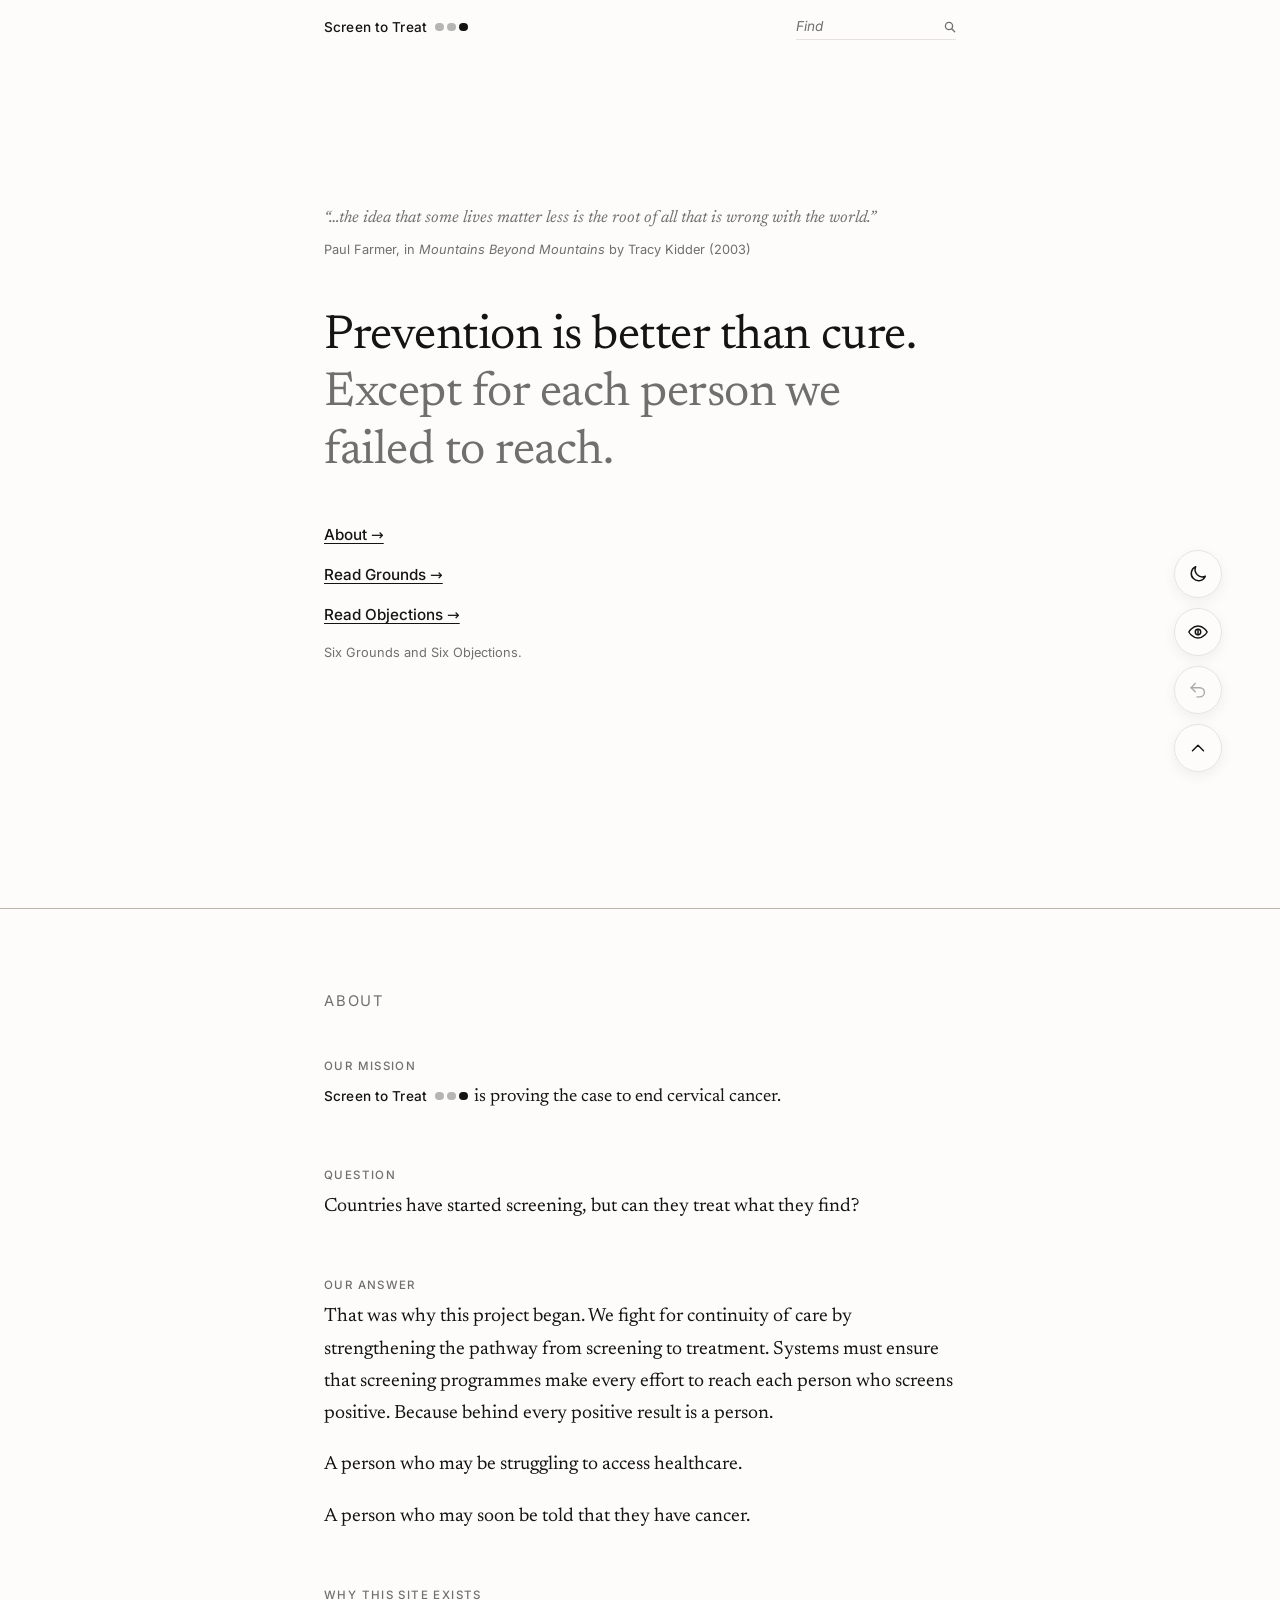
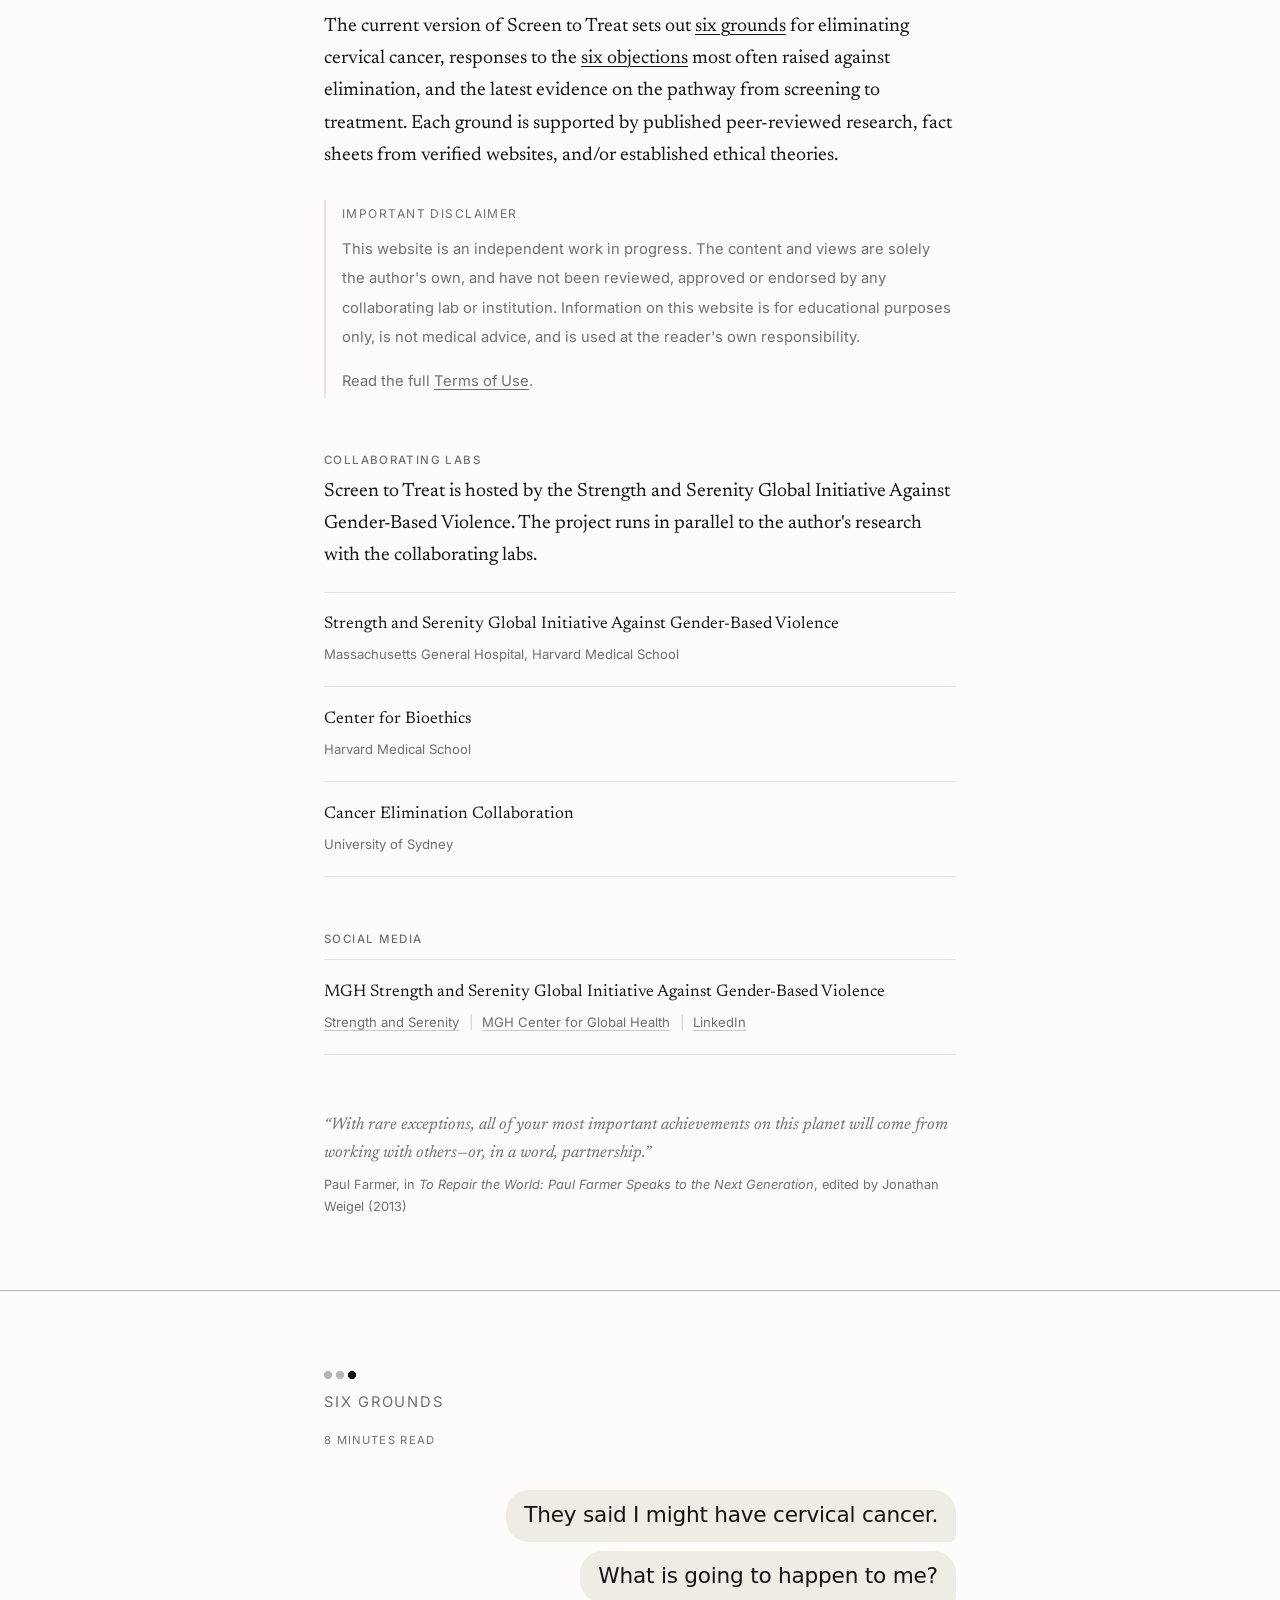
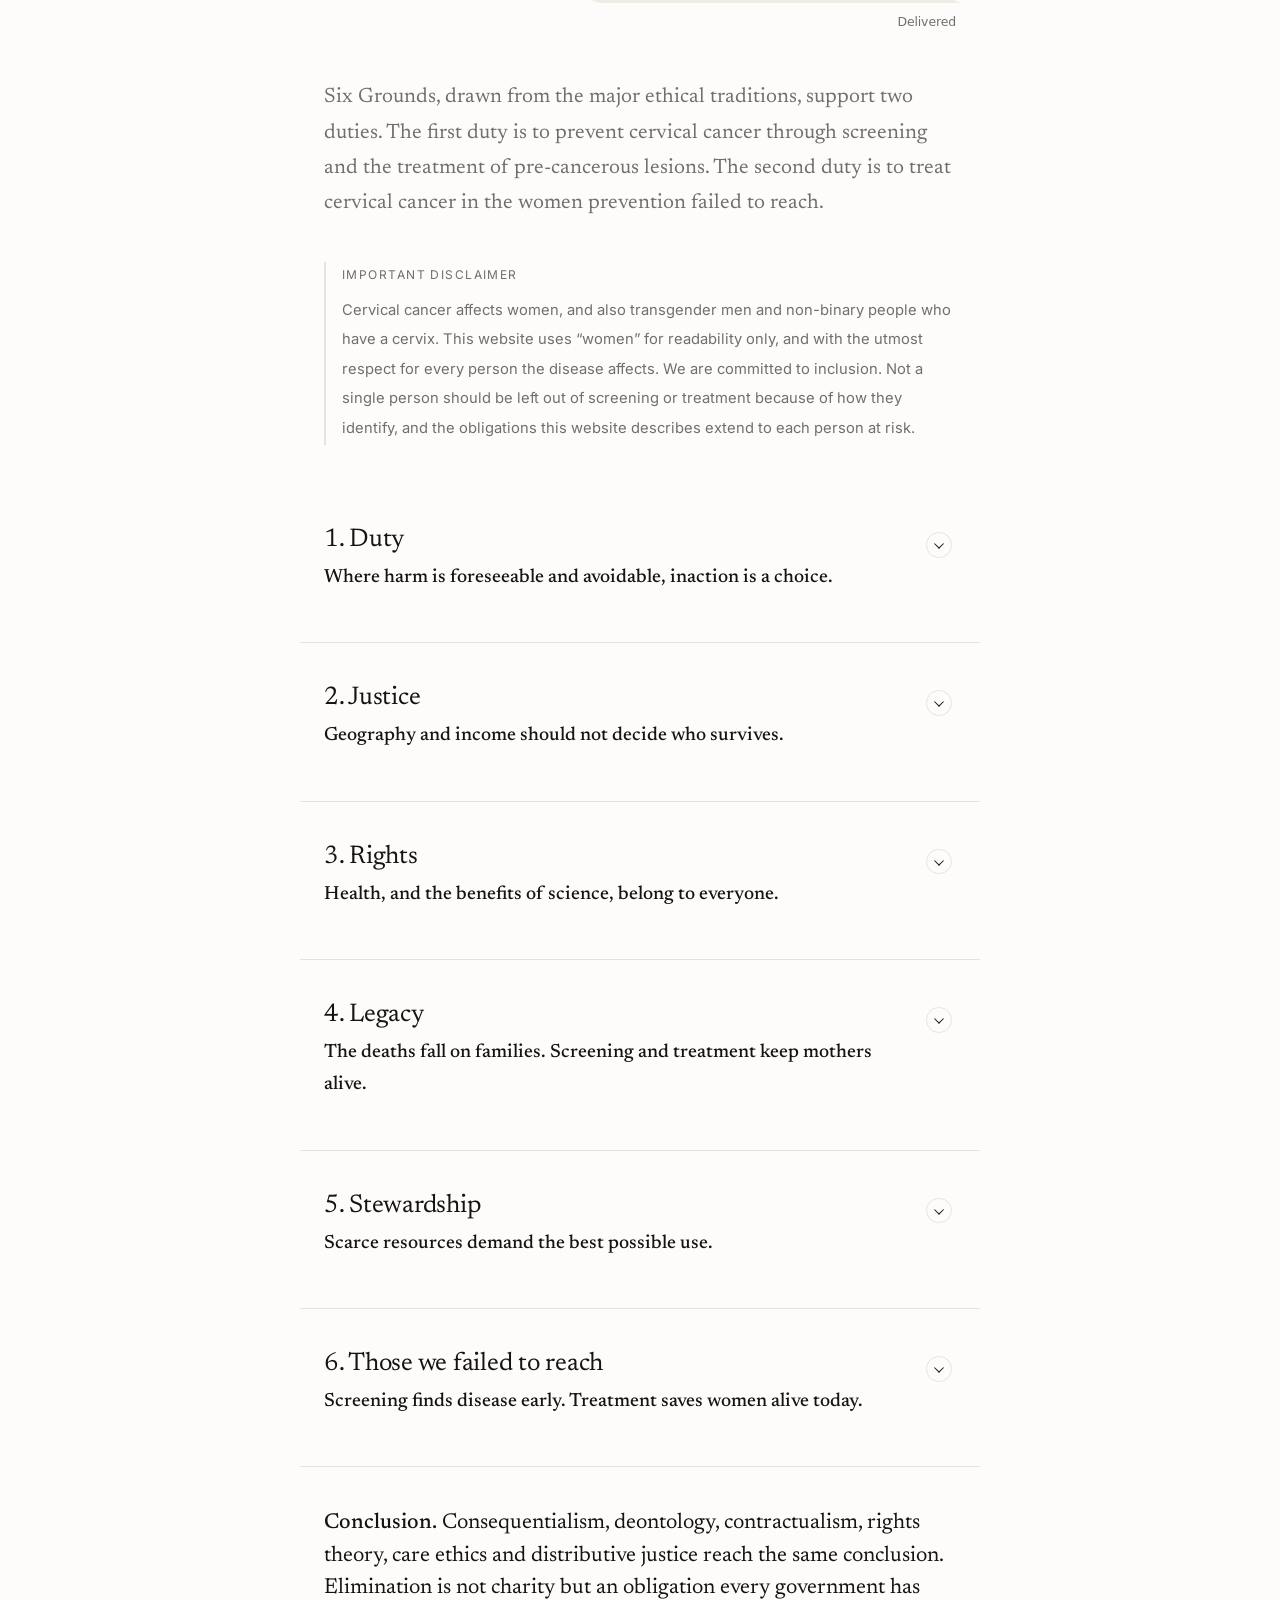
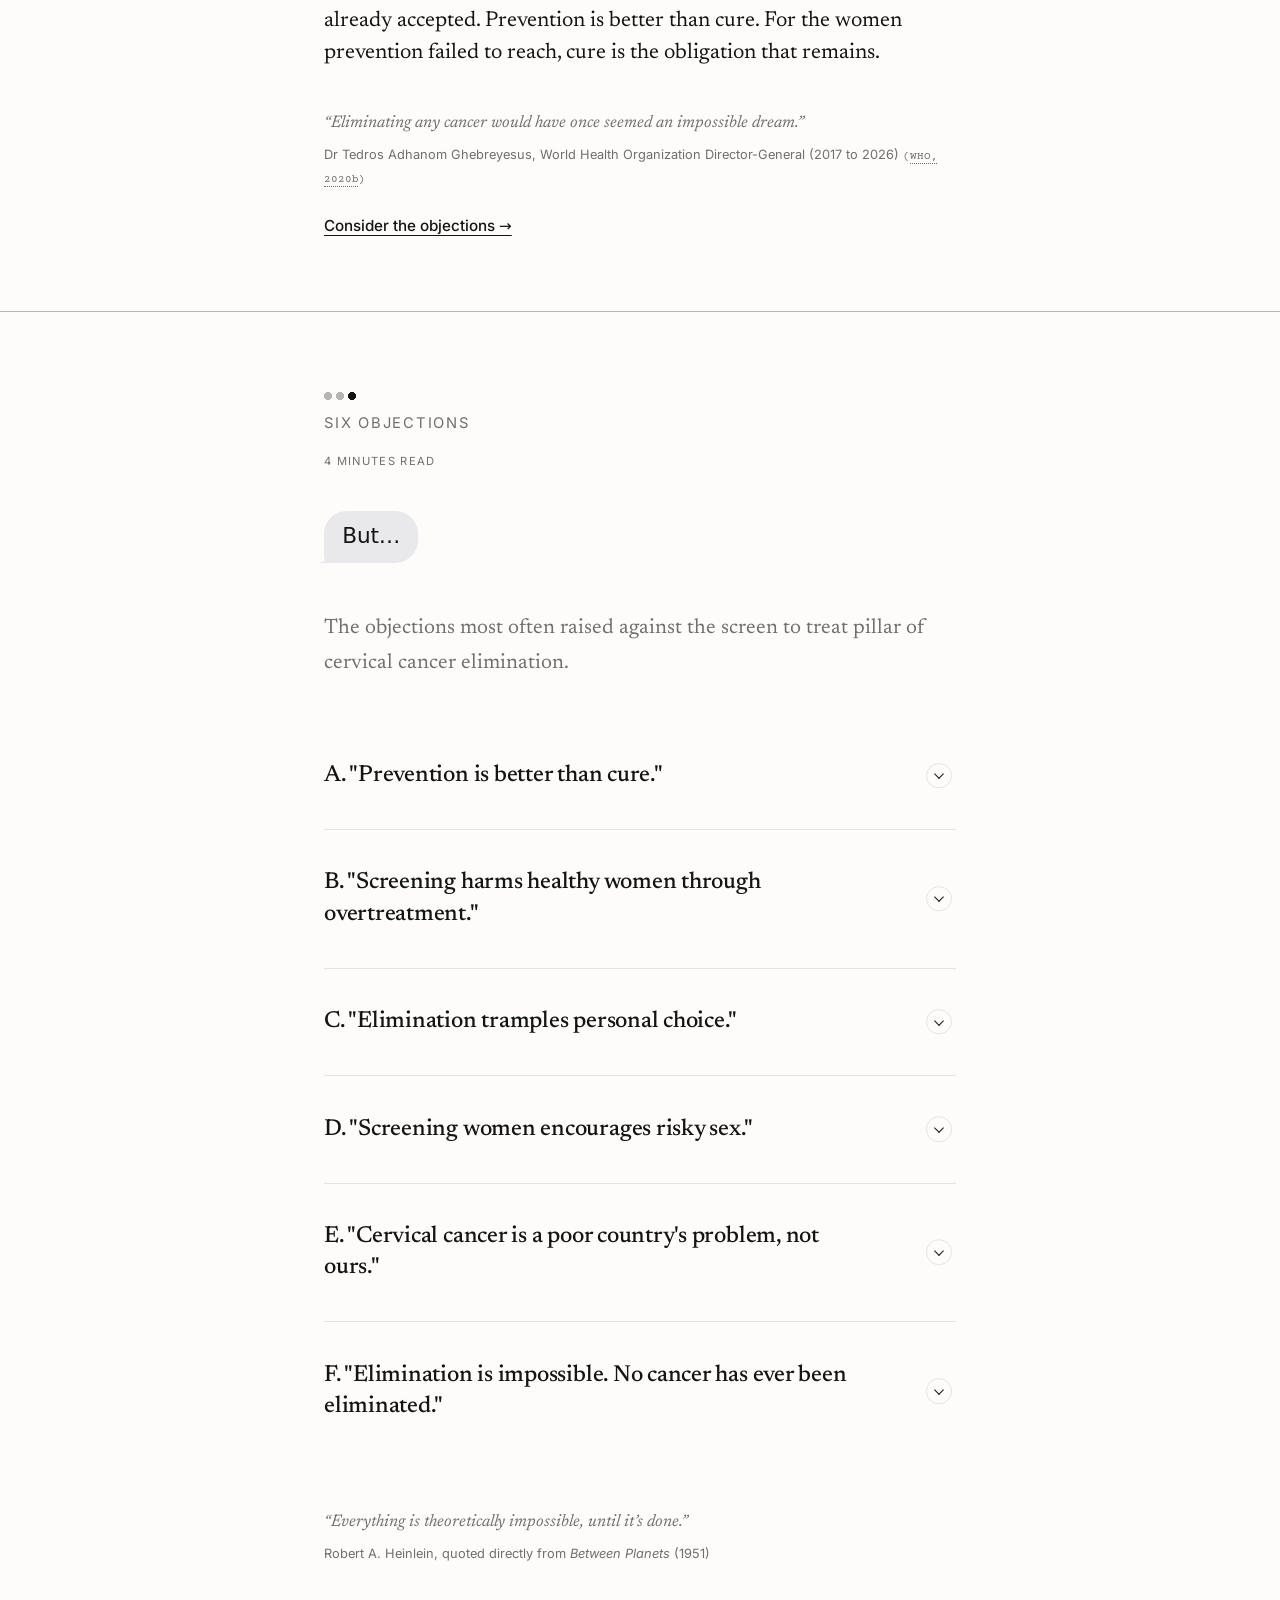
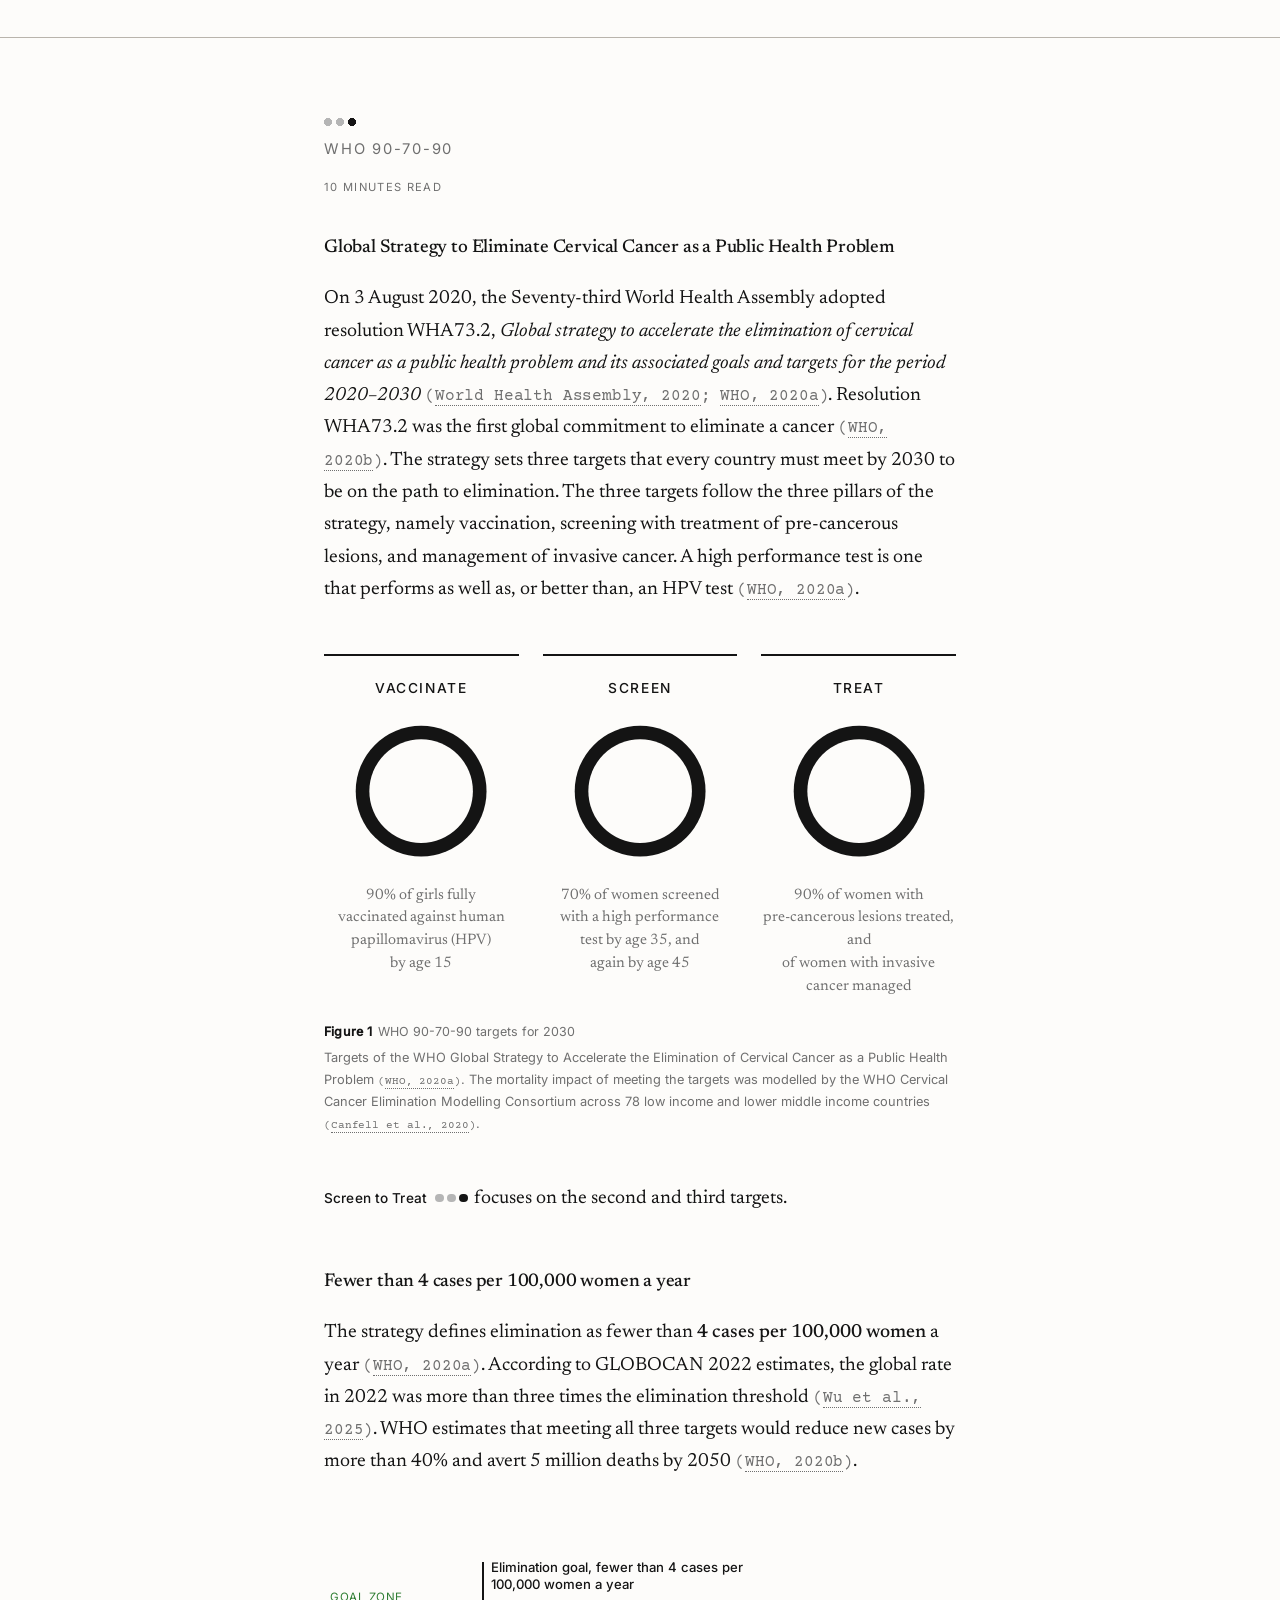
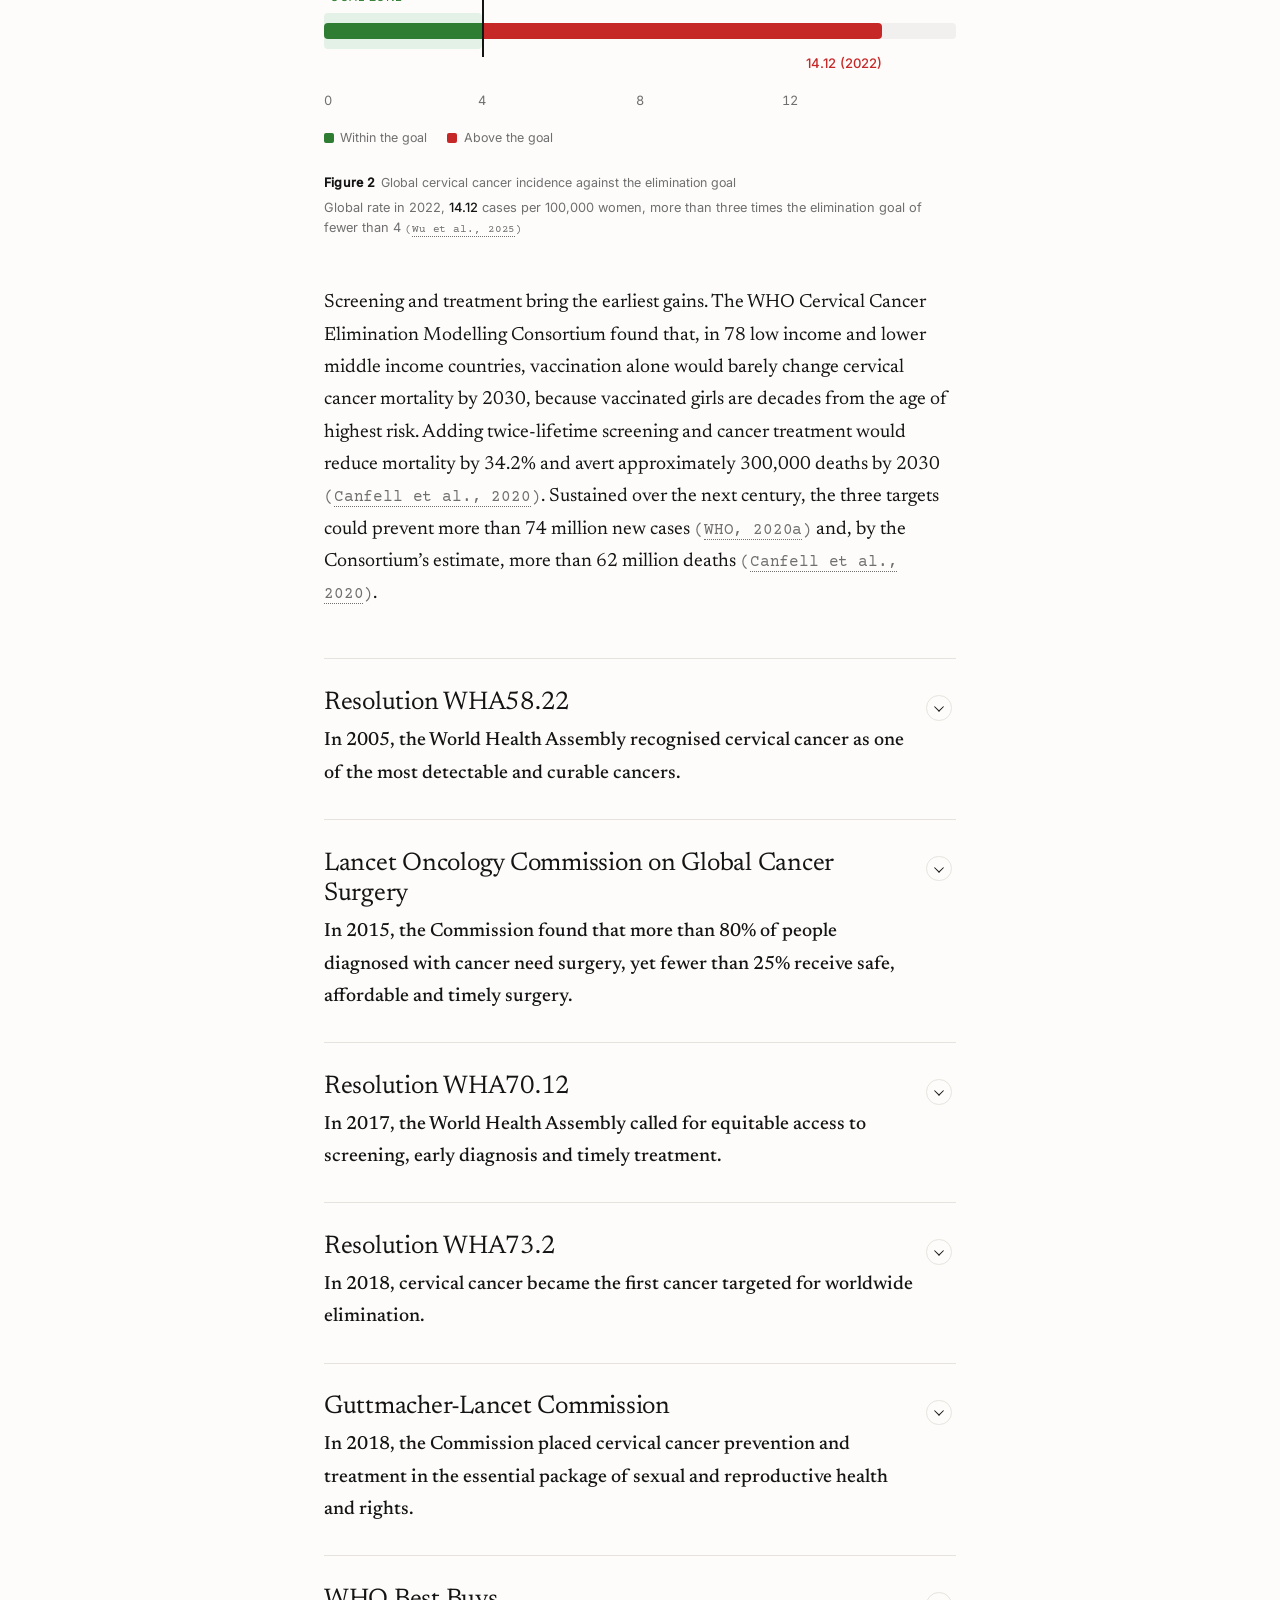
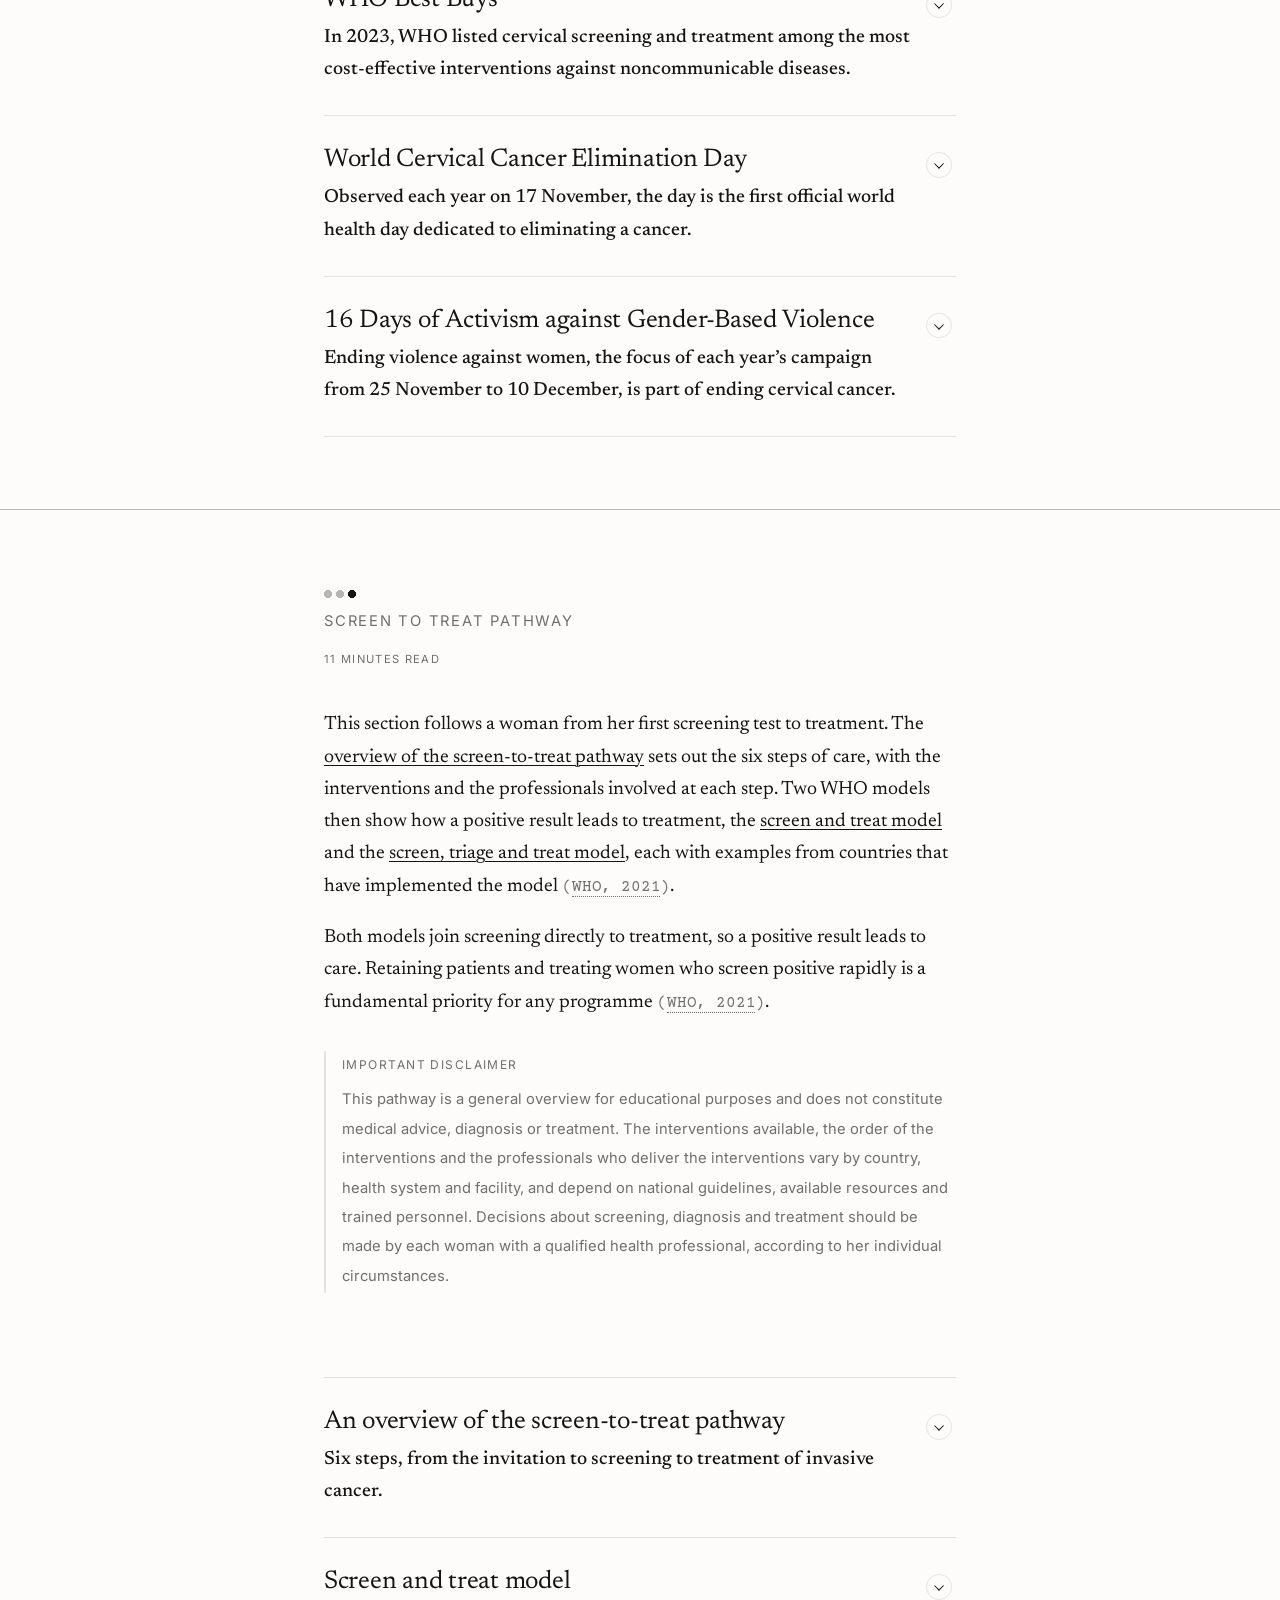
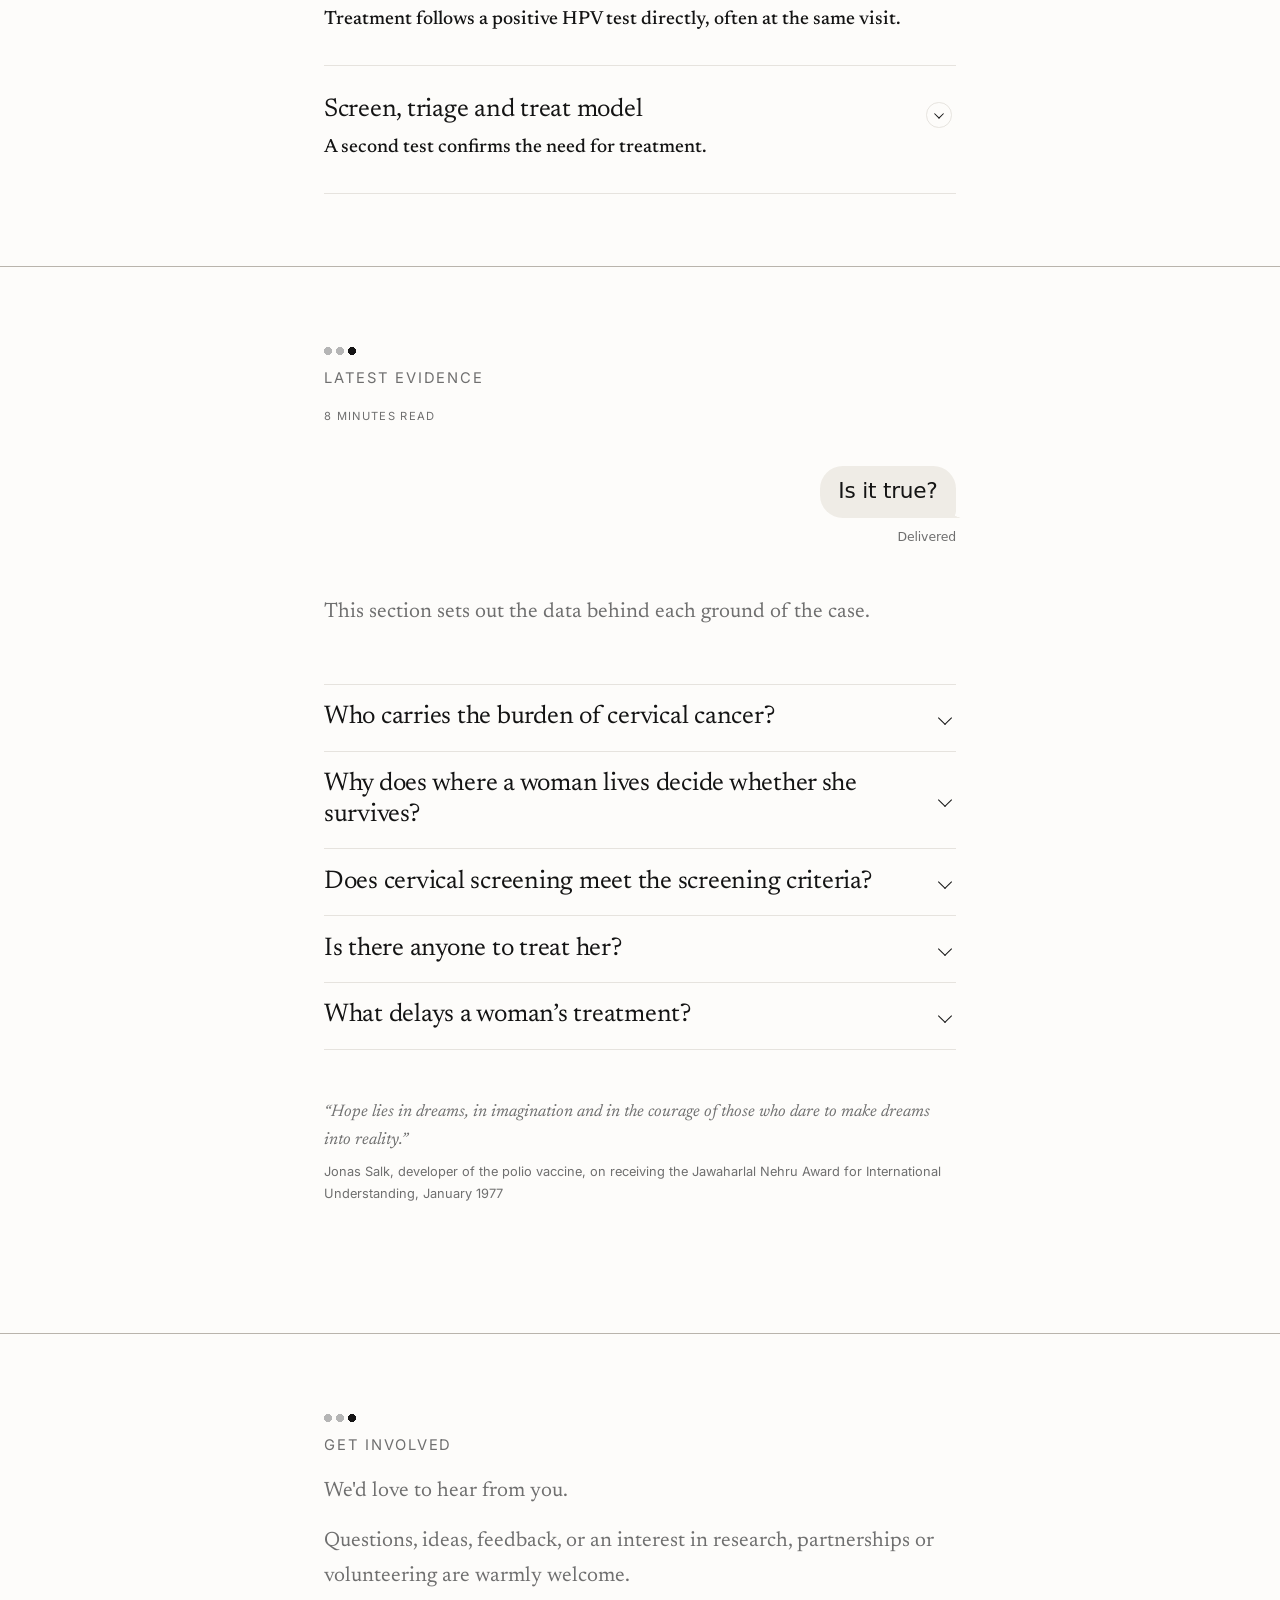
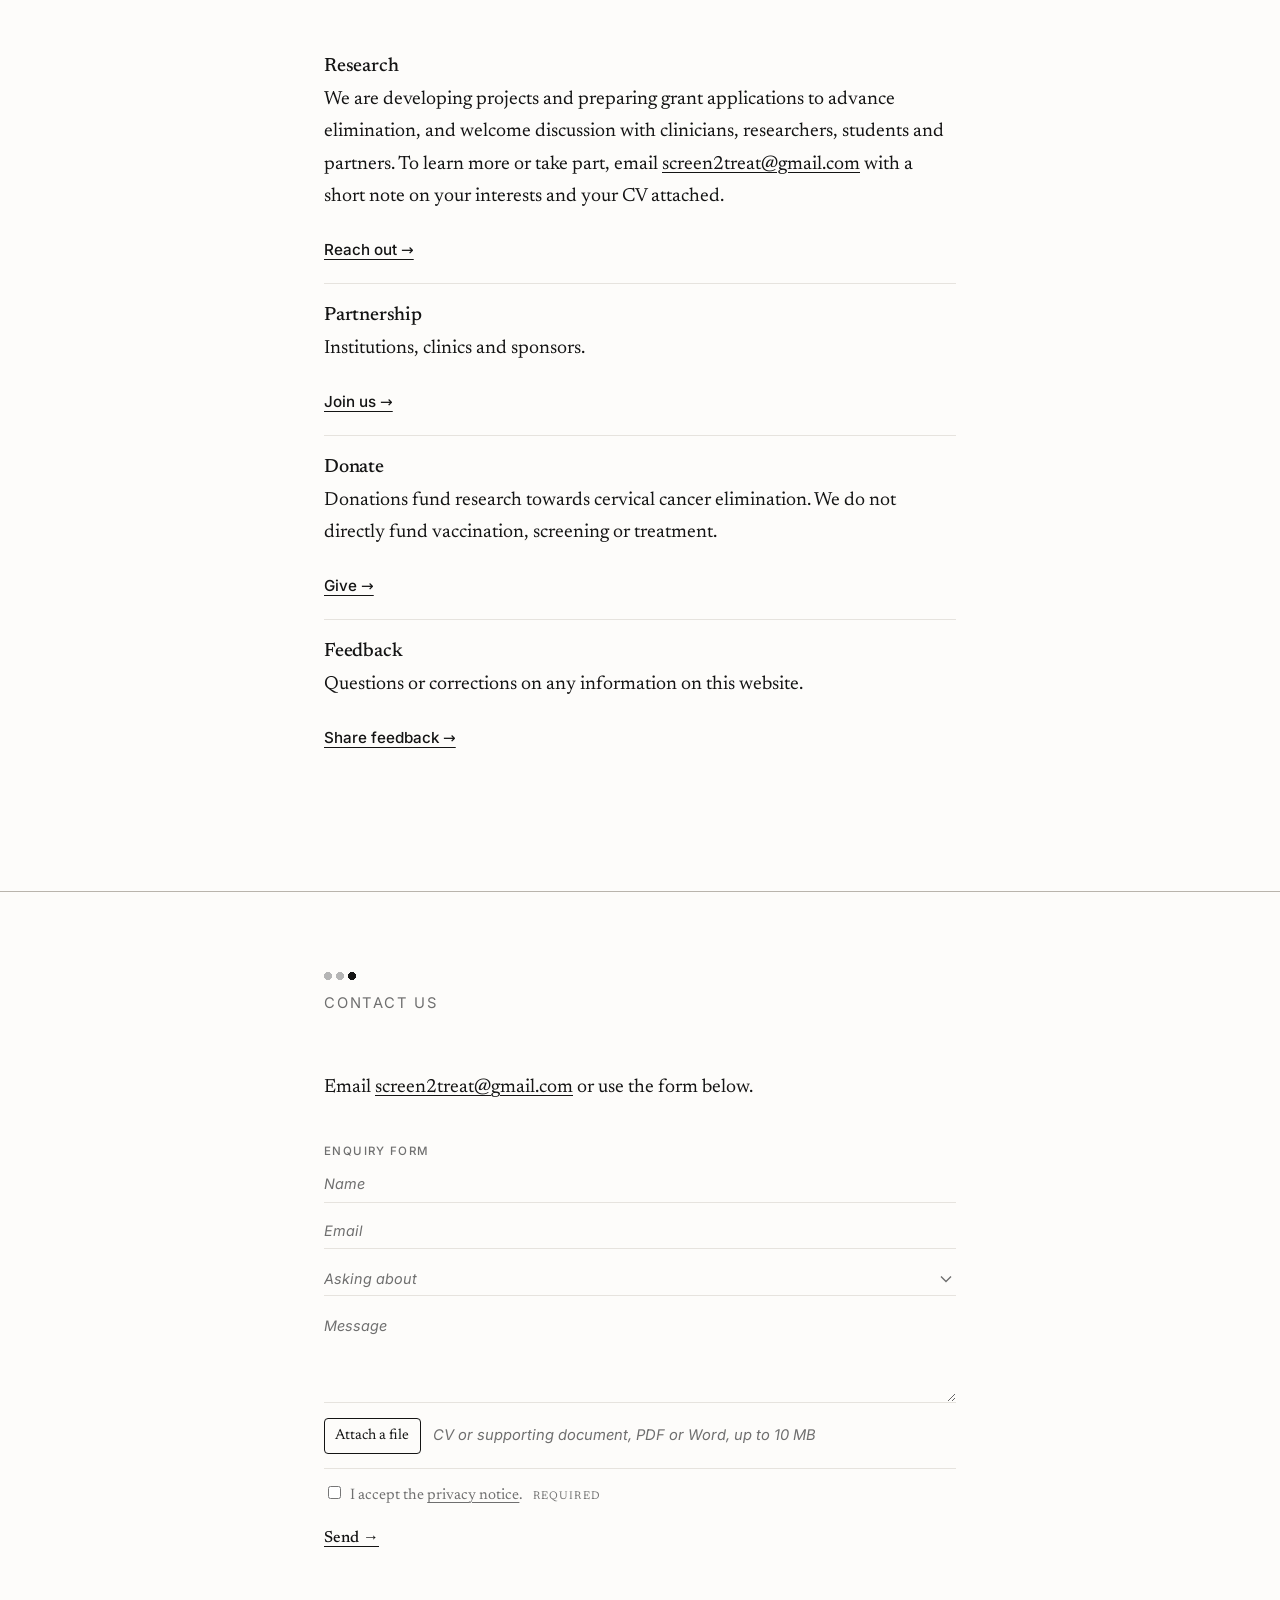
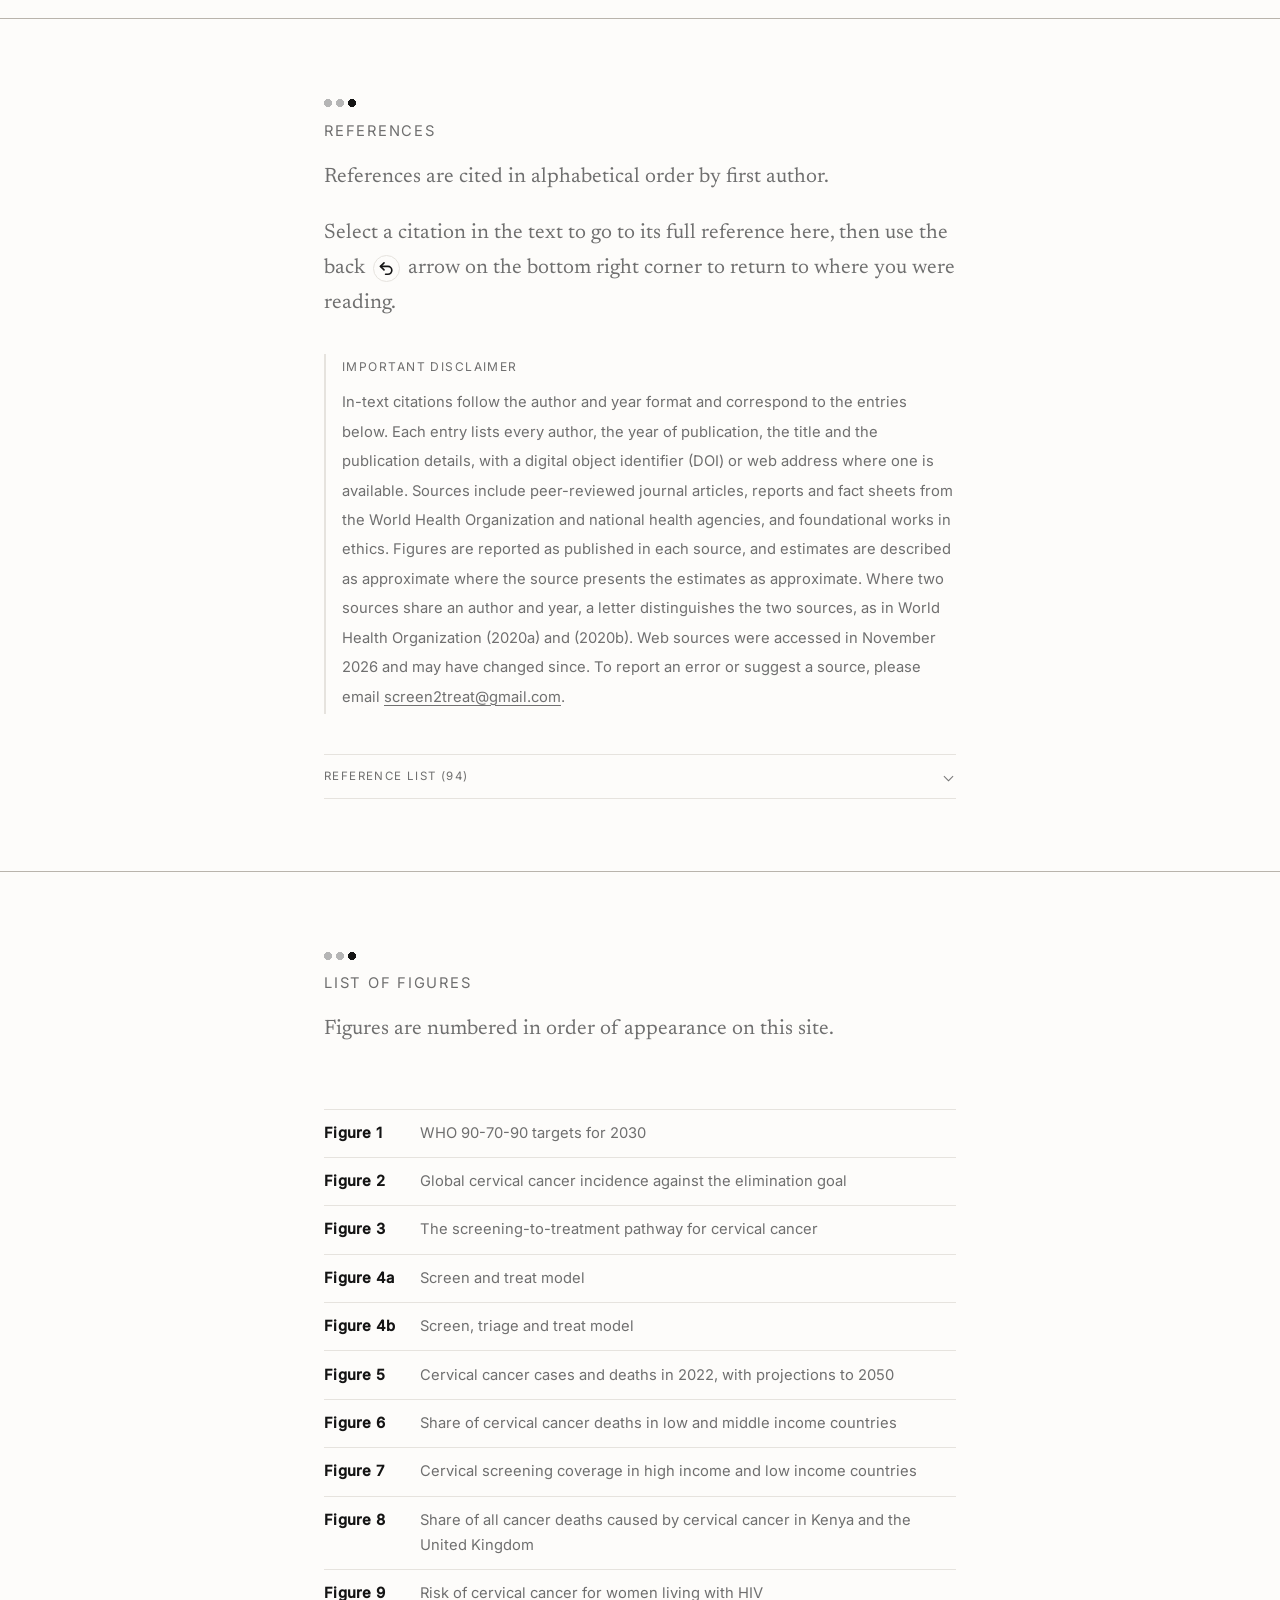
<file: index.html>
<!DOCTYPE html>
<html lang="en">
<head>
  <meta charset="utf-8">
  <meta name="viewport" content="width=device-width, initial-scale=1">
  <link rel="icon" href="assets/favicon.svg" type="image/svg+xml">
  <title>Screen to Treat | The ethical case for eliminating cervical cancer</title>
  <meta name="description" content="The ethical case for eliminating cervical cancer.">
  <meta property="og:type" content="website">
  <meta property="og:site_name" content="Screen to Treat">
  <meta property="og:title" content="Screen to Treat | The ethical case for eliminating cervical cancer">
  <meta property="og:description" content="Prevention is better than cure. Except for each person we failed to reach.">
  <meta property="og:url" content="https://dawnp0h.github.io/screen2treat/">
  <meta property="og:image" content="https://dawnp0h.github.io/screen2treat/assets/og-image.png">
  <meta property="og:image:width" content="1200">
  <meta property="og:image:height" content="630">
  <meta property="og:image:alt" content="Screen to Treat logo with the line Prevention is better than cure. Except for each person we failed to reach.">
  <meta name="twitter:card" content="summary_large_image">
  <link rel="stylesheet" href="assets/css/style.css?v=2611281741">
  <script>try{var t=localStorage.getItem("s2t-theme"),c=localStorage.getItem("s2t-palette");if(t==="dark")document.documentElement.setAttribute("data-theme","dark");if(c==="cvd")document.documentElement.setAttribute("data-palette","cvd");}catch(e){}</script>
</head>
<body>
  <a class="skip-link" href="#main">Skip to content</a>
  <div data-include="header"></div>

  <main id="main">
    <div class="page-block" id="home">
    <section class="home">
      <div class="container">
        <blockquote class="epigraph">
          “…the idea that some lives matter less is the root of all that is wrong with the world.”
          <cite>Paul Farmer, in <em>Mountains Beyond Mountains</em> by Tracy Kidder (2003)</cite>
        </blockquote>

        <h1 class="statement">
          <span>Prevention is better than cure.</span>
          <span class="quiet">Except for each person we failed to reach.</span>
        </h1>

        <p class="cta">
          <a class="cta-about" href="#about">About →</a>
          <a href="#the-case">Read Grounds →</a>
          <a href="#objections">Read Objections →</a>
          <small>Six Grounds and Six Objections.</small>
        </p>
      </div>
    </section>
    </div>

    <div class="page-block" id="about">
    <section class="page-header">
      <div class="container">
        <p class="eyebrow">About</p>
        <h1 class="privacy-h about-h">Our Mission</h1>
        <p class="about-answer"><span class="logo inline-logo">Screen to Treat<span class="logo-dots" aria-hidden="true"><i></i><i></i><i></i></span></span> is proving the case to end cervical cancer.</p>
      </div>
    </section>

    <section class="section">
      <div class="container">
        <h3 class="privacy-h">Question</h3>
        <p>Countries have started screening, but can they treat what they find?</p>
        <h3 class="privacy-h">Our Answer</h3>
        <p>That was why this project began. We fight for continuity of care by strengthening the pathway from screening to treatment. Systems must ensure that screening programmes make every effort to reach each person who screens positive. Because behind every positive result is a person.</p>
        <p>A person who may be struggling to access healthcare. </p>
        <p></p>A person who may soon be told that they have cancer.</p>
        <h3 class="privacy-h">Why This Site Exists</h3>
        <p>The current version of Screen to Treat sets out <a href="#the-case">six grounds</a> for eliminating cervical cancer, responses to the <a href="#objections">six objections</a> most often raised against elimination, and the latest evidence on the pathway from screening to treatment. Each ground is supported by published peer-reviewed research, fact sheets from verified websites, and/or established ethical theories.</p>
        <p class="scope-note labs-note"><span class="theory-name">Important disclaimer</span>This website is an independent work in progress. The content and views are solely the author's own, and have not been reviewed, approved or endorsed by any collaborating lab or institution. Information on this website is for educational purposes only, is not medical advice, and is used at the reader's own responsibility.<span class="terms-line">Read the full <a href="#terms">Terms of Use</a>.</span></p>
        <h3 class="privacy-h">Collaborating Labs</h3>
        <p>Screen to Treat is hosted by the Strength and Serenity Global Initiative Against Gender-Based Violence. The project runs in parallel to the author's research with the collaborating labs.</p>
        <ul class="labs">
          <li><span class="lab-name">Strength and Serenity Global Initiative Against Gender-Based Violence</span><span class="lab-home">Massachusetts General Hospital, Harvard Medical School</span></li>
          <li><span class="lab-name">Center for Bioethics</span><span class="lab-home">Harvard Medical School</span></li>
          <li><span class="lab-name">Cancer Elimination Collaboration</span><span class="lab-home">University of Sydney</span></li>
        </ul>
        <h3 class="privacy-h">Social Media</h3>
        <ul class="labs works">
          <li><span class="lab-name">MGH Strength and Serenity Global Initiative Against Gender-Based Violence</span><span class="lab-home lab-links"><a href="https://strengthandserenity.org/" target="_blank" rel="noopener">Strength and Serenity</a> <span aria-hidden="true">|</span> <a href="https://globalhealth.massgeneral.org/ourwork-items/gbv/" target="_blank" rel="noopener">MGH Center for Global Health</a> <span aria-hidden="true">|</span> <a href="https://www.linkedin.com/company/111606755/" target="_blank" rel="noopener">LinkedIn</a></span></li>
        </ul>
        <blockquote class="epigraph conclusion-quote about-quote">
          “With rare exceptions, all of your most important achievements on this planet will come from working with others—or, in a word, partnership.”
          <cite>Paul Farmer, in <em>To Repair the World: Paul Farmer Speaks to the Next Generation</em>, edited by Jonathan Weigel (2013)</cite>
        </blockquote>
      </div>
    </section>
    </div>

    <div class="page-block" id="the-case">
    <section class="page-header cervical">
      <div class="container">
        <p class="eyebrow">Six Grounds</p>
        <h1 class="chat"><span class="bubble">They said I might have cervical cancer.</span> <span class="bubble">What is going to happen to&nbsp;me?</span></h1>
        <p class="chat-seen">Seen yesterday</p>
        <p class="lead">Six Grounds, drawn from the major ethical traditions, support two duties. The first duty is to prevent cervical cancer through screening and the treatment of pre-cancerous lesions. The second duty is to treat cervical cancer in the women prevention failed to reach.</p>
        <p class="scope-note"><span class="theory-name">Important disclaimer</span>Cervical cancer affects women, and also transgender men and non-binary people who have a cervix. This website uses “women” for readability only, and with the utmost respect for every person the disease affects. We are committed to inclusion. Not a single person should be left out of screening or treatment because of how they identify, and the obligations this website describes extend to each person at risk.</p>
      </div>
    </section>

    <section class="section" id="duty">
      <div class="container">
        <details class="ground" data-ground="duty">
          <summary><h2>1. Duty</h2><p class="ground-lead"><strong>Where harm is foreseeable and avoidable, inaction is a choice.</strong></p><span class="ground-toggle" aria-hidden="true"></span></summary>
          <div class="ground-body">
        <p>Persistent HPV infection is a necessary cause of cervical cancer, and Walboomers and colleagues detected HPV in 99.7% of cervical carcinomas <span class="cite">(Walboomers et al., 1999)</span>. Persistent infection takes 15 to 20 years to develop into cancer <span class="cite">(WHO, 2024a)</span>. The interval of 15 to 20 years offers two points of rescue, namely screening every 5 to 10 years from age 30, and treatment of pre-cancerous lesions <span class="cite">(WHO, 2025a)</span>. Goldie and colleagues at the Harvard School of Public Health estimated that a single screen at age 35, linked to treatment, reduces lifetime cervical cancer risk by approximately 25 to 36% <span class="cite">(Goldie et al., 2005)</span>.</p>
        <p class="theory"><span class="theory-name">Principle of rescue · Principlism</span>Singer argues that a person able to prevent serious harm, without sacrificing anything of comparable moral importance, is obliged to act <span class="cite">(Singer, 1972)</span>. Principlism calls the same duties beneficence and nonmaleficence <span class="cite">(Beauchamp and Childress, 2019)</span>. Cervical cancer meets Singer's test. The harm is death, and the sacrifice is a screening test and an outpatient treatment.</p>
          </div>
        </details>
      </div>
    </section>

    <section class="section" id="justice">
      <div class="container">
        <details class="ground" data-ground="justice">
          <summary><h2>2. Justice</h2><p class="ground-lead"><strong>Geography and income should not decide who survives.</strong></p><span class="ground-toggle" aria-hidden="true"></span></summary>
          <div class="ground-body">
        <p>GLOBOCAN 2022 estimates from the International Agency for Research on Cancer record 348,709 deaths from cervical cancer in 2022 <span class="cite">(Wu et al., 2025)</span>, and WHO estimates that approximately 94% of the women who died lived in low and middle income countries <span class="cite">(WHO, 2025a)</span>. A review of screening coverage in 202 countries and territories by Bruni and colleagues found that, among women aged 30 to 49, 84% in high income countries have ever been screened, against 9% in lower middle income and 11% in low income countries <span class="cite">(Bruni et al., 2022)</span>. World Economic Forum figures show that in Kenya, cervical cancer causes 12% of all cancer deaths, compared with 0.64% in the United Kingdom <span class="cite">(World Economic Forum, 2024)</span>. Stelzle and colleagues estimate that women living with HIV face six times the risk <span class="cite">(Stelzle et al., 2021)</span>. Because cervical cancer follows disadvantage so closely, the persistence of cervical cancer is an injustice, not a misfortune.</p>
        <p class="theory"><span class="theory-name">Rawlsian justice</span>Rawls holds that social and economic inequalities are just only when the inequalities benefit the least advantaged <span class="cite">(Rawls, 1971)</span>. Daniels extends Rawls to health. Disease curtails fair equality of opportunity, so a just society must protect every member against preventable disease <span class="cite">(Daniels, 2008)</span>. A cancer that kills the poorest women at the highest rates fails Rawls's and Daniels's tests alike.</p>
          </div>
        </details>
      </div>
    </section>

    <section class="section" id="rights">
      <div class="container">
        <details class="ground" data-ground="rights">
          <summary><h2>3. Rights</h2><p class="ground-lead"><strong>Health, and the benefits of science, belong to everyone.</strong></p><span class="ground-toggle" aria-hidden="true"></span></summary>
          <div class="ground-body">
        <p>Article 25 of the Universal Declaration of Human Rights recognises the right of everyone to a standard of living adequate for health, including medical care, and Article 27 the right to share in scientific advancement and the resulting benefits <span class="cite">(United Nations, 1948)</span>. Article 12 of the International Covenant on Economic, Social and Cultural Rights recognises the right of everyone to the highest attainable standard of physical and mental health, and Article 15 recognises the right to enjoy the benefits of scientific progress <span class="cite">(United Nations, 1966)</span>. Article 12 of the Convention on the Elimination of All Forms of Discrimination against Women requires states to eliminate discrimination against women in health care and to ensure equal access to health services <span class="cite">(United Nations, 1979)</span>. Article 24 of the Convention on the Rights of the Child recognises the right of every child to the highest attainable standard of health and requires states to develop preventive health care <span class="cite">(United Nations, 1989)</span>.</p>
        <p>The Declaration of Alma-Ata affirmed health as a fundamental human right and called for health for all <span class="cite">(WHO and UNICEF, 1978)</span>. Withholding proven screening and treatment because of price, distance or neglect denies the right to health. In August 2020, through World Health Assembly resolution WHA73.2, 194 countries committed to eliminating cervical cancer, the first such pledge for any cancer <span class="cite">(World Health Assembly, 2020; WHO, 2020b)</span>, so the obligation is now each government's own commitment.</p>
        <p>Research ethics carries the same obligation into the trials that built the evidence. The Belmont Report requires that the benefits and burdens of research be distributed justly <span class="cite">(National Commission for the Protection of Human Subjects of Biomedical and Behavioral Research, 1979)</span>. The Declaration of Helsinki requires researchers to consider how benefits, risks and burdens are distributed, because research takes place amid structural inequities <span class="cite">(World Medical Association, 2024)</span>. Women who bear the risks of research are owed access to what the research proves.</p>
        <p class="theory"><span class="theory-name">Kantian deontology · Human rights</span>Kant requires that every person be treated as an end, never merely as a means <span class="cite">(Kant, 1785)</span>. Withholding proven screening and treatment on grounds of cost or distance treats a woman's life as a cost to be weighed, not as an end in itself. These treaties and declarations convert Kant's duty into obligations that states have accepted.</p>
          </div>
        </details>
      </div>
    </section>

    <section class="section" id="legacy">
      <div class="container">
        <details class="ground" data-ground="legacy">
          <summary><h2>4. Legacy</h2><p class="ground-lead"><strong>The deaths fall on families. Screening and treatment keep mothers alive.</strong></p><span class="ground-toggle" aria-hidden="true"></span></summary>
          <div class="ground-body">
        <p>Guida and colleagues estimated that, of the 1,047,000 children newly orphaned by maternal cancer in 2020, 210,000, or 20%, lost their mother to cervical cancer <span class="cite">(Guida et al., 2022)</span>. Screening a woman and treating what is found protects her, and protects the families and communities that depend on her.</p>
        <p class="theory"><span class="theory-name">Ethics of care · Capabilities approach</span>Care ethics grounds moral obligation in relationships of dependence <span class="cite">(Held, 2006)</span>. The capabilities approach counts life and bodily health among the central capabilities every just society must secure <span class="cite">(Nussbaum, 2011)</span>. A mother's death removes the care on which a child depends, narrows each child's own capabilities, and takes a worker, carer and citizen from her community.</p>
          </div>
        </details>
      </div>
    </section>

    <section class="section" id="stewardship">
      <div class="container">
        <details class="ground" data-ground="stewardship">
          <summary><h2>5. Stewardship</h2><p class="ground-lead"><strong>Scarce resources demand the best possible use.</strong></p><span class="ground-toggle" aria-hidden="true"></span></summary>
          <div class="ground-body">
        <p>Screening once at age 35, linked to treatment, costs less than US$500 per year of life saved in India, Kenya, Peru, South Africa and Thailand <span class="cite">(Goldie et al., 2005)</span>. Modelling by Simms and colleagues for the 2021 WHO screening guidelines found that, across 78 low income and lower middle income countries, primary HPV screening every 5 years is the most effective and cost-effective screening option, reducing cervical cancer mortality by 63% to 67% at 70% coverage <span class="cite">(Simms et al., 2023)</span>. Delay does not save money. Without change, Wu and colleagues project that cases will rise by 56.8%, and deaths by 80.7%, by 2050 <span class="cite">(Wu et al., 2025)</span>. Screening is the prudent choice, and treatment for women already ill is the necessary partner of screening.</p>
        <p class="theory"><span class="theory-name">Utilitarianism</span>Utilitarianism judges an action by the total welfare the action produces <span class="cite">(Mill, 1863)</span>. Screening linked to treatment, at less than US$500 per year of life saved <span class="cite">(Goldie et al., 2005)</span>, and primary HPV screening as the most cost-effective screening option in low income and lower middle income countries <span class="cite">(Simms et al., 2023)</span>, maximise welfare on utilitarian terms.</p>
          </div>
        </details>
      </div>
    </section>

    <section class="section" id="treatment">
      <div class="container">
        <details class="ground" data-ground="treatment">
          <summary><h2>6. Those we failed to reach</h2><p class="ground-lead"><strong>Screening finds disease early. Treatment saves women alive today.</strong></p><span class="ground-toggle" aria-hidden="true"></span></summary>
          <div class="ground-body">
        <p>Screening without treatment saves no one. The WHO Cervical Cancer Elimination Modelling Consortium estimated that, in 78 low and lower middle income countries, twice lifetime screening with cancer treatment would avert approximately 300,000 deaths by 2030. The cancer treatment modelled by the Consortium is surgery, radiotherapy and chemotherapy <span class="cite">(Canfell et al., 2020)</span>. Women beyond cure are owed palliative care. The Global Task Force on Expanded Access to Cancer Care and Control in Developing Countries estimated cancer case fatality at approximately 75% in low income countries, against 46% in high income countries <span class="cite">(Farmer et al., 2010)</span>. See <a href="#capacity">treatment capacity</a>.</p>
        <p>Resource allocation that expands screening without matching investment in treatment risks violating each woman's claim to justice. The third WHO target, 90% of women with pre-cancerous lesions treated and 90% of women with invasive cancer managed, makes treatment part of elimination itself <span class="cite">(WHO, 2020b)</span>.</p>
        <p>The third Wilson and Jungner criterion requires facilities for diagnosis and treatment to be available <span class="cite">(Wilson and Jungner, 1968)</span>. A screening programme without treatment therefore fails the classic test of screening itself. See <a href="#screening">the screening criteria</a>. WHO's screen and treat model closes the gap by linking a positive test directly to treatment. See <a href="#response">the screen-to-treatment pathway</a>.</p>
        <p class="theory"><span class="theory-name">Four principles</span>Gillon's four principles of respect for autonomy, beneficence, nonmaleficence and justice ask whether each woman is treated as a full moral agent, entitled to treatment and not merely to a diagnosis <span class="cite">(Gillon, 1994)</span>.</p>
        <p class="theory"><span class="theory-name">Deontology and consequentialism</span>Broad distinguishes deontological duty from consequentialist evaluation <span class="cite">(Broad, 2014)</span>. A health system that screens but cannot treat may satisfy a procedural duty to offer testing, yet fail the consequentialist standard of improved outcomes. A health system without treatment exposes women to the harms of a positive result with no pathway to care.</p>
        <p class="theory"><span class="theory-name">Distributive justice</span>Roemer distinguishes equality of resources from equality of opportunity, and argues that justice requires compensation for circumstances beyond individual control, such as geography and income <span class="cite">(Roemer, 1996)</span>. Cook and Hegtvedt distinguish equity from equality <span class="cite">(Cook and Hegtvedt, 1983)</span>. Equal provision of screening is not equitable when treatment capacity is distributed unevenly, because equity requires resources to follow need, not uniform input.</p>
          </div>
        </details>
      </div>
    </section>

    <section class="section">
      <div class="container">
        <div class="callout">
          <strong>Conclusion.</strong> Consequentialism, deontology, contractualism, rights theory, care ethics and distributive justice reach the same conclusion. Elimination is not charity but an obligation every government has already accepted. Prevention is better than cure. For the women prevention failed to reach, cure is the obligation that remains.
        </div>
        <blockquote class="epigraph conclusion-quote">
          “Eliminating any cancer would have once seemed an impossible dream.”
          <cite>Dr Tedros Adhanom Ghebreyesus, World Health Organization Director-General (2017 to 2026) <span class="cite">(WHO, 2020b)</span></cite>
        </blockquote>
        <div class="btn-row"><a class="btn" href="#objections">Consider the objections</a></div>
      </div>
    </section>
    </div>

    <div class="page-block" id="objections">
    <section class="page-header cervical">
      <div class="container">
        <p class="eyebrow">Six Objections</p>
        <h1 class="chat chat-in"><span class="bubble">But…</span></h1>
        <p class="lead">The objections most often raised against the screen to treat pillar of cervical cancer elimination.</p>
      </div>
    </section>

    <section class="section">
      <div class="container">
        <div class="grid">
          <article class="card">
            <details class="ground objection" data-ground="objection-vaccination-alone"><summary><h3>A. "Prevention is better than cure."</h3><span class="ground-toggle" aria-hidden="true"></span></summary><div class="ground-body">
            <p><strong><span class="brand">Screen to Treat</span> supports every vaccination effort without reservation.</strong> HPV vaccination is the first pillar of elimination, and no argument on this website opposes vaccination. The focus of <span class="brand">Screen to Treat</span>, and of the argument below, is to strengthen the pathway from screening to treatment.</p>
            <p>The 90, 70, 90 targets cover the full continuum of cervical cancer prevention, from HPV vaccination, through screening and treatment of pre-cancerous lesions, to management of invasive cancer <span class="cite">(WHO, 2020a)</span>. Vaccination is primary prevention. Screening and treatment of pre-cancerous lesions are secondary prevention, because treating a pre-cancerous lesion stops cancer from developing. In the context of cervical cancer elimination, prevention therefore includes treatment.</p>
            <p>Vaccination protects girls before infection but cannot help women already infected or ill. The effect of vaccination on cancer rates will take decades to appear, so for women already infected, screening and treatment are what save lives now <span class="cite">(Grulich et al., 2025)</span>. The WHO Cervical Cancer Elimination Modelling Consortium estimated that, in 78 low and lower middle income countries, vaccination alone would reduce cervical cancer mortality by 0.1% by 2030, whereas adding twice lifetime screening and treatment would reduce mortality by 34.2% and avert 300,000 deaths <span class="cite">(Canfell et al., 2020)</span>. Elimination depends on each subsequent step. Vaccination prevents infection, screening finds the disease vaccination did not prevent, and treatment cures what screening finds. Nor is treatment a poor investment. WHO estimates that every dollar invested in vaccination, screening and treatment returns US$3.20, or US$26 counting wider health benefits <span class="cite">(WHO, 2020b)</span>. Modelling by Simms and colleagues for the 2021 WHO screening guidelines found primary HPV screening every 5 years to be the most cost-effective screening option in low income and lower middle income countries <span class="cite">(Simms et al., 2023)</span>. Neglect only defers the cost of cervical cancer and increases the cost.</p>
          </div></details>
          </article>
          <article class="card">
            <details class="ground objection" data-ground="objection-overtreatment"><summary><h3>B. "Screening harms healthy women through overtreatment."</h3><span class="ground-toggle" aria-hidden="true"></span></summary><div class="ground-body">
            <p>Every intervention carries risk, and the remedy is quality, not abstention. Treating pre-cancerous lesions prevents progression to cancer <span class="cite">(WHO, 2025a)</span>. The burden of cervical cancer also falls where screening is scarcest. GLOBOCAN 2022 estimates place approximately 84% of new cases in countries below a very high Human Development Index <span class="cite">(Wu et al., 2025)</span>, and WHO estimates that approximately 94% of deaths occur in low and middle income countries <span class="cite">(WHO, 2025a)</span>, where, according to Bruni and colleagues, few women have ever been screened <span class="cite">(Bruni et al., 2022)</span>. The greater harm therefore lies with women never screened, not women overtreated. </p><p>See <a href="#screening">the Wilson and Jungner screening criteria</a>.</p>
          </div></details>
          </article>
          <article class="card">
            <details class="ground objection" data-ground="objection-personal-choice"><summary><h3>C. "Elimination tramples personal choice."</h3><span class="ground-toggle" aria-hidden="true"></span></summary><div class="ground-body">
            <p>Respect for autonomy requires informed, voluntary choice <span class="cite">(Beauchamp and Childress, 2019)</span>. Elimination demands access, not compulsion. The aim of elimination is that every woman can choose protection, and no woman is denied protection by geography or income.</p>
          </div></details>
          </article>
          <article class="card">
            <details class="ground objection" data-ground="objection-screening-behaviour"><summary><h3>D. "Screening women encourages risky sex."</h3><span class="ground-toggle" aria-hidden="true"></span></summary><div class="ground-body">
            <p>Screening detects disease early. A test result endorses no behaviour, any more than screening for breast or bowel cancer does. Withholding a test that saves lives in order to discourage a behaviour punishes women for an assumption.</p>
          </div></details>
          </article>
          <article class="card">
            <details class="ground objection" data-ground="objection-someone-else"><summary><h3>E. "Cervical cancer is a poor country's problem, not ours."</h3><span class="ground-toggle" aria-hidden="true"></span></summary><div class="ground-body">
            <p>Moral obligation does not depend on distance. World Economic Forum figures show that cervical cancer causes 12% of cancer deaths in Kenya, and 0.64% in the United Kingdom <span class="cite">(World Economic Forum, 2024)</span>. When a cure reaches some women and not others, the fault lies in how the cure is distributed.</p>
          </div></details>
          </article>
          <article class="card">
            <details class="ground objection" data-ground="objection-unrealistic"><summary><h3>F. "Elimination is impossible. No cancer has ever been eliminated."</h3><span class="ground-toggle" aria-hidden="true"></span></summary><div class="ground-body">
            <p>WHO defines elimination as fewer than 4 new cases per 100,000 women each year in every country, not zero cases. In August 2020, 194 countries committed to reaching the elimination threshold under World Health Assembly resolution WHA73.2 <span class="cite">(World Health Assembly, 2020; WHO, 2020b)</span>. As of 2025, 148 Member States had introduced HPV vaccination and at least 139 had routine cervical screening recommendations, according to the Global Burden of Disease study <span class="cite">(GBD 2023 Cervical Cancer Collaborators, 2026)</span>.</p>
            <div class="theory"><span class="theory-name">Example · Australia</span><p>In 2021, Australia recorded no cervical cancer in women under 25, a first since records began in 1982, and Australia is on course for elimination by 2035 <span class="cite">(Liotta, 2025)</span>. Modelling by Hall and colleagues at Cancer Council New South Wales projected incidence below 4 cases per 100,000 women by 2028 <span class="cite">(Hall et al., 2019)</span>. Australia replaced the Pap test with five-yearly HPV testing in 2017, and the 2028 projection depends on sustaining high screening participation <span class="cite">(Hall et al., 2019)</span>. Elimination, once begun, must be sustained.</p>
            </div>
          </div></details>
          </article>
        </div>
        <blockquote class="epigraph conclusion-quote">
          “Everything is theoretically impossible, until it’s done.”
          <cite>Robert A. Heinlein, quoted directly from <em>Between Planets</em> (1951)</cite>
        </blockquote>
      </div>
    </section>
    </div>

    <div class="page-block" id="path">
    <section class="page-header">
      <div class="container">
        <p class="eyebrow">WHO 90-70-90</p>
      </div>
    </section>

    <section class="section">
      <div class="container">
        <h3 class="tl-heading">Global Strategy to Eliminate Cervical Cancer as a Public Health Problem</h3>
        <p>On 3 August 2020, the Seventy-third World Health Assembly adopted resolution WHA73.2, <em>Global strategy to accelerate the elimination of cervical cancer as a public health problem and its associated goals and targets for the period 2020–2030</em> <span class="cite">(World Health Assembly, 2020; WHO, 2020a)</span>. Resolution WHA73.2 was the first global commitment to eliminate a cancer <span class="cite">(WHO, 2020b)</span>. The strategy sets three targets that every country must meet by 2030 to be on the path to elimination. The three targets follow the three pillars of the strategy, namely vaccination, screening with treatment of pre-cancerous lesions, and management of invasive cancer. A high performance test is one that performs as well as, or better than, an HPV test <span class="cite">(WHO, 2020a)</span>.</p>
        <ul class="target-row" aria-label="WHO 2030 targets, 90% vaccinated, 70% screened, 90% treated">
          <li title="Vaccinate, target 90%">
            <p class="target-step">Vaccinate</p>
            <div class="board" data-target="90" role="img" aria-label="Target 90%"><svg viewBox="0 0 200 200" aria-hidden="true"><g class="face"><circle class="t-red" cx="100" cy="100" r="96"/><circle class="t-bg" cx="100" cy="100" r="76"/></g><g class="bullg"><circle class="bull" cx="100" cy="100" r="54"/></g><g transform="translate(100 100) rotate(-45)"><g class="dart"><line class="dart-halo" x1="2" y1="0" x2="54" y2="0"/><line class="dart-body" x1="2" y1="0" x2="54" y2="0"/><path class="dart-fin" d="M42 0L60 -12L56 0L60 12Z"/></g></g></svg><span class="board-num" aria-hidden="true">90</span></div>
            <p>90% of girls fully<br>vaccinated against human<br>papillomavirus (HPV)<br>by age 15</p>
          </li>
          <li title="Screen, target 70%">
            <p class="target-step">Screen</p>
            <div class="board" data-target="70" role="img" aria-label="Target 70%"><svg viewBox="0 0 200 200" aria-hidden="true"><g class="face"><circle class="t-red" cx="100" cy="100" r="96"/><circle class="t-bg" cx="100" cy="100" r="76"/></g><g class="bullg"><circle class="bull" cx="100" cy="100" r="54"/></g><g transform="translate(100 100) rotate(-45)"><g class="dart"><line class="dart-halo" x1="2" y1="0" x2="54" y2="0"/><line class="dart-body" x1="2" y1="0" x2="54" y2="0"/><path class="dart-fin" d="M42 0L60 -12L56 0L60 12Z"/></g></g></svg><span class="board-num" aria-hidden="true">70</span></div>
            <p>70% of women screened<br>with a high performance<br>test by age 35, and<br>again by age 45</p>
          </li>
          <li title="Treat, target 90%">
            <p class="target-step">Treat</p>
            <div class="board" data-target="90" role="img" aria-label="Target 90%"><svg viewBox="0 0 200 200" aria-hidden="true"><g class="face"><circle class="t-red" cx="100" cy="100" r="96"/><circle class="t-bg" cx="100" cy="100" r="76"/></g><g class="bullg"><circle class="bull" cx="100" cy="100" r="54"/></g><g transform="translate(100 100) rotate(-45)"><g class="dart"><line class="dart-halo" x1="2" y1="0" x2="54" y2="0"/><line class="dart-body" x1="2" y1="0" x2="54" y2="0"/><path class="dart-fin" d="M42 0L60 -12L56 0L60 12Z"/></g></g></svg><span class="board-num" aria-hidden="true">90</span></div>
            <p>90% of women with<br>pre-cancerous lesions treated, and<br>of women with invasive<br>cancer managed</p>
          </li>
        </ul><p class="fig-label" id="fig-1"><span class="fig-num">Figure 1</span>WHO 90-70-90 targets for 2030</p>
        <p class="viz target-caption">Targets of the WHO Global Strategy to Accelerate the Elimination of Cervical Cancer as a Public Health Problem <span class="cite">(WHO, 2020a)</span>. The mortality impact of meeting the targets was modelled by the WHO Cervical Cancer Elimination Modelling Consortium across 78 low income and lower middle income countries <span class="cite">(Canfell et al., 2020)</span>.</p>
        <p class="focus-line"><span class="logo inline-logo">Screen to Treat<span class="logo-dots" aria-hidden="true"><i></i><i></i><i></i></span></span> focuses on the second and third targets.</p>
        <h3 class="tl-heading goal-h">Fewer than 4 cases per 100,000 women a year</h3>
        <p>The strategy defines elimination as fewer than <strong>4 cases per 100,000 women</strong> a year <span class="cite">(WHO, 2020a)</span>. According to GLOBOCAN 2022 estimates, the global rate in 2022 was more than three times the elimination threshold <span class="cite">(Wu et al., 2025)</span>. WHO estimates that meeting all three targets would reduce new cases by more than 40% and avert 5 million deaths by 2050 <span class="cite">(WHO, 2020b)</span>.</p>
        <figure class="viz threshold goal-chart" role="img" aria-label="The global cervical cancer rate in 2022 was 14.12 cases per 100,000 women. The elimination goal is fewer than 4, so the rate is above the goal.">
          <div class="gc-track">
            <span class="gc-zone" style="width:25%"><span class="gc-zone-label">Goal zone</span></span>
            <span class="gc-ok" style="width:25%"></span>
            <span class="gc-over" style="left:25%;width:63.25%"></span>
            <span class="gc-line" style="left:25%"><span class="gc-line-label">Elimination goal, fewer than 4 cases per 100,000 women a year</span></span>
            <span class="gc-now" style="left:88.25%"><span class="gc-now-label">14.12 (2022)</span></span>
          </div>
          <div class="thr-axis"><span style="left:0%">0</span><span style="left:25%">4</span><span style="left:50%">8</span><span style="left:75%">12</span></div>
          <div class="gc-key"><span><i class="k-ok"></i>Within the goal</span><span><i class="k-over"></i>Above the goal</span></div>
          <p class="fig-label" id="fig-2"><span class="fig-num">Figure 2</span>Global cervical cancer incidence against the elimination goal</p><figcaption>Global rate in 2022, <strong>14.12</strong> cases per 100,000 women, more than three times the elimination goal of fewer than 4 <span class="cite">(Wu et al., 2025)</span></figcaption>
        </figure>
        <p class="impact-line">Screening and treatment bring the earliest gains. The WHO Cervical Cancer Elimination Modelling Consortium found that, in 78 low income and lower middle income countries, vaccination alone would barely change cervical cancer mortality by 2030, because vaccinated girls are decades from the age of highest risk. Adding twice-lifetime screening and cancer treatment would reduce mortality by 34.2% and avert approximately 300,000 deaths by 2030 <span class="cite">(Canfell et al., 2020)</span>. Sustained over the next century, the three targets could prevent more than 74 million new cases <span class="cite">(WHO, 2020a)</span> and, by the Consortium’s estimate, more than 62 million deaths <span class="cite">(Canfell et al., 2020)</span>.</p>
        <details class="ground model-drop gl-drop"><summary><h3>Resolution WHA58.22</h3><p class="ground-lead"><strong>In 2005, the World Health Assembly recognised cervical cancer as one of the most detectable and curable cancers.</strong></p><span class="ground-toggle" aria-hidden="true"></span></summary><div class="ground-body"><p>In May 2005, the Fifty-eighth World Health Assembly adopted resolution WHA58.22, <em>Cancer prevention and control</em> <span class="cite">(World Health Assembly, 2005)</span>. The resolution recognised that cervical cancer caused 11% of all cancer deaths in women in developing countries, had one of the greatest potentials for early detection and cure among all cancer sites, and could be detected early through cost-effective interventions that were not yet widely used <span class="cite">(World Health Assembly, 2005)</span>. The resolution urged Member States to work with WHO to develop comprehensive cancer control programmes.</p></div></details>
        <details class="ground model-drop gl-drop"><summary><h3>Lancet Oncology Commission on Global Cancer Surgery</h3><p class="ground-lead"><strong>In 2015, the Commission found that more than 80% of people diagnosed with cancer need surgery, yet fewer than 25% receive safe, affordable and timely surgery.</strong></p><span class="ground-toggle" aria-hidden="true"></span></summary><div class="ground-body"><p>The Lancet Oncology Commission on Global Cancer Surgery examined the burden, economics and politics of cancer surgery, and concluded that surgery must be at the heart of global and national cancer control planning <span class="cite">(Sullivan et al., 2015)</span>. In the same year, the Lancet Commission on Global Surgery estimated that approximately 5 billion people lack access to safe, affordable surgical and anaesthesia care <span class="cite">(Meara et al., 2015)</span>.</p><p>Early-stage cervical cancer can be cured by surgery, so early diagnosis must be matched by surgical capacity <span class="cite">(Cohen et al., 2019)</span>. In 2024, Allanson and colleagues, combining incidence data from the Global Cancer Observatory of the International Agency for Research on Cancer with treatment patterns from the United States Surveillance, Epidemiology and End Results database, estimated that at least 300,000 women with cervical cancer need surgery each year for diagnosis, treatment or palliation, approximately half of them in low income and lower middle income countries. Surgically treatable cervical cancers account for nearly 10% of all cancers in low income countries, compared with under 1% in high income countries <span class="cite">(Allanson et al., 2024)</span>.</p><p>The Global Surgery Foundation runs a Women’s Health Programme that includes cervical cancer, in support of the WHO 90, 70, 90 targets. The programme prioritises early-stage surgical care, surgical workforce capacity and referral networks <span class="cite">(Global Surgery Foundation, n.d.)</span>. In December 2022, the Global Surgery Foundation and the United Nations Institute for Training and Research convened a roundtable on strengthening the surgical workforce to eliminate cervical cancer <span class="cite">(Global Surgery Foundation and United Nations Institute for Training and Research, 2022)</span>.</p></div></details>
        <details class="ground model-drop gl-drop"><summary><h3>Resolution WHA70.12</h3><p class="ground-lead"><strong>In 2017, the World Health Assembly called for equitable access to screening, early diagnosis and timely treatment.</strong></p><span class="ground-toggle" aria-hidden="true"></span></summary><div class="ground-body"><p>In May 2017, the Seventieth World Health Assembly adopted resolution WHA70.12, <em>Cancer prevention and control in the context of an integrated approach</em> <span class="cite">(World Health Assembly, 2017)</span>. The resolution recognised that disadvantaged populations have less access to screening, early diagnosis and timely and appropriate treatment, and experience poorer outcomes. The resolution called for national cancer control plans and stronger health systems to deliver screening, diagnosis and treatment <span class="cite">(World Health Assembly, 2017)</span>.</p></div></details>
        <details class="ground model-drop gl-drop"><summary><h3>Resolution WHA73.2</h3><p class="ground-lead"><strong>In 2018, cervical cancer became the first cancer targeted for worldwide elimination.</strong></p><span class="ground-toggle" aria-hidden="true"></span></summary><div class="ground-body"><p>On 18 May 2018, at the Seventy-first World Health Assembly, Director-General Dr Tedros Adhanom Ghebreyesus called on every country to act towards eliminating cervical cancer as a public health problem <span class="cite">(Gultekin et al., 2020)</span>.</p><p>The premise was that the means of prevention, detection and treatment already existed, yet in 2018 the disease still caused approximately 570,000 new cases and 311,000 deaths <span class="cite">(WHO Executive Board, 2019)</span>, with nearly 90% of deaths in low and middle income countries <span class="cite">(Gultekin et al., 2020)</span>. In January 2019, through decision EB144(2), the WHO Executive Board asked the Director-General to draft a global strategy with clear goals and targets for 2020 to 2030 <span class="cite">(Gultekin et al., 2020; WHO Executive Board, 2019)</span>. On 16 December 2019, the Director-General submitted the draft strategy to the Executive Board in report EB146/9, covering vaccination, screening and treatment of pre-cancerous lesions, early detection and treatment of invasive cancer, and palliative care, and setting out the 90, 70, 90 targets <span class="cite">(WHO Executive Board, 2019)</span>. On 3 August 2020, the Seventy-third World Health Assembly adopted the resulting strategy as resolution WHA73.2, <em>Global strategy to accelerate the elimination of cervical cancer as a public health problem and its associated goals and targets for the period 2020–2030</em> <span class="cite">(World Health Assembly, 2020)</span>. For the first time, all 194 WHO Member States committed to eliminating a cancer, transforming a long-held ambition into an explicit global commitment and making cervical cancer the first cancer the world resolved to eliminate <span class="cite">(WHO, 2020b)</span>.</p></div></details>
        <details class="ground model-drop gl-drop"><summary><h3>Guttmacher-Lancet Commission</h3><p class="ground-lead"><strong>In 2018, the Commission placed cervical cancer prevention and treatment in the essential package of sexual and reproductive health and rights.</strong></p><span class="ground-toggle" aria-hidden="true"></span></summary><div class="ground-body"><p>The 2018 Guttmacher-Lancet Commission placed cervical cancer and HPV prevention within a comprehensive, rights-based agenda for sexual and reproductive health and rights. The Commission listed the prevention and treatment of reproductive cancers among the core services that universal health coverage should fund <span class="cite">(Grulich et al., 2025; Kanem, 2023)</span>. Most coverage packages include only contraception, maternal care, and services for sexually transmitted infections and HIV, so the Commission's framework supports adding cervical screening and treatment <span class="cite">(Kanem, 2023)</span>.</p><p>The Commission also called for integrated services, such as HPV self-sampling combined with HIV testing, family planning and antenatal care, and integrated models are cost-effective <span class="cite">(Grulich et al., 2025; Brisson et al., 2026)</span>. The Commission stressed tackling stigma, gender inequality and underinvestment, the same barriers behind cervical cancer incidence three times higher, and mortality six times higher, in lower income countries <span class="cite">(Grulich et al., 2025; Brisson et al., 2026)</span>.</p><p>The timing of the Commission matched the WHO call in 2018 to eliminate cervical cancer, which led to the 90, 70, 90 targets for 2030, and the Commission supplied the broader context of rights and financing for the elimination effort <span class="cite">(Grulich et al., 2025; GBD 2023 Cervical Cancer Collaborators, 2026)</span>. In 2025, the Lancet review <em>Partial progress in sexual and reproductive health and rights</em> assessed progress since the Commission and found only partial gains, with HPV vaccination coverage still well below targets <span class="cite">(Grulich et al., 2025)</span>.</p></div></details>
        <details class="ground model-drop gl-drop"><summary><h3>WHO Best Buys</h3><p class="ground-lead"><strong>In 2023, WHO listed cervical screening and treatment among the most cost-effective interventions against noncommunicable diseases.</strong></p><span class="ground-toggle" aria-hidden="true"></span></summary><div class="ground-body"><p>In May 2023, the Seventy-sixth World Health Assembly adopted an updated list of 28 best buys, the interventions WHO considers most cost-effective and feasible to implement <span class="cite">(WHO, 2024b)</span>. Three address cervical cancer. These are HPV vaccination of girls aged 9 to 14, HPV DNA screening from age 30 every 5 to 10 years through the screen and treat or screen, triage and treat model, and early diagnosis linked with timely diagnostic work-up and comprehensive cancer treatment <span class="cite">(WHO, 2024b)</span>. Modelling by Simms and colleagues across 78 low income and lower middle income countries found primary HPV screening to be the most effective and cost-effective screening option, and directly informed the 2021 WHO screening guidelines <span class="cite">(Simms et al., 2023)</span>. A fourth best buy covers early detection and treatment of cancer in people living with HIV.</p><p>Two of the three cervical cancer best buys concern screening, diagnosis and treatment. Strengthening the pathway from screening to treatment is therefore among the most efficient uses of health spending, not an alternative to it.</p></div></details>
        <details class="ground model-drop gl-drop"><summary><h3>World Cervical Cancer Elimination Day</h3><p class="ground-lead"><strong>Observed each year on 17 November, the day is the first official world health day dedicated to eliminating a cancer.</strong></p><span class="ground-toggle" aria-hidden="true"></span></summary><div class="ground-body"><p>In May 2025, the Seventy-eighth World Health Assembly adopted resolution WHA78.8, designating 17 November as World Cervical Cancer Elimination Day, the first official world health day dedicated to eliminating a cancer <span class="cite">(WHO, 2025b)</span>. The date marks the anniversary of 17 November 2020, when WHO launched the Global Strategy, adopted three months earlier under resolution WHA73.2, and 194 countries committed for the first time to eliminate a cancer <span class="cite">(WHO, 2025b)</span>. The resolution formalised an annual day of action that had grown over the preceding four years, and South Africa and Nigeria led the Member States that sponsored the resolution <span class="cite">(WHO Regional Office for Africa, 2025)</span>.</p><p>The day encourages community collaboration, promotes prevention, early detection and treatment services, and sustains solidarity across countries in pursuit of the first elimination of a cancer <span class="cite">(WHO Executive Board, 2025)</span>. The first official day was marked on 17 November 2025 under the theme “Act now, eliminate cervical cancer” <span class="cite">(WHO Regional Office for South-East Asia, 2025)</span>.</p></div></details>
        <details class="ground model-drop gl-drop"><summary><h3>16 Days of Activism against Gender-Based Violence</h3><p class="ground-lead"><strong>Ending violence against women, the focus of each year’s campaign from 25 November to 10 December, is part of ending cervical cancer.</strong></p><span class="ground-toggle" aria-hidden="true"></span></summary><div class="ground-body"><p>The campaign runs each year from the International Day for the Elimination of Violence against Women on 25 November to Human Rights Day on 10 December. The 2026 campaign calls on all sectors to ensure justice, protect survivors and end impunity <span class="cite">(UN Women, 2026)</span>.</p><p>In a study of 4,732 women, Coker and colleagues found that violence against women is associated with a higher prevalence of invasive cervical cancer <span class="cite">(Coker et al., 2009)</span>. The campaign begins eight days after World Cervical Cancer Elimination Day, and both observances demand the same commitment to protect women from preventable harm.</p></div></details>
      </div>
    </section>
    </div>

    <div class="page-block" id="response">
    <section class="page-header">
      <div class="container">
        <p class="eyebrow">Screen to Treat Pathway</p>
      </div>
    </section>

    <section class="section">
      <div class="container">
        <p>This section follows a woman from her first screening test to treatment. The <a href="#pathway-overview">overview of the screen-to-treat pathway</a> sets out the six steps of care, with the interventions and the professionals involved at each step. Two WHO models then show how a positive result leads to treatment, the <a href="#screen-treat-model">screen and treat model</a> and the <a href="#screen-triage-treat-model">screen, triage and treat model</a>, each with examples from countries that have implemented the model <span class="cite">(WHO, 2021)</span>.</p>
        <p>Both models join screening directly to treatment, so a positive result leads to care. Retaining patients and treating women who screen positive rapidly is a fundamental priority for any programme <span class="cite">(WHO, 2021)</span>.</p>
        <p class="scope-note pathway-note"><span class="theory-name">Important disclaimer</span>This pathway is a general overview for educational purposes and does not constitute medical advice, diagnosis or treatment. The interventions available, the order of the interventions and the professionals who deliver the interventions vary by country, health system and facility, and depend on national guidelines, available resources and trained personnel. Decisions about screening, diagnosis and treatment should be made by each woman with a qualified health professional, according to her individual circumstances.</p>
        <figure class="viz models" aria-label="Two WHO screening models. Screen and treat moves from an HPV DNA test straight to treatment. Screen, triage and treat adds a triage test before treatment.">
          <div class="model">
        <details class="ground pathway-drop"><summary><h3 id="pathway-overview">An overview of the screen-to-treat pathway</h3><p class="ground-lead"><strong>Six steps, from the invitation to screening to treatment of invasive cancer.</strong></p><span class="ground-toggle" aria-hidden="true"></span></summary><div class="ground-body">
        <ol class="timeline" aria-label="Six steps of the screen-to-treatment pathway">
            <li><span class="tl-num">1</span><p class="tl-title">Screening offer and uptake</p><p class="tl-text">Women are invited to organised population screening for the early detection of pre-cancerous lesions and cancer, and take a test <span class="cite">(WHO, 2021)</span>.</p><details class="tl-more"><summary>Screening interventions</summary><ul class="tl-list"><li>HPV DNA testing, with samples collected by a provider or by the woman herself through self-sampling <span class="cite">(WHO, 2021)</span><span class="tl-who">Samples taken by nurses, midwives or primary care doctors, and processed by laboratory scientists</span></li><li>Visual inspection with acetic acid <span class="cite">(WHO, 2021)</span><span class="tl-who">Performed by trained nurses, midwives or primary care doctors</span></li><li>Cytology, by the Papanicolaou (Pap) test <span class="cite">(WHO, 2021)</span><span class="tl-who">Samples taken by nurses or primary care doctors, and read by cytologists and pathologists</span></li></ul></details></li>
            <li><span class="tl-num">2</span><p class="tl-title">Result communication</p><p class="tl-text">Each person screened receives a result and the next step in care <span class="cite">(WHO, 2021)</span>.</p></li>
            <li><span class="tl-num">3</span><p class="tl-title">Triage or diagnostic evaluation</p><p class="tl-text">A positive result is assessed by a triage test or by colposcopy, with biopsy of abnormal areas. The screen and treat model skips this step <span class="cite">(WHO, 2021)</span>.</p><span class="tl-who">Colposcopy performed by gynaecologists or trained nurse colposcopists, with biopsies examined by pathologists</span></li>
            <li><span class="tl-num">4</span><p class="tl-title">Treatment of pre-cancerous lesions</p><p class="tl-text">Pre-cancerous lesions are treated before cancer develops <span class="cite">(WHO, 2021)</span>.</p><details class="tl-more"><summary>Treatment options for pre-cancerous lesions</summary><ul class="tl-list"><li>Ablation, by thermal ablation or cryotherapy <span class="cite">(WHO, 2021)</span><span class="tl-who">Performed by trained nurses, midwives, primary care doctors or gynaecologists</span></li><li>Excision, by large loop excision of the transformation zone, also called the loop electrosurgical excision procedure, or by cold knife conisation <span class="cite">(WHO, 2021)</span><span class="tl-who">Performed by gynaecologists or trained colposcopists, with cold knife conisation by gynaecologists in an operating theatre, and specimens examined by pathologists</span></li></ul></details></li>
            <li><span class="tl-num">5</span><p class="tl-title">Referral and diagnosis of invasive cancer</p><p class="tl-text">Women with suspected invasive cancer are referred to a specialist service, where biopsy confirms the diagnosis and staging defines the extent of disease <span class="cite">(Bhatla et al., 2019; Cibula et al., 2023)</span>.</p><details class="tl-more"><summary>Referral and diagnostic interventions</summary><ul class="tl-list"><li>Urgent referral from screening, colposcopy or primary care to a gynaecological oncology service <span class="cite">(Cibula et al., 2023)</span><span class="tl-who">Arranged by primary care doctors, nurses or colposcopists</span></li><li>Clinical examination of the pelvis, under anaesthesia where needed <span class="cite">(Bhatla et al., 2019)</span><span class="tl-who">Performed by gynaecological oncologists</span></li><li>Biopsy for histological confirmation of cancer <span class="cite">(Bhatla et al., 2019)</span><span class="tl-who">Taken by gynaecologists or colposcopists, and examined by pathologists</span></li><li>Imaging of local and distant spread, such as pelvic MRI, computed tomography or PET-CT, or ultrasound and chest X-ray where these are unavailable <span class="cite">(Bhatla et al., 2019; Cibula et al., 2023)</span><span class="tl-who">Reported by radiologists and nuclear medicine physicians</span></li><li>Staging by the International Federation of Gynecology and Obstetrics system <span class="cite">(Bhatla et al., 2019)</span><span class="tl-who">Led by gynaecological oncologists, with radiologists and pathologists</span></li><li>Multidisciplinary team meetings, where specialists review the biopsy, imaging and stage of each woman’s cancer together and agree a single treatment plan before treatment begins <span class="cite">(Cibula et al., 2023)</span><span class="tl-who">Attended by gynaecological oncologists, radiation oncologists, medical oncologists, radiologists, pathologists and specialist nurses</span></li></ul></details></li>
            <li><span class="tl-num">6</span><p class="tl-title">Treatment of invasive cancer</p><p class="tl-text">Treatment depends on the extent of disease and on locally available resources <span class="cite">(Cohen et al., 2019)</span>.</p><details class="tl-more"><summary>Treatment options for invasive cancer</summary><ul class="tl-list"><li>Surgery, including radical hysterectomy and fertility-sparing procedures <span class="cite">(Cohen et al., 2019)</span><span class="tl-who">Performed by gynaecological oncologists, with anaesthetists and theatre nurses</span></li><li>Radiotherapy, including external beam radiotherapy and brachytherapy <span class="cite">(Cohen et al., 2019)</span><span class="tl-who">Delivered by radiation oncologists, medical physicists and radiation therapists</span></li><li>Concurrent chemoradiotherapy <span class="cite">(Cohen et al., 2019)</span><span class="tl-who">Led by radiation oncologists and medical oncologists, with oncology nurses</span></li><li>Systemic therapy, including chemotherapy, immunotherapy and targeted therapy <span class="cite">(Cohen et al., 2019; Cibula et al., 2023)</span><span class="tl-who">Prescribed by medical oncologists, and given by oncology nurses and oncology pharmacists</span></li><li>Palliative care <span class="cite">(WHO, 2020a)</span><span class="tl-who">Provided by palliative care physicians and nurse specialists, with community health workers and primary care physicians</span></li></ul></details></li>
        </ol><p>A patient lost at any of the six steps does not receive the care the pathway is designed to provide.</p><p class="fig-label" id="fig-3"><span class="fig-num">Figure 3</span>The screening-to-treatment pathway for cervical cancer</p>
        <p class="step-note"><span class="theory-name">Step 1 · Screening Offer and Uptake</span>WHO recommends a shift to primary high risk HPV DNA testing, in place of visual inspection with acetic acid or cytology <span class="cite">(WHO, 2021)</span>. HPV DNA testing is simpler, prevents more pre-cancerous lesions and cancer, and saves more lives than either method <span class="cite">(WHO, 2021)</span>. In a pooled analysis of four European randomised trials, Ronco and colleagues found that HPV based screening gave 60 to 70% greater protection against invasive cervical cancer than cytology <span class="cite">(Ronco et al., 2014)</span>. Samples may be collected by a health care provider or by the woman herself <span class="cite">(WHO, 2021)</span>. Self-sampling avoids a speculum examination, which can remove barriers for women who have experienced sexual trauma <span class="cite">(Grulich et al., 2025)</span>.</p>
        <p class="step-note"><span class="theory-name">Step 2 · Result Communication</span>Point-of-care HPV testing can reduce loss to follow-up, because women can receive results at the same visit <span class="cite">(Grulich et al., 2025)</span>.</p>
        </div></details>
            <details class="ground model-drop"><summary><h3 id="screen-treat-model">Screen and treat model</h3><p class="ground-lead"><strong>Treatment follows a positive HPV test directly, often at the same visit.</strong></p><span class="ground-toggle" aria-hidden="true"></span></summary><div class="ground-body">
            <div class="flow"><span class="flow-step"><strong>HPV DNA test</strong><small>Self or provider collected</small></span><span class="flow-arrow" aria-hidden="true">→</span><span class="flow-step"><strong>Positive</strong></span><span class="flow-arrow" aria-hidden="true">→</span><span class="flow-step"><strong>Treat</strong></span></div><p class="fig-label fig-sub" id="fig-4a"><span class="fig-num">Figure 4a</span>Screen and treat model</p>
            <p class="model-note">The decision to treat rests on the primary test alone <span class="cite">(WHO, 2021)</span>. Screen and treat shortens the second and third delays for pre-cancerous lesions, because treatment follows a positive test directly, often at the same visit <span class="cite">(Thaddeus and Maine, 1994; WHO, 2021)</span>.</p><details class="examples"><summary class="examples-label">Country examples · Screen and treat model</summary><ul class="model-examples"><li><strong>El Salvador.</strong> From 2012 to 2017, the Cervical Cancer Prevention in El Salvador project, run by the Ministry of Health with technical support from the nonprofit Basic Health International, introduced lower-cost HPV testing across the four departments of the Paracentral region and screened 28,015 women. Eligible women who tested positive received cryotherapy, and the remainder were referred to colposcopy. In the first phase, 98.3% of HPV-positive women managed by screen and treat completed treatment, compared with 68.8% managed by colposcopy. The screen and treat strategy was then scaled up and HPV testing was incorporated into El Salvador’s national cervical cancer control guidelines, although the average time to deliver results rose from 23 to 100 days <span class="cite">(Alfaro et al., 2020)</span>.</li><li><strong>Ghana.</strong> Between 2001 and 2002 at Ridge Hospital in Accra, nurses tested 3,665 women aged 25 to 45 with visual inspection with acetic acid and offered cryotherapy at the same visit to eligible women who tested positive. Of eligible women, 70.2% were treated immediately and 21% at a later visit, no major complications were recorded, and more than 90% of treated women were satisfied <span class="cite">(Blumenthal et al., 2007)</span>.</li><li><strong>India.</strong> In a randomised pilot trial at King George’s Medical University in Lucknow, 92 women aged 30 to 50 with lesions on visual inspection with acetic acid received either cryotherapy or thermal ablation. Thermal ablation was more acceptable to both providers and women, and lesions had cleared at six months in 97.6% of women after thermal ablation and 92% after cryotherapy, a difference that was not significant <span class="cite">(Verma et al., 2023)</span>.</li><li><strong>Papua New Guinea.</strong> In primary health care facilities, point-of-care HPV testing of self-collected samples with same-day thermal ablation, using portable battery-operated devices delivered by trained midwives or nurses, proved effective, cost-effective, acceptable and safe at scale <span class="cite">(Grulich et al., 2025)</span>.</li><li><strong>Peru.</strong> A Ministry of Health demonstration project, implemented with the international nongovernmental organisation PATH, in four health facilities in the Piura region offered visual inspection with acetic acid with cryotherapy on the same day or shortly afterward. Offering cryotherapy on site spared women travel to the capital for treatment, and women valued receiving results immediately. Long queues, morning-only services, fear of pain and embarrassment, and a rule that only doctors could perform cryotherapy were barriers <span class="cite">(Paul et al., 2013)</span>. In 2024, 63.6% of Peruvian women aged 30 to 49 were up to date with screening and 15.0% had never been screened. A 2026 cost-utility analysis of national screening options found that expanding clinician-collected HPV testing to 90% coverage offered the best long-term value, while a mix of self-sampling and clinician collection required less spending in the short term <span class="cite">(Vera-Ponce et al., 2026)</span>.</li><li><strong>Rwanda.</strong> From 2013 to 2014, five district hospitals and 15 health centres offered HPV testing to HIV-negative women aged 35 to 45 and women living with HIV aged 30 to 50. Women who tested positive were notified and returned for visual inspection with acetic acid and treatment. Of 7,520 samples, 11.6% were HPV positive, and 89% of the HPV-positive women attended for visual inspection. Of 204 women with lesions, 151 were treated with cryotherapy, 15 were referred for biopsy, and 8 had a hysterectomy for invasive cancer <span class="cite">(Muhimpundu et al., 2021)</span>. Loss to follow-up and limited capacity for same-day treatment were major obstacles <span class="cite">(Kessy et al., 2026)</span>. Screening coverage then rose from 18% in 2023 to 30% in 2025 after a national policy package that paid community health workers for mobilising women, covered screening and treatment through community-based health insurance, and added screening targets to facility performance indicators. Seven districts that ran structured campaigns reached between 70% and 80% coverage, and approximately 21,771 women were treated for pre-cancerous lesions <span class="cite">(Sabushimike et al., 2026)</span>.</li><li><strong>Tanzania.</strong> National guidelines adopt a screen and treat single-visit approach, with visual inspection with acetic acid and same-day treatment of pre-cancerous lesions by cryotherapy, thermal coagulation or loop electrosurgical excision. Only 7% of women have ever been screened. In Dar es Salaam, providers reported that concerns about abstinence after treatment, fear of cryotherapy, staff shortages, and reliance on donor-supported supplies and equipment limited same-day treatment <span class="cite">(Kessy et al., 2026)</span>.</li><li><strong>Uganda.</strong> A Ministry of Health demonstration project, implemented with PATH, in Nakasongola, Mbarara and Ibanda districts brought screening by visual inspection with acetic acid and cryotherapy closer to women who had previously travelled to the national referral hospital. Long waits, the cost of food and drink while waiting, women turned away for lack of staff, distrust of instrument hygiene, and myths about harm to the uterus were barriers <span class="cite">(Paul et al., 2013)</span>.</li><li><strong>Vietnam.</strong> A Ministry of Health demonstration project, implemented with PATH, in Thanh Hoa, Thua Thien Hue and Can Tho provinces offered visual inspection with acetic acid at commune health centres. Bringing cryotherapy to commune level reduced loss to follow-up, but supplies of acetic acid were too small for large-scale screening, and many women did not see themselves as at risk <span class="cite">(Paul et al., 2013)</span>.</li><li><strong>Zambia.</strong> Since 2006, nurses in clinics co-housed with HIV programmes have offered visual inspection with acetic acid and same-visit cryotherapy, and referred women with complex lesions for histopathological evaluation. Between 2006 and 2013, services expanded from 2 to 12 clinics in Lusaka and screened 102,942 women, 28% of whom were living with HIV, and 87% of women received same-day services <span class="cite">(Parham et al., 2015)</span>.</li></ul></details></div></details>
          </div>
          <div class="model">
            <details class="ground model-drop"><summary><h3 id="screen-triage-treat-model">Screen, triage and treat model</h3><p class="ground-lead"><strong>A second test confirms the need for treatment.</strong></p><span class="ground-toggle" aria-hidden="true"></span></summary><div class="ground-body">
            <div class="flow"><span class="flow-step"><strong>HPV DNA test</strong><small>Self or provider collected</small></span><span class="flow-arrow" aria-hidden="true">→</span><span class="flow-step"><strong>Positive</strong></span><span class="flow-arrow" aria-hidden="true">→</span><span class="flow-step optional"><strong>Triage test</strong><small>Partial genotyping, colposcopy, VIA or cytology</small></span><span class="flow-arrow" aria-hidden="true">→</span><span class="flow-step"><strong>Treat</strong></span></div><p class="fig-label fig-sub" id="fig-4b"><span class="fig-num">Figure 4b</span>Screen, triage and treat model</p>
            <p class="model-note">A second, triage test confirms the need for treatment. WHO recommends the screen, triage and treat model for women living with HIV <span class="cite">(WHO, 2021)</span>.</p><details class="examples"><summary class="examples-label">Country examples · Screen, triage and treat model</summary><ul class="model-examples"><li><strong>Australia.</strong> Since December 2017, women aged 25 to 74 are screened every five years by HPV testing with partial genotyping <span class="cite">(Hall et al., 2019)</span>. HPV 16 or 18 leads directly to colposcopy, and other oncogenic types receive liquid-based cytology triage <span class="cite">(Australian Institute of Health and Welfare, 2026)</span>. Since July 2022, every eligible woman may collect her own sample <span class="cite">(Australian Government Department of Health and Aged Care, 2022)</span>. If high vaccination and screening coverage is maintained, Cancer Council New South Wales modelling projects that incidence will fall below 4 cases per 100,000 women by 2028 <span class="cite">(Hall et al., 2019)</span>.</li><li><strong>England.</strong> Every positive HPV test receives cytology triage, and abnormal cytology leads to colposcopy. Clinics may treat high-grade lesions at the first visit, a policy known as see and treat <span class="cite">(NHS England, n.d.)</span>, also called one-stop <span class="cite">(Ratnavelu et al., 2013)</span>, single-visit <span class="cite">(Royal Thai College of Obstetricians and Gynaecologists and JHPIEGO Corporation Cervical Cancer Prevention Group, 2003)</span> or same-day treatment <span class="cite">(Parham et al., 2015)</span>. Over ten years at a one-stop clinic in Gateshead, no woman missed a return appointment for treatment <span class="cite">(Ratnavelu et al., 2013)</span>. Women with suspected cervical cancer are referred urgently to a gynaecology rapid access clinic, and cancer should be diagnosed or ruled out within 28 days <span class="cite">(NHS England, 2023)</span>.</li><li><strong>Malawi.</strong> Between 2020 and 2022 in Lilongwe, 1,250 women, half of them living with HIV, collected their own samples for rapid HPV testing. Women who tested positive were triaged by visual inspection with acetic acid and colposcopy, and women with eligible lesions received thermal ablation. HPV positivity was 47.2% among women living with HIV and 29.0% among women without HIV. Of HPV-positive women, 96% were triaged on the same day, and 99% of women eligible for ablation were treated on the same day <span class="cite">(Chinula et al., 2026)</span>.</li><li><strong>Netherlands.</strong> Since 2017, women aged 30 to 60 are invited every five years for primary HPV testing, with the option of self-sampling. A positive HPV test is followed by cytology triage. Women with abnormal cytology are referred for colposcopy, and women with normal cytology repeat cytology after six months <span class="cite">(Aitken et al., 2019)</span>. Women who test HPV negative at 40 or 50 are next invited after ten years <span class="cite">(National Institute for Public Health and the Environment, n.d.)</span>.</li></ul></details></div></details>
          </div>
        </figure>
      </div>
    </section>
    </div>

    <div class="page-block" id="evidence">
    <section class="page-header cervical">
      <div class="container">
        <p class="eyebrow">Latest Evidence</p>
        <h1 class="chat"><span class="bubble">Is it true?</span></h1>
        <p class="chat-seen">Delivered</p>
        <p class="lead">This section sets out the data behind each ground of the case.</p>
      </div>
    </section>

    <section class="section">
      <div class="container">
        <details class="sec-drop"><summary><h2 id="burden">Who carries the burden of cervical cancer?</h2></summary>
        <div class="grid">
          <div class="card"><p class="stat">662,044</p><p class="stat-label">New cases worldwide in 2022, an age standardised rate of 14.12 per 100,000 women, and the fourth most common cancer in women <span class="cite">(Wu et al., 2025)</span>.</p></div>
          <div class="card"><p class="stat">348,709</p><p class="stat-label">Deaths in 2022, a rate of 7.08 per 100,000 women <span class="cite">(Wu et al., 2025)</span>.</p></div>
          <div class="card"><p class="stat">+56.8% · +80.7%</p><p class="stat-label">Projected rise in cases and deaths by 2050 if 2022 rates hold <span class="cite">(Wu et al., 2025)</span>.</p></div>
        </div>
        <figure class="viz wide" role="img" aria-label="Cases rise from 662,044 in 2022 to approximately 1.04 million projected in 2050. Deaths rise from 348,709 to approximately 630,000."><p class="viz-group">Cases</p><div class="hbar" title="2022, 662,044"><span class="hbar-label">2022</span><span class="hbar-track"><span class="hbar-fill " style="width:63.66%"></span></span><span class="hbar-value">662,044</span></div><div class="hbar" title="2050 projected, approximately 1.04 million"><span class="hbar-label">2050</span><span class="hbar-track"><span class="hbar-fill proj" style="width:99.82%"></span></span><span class="hbar-value">≈1.04 m</span></div><p class="viz-group">Deaths</p><div class="hbar" title="2022, 348,709"><span class="hbar-label">2022</span><span class="hbar-track"><span class="hbar-fill " style="width:33.53%"></span></span><span class="hbar-value">348,709</span></div><div class="hbar" title="2050 projected, approximately 630,000"><span class="hbar-label">2050</span><span class="hbar-track"><span class="hbar-fill proj" style="width:60.59%"></span></span><span class="hbar-value">≈630,000</span></div><p class="fig-label" id="fig-5"><span class="fig-num">Figure 5</span>Cervical cancer cases and deaths in 2022, with projections to 2050</p><figcaption>Solid bars show 2022 estimates. Outlined bars show 2050 projections if 2022 rates hold, calculated from the projected rises of 56.8% in cases and 80.7% in deaths <span class="cite">(Wu et al., 2025)</span>. The underlying 2022 estimates come from GLOBOCAN 2022 <span class="cite">(Bray et al., 2024)</span>.</figcaption></figure>
              </details>
      </div>
    </section>

    <section class="section">
      <div class="container">
        <details class="sec-drop"><summary><h2 id="inequity">Why does where a woman lives decide whether she survives?</h2></summary>
        <div class="grid">
          <div class="card"><p class="stat">~94%</p><p class="stat-label">Of deaths occur in low and middle income countries <span class="cite">(WHO, 2025a)</span>.</p><figure class="viz waffle" role="img" aria-label="Of every 100 cervical cancer deaths, approximately 94 occur in low and middle income countries and 6 in high income countries."><div class="waffle-grid" title="Approximately 94 of every 100 deaths occur in low and middle income countries"><span class="on"></span><span class="on"></span><span class="on"></span><span class="on"></span><span class="on"></span><span class="on"></span><span class="on"></span><span class="on"></span><span class="on"></span><span class="on"></span><span class="on"></span><span class="on"></span><span class="on"></span><span class="on"></span><span class="on"></span><span class="on"></span><span class="on"></span><span class="on"></span><span class="on"></span><span class="on"></span><span class="on"></span><span class="on"></span><span class="on"></span><span class="on"></span><span class="on"></span><span class="on"></span><span class="on"></span><span class="on"></span><span class="on"></span><span class="on"></span><span class="on"></span><span class="on"></span><span class="on"></span><span class="on"></span><span class="on"></span><span class="on"></span><span class="on"></span><span class="on"></span><span class="on"></span><span class="on"></span><span class="on"></span><span class="on"></span><span class="on"></span><span class="on"></span><span class="on"></span><span class="on"></span><span class="on"></span><span class="on"></span><span class="on"></span><span class="on"></span><span class="on"></span><span class="on"></span><span class="on"></span><span class="on"></span><span class="on"></span><span class="on"></span><span class="on"></span><span class="on"></span><span class="on"></span><span class="on"></span><span class="on"></span><span class="on"></span><span class="on"></span><span class="on"></span><span class="on"></span><span class="on"></span><span class="on"></span><span class="on"></span><span class="on"></span><span class="on"></span><span class="on"></span><span class="on"></span><span class="on"></span><span class="on"></span><span class="on"></span><span class="on"></span><span class="on"></span><span class="on"></span><span class="on"></span><span class="on"></span><span class="on"></span><span class="on"></span><span class="on"></span><span class="on"></span><span class="on"></span><span class="on"></span><span class="on"></span><span class="on"></span><span class="on"></span><span class="on"></span><span class="on"></span><span class="on"></span><span class="on"></span><span class="on"></span><span class="off"></span><span class="off"></span><span class="off"></span><span class="off"></span><span class="off"></span><span class="off"></span></div><p class="fig-label" id="fig-6"><span class="fig-num">Figure 6</span>Share of cervical cancer deaths in low and middle income countries</p><figcaption><span class="key on"></span>Low and middle income countries <span class="key off"></span>High income countries</figcaption></figure></div>
          
          <div class="card"><p class="stat">6× higher</p><p class="stat-label">Mortality rates in countries with a low Human Development Index than in countries with a very high Human Development Index <span class="cite">(Singh et al., 2023)</span>.</p></div>
          <div class="card"><p class="stat">84% vs 11%</p><p class="stat-label">Women aged 30 to 49 ever screened, in high income versus low income countries <span class="cite">(Bruni et al., 2022)</span>.</p><figure class="viz screen-maps" aria-label="Maps comparing cervical screening coverage. In high income countries 84% of women aged 30 to 49 have ever been screened. In low income countries 11% have.">
            <div class="smap" data-rate="84">
              <p class="smap-head"><span class="smap-pct" data-target="84">84%</span> High income countries</p>
              <svg viewBox="0 0 400 205" role="img" aria-label="Map of high income countries"><circle class="m-dot" cx="136" cy="9.2" r="1.7"/><circle class="m-dot" cx="138.2" cy="9.2" r="1.7"/><circle class="m-dot" cx="140.3" cy="9.2" r="1.7"/><circle class="m-dot" cx="142.5" cy="9.2" r="1.7"/><circle class="m-dot" cx="144.6" cy="9.2" r="1.7"/><circle class="m-dot" cx="146.8" cy="9.2" r="1.7"/><circle class="m-dot" cx="148.9" cy="9.2" r="1.7"/><circle class="m-dot" cx="151.1" cy="9.2" r="1.7"/><circle class="m-dot" cx="155.4" cy="9.2" r="1.7"/><circle class="m-dot" cx="157.5" cy="9.2" r="1.7"/><circle class="m-dot" cx="159.7" cy="9.2" r="1.7"/><circle class="m-dot" cx="161.8" cy="9.2" r="1.7"/><circle class="m-dot" cx="164" cy="9.2" r="1.7"/><circle class="m-dot" cx="166.1" cy="9.2" r="1.7"/><circle class="m-dot" cx="168.3" cy="9.2" r="1.7"/><circle class="m-dot" cx="170.4" cy="9.2" r="1.7"/><circle class="m-dot" cx="172.6" cy="9.2" r="1.7"/><circle class="m-dot" cx="174.7" cy="9.2" r="1.7"/><circle class="m-dot" cx="176.9" cy="9.2" r="1.7"/><circle class="m-dot" cx="179" cy="9.2" r="1.7"/><circle class="m-dot" cx="181.2" cy="9.2" r="1.7"/><circle class="m-dot" cx="183.3" cy="9.2" r="1.7"/><circle class="m-dot" cx="185.5" cy="9.2" r="1.7"/><circle class="m-dot" cx="187.6" cy="9.2" r="1.7"/><circle class="m-dot" cx="211.3" cy="9.2" r="1.7"/><circle class="m-dot" cx="213.4" cy="9.2" r="1.7"/><circle class="m-dot" cx="215.6" cy="9.2" r="1.7"/><circle class="m-dot" cx="217.7" cy="9.2" r="1.7"/><circle class="m-dot" cx="262.9" cy="9.2" r="1.7"/><circle class="m-dot" cx="265" cy="9.2" r="1.7"/><circle class="m-dot" cx="116.6" cy="10.7" r="1.7"/><circle class="m-dot" cx="118.8" cy="10.7" r="1.7"/><circle class="m-dot" cx="134.3" cy="10.7" r="1.7"/><circle class="m-dot" cx="138.7" cy="10.7" r="1.7"/><circle class="m-dot" cx="140.9" cy="10.7" r="1.7"/><circle class="m-dot" cx="143.1" cy="10.7" r="1.7"/><circle class="m-dot" cx="145.3" cy="10.7" r="1.7"/><circle class="m-dot" cx="152" cy="10.7" r="1.7"/><circle class="m-dot" cx="154.2" cy="10.7" r="1.7"/><circle class="m-dot" cx="156.4" cy="10.7" r="1.7"/><circle class="m-dot" cx="158.6" cy="10.7" r="1.7"/><circle class="m-dot" cx="160.8" cy="10.7" r="1.7"/><circle class="m-dot" cx="163" cy="10.7" r="1.7"/><circle class="m-dot" cx="165.2" cy="10.7" r="1.7"/><circle class="m-dot" cx="167.4" cy="10.7" r="1.7"/><circle class="m-dot" cx="169.6" cy="10.7" r="1.7"/><circle class="m-dot" cx="171.8" cy="10.7" r="1.7"/><circle class="m-dot" cx="174" cy="10.7" r="1.7"/><circle class="m-dot" cx="176.3" cy="10.7" r="1.7"/><circle class="m-dot" cx="178.5" cy="10.7" r="1.7"/><circle class="m-dot" cx="180.7" cy="10.7" r="1.7"/><circle class="m-dot" cx="182.9" cy="10.7" r="1.7"/><circle class="m-dot" cx="185.1" cy="10.7" r="1.7"/><circle class="m-dot" cx="211.6" cy="10.7" r="1.7"/><circle class="m-dot" cx="246.9" cy="10.7" r="1.7"/><circle class="m-dot" cx="271.2" cy="10.7" r="1.7"/><circle class="m-dot" cx="273.4" cy="10.7" r="1.7"/><circle class="m-dot" cx="111.7" cy="12.6" r="1.7"/><circle class="m-dot" cx="114" cy="12.6" r="1.7"/><circle class="m-dot" cx="116.3" cy="12.6" r="1.7"/><circle class="m-dot" cx="130" cy="12.6" r="1.7"/><circle class="m-dot" cx="132.2" cy="12.6" r="1.7"/><circle class="m-dot" cx="134.5" cy="12.6" r="1.7"/><circle class="m-dot" cx="141.3" cy="12.6" r="1.7"/><circle class="m-dot" cx="143.6" cy="12.6" r="1.7"/><circle class="m-dot" cx="161.8" cy="12.6" r="1.7"/><circle class="m-dot" cx="164.1" cy="12.6" r="1.7"/><circle class="m-dot" cx="166.4" cy="12.6" r="1.7"/><circle class="m-dot" cx="168.7" cy="12.6" r="1.7"/><circle class="m-dot" cx="171" cy="12.6" r="1.7"/><circle class="m-dot" cx="173.2" cy="12.6" r="1.7"/><circle class="m-dot" cx="175.5" cy="12.6" r="1.7"/><circle class="m-dot" cx="177.8" cy="12.6" r="1.7"/><circle class="m-dot" cx="180.1" cy="12.6" r="1.7"/><circle class="m-dot" cx="182.3" cy="12.6" r="1.7"/><circle class="m-dot" cx="184.6" cy="12.6" r="1.7"/><circle class="m-dot" cx="239.3" cy="12.6" r="1.7"/><circle class="m-dot" cx="257.5" cy="12.6" r="1.7"/><circle class="m-dot" cx="259.8" cy="12.6" r="1.7"/><circle class="m-dot" cx="262.1" cy="12.6" r="1.7"/><circle class="m-dot" cx="264.4" cy="12.6" r="1.7"/><circle class="m-dot" cx="266.6" cy="12.6" r="1.7"/><circle class="m-dot" cx="268.9" cy="12.6" r="1.7"/><circle class="m-dot" cx="271.2" cy="12.6" r="1.7"/><circle class="m-dot" cx="273.5" cy="12.6" r="1.7"/><circle class="m-dot" cx="275.7" cy="12.6" r="1.7"/><circle class="m-dot" cx="278" cy="12.6" r="1.7"/><circle class="m-dot" cx="280.3" cy="12.6" r="1.7"/><circle class="m-dot" cx="282.6" cy="12.6" r="1.7"/><circle class="m-dot" cx="300.8" cy="12.6" r="1.7"/><circle class="m-dot" cx="82.9" cy="14.8" r="1.7"/><circle class="m-dot" cx="85.2" cy="14.8" r="1.7"/><circle class="m-dot" cx="87.6" cy="14.8" r="1.7"/><circle class="m-dot" cx="89.9" cy="14.8" r="1.7"/><circle class="m-dot" cx="118.2" cy="14.8" r="1.7"/><circle class="m-dot" cx="120.5" cy="14.8" r="1.7"/><circle class="m-dot" cx="122.9" cy="14.8" r="1.7"/><circle class="m-dot" cx="130" cy="14.8" r="1.7"/><circle class="m-dot" cx="132.3" cy="14.8" r="1.7"/><circle class="m-dot" cx="137" cy="14.8" r="1.7"/><circle class="m-dot" cx="139.4" cy="14.8" r="1.7"/><circle class="m-dot" cx="141.7" cy="14.8" r="1.7"/><circle class="m-dot" cx="144.1" cy="14.8" r="1.7"/><circle class="m-dot" cx="146.4" cy="14.8" r="1.7"/><circle class="m-dot" cx="148.8" cy="14.8" r="1.7"/><circle class="m-dot" cx="160.6" cy="14.8" r="1.7"/><circle class="m-dot" cx="162.9" cy="14.8" r="1.7"/><circle class="m-dot" cx="165.3" cy="14.8" r="1.7"/><circle class="m-dot" cx="167.6" cy="14.8" r="1.7"/><circle class="m-dot" cx="170" cy="14.8" r="1.7"/><circle class="m-dot" cx="172.3" cy="14.8" r="1.7"/><circle class="m-dot" cx="174.7" cy="14.8" r="1.7"/><circle class="m-dot" cx="177" cy="14.8" r="1.7"/><circle class="m-dot" cx="179.4" cy="14.8" r="1.7"/><circle class="m-dot" cx="219.4" cy="14.8" r="1.7"/><circle class="m-dot" cx="221.8" cy="14.8" r="1.7"/><circle class="m-dot" cx="250" cy="14.8" r="1.7"/><circle class="m-dot" cx="252.4" cy="14.8" r="1.7"/><circle class="m-dot" cx="254.7" cy="14.8" r="1.7"/><circle class="m-dot" cx="257.1" cy="14.8" r="1.7"/><circle class="m-dot" cx="259.5" cy="14.8" r="1.7"/><circle class="m-dot" cx="261.8" cy="14.8" r="1.7"/><circle class="m-dot" cx="264.2" cy="14.8" r="1.7"/><circle class="m-dot" cx="266.5" cy="14.8" r="1.7"/><circle class="m-dot" cx="268.9" cy="14.8" r="1.7"/><circle class="m-dot" cx="271.2" cy="14.8" r="1.7"/><circle class="m-dot" cx="273.6" cy="14.8" r="1.7"/><circle class="m-dot" cx="275.9" cy="14.8" r="1.7"/><circle class="m-dot" cx="278.3" cy="14.8" r="1.7"/><circle class="m-dot" cx="280.6" cy="14.8" r="1.7"/><circle class="m-dot" cx="283" cy="14.8" r="1.7"/><circle class="m-dot" cx="285.4" cy="14.8" r="1.7"/><circle class="m-dot" cx="287.7" cy="14.8" r="1.7"/><circle class="m-dot" cx="290.1" cy="14.8" r="1.7"/><circle class="m-dot" cx="292.4" cy="14.8" r="1.7"/><circle class="m-dot" cx="294.8" cy="14.8" r="1.7"/><circle class="m-dot" cx="297.1" cy="14.8" r="1.7"/><circle class="m-dot" cx="299.5" cy="14.8" r="1.7"/><circle class="m-dot" cx="301.8" cy="14.8" r="1.7"/><circle class="m-dot" cx="304.2" cy="14.8" r="1.7"/><circle class="m-dot" cx="306.5" cy="14.8" r="1.7"/><circle class="m-dot" cx="308.9" cy="14.8" r="1.7"/><circle class="m-dot" cx="311.3" cy="14.8" r="1.7"/><circle class="m-dot" cx="313.6" cy="14.8" r="1.7"/><circle class="m-dot" cx="316" cy="14.8" r="1.7"/><circle class="m-dot" cx="64.2" cy="17.2" r="1.7"/><circle class="m-dot" cx="66.6" cy="17.2" r="1.7"/><circle class="m-dot" cx="76.4" cy="17.2" r="1.7"/><circle class="m-dot" cx="78.8" cy="17.2" r="1.7"/><circle class="m-dot" cx="81.2" cy="17.2" r="1.7"/><circle class="m-dot" cx="83.7" cy="17.2" r="1.7"/><circle class="m-dot" cx="86.1" cy="17.2" r="1.7"/><circle class="m-dot" cx="88.5" cy="17.2" r="1.7"/><circle class="m-dot" cx="91" cy="17.2" r="1.7"/><circle class="m-dot" cx="93.4" cy="17.2" r="1.7"/><circle class="m-dot" cx="95.9" cy="17.2" r="1.7"/><circle class="m-dot" cx="98.3" cy="17.2" r="1.7"/><circle class="m-dot" cx="100.7" cy="17.2" r="1.7"/><circle class="m-dot" cx="103.2" cy="17.2" r="1.7"/><circle class="m-dot" cx="105.6" cy="17.2" r="1.7"/><circle class="m-dot" cx="108" cy="17.2" r="1.7"/><circle class="m-dot" cx="110.5" cy="17.2" r="1.7"/><circle class="m-dot" cx="112.9" cy="17.2" r="1.7"/><circle class="m-dot" cx="115.3" cy="17.2" r="1.7"/><circle class="m-dot" cx="117.8" cy="17.2" r="1.7"/><circle class="m-dot" cx="120.2" cy="17.2" r="1.7"/><circle class="m-dot" cx="122.7" cy="17.2" r="1.7"/><circle class="m-dot" cx="125.1" cy="17.2" r="1.7"/><circle class="m-dot" cx="127.5" cy="17.2" r="1.7"/><circle class="m-dot" cx="130" cy="17.2" r="1.7"/><circle class="m-dot" cx="132.4" cy="17.2" r="1.7"/><circle class="m-dot" cx="134.8" cy="17.2" r="1.7"/><circle class="m-dot" cx="137.3" cy="17.2" r="1.7"/><circle class="m-dot" cx="142.1" cy="17.2" r="1.7"/><circle class="m-dot" cx="147" cy="17.2" r="1.7"/><circle class="m-dot" cx="149.5" cy="17.2" r="1.7"/><circle class="m-dot" cx="159.2" cy="17.2" r="1.7"/><circle class="m-dot" cx="161.6" cy="17.2" r="1.7"/><circle class="m-dot" cx="164.1" cy="17.2" r="1.7"/><circle class="m-dot" cx="166.5" cy="17.2" r="1.7"/><circle class="m-dot" cx="168.9" cy="17.2" r="1.7"/><circle class="m-dot" cx="171.4" cy="17.2" r="1.7"/><circle class="m-dot" cx="173.8" cy="17.2" r="1.7"/><circle class="m-dot" cx="212.8" cy="17.2" r="1.7"/><circle class="m-dot" cx="215.2" cy="17.2" r="1.7"/><circle class="m-dot" cx="217.7" cy="17.2" r="1.7"/><circle class="m-dot" cx="220.1" cy="17.2" r="1.7"/><circle class="m-dot" cx="222.5" cy="17.2" r="1.7"/><circle class="m-dot" cx="225" cy="17.2" r="1.7"/><circle class="m-dot" cx="227.4" cy="17.2" r="1.7"/><circle class="m-dot" cx="229.8" cy="17.2" r="1.7"/><circle class="m-dot" cx="237.2" cy="17.2" r="1.7"/><circle class="m-dot" cx="239.6" cy="17.2" r="1.7"/><circle class="m-dot" cx="242" cy="17.2" r="1.7"/><circle class="m-dot" cx="244.5" cy="17.2" r="1.7"/><circle class="m-dot" cx="246.9" cy="17.2" r="1.7"/><circle class="m-dot" cx="249.3" cy="17.2" r="1.7"/><circle class="m-dot" cx="251.8" cy="17.2" r="1.7"/><circle class="m-dot" cx="254.2" cy="17.2" r="1.7"/><circle class="m-dot" cx="256.6" cy="17.2" r="1.7"/><circle class="m-dot" cx="259.1" cy="17.2" r="1.7"/><circle class="m-dot" cx="261.5" cy="17.2" r="1.7"/><circle class="m-dot" cx="263.9" cy="17.2" r="1.7"/><circle class="m-dot" cx="266.4" cy="17.2" r="1.7"/><circle class="m-dot" cx="268.8" cy="17.2" r="1.7"/><circle class="m-dot" cx="271.3" cy="17.2" r="1.7"/><circle class="m-dot" cx="273.7" cy="17.2" r="1.7"/><circle class="m-dot" cx="276.1" cy="17.2" r="1.7"/><circle class="m-dot" cx="278.6" cy="17.2" r="1.7"/><circle class="m-dot" cx="281" cy="17.2" r="1.7"/><circle class="m-dot" cx="283.4" cy="17.2" r="1.7"/><circle class="m-dot" cx="285.9" cy="17.2" r="1.7"/><circle class="m-dot" cx="288.3" cy="17.2" r="1.7"/><circle class="m-dot" cx="290.7" cy="17.2" r="1.7"/><circle class="m-dot" cx="293.2" cy="17.2" r="1.7"/><circle class="m-dot" cx="295.6" cy="17.2" r="1.7"/><circle class="m-dot" cx="298.1" cy="17.2" r="1.7"/><circle class="m-dot" cx="300.5" cy="17.2" r="1.7"/><circle class="m-dot" cx="302.9" cy="17.2" r="1.7"/><circle class="m-dot" cx="305.4" cy="17.2" r="1.7"/><circle class="m-dot" cx="307.8" cy="17.2" r="1.7"/><circle class="m-dot" cx="310.2" cy="17.2" r="1.7"/><circle class="m-dot" cx="312.7" cy="17.2" r="1.7"/><circle class="m-dot" cx="315.1" cy="17.2" r="1.7"/><circle class="m-dot" cx="317.5" cy="17.2" r="1.7"/><circle class="m-dot" cx="320" cy="17.2" r="1.7"/><circle class="m-dot" cx="322.4" cy="17.2" r="1.7"/><circle class="m-dot" cx="324.8" cy="17.2" r="1.7"/><circle class="m-dot" cx="327.3" cy="17.2" r="1.7"/><circle class="m-dot" cx="329.7" cy="17.2" r="1.7"/><circle class="m-dot" cx="332.2" cy="17.2" r="1.7"/><circle class="m-dot" cx="334.6" cy="17.2" r="1.7"/><circle class="m-dot" cx="337" cy="17.2" r="1.7"/><circle class="m-dot" cx="74.6" cy="20" r="1.7"/><circle class="m-dot" cx="77.2" cy="20" r="1.7"/><circle class="m-dot" cx="79.7" cy="20" r="1.7"/><circle class="m-dot" cx="82.2" cy="20" r="1.7"/><circle class="m-dot" cx="84.7" cy="20" r="1.7"/><circle class="m-dot" cx="87.2" cy="20" r="1.7"/><circle class="m-dot" cx="89.8" cy="20" r="1.7"/><circle class="m-dot" cx="92.3" cy="20" r="1.7"/><circle class="m-dot" cx="94.8" cy="20" r="1.7"/><circle class="m-dot" cx="97.3" cy="20" r="1.7"/><circle class="m-dot" cx="99.8" cy="20" r="1.7"/><circle class="m-dot" cx="102.4" cy="20" r="1.7"/><circle class="m-dot" cx="104.9" cy="20" r="1.7"/><circle class="m-dot" cx="107.4" cy="20" r="1.7"/><circle class="m-dot" cx="109.9" cy="20" r="1.7"/><circle class="m-dot" cx="112.4" cy="20" r="1.7"/><circle class="m-dot" cx="115" cy="20" r="1.7"/><circle class="m-dot" cx="117.5" cy="20" r="1.7"/><circle class="m-dot" cx="120" cy="20" r="1.7"/><circle class="m-dot" cx="122.5" cy="20" r="1.7"/><circle class="m-dot" cx="125" cy="20" r="1.7"/><circle class="m-dot" cx="127.6" cy="20" r="1.7"/><circle class="m-dot" cx="132.6" cy="20" r="1.7"/><circle class="m-dot" cx="135.1" cy="20" r="1.7"/><circle class="m-dot" cx="142.7" cy="20" r="1.7"/><circle class="m-dot" cx="145.2" cy="20" r="1.7"/><circle class="m-dot" cx="147.7" cy="20" r="1.7"/><circle class="m-dot" cx="160.3" cy="20" r="1.7"/><circle class="m-dot" cx="162.8" cy="20" r="1.7"/><circle class="m-dot" cx="165.4" cy="20" r="1.7"/><circle class="m-dot" cx="167.9" cy="20" r="1.7"/><circle class="m-dot" cx="183" cy="20" r="1.7"/><circle class="m-dot" cx="185.5" cy="20" r="1.7"/><circle class="m-dot" cx="208.2" cy="20" r="1.7"/><circle class="m-dot" cx="210.7" cy="20" r="1.7"/><circle class="m-dot" cx="213.2" cy="20" r="1.7"/><circle class="m-dot" cx="215.7" cy="20" r="1.7"/><circle class="m-dot" cx="218.3" cy="20" r="1.7"/><circle class="m-dot" cx="220.8" cy="20" r="1.7"/><circle class="m-dot" cx="223.3" cy="20" r="1.7"/><circle class="m-dot" cx="225.8" cy="20" r="1.7"/><circle class="m-dot" cx="228.3" cy="20" r="1.7"/><circle class="m-dot" cx="230.9" cy="20" r="1.7"/><circle class="m-dot" cx="233.4" cy="20" r="1.7"/><circle class="m-dot" cx="235.9" cy="20" r="1.7"/><circle class="m-dot" cx="238.4" cy="20" r="1.7"/><circle class="m-dot" cx="240.9" cy="20" r="1.7"/><circle class="m-dot" cx="243.5" cy="20" r="1.7"/><circle class="m-dot" cx="246" cy="20" r="1.7"/><circle class="m-dot" cx="248.5" cy="20" r="1.7"/><circle class="m-dot" cx="251" cy="20" r="1.7"/><circle class="m-dot" cx="253.5" cy="20" r="1.7"/><circle class="m-dot" cx="256.1" cy="20" r="1.7"/><circle class="m-dot" cx="258.6" cy="20" r="1.7"/><circle class="m-dot" cx="261.1" cy="20" r="1.7"/><circle class="m-dot" cx="263.6" cy="20" r="1.7"/><circle class="m-dot" cx="266.1" cy="20" r="1.7"/><circle class="m-dot" cx="268.7" cy="20" r="1.7"/><circle class="m-dot" cx="271.2" cy="20" r="1.7"/><circle class="m-dot" cx="273.7" cy="20" r="1.7"/><circle class="m-dot" cx="276.2" cy="20" r="1.7"/><circle class="m-dot" cx="278.7" cy="20" r="1.7"/><circle class="m-dot" cx="281.3" cy="20" r="1.7"/><circle class="m-dot" cx="283.8" cy="20" r="1.7"/><circle class="m-dot" cx="286.3" cy="20" r="1.7"/><circle class="m-dot" cx="288.8" cy="20" r="1.7"/><circle class="m-dot" cx="291.3" cy="20" r="1.7"/><circle class="m-dot" cx="293.9" cy="20" r="1.7"/><circle class="m-dot" cx="296.4" cy="20" r="1.7"/><circle class="m-dot" cx="298.9" cy="20" r="1.7"/><circle class="m-dot" cx="301.4" cy="20" r="1.7"/><circle class="m-dot" cx="303.9" cy="20" r="1.7"/><circle class="m-dot" cx="306.5" cy="20" r="1.7"/><circle class="m-dot" cx="309" cy="20" r="1.7"/><circle class="m-dot" cx="311.5" cy="20" r="1.7"/><circle class="m-dot" cx="314" cy="20" r="1.7"/><circle class="m-dot" cx="316.5" cy="20" r="1.7"/><circle class="m-dot" cx="319.1" cy="20" r="1.7"/><circle class="m-dot" cx="321.6" cy="20" r="1.7"/><circle class="m-dot" cx="324.1" cy="20" r="1.7"/><circle class="m-dot" cx="326.6" cy="20" r="1.7"/><circle class="m-dot" cx="329.1" cy="20" r="1.7"/><circle class="m-dot" cx="331.7" cy="20" r="1.7"/><circle class="m-dot" cx="334.2" cy="20" r="1.7"/><circle class="m-dot" cx="336.7" cy="20" r="1.7"/><circle class="m-dot" cx="339.2" cy="20" r="1.7"/><circle class="m-dot" cx="67.8" cy="22.9" r="1.7"/><circle class="m-dot" cx="70.4" cy="22.9" r="1.7"/><circle class="m-dot" cx="73" cy="22.9" r="1.7"/><circle class="m-dot" cx="75.7" cy="22.9" r="1.7"/><circle class="m-dot" cx="78.3" cy="22.9" r="1.7"/><circle class="m-dot" cx="80.9" cy="22.9" r="1.7"/><circle class="m-dot" cx="83.5" cy="22.9" r="1.7"/><circle class="m-dot" cx="86.1" cy="22.9" r="1.7"/><circle class="m-dot" cx="88.7" cy="22.9" r="1.7"/><circle class="m-dot" cx="91.3" cy="22.9" r="1.7"/><circle class="m-dot" cx="93.9" cy="22.9" r="1.7"/><circle class="m-dot" cx="96.5" cy="22.9" r="1.7"/><circle class="m-dot" cx="99.1" cy="22.9" r="1.7"/><circle class="m-dot" cx="101.7" cy="22.9" r="1.7"/><circle class="m-dot" cx="104.3" cy="22.9" r="1.7"/><circle class="m-dot" cx="106.9" cy="22.9" r="1.7"/><circle class="m-dot" cx="109.5" cy="22.9" r="1.7"/><circle class="m-dot" cx="112.1" cy="22.9" r="1.7"/><circle class="m-dot" cx="114.7" cy="22.9" r="1.7"/><circle class="m-dot" cx="117.3" cy="22.9" r="1.7"/><circle class="m-dot" cx="119.9" cy="22.9" r="1.7"/><circle class="m-dot" cx="122.5" cy="22.9" r="1.7"/><circle class="m-dot" cx="138.2" cy="22.9" r="1.7"/><circle class="m-dot" cx="140.8" cy="22.9" r="1.7"/><circle class="m-dot" cx="143.4" cy="22.9" r="1.7"/><circle class="m-dot" cx="164.2" cy="22.9" r="1.7"/><circle class="m-dot" cx="205.9" cy="22.9" r="1.7"/><circle class="m-dot" cx="208.5" cy="22.9" r="1.7"/><circle class="m-dot" cx="211.1" cy="22.9" r="1.7"/><circle class="m-dot" cx="213.7" cy="22.9" r="1.7"/><circle class="m-dot" cx="218.9" cy="22.9" r="1.7"/><circle class="m-dot" cx="221.5" cy="22.9" r="1.7"/><circle class="m-dot" cx="224.1" cy="22.9" r="1.7"/><circle class="m-dot" cx="226.7" cy="22.9" r="1.7"/><circle class="m-dot" cx="229.3" cy="22.9" r="1.7"/><circle class="m-dot" cx="231.9" cy="22.9" r="1.7"/><circle class="m-dot" cx="234.5" cy="22.9" r="1.7"/><circle class="m-dot" cx="237.1" cy="22.9" r="1.7"/><circle class="m-dot" cx="239.7" cy="22.9" r="1.7"/><circle class="m-dot" cx="242.3" cy="22.9" r="1.7"/><circle class="m-dot" cx="244.9" cy="22.9" r="1.7"/><circle class="m-dot" cx="247.5" cy="22.9" r="1.7"/><circle class="m-dot" cx="250.1" cy="22.9" r="1.7"/><circle class="m-dot" cx="252.7" cy="22.9" r="1.7"/><circle class="m-dot" cx="255.3" cy="22.9" r="1.7"/><circle class="m-dot" cx="257.9" cy="22.9" r="1.7"/><circle class="m-dot" cx="260.5" cy="22.9" r="1.7"/><circle class="m-dot" cx="263.1" cy="22.9" r="1.7"/><circle class="m-dot" cx="265.8" cy="22.9" r="1.7"/><circle class="m-dot" cx="268.4" cy="22.9" r="1.7"/><circle class="m-dot" cx="271" cy="22.9" r="1.7"/><circle class="m-dot" cx="273.6" cy="22.9" r="1.7"/><circle class="m-dot" cx="276.2" cy="22.9" r="1.7"/><circle class="m-dot" cx="278.8" cy="22.9" r="1.7"/><circle class="m-dot" cx="281.4" cy="22.9" r="1.7"/><circle class="m-dot" cx="284" cy="22.9" r="1.7"/><circle class="m-dot" cx="286.6" cy="22.9" r="1.7"/><circle class="m-dot" cx="289.2" cy="22.9" r="1.7"/><circle class="m-dot" cx="291.8" cy="22.9" r="1.7"/><circle class="m-dot" cx="294.4" cy="22.9" r="1.7"/><circle class="m-dot" cx="297" cy="22.9" r="1.7"/><circle class="m-dot" cx="299.6" cy="22.9" r="1.7"/><circle class="m-dot" cx="302.2" cy="22.9" r="1.7"/><circle class="m-dot" cx="304.8" cy="22.9" r="1.7"/><circle class="m-dot" cx="307.4" cy="22.9" r="1.7"/><circle class="m-dot" cx="310" cy="22.9" r="1.7"/><circle class="m-dot" cx="312.6" cy="22.9" r="1.7"/><circle class="m-dot" cx="315.2" cy="22.9" r="1.7"/><circle class="m-dot" cx="317.8" cy="22.9" r="1.7"/><circle class="m-dot" cx="320.4" cy="22.9" r="1.7"/><circle class="m-dot" cx="323" cy="22.9" r="1.7"/><circle class="m-dot" cx="325.6" cy="22.9" r="1.7"/><circle class="m-dot" cx="333.5" cy="22.9" r="1.7"/><circle class="m-dot" cx="336.1" cy="22.9" r="1.7"/><circle class="m-dot" cx="338.7" cy="22.9" r="1.7"/><circle class="m-dot" cx="69" cy="26.1" r="1.7"/><circle class="m-dot" cx="71.7" cy="26.1" r="1.7"/><circle class="m-dot" cx="87.8" cy="26.1" r="1.7"/><circle class="m-dot" cx="90.5" cy="26.1" r="1.7"/><circle class="m-dot" cx="93.2" cy="26.1" r="1.7"/><circle class="m-dot" cx="95.9" cy="26.1" r="1.7"/><circle class="m-dot" cx="98.6" cy="26.1" r="1.7"/><circle class="m-dot" cx="101.2" cy="26.1" r="1.7"/><circle class="m-dot" cx="103.9" cy="26.1" r="1.7"/><circle class="m-dot" cx="106.6" cy="26.1" r="1.7"/><circle class="m-dot" cx="109.3" cy="26.1" r="1.7"/><circle class="m-dot" cx="112" cy="26.1" r="1.7"/><circle class="m-dot" cx="114.7" cy="26.1" r="1.7"/><circle class="m-dot" cx="117.4" cy="26.1" r="1.7"/><circle class="m-dot" cx="120.1" cy="26.1" r="1.7"/><circle class="m-dot" cx="136.2" cy="26.1" r="1.7"/><circle class="m-dot" cx="138.9" cy="26.1" r="1.7"/><circle class="m-dot" cx="141.6" cy="26.1" r="1.7"/><circle class="m-dot" cx="144.2" cy="26.1" r="1.7"/><circle class="m-dot" cx="146.9" cy="26.1" r="1.7"/><circle class="m-dot" cx="195.3" cy="26.1" r="1.7"/><circle class="m-dot" cx="198" cy="26.1" r="1.7"/><circle class="m-dot" cx="208.7" cy="26.1" r="1.7"/><circle class="m-dot" cx="211.4" cy="26.1" r="1.7"/><circle class="m-dot" cx="222.2" cy="26.1" r="1.7"/><circle class="m-dot" cx="224.9" cy="26.1" r="1.7"/><circle class="m-dot" cx="227.5" cy="26.1" r="1.7"/><circle class="m-dot" cx="230.2" cy="26.1" r="1.7"/><circle class="m-dot" cx="232.9" cy="26.1" r="1.7"/><circle class="m-dot" cx="235.6" cy="26.1" r="1.7"/><circle class="m-dot" cx="238.3" cy="26.1" r="1.7"/><circle class="m-dot" cx="241" cy="26.1" r="1.7"/><circle class="m-dot" cx="243.7" cy="26.1" r="1.7"/><circle class="m-dot" cx="246.4" cy="26.1" r="1.7"/><circle class="m-dot" cx="249" cy="26.1" r="1.7"/><circle class="m-dot" cx="251.7" cy="26.1" r="1.7"/><circle class="m-dot" cx="254.4" cy="26.1" r="1.7"/><circle class="m-dot" cx="257.1" cy="26.1" r="1.7"/><circle class="m-dot" cx="259.8" cy="26.1" r="1.7"/><circle class="m-dot" cx="262.5" cy="26.1" r="1.7"/><circle class="m-dot" cx="265.2" cy="26.1" r="1.7"/><circle class="m-dot" cx="267.9" cy="26.1" r="1.7"/><circle class="m-dot" cx="270.5" cy="26.1" r="1.7"/><circle class="m-dot" cx="273.2" cy="26.1" r="1.7"/><circle class="m-dot" cx="275.9" cy="26.1" r="1.7"/><circle class="m-dot" cx="278.6" cy="26.1" r="1.7"/><circle class="m-dot" cx="281.3" cy="26.1" r="1.7"/><circle class="m-dot" cx="284" cy="26.1" r="1.7"/><circle class="m-dot" cx="286.7" cy="26.1" r="1.7"/><circle class="m-dot" cx="289.3" cy="26.1" r="1.7"/><circle class="m-dot" cx="292" cy="26.1" r="1.7"/><circle class="m-dot" cx="294.7" cy="26.1" r="1.7"/><circle class="m-dot" cx="297.4" cy="26.1" r="1.7"/><circle class="m-dot" cx="300.1" cy="26.1" r="1.7"/><circle class="m-dot" cx="302.8" cy="26.1" r="1.7"/><circle class="m-dot" cx="305.5" cy="26.1" r="1.7"/><circle class="m-dot" cx="308.2" cy="26.1" r="1.7"/><circle class="m-dot" cx="310.8" cy="26.1" r="1.7"/><circle class="m-dot" cx="313.5" cy="26.1" r="1.7"/><circle class="m-dot" cx="316.2" cy="26.1" r="1.7"/><circle class="m-dot" cx="332.3" cy="26.1" r="1.7"/><circle class="m-dot" cx="335" cy="26.1" r="1.7"/><circle class="m-dot" cx="87.2" cy="29.4" r="1.7"/><circle class="m-dot" cx="90" cy="29.4" r="1.7"/><circle class="m-dot" cx="92.7" cy="29.4" r="1.7"/><circle class="m-dot" cx="95.5" cy="29.4" r="1.7"/><circle class="m-dot" cx="98.3" cy="29.4" r="1.7"/><circle class="m-dot" cx="101" cy="29.4" r="1.7"/><circle class="m-dot" cx="103.8" cy="29.4" r="1.7"/><circle class="m-dot" cx="106.6" cy="29.4" r="1.7"/><circle class="m-dot" cx="109.3" cy="29.4" r="1.7"/><circle class="m-dot" cx="112.1" cy="29.4" r="1.7"/><circle class="m-dot" cx="114.9" cy="29.4" r="1.7"/><circle class="m-dot" cx="117.6" cy="29.4" r="1.7"/><circle class="m-dot" cx="120.4" cy="29.4" r="1.7"/><circle class="m-dot" cx="123.2" cy="29.4" r="1.7"/><circle class="m-dot" cx="126" cy="29.4" r="1.7"/><circle class="m-dot" cx="131.5" cy="29.4" r="1.7"/><circle class="m-dot" cx="134.3" cy="29.4" r="1.7"/><circle class="m-dot" cx="137" cy="29.4" r="1.7"/><circle class="m-dot" cx="139.8" cy="29.4" r="1.7"/><circle class="m-dot" cx="142.6" cy="29.4" r="1.7"/><circle class="m-dot" cx="145.3" cy="29.4" r="1.7"/><circle class="m-dot" cx="148.1" cy="29.4" r="1.7"/><circle class="m-dot" cx="197.9" cy="29.4" r="1.7"/><circle class="m-dot" cx="209" cy="29.4" r="1.7"/><circle class="m-dot" cx="214.5" cy="29.4" r="1.7"/><circle class="m-dot" cx="217.3" cy="29.4" r="1.7"/><circle class="m-dot" cx="220.1" cy="29.4" r="1.7"/><circle class="m-bg" cx="222.8" cy="29.4" r="0.85"/><circle class="m-bg" cx="225.6" cy="29.4" r="0.85"/><circle class="m-dot" cx="228.4" cy="29.4" r="1.7"/><circle class="m-dot" cx="231.1" cy="29.4" r="1.7"/><circle class="m-dot" cx="233.9" cy="29.4" r="1.7"/><circle class="m-dot" cx="236.7" cy="29.4" r="1.7"/><circle class="m-dot" cx="239.4" cy="29.4" r="1.7"/><circle class="m-dot" cx="242.2" cy="29.4" r="1.7"/><circle class="m-dot" cx="245" cy="29.4" r="1.7"/><circle class="m-dot" cx="247.7" cy="29.4" r="1.7"/><circle class="m-dot" cx="250.5" cy="29.4" r="1.7"/><circle class="m-dot" cx="253.3" cy="29.4" r="1.7"/><circle class="m-dot" cx="256.1" cy="29.4" r="1.7"/><circle class="m-bg" cx="258.8" cy="29.4" r="0.85"/><circle class="m-dot" cx="261.6" cy="29.4" r="1.7"/><circle class="m-dot" cx="264.4" cy="29.4" r="1.7"/><circle class="m-dot" cx="267.1" cy="29.4" r="1.7"/><circle class="m-dot" cx="269.9" cy="29.4" r="1.7"/><circle class="m-dot" cx="272.7" cy="29.4" r="1.7"/><circle class="m-dot" cx="275.4" cy="29.4" r="1.7"/><circle class="m-dot" cx="278.2" cy="29.4" r="1.7"/><circle class="m-dot" cx="281" cy="29.4" r="1.7"/><circle class="m-dot" cx="283.7" cy="29.4" r="1.7"/><circle class="m-dot" cx="286.5" cy="29.4" r="1.7"/><circle class="m-dot" cx="289.3" cy="29.4" r="1.7"/><circle class="m-dot" cx="292" cy="29.4" r="1.7"/><circle class="m-dot" cx="294.8" cy="29.4" r="1.7"/><circle class="m-dot" cx="297.6" cy="29.4" r="1.7"/><circle class="m-dot" cx="300.3" cy="29.4" r="1.7"/><circle class="m-dot" cx="303.1" cy="29.4" r="1.7"/><circle class="m-dot" cx="305.9" cy="29.4" r="1.7"/><circle class="m-dot" cx="308.6" cy="29.4" r="1.7"/><circle class="m-dot" cx="311.4" cy="29.4" r="1.7"/><circle class="m-dot" cx="314.2" cy="29.4" r="1.7"/><circle class="m-dot" cx="317" cy="29.4" r="1.7"/><circle class="m-dot" cx="336.3" cy="29.4" r="1.7"/><circle class="m-dot" cx="86.9" cy="33" r="1.7"/><circle class="m-dot" cx="89.7" cy="33" r="1.7"/><circle class="m-dot" cx="92.6" cy="33" r="1.7"/><circle class="m-dot" cx="95.4" cy="33" r="1.7"/><circle class="m-dot" cx="98.3" cy="33" r="1.7"/><circle class="m-dot" cx="101.1" cy="33" r="1.7"/><circle class="m-dot" cx="103.9" cy="33" r="1.7"/><circle class="m-dot" cx="106.8" cy="33" r="1.7"/><circle class="m-dot" cx="109.6" cy="33" r="1.7"/><circle class="m-dot" cx="112.5" cy="33" r="1.7"/><circle class="m-dot" cx="115.3" cy="33" r="1.7"/><circle class="m-dot" cx="118.2" cy="33" r="1.7"/><circle class="m-dot" cx="121" cy="33" r="1.7"/><circle class="m-dot" cx="123.9" cy="33" r="1.7"/><circle class="m-dot" cx="126.7" cy="33" r="1.7"/><circle class="m-dot" cx="129.6" cy="33" r="1.7"/><circle class="m-dot" cx="132.4" cy="33" r="1.7"/><circle class="m-dot" cx="135.3" cy="33" r="1.7"/><circle class="m-dot" cx="138.1" cy="33" r="1.7"/><circle class="m-dot" cx="140.9" cy="33" r="1.7"/><circle class="m-dot" cx="143.8" cy="33" r="1.7"/><circle class="m-dot" cx="146.6" cy="33" r="1.7"/><circle class="m-dot" cx="149.5" cy="33" r="1.7"/><circle class="m-dot" cx="197.9" cy="33" r="1.7"/><circle class="m-dot" cx="200.7" cy="33" r="1.7"/><circle class="m-dot" cx="203.6" cy="33" r="1.7"/><circle class="m-dot" cx="206.4" cy="33" r="1.7"/><circle class="m-dot" cx="209.2" cy="33" r="1.7"/><circle class="m-dot" cx="212.1" cy="33" r="1.7"/><circle class="m-dot" cx="214.9" cy="33" r="1.7"/><circle class="m-dot" cx="217.8" cy="33" r="1.7"/><circle class="m-dot" cx="220.6" cy="33" r="1.7"/><circle class="m-bg" cx="223.5" cy="33" r="0.85"/><circle class="m-bg" cx="226.3" cy="33" r="0.85"/><circle class="m-bg" cx="229.2" cy="33" r="0.85"/><circle class="m-dot" cx="232" cy="33" r="1.7"/><circle class="m-dot" cx="234.9" cy="33" r="1.7"/><circle class="m-dot" cx="237.7" cy="33" r="1.7"/><circle class="m-dot" cx="240.6" cy="33" r="1.7"/><circle class="m-dot" cx="243.4" cy="33" r="1.7"/><circle class="m-bg" cx="246.2" cy="33" r="0.85"/><circle class="m-dot" cx="249.1" cy="33" r="1.7"/><circle class="m-dot" cx="251.9" cy="33" r="1.7"/><circle class="m-bg" cx="254.8" cy="33" r="0.85"/><circle class="m-bg" cx="257.6" cy="33" r="0.85"/><circle class="m-bg" cx="260.5" cy="33" r="0.85"/><circle class="m-bg" cx="263.3" cy="33" r="0.85"/><circle class="m-bg" cx="266.2" cy="33" r="0.85"/><circle class="m-bg" cx="269" cy="33" r="0.85"/><circle class="m-bg" cx="271.9" cy="33" r="0.85"/><circle class="m-dot" cx="274.7" cy="33" r="1.7"/><circle class="m-dot" cx="277.6" cy="33" r="1.7"/><circle class="m-dot" cx="280.4" cy="33" r="1.7"/><circle class="m-dot" cx="283.2" cy="33" r="1.7"/><circle class="m-dot" cx="286.1" cy="33" r="1.7"/><circle class="m-bg" cx="288.9" cy="33" r="0.85"/><circle class="m-dot" cx="291.8" cy="33" r="1.7"/><circle class="m-dot" cx="294.6" cy="33" r="1.7"/><circle class="m-dot" cx="297.5" cy="33" r="1.7"/><circle class="m-dot" cx="300.3" cy="33" r="1.7"/><circle class="m-dot" cx="303.2" cy="33" r="1.7"/><circle class="m-dot" cx="306" cy="33" r="1.7"/><circle class="m-bg" cx="308.9" cy="33" r="0.85"/><circle class="m-bg" cx="311.7" cy="33" r="0.85"/><circle class="m-dot" cx="314.5" cy="33" r="1.7"/><circle class="m-dot" cx="317.4" cy="33" r="1.7"/><circle class="m-dot" cx="320.2" cy="33" r="1.7"/><circle class="m-dot" cx="323.1" cy="33" r="1.7"/><circle class="m-dot" cx="86.8" cy="36.6" r="1.7"/><circle class="m-dot" cx="89.8" cy="36.6" r="1.7"/><circle class="m-dot" cx="92.7" cy="36.6" r="1.7"/><circle class="m-dot" cx="95.6" cy="36.6" r="1.7"/><circle class="m-dot" cx="98.5" cy="36.6" r="1.7"/><circle class="m-dot" cx="101.4" cy="36.6" r="1.7"/><circle class="m-dot" cx="104.4" cy="36.6" r="1.7"/><circle class="m-dot" cx="107.3" cy="36.6" r="1.7"/><circle class="m-dot" cx="110.2" cy="36.6" r="1.7"/><circle class="m-dot" cx="113.1" cy="36.6" r="1.7"/><circle class="m-dot" cx="116" cy="36.6" r="1.7"/><circle class="m-dot" cx="119" cy="36.6" r="1.7"/><circle class="m-dot" cx="121.9" cy="36.6" r="1.7"/><circle class="m-dot" cx="124.8" cy="36.6" r="1.7"/><circle class="m-dot" cx="127.7" cy="36.6" r="1.7"/><circle class="m-dot" cx="130.6" cy="36.6" r="1.7"/><circle class="m-dot" cx="133.6" cy="36.6" r="1.7"/><circle class="m-dot" cx="139.4" cy="36.6" r="1.7"/><circle class="m-dot" cx="148.2" cy="36.6" r="1.7"/><circle class="m-dot" cx="151.1" cy="36.6" r="1.7"/><circle class="m-dot" cx="197.8" cy="36.6" r="1.7"/><circle class="m-dot" cx="200.7" cy="36.6" r="1.7"/><circle class="m-dot" cx="203.7" cy="36.6" r="1.7"/><circle class="m-dot" cx="206.6" cy="36.6" r="1.7"/><circle class="m-dot" cx="209.5" cy="36.6" r="1.7"/><circle class="m-dot" cx="212.4" cy="36.6" r="1.7"/><circle class="m-dot" cx="215.3" cy="36.6" r="1.7"/><circle class="m-dot" cx="218.3" cy="36.6" r="1.7"/><circle class="m-dot" cx="221.2" cy="36.6" r="1.7"/><circle class="m-dot" cx="224.1" cy="36.6" r="1.7"/><circle class="m-bg" cx="227" cy="36.6" r="0.85"/><circle class="m-bg" cx="229.9" cy="36.6" r="0.85"/><circle class="m-bg" cx="232.9" cy="36.6" r="0.85"/><circle class="m-bg" cx="235.8" cy="36.6" r="0.85"/><circle class="m-dot" cx="238.7" cy="36.6" r="1.7"/><circle class="m-dot" cx="241.6" cy="36.6" r="1.7"/><circle class="m-bg" cx="244.5" cy="36.6" r="0.85"/><circle class="m-bg" cx="247.5" cy="36.6" r="0.85"/><circle class="m-bg" cx="250.4" cy="36.6" r="0.85"/><circle class="m-bg" cx="253.3" cy="36.6" r="0.85"/><circle class="m-bg" cx="256.2" cy="36.6" r="0.85"/><circle class="m-bg" cx="259.1" cy="36.6" r="0.85"/><circle class="m-bg" cx="262.1" cy="36.6" r="0.85"/><circle class="m-bg" cx="265" cy="36.6" r="0.85"/><circle class="m-bg" cx="267.9" cy="36.6" r="0.85"/><circle class="m-bg" cx="270.8" cy="36.6" r="0.85"/><circle class="m-bg" cx="273.7" cy="36.6" r="0.85"/><circle class="m-bg" cx="276.7" cy="36.6" r="0.85"/><circle class="m-bg" cx="279.6" cy="36.6" r="0.85"/><circle class="m-bg" cx="282.5" cy="36.6" r="0.85"/><circle class="m-bg" cx="285.4" cy="36.6" r="0.85"/><circle class="m-bg" cx="288.3" cy="36.6" r="0.85"/><circle class="m-bg" cx="291.3" cy="36.6" r="0.85"/><circle class="m-bg" cx="294.2" cy="36.6" r="0.85"/><circle class="m-bg" cx="297.1" cy="36.6" r="0.85"/><circle class="m-bg" cx="300" cy="36.6" r="0.85"/><circle class="m-bg" cx="302.9" cy="36.6" r="0.85"/><circle class="m-bg" cx="305.9" cy="36.6" r="0.85"/><circle class="m-bg" cx="308.8" cy="36.6" r="0.85"/><circle class="m-bg" cx="311.7" cy="36.6" r="0.85"/><circle class="m-bg" cx="314.6" cy="36.6" r="0.85"/><circle class="m-bg" cx="317.5" cy="36.6" r="0.85"/><circle class="m-dot" cx="320.5" cy="36.6" r="1.7"/><circle class="m-dot" cx="323.4" cy="36.6" r="1.7"/><circle class="m-dot" cx="326.3" cy="36.6" r="1.7"/><circle class="m-dot" cx="87.1" cy="40.4" r="1.7"/><circle class="m-dot" cx="90.1" cy="40.4" r="1.7"/><circle class="m-dot" cx="93.1" cy="40.4" r="1.7"/><circle class="m-dot" cx="96.1" cy="40.4" r="1.7"/><circle class="m-dot" cx="99.1" cy="40.4" r="1.7"/><circle class="m-dot" cx="102.1" cy="40.4" r="1.7"/><circle class="m-dot" cx="105" cy="40.4" r="1.7"/><circle class="m-dot" cx="108" cy="40.4" r="1.7"/><circle class="m-dot" cx="111" cy="40.4" r="1.7"/><circle class="m-dot" cx="114" cy="40.4" r="1.7"/><circle class="m-dot" cx="117" cy="40.4" r="1.7"/><circle class="m-dot" cx="120" cy="40.4" r="1.7"/><circle class="m-dot" cx="123" cy="40.4" r="1.7"/><circle class="m-dot" cx="126" cy="40.4" r="1.7"/><circle class="m-dot" cx="129" cy="40.4" r="1.7"/><circle class="m-dot" cx="132" cy="40.4" r="1.7"/><circle class="m-dot" cx="135" cy="40.4" r="1.7"/><circle class="m-dot" cx="140.9" cy="40.4" r="1.7"/><circle class="m-dot" cx="200.7" cy="40.4" r="1.7"/><circle class="m-dot" cx="203.7" cy="40.4" r="1.7"/><circle class="m-dot" cx="206.7" cy="40.4" r="1.7"/><circle class="m-dot" cx="209.7" cy="40.4" r="1.7"/><circle class="m-bg" cx="215.7" cy="40.4" r="0.85"/><circle class="m-bg" cx="218.7" cy="40.4" r="0.85"/><circle class="m-dot" cx="221.7" cy="40.4" r="1.7"/><circle class="m-dot" cx="224.7" cy="40.4" r="1.7"/><circle class="m-dot" cx="236.6" cy="40.4" r="1.7"/><circle class="m-dot" cx="239.6" cy="40.4" r="1.7"/><circle class="m-dot" cx="242.6" cy="40.4" r="1.7"/><circle class="m-bg" cx="248.6" cy="40.4" r="0.85"/><circle class="m-bg" cx="251.6" cy="40.4" r="0.85"/><circle class="m-bg" cx="254.6" cy="40.4" r="0.85"/><circle class="m-bg" cx="257.6" cy="40.4" r="0.85"/><circle class="m-bg" cx="260.6" cy="40.4" r="0.85"/><circle class="m-bg" cx="263.6" cy="40.4" r="0.85"/><circle class="m-bg" cx="266.5" cy="40.4" r="0.85"/><circle class="m-bg" cx="269.5" cy="40.4" r="0.85"/><circle class="m-bg" cx="272.5" cy="40.4" r="0.85"/><circle class="m-bg" cx="275.5" cy="40.4" r="0.85"/><circle class="m-bg" cx="278.5" cy="40.4" r="0.85"/><circle class="m-bg" cx="281.5" cy="40.4" r="0.85"/><circle class="m-bg" cx="284.5" cy="40.4" r="0.85"/><circle class="m-bg" cx="287.5" cy="40.4" r="0.85"/><circle class="m-bg" cx="290.5" cy="40.4" r="0.85"/><circle class="m-bg" cx="293.5" cy="40.4" r="0.85"/><circle class="m-bg" cx="296.4" cy="40.4" r="0.85"/><circle class="m-bg" cx="299.4" cy="40.4" r="0.85"/><circle class="m-bg" cx="302.4" cy="40.4" r="0.85"/><circle class="m-bg" cx="305.4" cy="40.4" r="0.85"/><circle class="m-bg" cx="308.4" cy="40.4" r="0.85"/><circle class="m-bg" cx="311.4" cy="40.4" r="0.85"/><circle class="m-bg" cx="314.4" cy="40.4" r="0.85"/><circle class="m-bg" cx="317.4" cy="40.4" r="0.85"/><circle class="m-bg" cx="320.4" cy="40.4" r="0.85"/><circle class="m-dot" cx="323.4" cy="40.4" r="1.7"/><circle class="m-dot" cx="326.4" cy="40.4" r="1.7"/><circle class="m-dot" cx="81.5" cy="44.4" r="1.7"/><circle class="m-dot" cx="84.6" cy="44.4" r="1.7"/><circle class="m-dot" cx="87.7" cy="44.4" r="1.7"/><circle class="m-dot" cx="90.7" cy="44.4" r="1.7"/><circle class="m-dot" cx="93.8" cy="44.4" r="1.7"/><circle class="m-dot" cx="96.8" cy="44.4" r="1.7"/><circle class="m-dot" cx="99.9" cy="44.4" r="1.7"/><circle class="m-dot" cx="102.9" cy="44.4" r="1.7"/><circle class="m-dot" cx="106" cy="44.4" r="1.7"/><circle class="m-dot" cx="109.1" cy="44.4" r="1.7"/><circle class="m-dot" cx="112.1" cy="44.4" r="1.7"/><circle class="m-dot" cx="115.2" cy="44.4" r="1.7"/><circle class="m-dot" cx="118.2" cy="44.4" r="1.7"/><circle class="m-dot" cx="121.3" cy="44.4" r="1.7"/><circle class="m-dot" cx="124.3" cy="44.4" r="1.7"/><circle class="m-dot" cx="127.4" cy="44.4" r="1.7"/><circle class="m-dot" cx="130.5" cy="44.4" r="1.7"/><circle class="m-dot" cx="191.6" cy="44.4" r="1.7"/><circle class="m-dot" cx="194.7" cy="44.4" r="1.7"/><circle class="m-dot" cx="197.7" cy="44.4" r="1.7"/><circle class="m-dot" cx="200.8" cy="44.4" r="1.7"/><circle class="m-dot" cx="213" cy="44.4" r="1.7"/><circle class="m-bg" cx="219.1" cy="44.4" r="0.85"/><circle class="m-dot" cx="222.2" cy="44.4" r="1.7"/><circle class="m-dot" cx="225.2" cy="44.4" r="1.7"/><circle class="m-bg" cx="231.3" cy="44.4" r="0.85"/><circle class="m-bg" cx="234.4" cy="44.4" r="0.85"/><circle class="m-bg" cx="240.5" cy="44.4" r="0.85"/><circle class="m-bg" cx="243.6" cy="44.4" r="0.85"/><circle class="m-bg" cx="252.7" cy="44.4" r="0.85"/><circle class="m-bg" cx="255.8" cy="44.4" r="0.85"/><circle class="m-bg" cx="258.8" cy="44.4" r="0.85"/><circle class="m-bg" cx="261.9" cy="44.4" r="0.85"/><circle class="m-bg" cx="265" cy="44.4" r="0.85"/><circle class="m-bg" cx="268" cy="44.4" r="0.85"/><circle class="m-bg" cx="271.1" cy="44.4" r="0.85"/><circle class="m-bg" cx="274.1" cy="44.4" r="0.85"/><circle class="m-bg" cx="277.2" cy="44.4" r="0.85"/><circle class="m-bg" cx="280.2" cy="44.4" r="0.85"/><circle class="m-bg" cx="283.3" cy="44.4" r="0.85"/><circle class="m-bg" cx="286.4" cy="44.4" r="0.85"/><circle class="m-bg" cx="289.4" cy="44.4" r="0.85"/><circle class="m-bg" cx="292.5" cy="44.4" r="0.85"/><circle class="m-bg" cx="295.5" cy="44.4" r="0.85"/><circle class="m-bg" cx="298.6" cy="44.4" r="0.85"/><circle class="m-bg" cx="301.6" cy="44.4" r="0.85"/><circle class="m-bg" cx="304.7" cy="44.4" r="0.85"/><circle class="m-bg" cx="307.8" cy="44.4" r="0.85"/><circle class="m-bg" cx="310.8" cy="44.4" r="0.85"/><circle class="m-bg" cx="313.9" cy="44.4" r="0.85"/><circle class="m-bg" cx="316.9" cy="44.4" r="0.85"/><circle class="m-bg" cx="320" cy="44.4" r="0.85"/><circle class="m-bg" cx="323" cy="44.4" r="0.85"/><circle class="m-dot" cx="82.3" cy="48.4" r="1.7"/><circle class="m-dot" cx="85.4" cy="48.4" r="1.7"/><circle class="m-dot" cx="88.5" cy="48.4" r="1.7"/><circle class="m-dot" cx="91.6" cy="48.4" r="1.7"/><circle class="m-dot" cx="94.7" cy="48.4" r="1.7"/><circle class="m-dot" cx="97.9" cy="48.4" r="1.7"/><circle class="m-dot" cx="101" cy="48.4" r="1.7"/><circle class="m-dot" cx="104.1" cy="48.4" r="1.7"/><circle class="m-dot" cx="107.2" cy="48.4" r="1.7"/><circle class="m-dot" cx="110.3" cy="48.4" r="1.7"/><circle class="m-dot" cx="113.5" cy="48.4" r="1.7"/><circle class="m-dot" cx="116.6" cy="48.4" r="1.7"/><circle class="m-dot" cx="119.7" cy="48.4" r="1.7"/><circle class="m-dot" cx="122.8" cy="48.4" r="1.7"/><circle class="m-dot" cx="125.9" cy="48.4" r="1.7"/><circle class="m-dot" cx="191.4" cy="48.4" r="1.7"/><circle class="m-dot" cx="194.5" cy="48.4" r="1.7"/><circle class="m-dot" cx="197.7" cy="48.4" r="1.7"/><circle class="m-dot" cx="222.6" cy="48.4" r="1.7"/><circle class="m-bg" cx="228.8" cy="48.4" r="0.85"/><circle class="m-bg" cx="232" cy="48.4" r="0.85"/><circle class="m-bg" cx="235.1" cy="48.4" r="0.85"/><circle class="m-bg" cx="238.2" cy="48.4" r="0.85"/><circle class="m-bg" cx="241.3" cy="48.4" r="0.85"/><circle class="m-bg" cx="244.4" cy="48.4" r="0.85"/><circle class="m-bg" cx="247.6" cy="48.4" r="0.85"/><circle class="m-bg" cx="253.8" cy="48.4" r="0.85"/><circle class="m-bg" cx="256.9" cy="48.4" r="0.85"/><circle class="m-bg" cx="260" cy="48.4" r="0.85"/><circle class="m-bg" cx="263.2" cy="48.4" r="0.85"/><circle class="m-bg" cx="266.3" cy="48.4" r="0.85"/><circle class="m-bg" cx="269.4" cy="48.4" r="0.85"/><circle class="m-bg" cx="272.5" cy="48.4" r="0.85"/><circle class="m-bg" cx="275.6" cy="48.4" r="0.85"/><circle class="m-bg" cx="278.7" cy="48.4" r="0.85"/><circle class="m-bg" cx="281.9" cy="48.4" r="0.85"/><circle class="m-bg" cx="285" cy="48.4" r="0.85"/><circle class="m-bg" cx="288.1" cy="48.4" r="0.85"/><circle class="m-bg" cx="291.2" cy="48.4" r="0.85"/><circle class="m-bg" cx="294.3" cy="48.4" r="0.85"/><circle class="m-bg" cx="297.5" cy="48.4" r="0.85"/><circle class="m-bg" cx="300.6" cy="48.4" r="0.85"/><circle class="m-bg" cx="303.7" cy="48.4" r="0.85"/><circle class="m-bg" cx="306.8" cy="48.4" r="0.85"/><circle class="m-bg" cx="309.9" cy="48.4" r="0.85"/><circle class="m-bg" cx="313.1" cy="48.4" r="0.85"/><circle class="m-bg" cx="322.4" cy="48.4" r="0.85"/><circle class="m-dot" cx="83.3" cy="52.6" r="1.7"/><circle class="m-dot" cx="86.5" cy="52.6" r="1.7"/><circle class="m-dot" cx="89.6" cy="52.6" r="1.7"/><circle class="m-dot" cx="92.8" cy="52.6" r="1.7"/><circle class="m-dot" cx="96" cy="52.6" r="1.7"/><circle class="m-dot" cx="99.2" cy="52.6" r="1.7"/><circle class="m-dot" cx="102.3" cy="52.6" r="1.7"/><circle class="m-dot" cx="105.5" cy="52.6" r="1.7"/><circle class="m-dot" cx="108.7" cy="52.6" r="1.7"/><circle class="m-dot" cx="111.9" cy="52.6" r="1.7"/><circle class="m-dot" cx="115" cy="52.6" r="1.7"/><circle class="m-dot" cx="118.2" cy="52.6" r="1.7"/><circle class="m-dot" cx="121.4" cy="52.6" r="1.7"/><circle class="m-bg" cx="194.4" cy="52.6" r="0.85"/><circle class="m-bg" cx="200.8" cy="52.6" r="0.85"/><circle class="m-bg" cx="204" cy="52.6" r="0.85"/><circle class="m-bg" cx="207.1" cy="52.6" r="0.85"/><circle class="m-bg" cx="210.3" cy="52.6" r="0.85"/><circle class="m-bg" cx="235.7" cy="52.6" r="0.85"/><circle class="m-bg" cx="238.9" cy="52.6" r="0.85"/><circle class="m-bg" cx="242.1" cy="52.6" r="0.85"/><circle class="m-bg" cx="245.3" cy="52.6" r="0.85"/><circle class="m-bg" cx="248.4" cy="52.6" r="0.85"/><circle class="m-bg" cx="251.6" cy="52.6" r="0.85"/><circle class="m-bg" cx="254.8" cy="52.6" r="0.85"/><circle class="m-bg" cx="258" cy="52.6" r="0.85"/><circle class="m-bg" cx="261.1" cy="52.6" r="0.85"/><circle class="m-bg" cx="264.3" cy="52.6" r="0.85"/><circle class="m-bg" cx="267.5" cy="52.6" r="0.85"/><circle class="m-bg" cx="270.7" cy="52.6" r="0.85"/><circle class="m-bg" cx="273.8" cy="52.6" r="0.85"/><circle class="m-bg" cx="277" cy="52.6" r="0.85"/><circle class="m-bg" cx="280.2" cy="52.6" r="0.85"/><circle class="m-bg" cx="283.4" cy="52.6" r="0.85"/><circle class="m-bg" cx="286.5" cy="52.6" r="0.85"/><circle class="m-bg" cx="289.7" cy="52.6" r="0.85"/><circle class="m-bg" cx="292.9" cy="52.6" r="0.85"/><circle class="m-bg" cx="296.1" cy="52.6" r="0.85"/><circle class="m-bg" cx="299.2" cy="52.6" r="0.85"/><circle class="m-bg" cx="302.4" cy="52.6" r="0.85"/><circle class="m-bg" cx="305.6" cy="52.6" r="0.85"/><circle class="m-bg" cx="308.8" cy="52.6" r="0.85"/><circle class="m-bg" cx="312" cy="52.6" r="0.85"/><circle class="m-bg" cx="315.1" cy="52.6" r="0.85"/><circle class="m-bg" cx="318.3" cy="52.6" r="0.85"/><circle class="m-dot" cx="327.8" cy="52.6" r="1.7"/><circle class="m-dot" cx="334.2" cy="52.6" r="1.7"/><circle class="m-dot" cx="337.4" cy="52.6" r="1.7"/><circle class="m-bg" cx="84.6" cy="56.9" r="0.85"/><circle class="m-dot" cx="87.8" cy="56.9" r="1.7"/><circle class="m-dot" cx="91" cy="56.9" r="1.7"/><circle class="m-dot" cx="94.3" cy="56.9" r="1.7"/><circle class="m-dot" cx="97.5" cy="56.9" r="1.7"/><circle class="m-dot" cx="100.7" cy="56.9" r="1.7"/><circle class="m-dot" cx="103.9" cy="56.9" r="1.7"/><circle class="m-dot" cx="107.2" cy="56.9" r="1.7"/><circle class="m-dot" cx="110.4" cy="56.9" r="1.7"/><circle class="m-dot" cx="113.6" cy="56.9" r="1.7"/><circle class="m-dot" cx="116.9" cy="56.9" r="1.7"/><circle class="m-bg" cx="191.1" cy="56.9" r="0.85"/><circle class="m-bg" cx="194.3" cy="56.9" r="0.85"/><circle class="m-bg" cx="197.6" cy="56.9" r="0.85"/><circle class="m-bg" cx="200.8" cy="56.9" r="0.85"/><circle class="m-bg" cx="204" cy="56.9" r="0.85"/><circle class="m-bg" cx="207.3" cy="56.9" r="0.85"/><circle class="m-bg" cx="210.5" cy="56.9" r="0.85"/><circle class="m-bg" cx="213.7" cy="56.9" r="0.85"/><circle class="m-bg" cx="220.2" cy="56.9" r="0.85"/><circle class="m-bg" cx="223.4" cy="56.9" r="0.85"/><circle class="m-bg" cx="236.3" cy="56.9" r="0.85"/><circle class="m-dot" cx="239.6" cy="56.9" r="1.7"/><circle class="m-bg" cx="242.8" cy="56.9" r="0.85"/><circle class="m-bg" cx="246" cy="56.9" r="0.85"/><circle class="m-bg" cx="249.2" cy="56.9" r="0.85"/><circle class="m-bg" cx="252.5" cy="56.9" r="0.85"/><circle class="m-bg" cx="255.7" cy="56.9" r="0.85"/><circle class="m-bg" cx="258.9" cy="56.9" r="0.85"/><circle class="m-bg" cx="262.2" cy="56.9" r="0.85"/><circle class="m-bg" cx="265.4" cy="56.9" r="0.85"/><circle class="m-bg" cx="268.6" cy="56.9" r="0.85"/><circle class="m-bg" cx="271.8" cy="56.9" r="0.85"/><circle class="m-bg" cx="275.1" cy="56.9" r="0.85"/><circle class="m-bg" cx="278.3" cy="56.9" r="0.85"/><circle class="m-bg" cx="281.5" cy="56.9" r="0.85"/><circle class="m-bg" cx="284.8" cy="56.9" r="0.85"/><circle class="m-bg" cx="288" cy="56.9" r="0.85"/><circle class="m-bg" cx="291.2" cy="56.9" r="0.85"/><circle class="m-bg" cx="294.4" cy="56.9" r="0.85"/><circle class="m-bg" cx="297.7" cy="56.9" r="0.85"/><circle class="m-bg" cx="300.9" cy="56.9" r="0.85"/><circle class="m-bg" cx="304.1" cy="56.9" r="0.85"/><circle class="m-bg" cx="307.4" cy="56.9" r="0.85"/><circle class="m-bg" cx="310.6" cy="56.9" r="0.85"/><circle class="m-bg" cx="313.8" cy="56.9" r="0.85"/><circle class="m-bg" cx="317" cy="56.9" r="0.85"/><circle class="m-bg" cx="320.3" cy="56.9" r="0.85"/><circle class="m-bg" cx="82.9" cy="61.2" r="0.85"/><circle class="m-bg" cx="86.1" cy="61.2" r="0.85"/><circle class="m-bg" cx="89.4" cy="61.2" r="0.85"/><circle class="m-bg" cx="92.7" cy="61.2" r="0.85"/><circle class="m-bg" cx="96" cy="61.2" r="0.85"/><circle class="m-dot" cx="99.2" cy="61.2" r="1.7"/><circle class="m-dot" cx="115.6" cy="61.2" r="1.7"/><circle class="m-bg" cx="191" cy="61.2" r="0.85"/><circle class="m-bg" cx="194.3" cy="61.2" r="0.85"/><circle class="m-bg" cx="197.5" cy="61.2" r="0.85"/><circle class="m-bg" cx="200.8" cy="61.2" r="0.85"/><circle class="m-bg" cx="204.1" cy="61.2" r="0.85"/><circle class="m-bg" cx="207.4" cy="61.2" r="0.85"/><circle class="m-bg" cx="210.6" cy="61.2" r="0.85"/><circle class="m-bg" cx="213.9" cy="61.2" r="0.85"/><circle class="m-bg" cx="217.2" cy="61.2" r="0.85"/><circle class="m-bg" cx="220.5" cy="61.2" r="0.85"/><circle class="m-bg" cx="223.8" cy="61.2" r="0.85"/><circle class="m-bg" cx="227" cy="61.2" r="0.85"/><circle class="m-bg" cx="230.3" cy="61.2" r="0.85"/><circle class="m-dot" cx="236.9" cy="61.2" r="1.7"/><circle class="m-dot" cx="240.1" cy="61.2" r="1.7"/><circle class="m-dot" cx="243.4" cy="61.2" r="1.7"/><circle class="m-dot" cx="246.7" cy="61.2" r="1.7"/><circle class="m-bg" cx="253.2" cy="61.2" r="0.85"/><circle class="m-bg" cx="256.5" cy="61.2" r="0.85"/><circle class="m-bg" cx="259.8" cy="61.2" r="0.85"/><circle class="m-bg" cx="263.1" cy="61.2" r="0.85"/><circle class="m-bg" cx="266.4" cy="61.2" r="0.85"/><circle class="m-bg" cx="269.6" cy="61.2" r="0.85"/><circle class="m-bg" cx="272.9" cy="61.2" r="0.85"/><circle class="m-bg" cx="276.2" cy="61.2" r="0.85"/><circle class="m-bg" cx="279.5" cy="61.2" r="0.85"/><circle class="m-bg" cx="282.7" cy="61.2" r="0.85"/><circle class="m-bg" cx="286" cy="61.2" r="0.85"/><circle class="m-bg" cx="289.3" cy="61.2" r="0.85"/><circle class="m-bg" cx="292.6" cy="61.2" r="0.85"/><circle class="m-bg" cx="295.8" cy="61.2" r="0.85"/><circle class="m-bg" cx="299.1" cy="61.2" r="0.85"/><circle class="m-bg" cx="302.4" cy="61.2" r="0.85"/><circle class="m-bg" cx="305.7" cy="61.2" r="0.85"/><circle class="m-bg" cx="308.9" cy="61.2" r="0.85"/><circle class="m-bg" cx="312.2" cy="61.2" r="0.85"/><circle class="m-bg" cx="315.5" cy="61.2" r="0.85"/><circle class="m-bg" cx="318.8" cy="61.2" r="0.85"/><circle class="m-bg" cx="322.1" cy="61.2" r="0.85"/><circle class="m-bg" cx="84.6" cy="65.6" r="0.85"/><circle class="m-bg" cx="88" cy="65.6" r="0.85"/><circle class="m-bg" cx="91.3" cy="65.6" r="0.85"/><circle class="m-bg" cx="94.6" cy="65.6" r="0.85"/><circle class="m-bg" cx="97.9" cy="65.6" r="0.85"/><circle class="m-bg" cx="187.6" cy="65.6" r="0.85"/><circle class="m-bg" cx="190.9" cy="65.6" r="0.85"/><circle class="m-bg" cx="194.2" cy="65.6" r="0.85"/><circle class="m-bg" cx="197.5" cy="65.6" r="0.85"/><circle class="m-bg" cx="200.8" cy="65.6" r="0.85"/><circle class="m-bg" cx="204.1" cy="65.6" r="0.85"/><circle class="m-bg" cx="207.5" cy="65.6" r="0.85"/><circle class="m-bg" cx="210.8" cy="65.6" r="0.85"/><circle class="m-bg" cx="214.1" cy="65.6" r="0.85"/><circle class="m-bg" cx="217.4" cy="65.6" r="0.85"/><circle class="m-bg" cx="220.7" cy="65.6" r="0.85"/><circle class="m-bg" cx="224.1" cy="65.6" r="0.85"/><circle class="m-bg" cx="227.4" cy="65.6" r="0.85"/><circle class="m-bg" cx="230.7" cy="65.6" r="0.85"/><circle class="m-bg" cx="234" cy="65.6" r="0.85"/><circle class="m-dot" cx="240.7" cy="65.6" r="1.7"/><circle class="m-dot" cx="244" cy="65.6" r="1.7"/><circle class="m-dot" cx="247.3" cy="65.6" r="1.7"/><circle class="m-dot" cx="250.6" cy="65.6" r="1.7"/><circle class="m-bg" cx="263.9" cy="65.6" r="0.85"/><circle class="m-bg" cx="267.2" cy="65.6" r="0.85"/><circle class="m-bg" cx="270.5" cy="65.6" r="0.85"/><circle class="m-bg" cx="273.9" cy="65.6" r="0.85"/><circle class="m-bg" cx="277.2" cy="65.6" r="0.85"/><circle class="m-bg" cx="280.5" cy="65.6" r="0.85"/><circle class="m-bg" cx="283.8" cy="65.6" r="0.85"/><circle class="m-bg" cx="287.1" cy="65.6" r="0.85"/><circle class="m-bg" cx="290.5" cy="65.6" r="0.85"/><circle class="m-bg" cx="293.8" cy="65.6" r="0.85"/><circle class="m-bg" cx="297.1" cy="65.6" r="0.85"/><circle class="m-bg" cx="300.4" cy="65.6" r="0.85"/><circle class="m-bg" cx="303.7" cy="65.6" r="0.85"/><circle class="m-bg" cx="307.1" cy="65.6" r="0.85"/><circle class="m-bg" cx="310.4" cy="65.6" r="0.85"/><circle class="m-bg" cx="313.7" cy="65.6" r="0.85"/><circle class="m-bg" cx="317" cy="65.6" r="0.85"/><circle class="m-bg" cx="320.3" cy="65.6" r="0.85"/><circle class="m-bg" cx="323.7" cy="65.6" r="0.85"/><circle class="m-bg" cx="90" cy="70.1" r="0.85"/><circle class="m-bg" cx="93.4" cy="70.1" r="0.85"/><circle class="m-bg" cx="96.7" cy="70.1" r="0.85"/><circle class="m-bg" cx="116.9" cy="70.1" r="0.85"/><circle class="m-bg" cx="184" cy="70.1" r="0.85"/><circle class="m-bg" cx="187.4" cy="70.1" r="0.85"/><circle class="m-bg" cx="190.8" cy="70.1" r="0.85"/><circle class="m-bg" cx="194.1" cy="70.1" r="0.85"/><circle class="m-bg" cx="197.5" cy="70.1" r="0.85"/><circle class="m-bg" cx="200.8" cy="70.1" r="0.85"/><circle class="m-bg" cx="204.2" cy="70.1" r="0.85"/><circle class="m-bg" cx="207.6" cy="70.1" r="0.85"/><circle class="m-bg" cx="210.9" cy="70.1" r="0.85"/><circle class="m-bg" cx="214.3" cy="70.1" r="0.85"/><circle class="m-bg" cx="217.6" cy="70.1" r="0.85"/><circle class="m-bg" cx="221" cy="70.1" r="0.85"/><circle class="m-bg" cx="224.3" cy="70.1" r="0.85"/><circle class="m-bg" cx="227.7" cy="70.1" r="0.85"/><circle class="m-bg" cx="231.1" cy="70.1" r="0.85"/><circle class="m-bg" cx="234.4" cy="70.1" r="0.85"/><circle class="m-bg" cx="237.8" cy="70.1" r="0.85"/><circle class="m-dot" cx="241.1" cy="70.1" r="1.7"/><circle class="m-dot" cx="244.5" cy="70.1" r="1.7"/><circle class="m-dot" cx="247.9" cy="70.1" r="1.7"/><circle class="m-dot" cx="251.2" cy="70.1" r="1.7"/><circle class="m-dot" cx="254.6" cy="70.1" r="1.7"/><circle class="m-dot" cx="257.9" cy="70.1" r="1.7"/><circle class="m-dot" cx="261.3" cy="70.1" r="1.7"/><circle class="m-bg" cx="274.7" cy="70.1" r="0.85"/><circle class="m-bg" cx="278.1" cy="70.1" r="0.85"/><circle class="m-bg" cx="281.4" cy="70.1" r="0.85"/><circle class="m-bg" cx="284.8" cy="70.1" r="0.85"/><circle class="m-bg" cx="288.2" cy="70.1" r="0.85"/><circle class="m-bg" cx="291.5" cy="70.1" r="0.85"/><circle class="m-bg" cx="294.9" cy="70.1" r="0.85"/><circle class="m-bg" cx="298.2" cy="70.1" r="0.85"/><circle class="m-bg" cx="301.6" cy="70.1" r="0.85"/><circle class="m-bg" cx="304.9" cy="70.1" r="0.85"/><circle class="m-bg" cx="308.3" cy="70.1" r="0.85"/><circle class="m-bg" cx="311.7" cy="70.1" r="0.85"/><circle class="m-bg" cx="315" cy="70.1" r="0.85"/><circle class="m-bg" cx="318.4" cy="70.1" r="0.85"/><circle class="m-bg" cx="92.3" cy="74.6" r="0.85"/><circle class="m-bg" cx="95.7" cy="74.6" r="0.85"/><circle class="m-bg" cx="105.9" cy="74.6" r="0.85"/><circle class="m-bg" cx="126.2" cy="74.6" r="0.85"/><circle class="m-bg" cx="183.9" cy="74.6" r="0.85"/><circle class="m-bg" cx="187.3" cy="74.6" r="0.85"/><circle class="m-bg" cx="190.7" cy="74.6" r="0.85"/><circle class="m-bg" cx="194.1" cy="74.6" r="0.85"/><circle class="m-bg" cx="197.5" cy="74.6" r="0.85"/><circle class="m-bg" cx="200.8" cy="74.6" r="0.85"/><circle class="m-bg" cx="204.2" cy="74.6" r="0.85"/><circle class="m-bg" cx="207.6" cy="74.6" r="0.85"/><circle class="m-bg" cx="211" cy="74.6" r="0.85"/><circle class="m-bg" cx="214.4" cy="74.6" r="0.85"/><circle class="m-bg" cx="217.8" cy="74.6" r="0.85"/><circle class="m-bg" cx="221.2" cy="74.6" r="0.85"/><circle class="m-bg" cx="224.6" cy="74.6" r="0.85"/><circle class="m-bg" cx="228" cy="74.6" r="0.85"/><circle class="m-bg" cx="231.4" cy="74.6" r="0.85"/><circle class="m-bg" cx="234.8" cy="74.6" r="0.85"/><circle class="m-bg" cx="238.2" cy="74.6" r="0.85"/><circle class="m-dot" cx="244.9" cy="74.6" r="1.7"/><circle class="m-dot" cx="248.3" cy="74.6" r="1.7"/><circle class="m-dot" cx="251.7" cy="74.6" r="1.7"/><circle class="m-dot" cx="255.1" cy="74.6" r="1.7"/><circle class="m-dot" cx="258.5" cy="74.6" r="1.7"/><circle class="m-bg" cx="278.9" cy="74.6" r="0.85"/><circle class="m-bg" cx="282.2" cy="74.6" r="0.85"/><circle class="m-bg" cx="285.6" cy="74.6" r="0.85"/><circle class="m-bg" cx="289" cy="74.6" r="0.85"/><circle class="m-bg" cx="302.6" cy="74.6" r="0.85"/><circle class="m-bg" cx="306" cy="74.6" r="0.85"/><circle class="m-bg" cx="309.4" cy="74.6" r="0.85"/><circle class="m-bg" cx="316.2" cy="74.6" r="0.85"/><circle class="m-bg" cx="101.7" cy="79.2" r="0.85"/><circle class="m-bg" cx="183.8" cy="79.2" r="0.85"/><circle class="m-bg" cx="187.2" cy="79.2" r="0.85"/><circle class="m-bg" cx="190.6" cy="79.2" r="0.85"/><circle class="m-bg" cx="194" cy="79.2" r="0.85"/><circle class="m-bg" cx="197.4" cy="79.2" r="0.85"/><circle class="m-bg" cx="200.9" cy="79.2" r="0.85"/><circle class="m-bg" cx="204.3" cy="79.2" r="0.85"/><circle class="m-bg" cx="207.7" cy="79.2" r="0.85"/><circle class="m-bg" cx="211.1" cy="79.2" r="0.85"/><circle class="m-bg" cx="214.5" cy="79.2" r="0.85"/><circle class="m-bg" cx="218" cy="79.2" r="0.85"/><circle class="m-bg" cx="221.4" cy="79.2" r="0.85"/><circle class="m-bg" cx="224.8" cy="79.2" r="0.85"/><circle class="m-bg" cx="228.2" cy="79.2" r="0.85"/><circle class="m-bg" cx="231.6" cy="79.2" r="0.85"/><circle class="m-bg" cx="235.1" cy="79.2" r="0.85"/><circle class="m-bg" cx="238.5" cy="79.2" r="0.85"/><circle class="m-bg" cx="241.9" cy="79.2" r="0.85"/><circle class="m-bg" cx="248.7" cy="79.2" r="0.85"/><circle class="m-bg" cx="252.2" cy="79.2" r="0.85"/><circle class="m-bg" cx="255.6" cy="79.2" r="0.85"/><circle class="m-bg" cx="279.5" cy="79.2" r="0.85"/><circle class="m-bg" cx="282.9" cy="79.2" r="0.85"/><circle class="m-bg" cx="286.3" cy="79.2" r="0.85"/><circle class="m-bg" cx="306.9" cy="79.2" r="0.85"/><circle class="m-bg" cx="310.3" cy="79.2" r="0.85"/><circle class="m-bg" cx="313.7" cy="79.2" r="0.85"/><circle class="m-bg" cx="107.9" cy="83.8" r="0.85"/><circle class="m-bg" cx="183.6" cy="83.8" r="0.85"/><circle class="m-bg" cx="187.1" cy="83.8" r="0.85"/><circle class="m-bg" cx="190.5" cy="83.8" r="0.85"/><circle class="m-bg" cx="194" cy="83.8" r="0.85"/><circle class="m-bg" cx="197.4" cy="83.8" r="0.85"/><circle class="m-bg" cx="200.9" cy="83.8" r="0.85"/><circle class="m-bg" cx="204.3" cy="83.8" r="0.85"/><circle class="m-bg" cx="207.7" cy="83.8" r="0.85"/><circle class="m-bg" cx="211.2" cy="83.8" r="0.85"/><circle class="m-bg" cx="214.6" cy="83.8" r="0.85"/><circle class="m-bg" cx="218.1" cy="83.8" r="0.85"/><circle class="m-bg" cx="221.5" cy="83.8" r="0.85"/><circle class="m-bg" cx="225" cy="83.8" r="0.85"/><circle class="m-bg" cx="228.4" cy="83.8" r="0.85"/><circle class="m-bg" cx="231.8" cy="83.8" r="0.85"/><circle class="m-bg" cx="235.3" cy="83.8" r="0.85"/><circle class="m-bg" cx="238.7" cy="83.8" r="0.85"/><circle class="m-bg" cx="242.2" cy="83.8" r="0.85"/><circle class="m-bg" cx="245.6" cy="83.8" r="0.85"/><circle class="m-bg" cx="283.5" cy="83.8" r="0.85"/><circle class="m-bg" cx="307.6" cy="83.8" r="0.85"/><circle class="m-bg" cx="311" cy="83.8" r="0.85"/><circle class="m-bg" cx="314.5" cy="83.8" r="0.85"/><circle class="m-bg" cx="121.3" cy="88.5" r="0.85"/><circle class="m-bg" cx="124.7" cy="88.5" r="0.85"/><circle class="m-bg" cx="128.2" cy="88.5" r="0.85"/><circle class="m-bg" cx="131.6" cy="88.5" r="0.85"/><circle class="m-bg" cx="187" cy="88.5" r="0.85"/><circle class="m-bg" cx="190.5" cy="88.5" r="0.85"/><circle class="m-bg" cx="193.9" cy="88.5" r="0.85"/><circle class="m-bg" cx="197.4" cy="88.5" r="0.85"/><circle class="m-bg" cx="200.9" cy="88.5" r="0.85"/><circle class="m-bg" cx="204.3" cy="88.5" r="0.85"/><circle class="m-bg" cx="207.8" cy="88.5" r="0.85"/><circle class="m-bg" cx="211.2" cy="88.5" r="0.85"/><circle class="m-bg" cx="214.7" cy="88.5" r="0.85"/><circle class="m-bg" cx="218.2" cy="88.5" r="0.85"/><circle class="m-bg" cx="221.6" cy="88.5" r="0.85"/><circle class="m-bg" cx="225.1" cy="88.5" r="0.85"/><circle class="m-bg" cx="228.6" cy="88.5" r="0.85"/><circle class="m-bg" cx="232" cy="88.5" r="0.85"/><circle class="m-bg" cx="235.5" cy="88.5" r="0.85"/><circle class="m-bg" cx="238.9" cy="88.5" r="0.85"/><circle class="m-bg" cx="242.4" cy="88.5" r="0.85"/><circle class="m-bg" cx="245.9" cy="88.5" r="0.85"/><circle class="m-bg" cx="249.3" cy="88.5" r="0.85"/><circle class="m-bg" cx="252.8" cy="88.5" r="0.85"/><circle class="m-bg" cx="283.9" cy="88.5" r="0.85"/><circle class="m-bg" cx="315.1" cy="88.5" r="0.85"/><circle class="m-bg" cx="335.8" cy="88.5" r="0.85"/><circle class="m-bg" cx="117.5" cy="93.1" r="0.85"/><circle class="m-bg" cx="121" cy="93.1" r="0.85"/><circle class="m-bg" cx="124.4" cy="93.1" r="0.85"/><circle class="m-bg" cx="127.9" cy="93.1" r="0.85"/><circle class="m-bg" cx="131.4" cy="93.1" r="0.85"/><circle class="m-dot" cx="134.9" cy="93.1" r="1.7"/><circle class="m-bg" cx="190.4" cy="93.1" r="0.85"/><circle class="m-bg" cx="193.9" cy="93.1" r="0.85"/><circle class="m-bg" cx="197.4" cy="93.1" r="0.85"/><circle class="m-bg" cx="200.9" cy="93.1" r="0.85"/><circle class="m-bg" cx="204.3" cy="93.1" r="0.85"/><circle class="m-bg" cx="207.8" cy="93.1" r="0.85"/><circle class="m-bg" cx="211.3" cy="93.1" r="0.85"/><circle class="m-bg" cx="214.8" cy="93.1" r="0.85"/><circle class="m-bg" cx="218.2" cy="93.1" r="0.85"/><circle class="m-bg" cx="221.7" cy="93.1" r="0.85"/><circle class="m-bg" cx="225.2" cy="93.1" r="0.85"/><circle class="m-bg" cx="228.7" cy="93.1" r="0.85"/><circle class="m-bg" cx="232.1" cy="93.1" r="0.85"/><circle class="m-bg" cx="235.6" cy="93.1" r="0.85"/><circle class="m-bg" cx="239.1" cy="93.1" r="0.85"/><circle class="m-bg" cx="242.6" cy="93.1" r="0.85"/><circle class="m-bg" cx="246" cy="93.1" r="0.85"/><circle class="m-bg" cx="249.5" cy="93.1" r="0.85"/><circle class="m-bg" cx="253" cy="93.1" r="0.85"/><circle class="m-bg" cx="287.7" cy="93.1" r="0.85"/><circle class="m-bg" cx="117.3" cy="97.8" r="0.85"/><circle class="m-bg" cx="120.8" cy="97.8" r="0.85"/><circle class="m-bg" cx="124.3" cy="97.8" r="0.85"/><circle class="m-bg" cx="127.8" cy="97.8" r="0.85"/><circle class="m-bg" cx="131.2" cy="97.8" r="0.85"/><circle class="m-bg" cx="134.7" cy="97.8" r="0.85"/><circle class="m-bg" cx="138.2" cy="97.8" r="0.85"/><circle class="m-dot" cx="141.7" cy="97.8" r="1.7"/><circle class="m-bg" cx="211.3" cy="97.8" r="0.85"/><circle class="m-bg" cx="214.8" cy="97.8" r="0.85"/><circle class="m-bg" cx="218.3" cy="97.8" r="0.85"/><circle class="m-bg" cx="221.8" cy="97.8" r="0.85"/><circle class="m-bg" cx="225.2" cy="97.8" r="0.85"/><circle class="m-bg" cx="228.7" cy="97.8" r="0.85"/><circle class="m-bg" cx="232.2" cy="97.8" r="0.85"/><circle class="m-bg" cx="235.7" cy="97.8" r="0.85"/><circle class="m-bg" cx="239.2" cy="97.8" r="0.85"/><circle class="m-bg" cx="242.7" cy="97.8" r="0.85"/><circle class="m-bg" cx="246.1" cy="97.8" r="0.85"/><circle class="m-bg" cx="249.6" cy="97.8" r="0.85"/><circle class="m-bg" cx="312.3" cy="97.8" r="0.85"/><circle class="m-bg" cx="326.2" cy="97.8" r="0.85"/><circle class="m-bg" cx="113.8" cy="102.5" r="0.85"/><circle class="m-bg" cx="117.2" cy="102.5" r="0.85"/><circle class="m-bg" cx="120.7" cy="102.5" r="0.85"/><circle class="m-bg" cx="124.2" cy="102.5" r="0.85"/><circle class="m-bg" cx="127.7" cy="102.5" r="0.85"/><circle class="m-bg" cx="131.2" cy="102.5" r="0.85"/><circle class="m-bg" cx="134.7" cy="102.5" r="0.85"/><circle class="m-bg" cx="138.2" cy="102.5" r="0.85"/><circle class="m-bg" cx="141.6" cy="102.5" r="0.85"/><circle class="m-bg" cx="211.3" cy="102.5" r="0.85"/><circle class="m-bg" cx="214.8" cy="102.5" r="0.85"/><circle class="m-bg" cx="218.3" cy="102.5" r="0.85"/><circle class="m-bg" cx="221.8" cy="102.5" r="0.85"/><circle class="m-bg" cx="225.3" cy="102.5" r="0.85"/><circle class="m-bg" cx="228.7" cy="102.5" r="0.85"/><circle class="m-bg" cx="232.2" cy="102.5" r="0.85"/><circle class="m-bg" cx="235.7" cy="102.5" r="0.85"/><circle class="m-bg" cx="239.2" cy="102.5" r="0.85"/><circle class="m-bg" cx="242.7" cy="102.5" r="0.85"/><circle class="m-bg" cx="246.2" cy="102.5" r="0.85"/><circle class="m-bg" cx="308.9" cy="102.5" r="0.85"/><circle class="m-bg" cx="312.4" cy="102.5" r="0.85"/><circle class="m-bg" cx="319.3" cy="102.5" r="0.85"/><circle class="m-bg" cx="322.8" cy="102.5" r="0.85"/><circle class="m-bg" cx="326.3" cy="102.5" r="0.85"/><circle class="m-bg" cx="113.8" cy="107.2" r="0.85"/><circle class="m-bg" cx="117.3" cy="107.2" r="0.85"/><circle class="m-bg" cx="120.8" cy="107.2" r="0.85"/><circle class="m-bg" cx="124.3" cy="107.2" r="0.85"/><circle class="m-bg" cx="127.8" cy="107.2" r="0.85"/><circle class="m-bg" cx="131.2" cy="107.2" r="0.85"/><circle class="m-bg" cx="134.7" cy="107.2" r="0.85"/><circle class="m-bg" cx="138.2" cy="107.2" r="0.85"/><circle class="m-bg" cx="141.7" cy="107.2" r="0.85"/><circle class="m-bg" cx="145.2" cy="107.2" r="0.85"/><circle class="m-bg" cx="148.6" cy="107.2" r="0.85"/><circle class="m-bg" cx="152.1" cy="107.2" r="0.85"/><circle class="m-bg" cx="155.6" cy="107.2" r="0.85"/><circle class="m-bg" cx="211.3" cy="107.2" r="0.85"/><circle class="m-bg" cx="214.8" cy="107.2" r="0.85"/><circle class="m-bg" cx="218.3" cy="107.2" r="0.85"/><circle class="m-bg" cx="221.8" cy="107.2" r="0.85"/><circle class="m-bg" cx="225.2" cy="107.2" r="0.85"/><circle class="m-bg" cx="228.7" cy="107.2" r="0.85"/><circle class="m-bg" cx="232.2" cy="107.2" r="0.85"/><circle class="m-bg" cx="235.7" cy="107.2" r="0.85"/><circle class="m-bg" cx="239.2" cy="107.2" r="0.85"/><circle class="m-bg" cx="242.7" cy="107.2" r="0.85"/><circle class="m-bg" cx="312.3" cy="107.2" r="0.85"/><circle class="m-bg" cx="322.7" cy="107.2" r="0.85"/><circle class="m-bg" cx="326.2" cy="107.2" r="0.85"/><circle class="m-bg" cx="329.7" cy="107.2" r="0.85"/><circle class="m-bg" cx="333.2" cy="107.2" r="0.85"/><circle class="m-bg" cx="340.1" cy="107.2" r="0.85"/><circle class="m-bg" cx="350.6" cy="107.2" r="0.85"/><circle class="m-bg" cx="354.1" cy="107.2" r="0.85"/><circle class="m-bg" cx="114" cy="111.9" r="0.85"/><circle class="m-bg" cx="117.5" cy="111.9" r="0.85"/><circle class="m-bg" cx="121" cy="111.9" r="0.85"/><circle class="m-bg" cx="124.4" cy="111.9" r="0.85"/><circle class="m-bg" cx="127.9" cy="111.9" r="0.85"/><circle class="m-bg" cx="131.4" cy="111.9" r="0.85"/><circle class="m-bg" cx="134.9" cy="111.9" r="0.85"/><circle class="m-bg" cx="138.3" cy="111.9" r="0.85"/><circle class="m-bg" cx="141.8" cy="111.9" r="0.85"/><circle class="m-bg" cx="145.3" cy="111.9" r="0.85"/><circle class="m-bg" cx="148.8" cy="111.9" r="0.85"/><circle class="m-bg" cx="152.2" cy="111.9" r="0.85"/><circle class="m-bg" cx="155.7" cy="111.9" r="0.85"/><circle class="m-bg" cx="159.2" cy="111.9" r="0.85"/><circle class="m-bg" cx="214.8" cy="111.9" r="0.85"/><circle class="m-bg" cx="218.2" cy="111.9" r="0.85"/><circle class="m-bg" cx="221.7" cy="111.9" r="0.85"/><circle class="m-bg" cx="225.2" cy="111.9" r="0.85"/><circle class="m-bg" cx="228.7" cy="111.9" r="0.85"/><circle class="m-bg" cx="232.1" cy="111.9" r="0.85"/><circle class="m-bg" cx="235.6" cy="111.9" r="0.85"/><circle class="m-bg" cx="239.1" cy="111.9" r="0.85"/><circle class="m-bg" cx="315.5" cy="111.9" r="0.85"/><circle class="m-bg" cx="353.7" cy="111.9" r="0.85"/><circle class="m-bg" cx="357.2" cy="111.9" r="0.85"/><circle class="m-bg" cx="117.8" cy="116.5" r="0.85"/><circle class="m-bg" cx="121.3" cy="116.5" r="0.85"/><circle class="m-bg" cx="124.7" cy="116.5" r="0.85"/><circle class="m-bg" cx="128.2" cy="116.5" r="0.85"/><circle class="m-bg" cx="131.6" cy="116.5" r="0.85"/><circle class="m-bg" cx="135.1" cy="116.5" r="0.85"/><circle class="m-bg" cx="138.6" cy="116.5" r="0.85"/><circle class="m-bg" cx="142" cy="116.5" r="0.85"/><circle class="m-bg" cx="145.5" cy="116.5" r="0.85"/><circle class="m-bg" cx="148.9" cy="116.5" r="0.85"/><circle class="m-bg" cx="152.4" cy="116.5" r="0.85"/><circle class="m-bg" cx="155.9" cy="116.5" r="0.85"/><circle class="m-bg" cx="159.3" cy="116.5" r="0.85"/><circle class="m-bg" cx="214.7" cy="116.5" r="0.85"/><circle class="m-bg" cx="218.2" cy="116.5" r="0.85"/><circle class="m-bg" cx="221.6" cy="116.5" r="0.85"/><circle class="m-bg" cx="225.1" cy="116.5" r="0.85"/><circle class="m-bg" cx="228.6" cy="116.5" r="0.85"/><circle class="m-bg" cx="232" cy="116.5" r="0.85"/><circle class="m-bg" cx="235.5" cy="116.5" r="0.85"/><circle class="m-bg" cx="238.9" cy="116.5" r="0.85"/><circle class="m-bg" cx="242.4" cy="116.5" r="0.85"/><circle class="m-bg" cx="328.9" cy="116.5" r="0.85"/><circle class="m-bg" cx="360.1" cy="116.5" r="0.85"/><circle class="m-bg" cx="118.2" cy="121.2" r="0.85"/><circle class="m-bg" cx="121.7" cy="121.2" r="0.85"/><circle class="m-bg" cx="125.1" cy="121.2" r="0.85"/><circle class="m-bg" cx="128.6" cy="121.2" r="0.85"/><circle class="m-bg" cx="132" cy="121.2" r="0.85"/><circle class="m-bg" cx="135.4" cy="121.2" r="0.85"/><circle class="m-bg" cx="138.9" cy="121.2" r="0.85"/><circle class="m-bg" cx="142.3" cy="121.2" r="0.85"/><circle class="m-bg" cx="145.8" cy="121.2" r="0.85"/><circle class="m-bg" cx="149.2" cy="121.2" r="0.85"/><circle class="m-bg" cx="152.7" cy="121.2" r="0.85"/><circle class="m-bg" cx="156.1" cy="121.2" r="0.85"/><circle class="m-bg" cx="214.6" cy="121.2" r="0.85"/><circle class="m-bg" cx="218.1" cy="121.2" r="0.85"/><circle class="m-bg" cx="221.5" cy="121.2" r="0.85"/><circle class="m-bg" cx="225" cy="121.2" r="0.85"/><circle class="m-bg" cx="228.4" cy="121.2" r="0.85"/><circle class="m-bg" cx="231.8" cy="121.2" r="0.85"/><circle class="m-bg" cx="235.3" cy="121.2" r="0.85"/><circle class="m-bg" cx="238.7" cy="121.2" r="0.85"/><circle class="m-bg" cx="242.2" cy="121.2" r="0.85"/><circle class="m-dot" cx="342" cy="121.2" r="1.7"/><circle class="m-dot" cx="345.5" cy="121.2" r="1.7"/><circle class="m-bg" cx="122.2" cy="125.8" r="0.85"/><circle class="m-bg" cx="125.6" cy="125.8" r="0.85"/><circle class="m-bg" cx="129" cy="125.8" r="0.85"/><circle class="m-bg" cx="132.5" cy="125.8" r="0.85"/><circle class="m-bg" cx="135.9" cy="125.8" r="0.85"/><circle class="m-bg" cx="139.3" cy="125.8" r="0.85"/><circle class="m-bg" cx="142.7" cy="125.8" r="0.85"/><circle class="m-bg" cx="146.1" cy="125.8" r="0.85"/><circle class="m-bg" cx="149.6" cy="125.8" r="0.85"/><circle class="m-bg" cx="153" cy="125.8" r="0.85"/><circle class="m-bg" cx="156.4" cy="125.8" r="0.85"/><circle class="m-bg" cx="214.5" cy="125.8" r="0.85"/><circle class="m-bg" cx="218" cy="125.8" r="0.85"/><circle class="m-bg" cx="221.4" cy="125.8" r="0.85"/><circle class="m-bg" cx="224.8" cy="125.8" r="0.85"/><circle class="m-bg" cx="228.2" cy="125.8" r="0.85"/><circle class="m-bg" cx="231.6" cy="125.8" r="0.85"/><circle class="m-bg" cx="235.1" cy="125.8" r="0.85"/><circle class="m-bg" cx="238.5" cy="125.8" r="0.85"/><circle class="m-bg" cx="241.9" cy="125.8" r="0.85"/><circle class="m-bg" cx="248.7" cy="125.8" r="0.85"/><circle class="m-bg" cx="252.2" cy="125.8" r="0.85"/><circle class="m-dot" cx="334.2" cy="125.8" r="1.7"/><circle class="m-dot" cx="337.6" cy="125.8" r="1.7"/><circle class="m-dot" cx="341.1" cy="125.8" r="1.7"/><circle class="m-dot" cx="344.5" cy="125.8" r="1.7"/><circle class="m-dot" cx="351.3" cy="125.8" r="1.7"/><circle class="m-dot" cx="354.7" cy="125.8" r="1.7"/><circle class="m-dot" cx="126.2" cy="130.4" r="1.7"/><circle class="m-bg" cx="129.6" cy="130.4" r="0.85"/><circle class="m-bg" cx="133" cy="130.4" r="0.85"/><circle class="m-bg" cx="136.4" cy="130.4" r="0.85"/><circle class="m-bg" cx="139.8" cy="130.4" r="0.85"/><circle class="m-bg" cx="143.2" cy="130.4" r="0.85"/><circle class="m-bg" cx="146.6" cy="130.4" r="0.85"/><circle class="m-bg" cx="150" cy="130.4" r="0.85"/><circle class="m-bg" cx="153.4" cy="130.4" r="0.85"/><circle class="m-bg" cx="156.8" cy="130.4" r="0.85"/><circle class="m-bg" cx="214.4" cy="130.4" r="0.85"/><circle class="m-bg" cx="217.8" cy="130.4" r="0.85"/><circle class="m-bg" cx="221.2" cy="130.4" r="0.85"/><circle class="m-bg" cx="224.6" cy="130.4" r="0.85"/><circle class="m-bg" cx="228" cy="130.4" r="0.85"/><circle class="m-bg" cx="231.4" cy="130.4" r="0.85"/><circle class="m-bg" cx="234.8" cy="130.4" r="0.85"/><circle class="m-bg" cx="248.3" cy="130.4" r="0.85"/><circle class="m-bg" cx="251.7" cy="130.4" r="0.85"/><circle class="m-dot" cx="329.7" cy="130.4" r="1.7"/><circle class="m-dot" cx="333.1" cy="130.4" r="1.7"/><circle class="m-dot" cx="336.5" cy="130.4" r="1.7"/><circle class="m-dot" cx="339.9" cy="130.4" r="1.7"/><circle class="m-dot" cx="343.3" cy="130.4" r="1.7"/><circle class="m-dot" cx="346.7" cy="130.4" r="1.7"/><circle class="m-dot" cx="350.1" cy="130.4" r="1.7"/><circle class="m-dot" cx="353.5" cy="130.4" r="1.7"/><circle class="m-dot" cx="127" cy="134.9" r="1.7"/><circle class="m-bg" cx="130.3" cy="134.9" r="0.85"/><circle class="m-bg" cx="133.7" cy="134.9" r="0.85"/><circle class="m-bg" cx="137" cy="134.9" r="0.85"/><circle class="m-bg" cx="140.4" cy="134.9" r="0.85"/><circle class="m-bg" cx="143.8" cy="134.9" r="0.85"/><circle class="m-bg" cx="147.1" cy="134.9" r="0.85"/><circle class="m-bg" cx="150.5" cy="134.9" r="0.85"/><circle class="m-bg" cx="153.8" cy="134.9" r="0.85"/><circle class="m-bg" cx="217.6" cy="134.9" r="0.85"/><circle class="m-bg" cx="221" cy="134.9" r="0.85"/><circle class="m-bg" cx="224.3" cy="134.9" r="0.85"/><circle class="m-bg" cx="227.7" cy="134.9" r="0.85"/><circle class="m-bg" cx="231.1" cy="134.9" r="0.85"/><circle class="m-bg" cx="234.4" cy="134.9" r="0.85"/><circle class="m-bg" cx="247.9" cy="134.9" r="0.85"/><circle class="m-dot" cx="321.7" cy="134.9" r="1.7"/><circle class="m-dot" cx="325.1" cy="134.9" r="1.7"/><circle class="m-dot" cx="328.4" cy="134.9" r="1.7"/><circle class="m-dot" cx="331.8" cy="134.9" r="1.7"/><circle class="m-dot" cx="335.2" cy="134.9" r="1.7"/><circle class="m-dot" cx="338.5" cy="134.9" r="1.7"/><circle class="m-dot" cx="341.9" cy="134.9" r="1.7"/><circle class="m-dot" cx="345.2" cy="134.9" r="1.7"/><circle class="m-dot" cx="348.6" cy="134.9" r="1.7"/><circle class="m-dot" cx="352" cy="134.9" r="1.7"/><circle class="m-dot" cx="355.3" cy="134.9" r="1.7"/><circle class="m-dot" cx="127.8" cy="139.4" r="1.7"/><circle class="m-bg" cx="131.1" cy="139.4" r="0.85"/><circle class="m-bg" cx="134.4" cy="139.4" r="0.85"/><circle class="m-bg" cx="137.8" cy="139.4" r="0.85"/><circle class="m-bg" cx="141.1" cy="139.4" r="0.85"/><circle class="m-bg" cx="144.4" cy="139.4" r="0.85"/><circle class="m-bg" cx="147.7" cy="139.4" r="0.85"/><circle class="m-bg" cx="217.4" cy="139.4" r="0.85"/><circle class="m-bg" cx="220.7" cy="139.4" r="0.85"/><circle class="m-bg" cx="224.1" cy="139.4" r="0.85"/><circle class="m-bg" cx="227.4" cy="139.4" r="0.85"/><circle class="m-bg" cx="230.7" cy="139.4" r="0.85"/><circle class="m-dot" cx="320.3" cy="139.4" r="1.7"/><circle class="m-dot" cx="323.7" cy="139.4" r="1.7"/><circle class="m-dot" cx="327" cy="139.4" r="1.7"/><circle class="m-dot" cx="330.3" cy="139.4" r="1.7"/><circle class="m-dot" cx="333.6" cy="139.4" r="1.7"/><circle class="m-dot" cx="336.9" cy="139.4" r="1.7"/><circle class="m-dot" cx="340.3" cy="139.4" r="1.7"/><circle class="m-dot" cx="343.6" cy="139.4" r="1.7"/><circle class="m-dot" cx="346.9" cy="139.4" r="1.7"/><circle class="m-dot" cx="350.2" cy="139.4" r="1.7"/><circle class="m-dot" cx="353.5" cy="139.4" r="1.7"/><circle class="m-dot" cx="356.9" cy="139.4" r="1.7"/><circle class="m-bg" cx="128.7" cy="143.8" r="0.85"/><circle class="m-bg" cx="132" cy="143.8" r="0.85"/><circle class="m-bg" cx="135.3" cy="143.8" r="0.85"/><circle class="m-bg" cx="138.6" cy="143.8" r="0.85"/><circle class="m-bg" cx="141.8" cy="143.8" r="0.85"/><circle class="m-bg" cx="145.1" cy="143.8" r="0.85"/><circle class="m-bg" cx="148.4" cy="143.8" r="0.85"/><circle class="m-bg" cx="217.2" cy="143.8" r="0.85"/><circle class="m-bg" cx="220.5" cy="143.8" r="0.85"/><circle class="m-bg" cx="223.8" cy="143.8" r="0.85"/><circle class="m-bg" cx="227" cy="143.8" r="0.85"/><circle class="m-bg" cx="230.3" cy="143.8" r="0.85"/><circle class="m-dot" cx="318.8" cy="143.8" r="1.7"/><circle class="m-dot" cx="322.1" cy="143.8" r="1.7"/><circle class="m-dot" cx="325.3" cy="143.8" r="1.7"/><circle class="m-dot" cx="328.6" cy="143.8" r="1.7"/><circle class="m-dot" cx="331.9" cy="143.8" r="1.7"/><circle class="m-dot" cx="335.2" cy="143.8" r="1.7"/><circle class="m-dot" cx="338.4" cy="143.8" r="1.7"/><circle class="m-dot" cx="341.7" cy="143.8" r="1.7"/><circle class="m-dot" cx="345" cy="143.8" r="1.7"/><circle class="m-dot" cx="348.3" cy="143.8" r="1.7"/><circle class="m-dot" cx="351.5" cy="143.8" r="1.7"/><circle class="m-dot" cx="354.8" cy="143.8" r="1.7"/><circle class="m-bg" cx="129.8" cy="148.1" r="0.85"/><circle class="m-bg" cx="133" cy="148.1" r="0.85"/><circle class="m-bg" cx="136.2" cy="148.1" r="0.85"/><circle class="m-bg" cx="139.5" cy="148.1" r="0.85"/><circle class="m-dot" cx="142.7" cy="148.1" r="1.7"/><circle class="m-bg" cx="145.9" cy="148.1" r="0.85"/><circle class="m-bg" cx="220.2" cy="148.1" r="0.85"/><circle class="m-bg" cx="223.4" cy="148.1" r="0.85"/><circle class="m-bg" cx="226.6" cy="148.1" r="0.85"/><circle class="m-dot" cx="317" cy="148.1" r="1.7"/><circle class="m-dot" cx="320.3" cy="148.1" r="1.7"/><circle class="m-dot" cx="323.5" cy="148.1" r="1.7"/><circle class="m-dot" cx="326.7" cy="148.1" r="1.7"/><circle class="m-dot" cx="336.4" cy="148.1" r="1.7"/><circle class="m-dot" cx="339.6" cy="148.1" r="1.7"/><circle class="m-dot" cx="342.9" cy="148.1" r="1.7"/><circle class="m-dot" cx="346.1" cy="148.1" r="1.7"/><circle class="m-dot" cx="349.3" cy="148.1" r="1.7"/><circle class="m-dot" cx="352.6" cy="148.1" r="1.7"/><circle class="m-bg" cx="130.9" cy="152.4" r="0.85"/><circle class="m-bg" cx="134.1" cy="152.4" r="0.85"/><circle class="m-bg" cx="137.3" cy="152.4" r="0.85"/><circle class="m-bg" cx="140.5" cy="152.4" r="0.85"/><circle class="m-dot" cx="337.4" cy="152.4" r="1.7"/><circle class="m-dot" cx="340.5" cy="152.4" r="1.7"/><circle class="m-dot" cx="343.7" cy="152.4" r="1.7"/><circle class="m-dot" cx="346.9" cy="152.4" r="1.7"/><circle class="m-dot" cx="372.3" cy="152.4" r="1.7"/><circle class="m-dot" cx="129.1" cy="156.6" r="1.7"/><circle class="m-bg" cx="132.2" cy="156.6" r="0.85"/><circle class="m-bg" cx="135.3" cy="156.6" r="0.85"/><circle class="m-bg" cx="138.4" cy="156.6" r="0.85"/><circle class="m-bg" cx="141.5" cy="156.6" r="0.85"/><circle class="m-dot" cx="372.3" cy="156.6" r="1.7"/><circle class="m-dot" cx="130.5" cy="160.6" r="1.7"/><circle class="m-bg" cx="133.5" cy="160.6" r="0.85"/><circle class="m-bg" cx="136.6" cy="160.6" r="0.85"/><circle class="m-dot" cx="341.4" cy="160.6" r="1.7"/><circle class="m-dot" cx="365.8" cy="160.6" r="1.7"/><circle class="m-dot" cx="132" cy="164.6" r="1.7"/><circle class="m-bg" cx="135" cy="164.6" r="0.85"/><circle class="m-bg" cx="137.9" cy="164.6" r="0.85"/><circle class="m-dot" cx="359.3" cy="164.6" r="1.7"/><circle class="m-dot" cx="133.6" cy="168.4" r="1.7"/><circle class="m-bg" cx="136.5" cy="168.4" r="0.85"/><circle class="m-bg" cx="139.4" cy="168.4" r="0.85"/><circle class="m-dot" cx="135.3" cy="172" r="1.7"/><circle class="m-bg" cx="138.1" cy="172" r="0.85"/><circle class="m-dot" cx="139.8" cy="175.6" r="1.7"/></svg>
            </div>
            <div class="smap" data-rate="11">
              <p class="smap-head"><span class="smap-pct" data-target="11">11%</span> Low income countries</p>
              <svg viewBox="0 0 400 205" role="img" aria-label="Map of low income countries"><circle class="m-bg" cx="136" cy="9.2" r="0.85"/><circle class="m-bg" cx="138.2" cy="9.2" r="0.85"/><circle class="m-bg" cx="140.3" cy="9.2" r="0.85"/><circle class="m-bg" cx="142.5" cy="9.2" r="0.85"/><circle class="m-bg" cx="144.6" cy="9.2" r="0.85"/><circle class="m-bg" cx="146.8" cy="9.2" r="0.85"/><circle class="m-bg" cx="148.9" cy="9.2" r="0.85"/><circle class="m-bg" cx="151.1" cy="9.2" r="0.85"/><circle class="m-bg" cx="155.4" cy="9.2" r="0.85"/><circle class="m-bg" cx="157.5" cy="9.2" r="0.85"/><circle class="m-bg" cx="159.7" cy="9.2" r="0.85"/><circle class="m-bg" cx="161.8" cy="9.2" r="0.85"/><circle class="m-bg" cx="164" cy="9.2" r="0.85"/><circle class="m-bg" cx="166.1" cy="9.2" r="0.85"/><circle class="m-bg" cx="168.3" cy="9.2" r="0.85"/><circle class="m-bg" cx="170.4" cy="9.2" r="0.85"/><circle class="m-bg" cx="172.6" cy="9.2" r="0.85"/><circle class="m-bg" cx="174.7" cy="9.2" r="0.85"/><circle class="m-bg" cx="176.9" cy="9.2" r="0.85"/><circle class="m-bg" cx="179" cy="9.2" r="0.85"/><circle class="m-bg" cx="181.2" cy="9.2" r="0.85"/><circle class="m-bg" cx="183.3" cy="9.2" r="0.85"/><circle class="m-bg" cx="185.5" cy="9.2" r="0.85"/><circle class="m-bg" cx="187.6" cy="9.2" r="0.85"/><circle class="m-bg" cx="211.3" cy="9.2" r="0.85"/><circle class="m-bg" cx="213.4" cy="9.2" r="0.85"/><circle class="m-bg" cx="215.6" cy="9.2" r="0.85"/><circle class="m-bg" cx="217.7" cy="9.2" r="0.85"/><circle class="m-bg" cx="262.9" cy="9.2" r="0.85"/><circle class="m-bg" cx="265" cy="9.2" r="0.85"/><circle class="m-bg" cx="116.6" cy="10.7" r="0.85"/><circle class="m-bg" cx="118.8" cy="10.7" r="0.85"/><circle class="m-bg" cx="134.3" cy="10.7" r="0.85"/><circle class="m-bg" cx="138.7" cy="10.7" r="0.85"/><circle class="m-bg" cx="140.9" cy="10.7" r="0.85"/><circle class="m-bg" cx="143.1" cy="10.7" r="0.85"/><circle class="m-bg" cx="145.3" cy="10.7" r="0.85"/><circle class="m-bg" cx="152" cy="10.7" r="0.85"/><circle class="m-bg" cx="154.2" cy="10.7" r="0.85"/><circle class="m-bg" cx="156.4" cy="10.7" r="0.85"/><circle class="m-bg" cx="158.6" cy="10.7" r="0.85"/><circle class="m-bg" cx="160.8" cy="10.7" r="0.85"/><circle class="m-bg" cx="163" cy="10.7" r="0.85"/><circle class="m-bg" cx="165.2" cy="10.7" r="0.85"/><circle class="m-bg" cx="167.4" cy="10.7" r="0.85"/><circle class="m-bg" cx="169.6" cy="10.7" r="0.85"/><circle class="m-bg" cx="171.8" cy="10.7" r="0.85"/><circle class="m-bg" cx="174" cy="10.7" r="0.85"/><circle class="m-bg" cx="176.3" cy="10.7" r="0.85"/><circle class="m-bg" cx="178.5" cy="10.7" r="0.85"/><circle class="m-bg" cx="180.7" cy="10.7" r="0.85"/><circle class="m-bg" cx="182.9" cy="10.7" r="0.85"/><circle class="m-bg" cx="185.1" cy="10.7" r="0.85"/><circle class="m-bg" cx="211.6" cy="10.7" r="0.85"/><circle class="m-bg" cx="246.9" cy="10.7" r="0.85"/><circle class="m-bg" cx="271.2" cy="10.7" r="0.85"/><circle class="m-bg" cx="273.4" cy="10.7" r="0.85"/><circle class="m-bg" cx="111.7" cy="12.6" r="0.85"/><circle class="m-bg" cx="114" cy="12.6" r="0.85"/><circle class="m-bg" cx="116.3" cy="12.6" r="0.85"/><circle class="m-bg" cx="130" cy="12.6" r="0.85"/><circle class="m-bg" cx="132.2" cy="12.6" r="0.85"/><circle class="m-bg" cx="134.5" cy="12.6" r="0.85"/><circle class="m-bg" cx="141.3" cy="12.6" r="0.85"/><circle class="m-bg" cx="143.6" cy="12.6" r="0.85"/><circle class="m-bg" cx="161.8" cy="12.6" r="0.85"/><circle class="m-bg" cx="164.1" cy="12.6" r="0.85"/><circle class="m-bg" cx="166.4" cy="12.6" r="0.85"/><circle class="m-bg" cx="168.7" cy="12.6" r="0.85"/><circle class="m-bg" cx="171" cy="12.6" r="0.85"/><circle class="m-bg" cx="173.2" cy="12.6" r="0.85"/><circle class="m-bg" cx="175.5" cy="12.6" r="0.85"/><circle class="m-bg" cx="177.8" cy="12.6" r="0.85"/><circle class="m-bg" cx="180.1" cy="12.6" r="0.85"/><circle class="m-bg" cx="182.3" cy="12.6" r="0.85"/><circle class="m-bg" cx="184.6" cy="12.6" r="0.85"/><circle class="m-bg" cx="239.3" cy="12.6" r="0.85"/><circle class="m-bg" cx="257.5" cy="12.6" r="0.85"/><circle class="m-bg" cx="259.8" cy="12.6" r="0.85"/><circle class="m-bg" cx="262.1" cy="12.6" r="0.85"/><circle class="m-bg" cx="264.4" cy="12.6" r="0.85"/><circle class="m-bg" cx="266.6" cy="12.6" r="0.85"/><circle class="m-bg" cx="268.9" cy="12.6" r="0.85"/><circle class="m-bg" cx="271.2" cy="12.6" r="0.85"/><circle class="m-bg" cx="273.5" cy="12.6" r="0.85"/><circle class="m-bg" cx="275.7" cy="12.6" r="0.85"/><circle class="m-bg" cx="278" cy="12.6" r="0.85"/><circle class="m-bg" cx="280.3" cy="12.6" r="0.85"/><circle class="m-bg" cx="282.6" cy="12.6" r="0.85"/><circle class="m-bg" cx="300.8" cy="12.6" r="0.85"/><circle class="m-bg" cx="82.9" cy="14.8" r="0.85"/><circle class="m-bg" cx="85.2" cy="14.8" r="0.85"/><circle class="m-bg" cx="87.6" cy="14.8" r="0.85"/><circle class="m-bg" cx="89.9" cy="14.8" r="0.85"/><circle class="m-bg" cx="118.2" cy="14.8" r="0.85"/><circle class="m-bg" cx="120.5" cy="14.8" r="0.85"/><circle class="m-bg" cx="122.9" cy="14.8" r="0.85"/><circle class="m-bg" cx="130" cy="14.8" r="0.85"/><circle class="m-bg" cx="132.3" cy="14.8" r="0.85"/><circle class="m-bg" cx="137" cy="14.8" r="0.85"/><circle class="m-bg" cx="139.4" cy="14.8" r="0.85"/><circle class="m-bg" cx="141.7" cy="14.8" r="0.85"/><circle class="m-bg" cx="144.1" cy="14.8" r="0.85"/><circle class="m-bg" cx="146.4" cy="14.8" r="0.85"/><circle class="m-bg" cx="148.8" cy="14.8" r="0.85"/><circle class="m-bg" cx="160.6" cy="14.8" r="0.85"/><circle class="m-bg" cx="162.9" cy="14.8" r="0.85"/><circle class="m-bg" cx="165.3" cy="14.8" r="0.85"/><circle class="m-bg" cx="167.6" cy="14.8" r="0.85"/><circle class="m-bg" cx="170" cy="14.8" r="0.85"/><circle class="m-bg" cx="172.3" cy="14.8" r="0.85"/><circle class="m-bg" cx="174.7" cy="14.8" r="0.85"/><circle class="m-bg" cx="177" cy="14.8" r="0.85"/><circle class="m-bg" cx="179.4" cy="14.8" r="0.85"/><circle class="m-bg" cx="219.4" cy="14.8" r="0.85"/><circle class="m-bg" cx="221.8" cy="14.8" r="0.85"/><circle class="m-bg" cx="250" cy="14.8" r="0.85"/><circle class="m-bg" cx="252.4" cy="14.8" r="0.85"/><circle class="m-bg" cx="254.7" cy="14.8" r="0.85"/><circle class="m-bg" cx="257.1" cy="14.8" r="0.85"/><circle class="m-bg" cx="259.5" cy="14.8" r="0.85"/><circle class="m-bg" cx="261.8" cy="14.8" r="0.85"/><circle class="m-bg" cx="264.2" cy="14.8" r="0.85"/><circle class="m-bg" cx="266.5" cy="14.8" r="0.85"/><circle class="m-bg" cx="268.9" cy="14.8" r="0.85"/><circle class="m-bg" cx="271.2" cy="14.8" r="0.85"/><circle class="m-bg" cx="273.6" cy="14.8" r="0.85"/><circle class="m-bg" cx="275.9" cy="14.8" r="0.85"/><circle class="m-bg" cx="278.3" cy="14.8" r="0.85"/><circle class="m-bg" cx="280.6" cy="14.8" r="0.85"/><circle class="m-bg" cx="283" cy="14.8" r="0.85"/><circle class="m-bg" cx="285.4" cy="14.8" r="0.85"/><circle class="m-bg" cx="287.7" cy="14.8" r="0.85"/><circle class="m-bg" cx="290.1" cy="14.8" r="0.85"/><circle class="m-bg" cx="292.4" cy="14.8" r="0.85"/><circle class="m-bg" cx="294.8" cy="14.8" r="0.85"/><circle class="m-bg" cx="297.1" cy="14.8" r="0.85"/><circle class="m-bg" cx="299.5" cy="14.8" r="0.85"/><circle class="m-bg" cx="301.8" cy="14.8" r="0.85"/><circle class="m-bg" cx="304.2" cy="14.8" r="0.85"/><circle class="m-bg" cx="306.5" cy="14.8" r="0.85"/><circle class="m-bg" cx="308.9" cy="14.8" r="0.85"/><circle class="m-bg" cx="311.3" cy="14.8" r="0.85"/><circle class="m-bg" cx="313.6" cy="14.8" r="0.85"/><circle class="m-bg" cx="316" cy="14.8" r="0.85"/><circle class="m-bg" cx="64.2" cy="17.2" r="0.85"/><circle class="m-bg" cx="66.6" cy="17.2" r="0.85"/><circle class="m-bg" cx="76.4" cy="17.2" r="0.85"/><circle class="m-bg" cx="78.8" cy="17.2" r="0.85"/><circle class="m-bg" cx="81.2" cy="17.2" r="0.85"/><circle class="m-bg" cx="83.7" cy="17.2" r="0.85"/><circle class="m-bg" cx="86.1" cy="17.2" r="0.85"/><circle class="m-bg" cx="88.5" cy="17.2" r="0.85"/><circle class="m-bg" cx="91" cy="17.2" r="0.85"/><circle class="m-bg" cx="93.4" cy="17.2" r="0.85"/><circle class="m-bg" cx="95.9" cy="17.2" r="0.85"/><circle class="m-bg" cx="98.3" cy="17.2" r="0.85"/><circle class="m-bg" cx="100.7" cy="17.2" r="0.85"/><circle class="m-bg" cx="103.2" cy="17.2" r="0.85"/><circle class="m-bg" cx="105.6" cy="17.2" r="0.85"/><circle class="m-bg" cx="108" cy="17.2" r="0.85"/><circle class="m-bg" cx="110.5" cy="17.2" r="0.85"/><circle class="m-bg" cx="112.9" cy="17.2" r="0.85"/><circle class="m-bg" cx="115.3" cy="17.2" r="0.85"/><circle class="m-bg" cx="117.8" cy="17.2" r="0.85"/><circle class="m-bg" cx="120.2" cy="17.2" r="0.85"/><circle class="m-bg" cx="122.7" cy="17.2" r="0.85"/><circle class="m-bg" cx="125.1" cy="17.2" r="0.85"/><circle class="m-bg" cx="127.5" cy="17.2" r="0.85"/><circle class="m-bg" cx="130" cy="17.2" r="0.85"/><circle class="m-bg" cx="132.4" cy="17.2" r="0.85"/><circle class="m-bg" cx="134.8" cy="17.2" r="0.85"/><circle class="m-bg" cx="137.3" cy="17.2" r="0.85"/><circle class="m-bg" cx="142.1" cy="17.2" r="0.85"/><circle class="m-bg" cx="147" cy="17.2" r="0.85"/><circle class="m-bg" cx="149.5" cy="17.2" r="0.85"/><circle class="m-bg" cx="159.2" cy="17.2" r="0.85"/><circle class="m-bg" cx="161.6" cy="17.2" r="0.85"/><circle class="m-bg" cx="164.1" cy="17.2" r="0.85"/><circle class="m-bg" cx="166.5" cy="17.2" r="0.85"/><circle class="m-bg" cx="168.9" cy="17.2" r="0.85"/><circle class="m-bg" cx="171.4" cy="17.2" r="0.85"/><circle class="m-bg" cx="173.8" cy="17.2" r="0.85"/><circle class="m-bg" cx="212.8" cy="17.2" r="0.85"/><circle class="m-bg" cx="215.2" cy="17.2" r="0.85"/><circle class="m-bg" cx="217.7" cy="17.2" r="0.85"/><circle class="m-bg" cx="220.1" cy="17.2" r="0.85"/><circle class="m-bg" cx="222.5" cy="17.2" r="0.85"/><circle class="m-bg" cx="225" cy="17.2" r="0.85"/><circle class="m-bg" cx="227.4" cy="17.2" r="0.85"/><circle class="m-bg" cx="229.8" cy="17.2" r="0.85"/><circle class="m-bg" cx="237.2" cy="17.2" r="0.85"/><circle class="m-bg" cx="239.6" cy="17.2" r="0.85"/><circle class="m-bg" cx="242" cy="17.2" r="0.85"/><circle class="m-bg" cx="244.5" cy="17.2" r="0.85"/><circle class="m-bg" cx="246.9" cy="17.2" r="0.85"/><circle class="m-bg" cx="249.3" cy="17.2" r="0.85"/><circle class="m-bg" cx="251.8" cy="17.2" r="0.85"/><circle class="m-bg" cx="254.2" cy="17.2" r="0.85"/><circle class="m-bg" cx="256.6" cy="17.2" r="0.85"/><circle class="m-bg" cx="259.1" cy="17.2" r="0.85"/><circle class="m-bg" cx="261.5" cy="17.2" r="0.85"/><circle class="m-bg" cx="263.9" cy="17.2" r="0.85"/><circle class="m-bg" cx="266.4" cy="17.2" r="0.85"/><circle class="m-bg" cx="268.8" cy="17.2" r="0.85"/><circle class="m-bg" cx="271.3" cy="17.2" r="0.85"/><circle class="m-bg" cx="273.7" cy="17.2" r="0.85"/><circle class="m-bg" cx="276.1" cy="17.2" r="0.85"/><circle class="m-bg" cx="278.6" cy="17.2" r="0.85"/><circle class="m-bg" cx="281" cy="17.2" r="0.85"/><circle class="m-bg" cx="283.4" cy="17.2" r="0.85"/><circle class="m-bg" cx="285.9" cy="17.2" r="0.85"/><circle class="m-bg" cx="288.3" cy="17.2" r="0.85"/><circle class="m-bg" cx="290.7" cy="17.2" r="0.85"/><circle class="m-bg" cx="293.2" cy="17.2" r="0.85"/><circle class="m-bg" cx="295.6" cy="17.2" r="0.85"/><circle class="m-bg" cx="298.1" cy="17.2" r="0.85"/><circle class="m-bg" cx="300.5" cy="17.2" r="0.85"/><circle class="m-bg" cx="302.9" cy="17.2" r="0.85"/><circle class="m-bg" cx="305.4" cy="17.2" r="0.85"/><circle class="m-bg" cx="307.8" cy="17.2" r="0.85"/><circle class="m-bg" cx="310.2" cy="17.2" r="0.85"/><circle class="m-bg" cx="312.7" cy="17.2" r="0.85"/><circle class="m-bg" cx="315.1" cy="17.2" r="0.85"/><circle class="m-bg" cx="317.5" cy="17.2" r="0.85"/><circle class="m-bg" cx="320" cy="17.2" r="0.85"/><circle class="m-bg" cx="322.4" cy="17.2" r="0.85"/><circle class="m-bg" cx="324.8" cy="17.2" r="0.85"/><circle class="m-bg" cx="327.3" cy="17.2" r="0.85"/><circle class="m-bg" cx="329.7" cy="17.2" r="0.85"/><circle class="m-bg" cx="332.2" cy="17.2" r="0.85"/><circle class="m-bg" cx="334.6" cy="17.2" r="0.85"/><circle class="m-bg" cx="337" cy="17.2" r="0.85"/><circle class="m-bg" cx="74.6" cy="20" r="0.85"/><circle class="m-bg" cx="77.2" cy="20" r="0.85"/><circle class="m-bg" cx="79.7" cy="20" r="0.85"/><circle class="m-bg" cx="82.2" cy="20" r="0.85"/><circle class="m-bg" cx="84.7" cy="20" r="0.85"/><circle class="m-bg" cx="87.2" cy="20" r="0.85"/><circle class="m-bg" cx="89.8" cy="20" r="0.85"/><circle class="m-bg" cx="92.3" cy="20" r="0.85"/><circle class="m-bg" cx="94.8" cy="20" r="0.85"/><circle class="m-bg" cx="97.3" cy="20" r="0.85"/><circle class="m-bg" cx="99.8" cy="20" r="0.85"/><circle class="m-bg" cx="102.4" cy="20" r="0.85"/><circle class="m-bg" cx="104.9" cy="20" r="0.85"/><circle class="m-bg" cx="107.4" cy="20" r="0.85"/><circle class="m-bg" cx="109.9" cy="20" r="0.85"/><circle class="m-bg" cx="112.4" cy="20" r="0.85"/><circle class="m-bg" cx="115" cy="20" r="0.85"/><circle class="m-bg" cx="117.5" cy="20" r="0.85"/><circle class="m-bg" cx="120" cy="20" r="0.85"/><circle class="m-bg" cx="122.5" cy="20" r="0.85"/><circle class="m-bg" cx="125" cy="20" r="0.85"/><circle class="m-bg" cx="127.6" cy="20" r="0.85"/><circle class="m-bg" cx="132.6" cy="20" r="0.85"/><circle class="m-bg" cx="135.1" cy="20" r="0.85"/><circle class="m-bg" cx="142.7" cy="20" r="0.85"/><circle class="m-bg" cx="145.2" cy="20" r="0.85"/><circle class="m-bg" cx="147.7" cy="20" r="0.85"/><circle class="m-bg" cx="160.3" cy="20" r="0.85"/><circle class="m-bg" cx="162.8" cy="20" r="0.85"/><circle class="m-bg" cx="165.4" cy="20" r="0.85"/><circle class="m-bg" cx="167.9" cy="20" r="0.85"/><circle class="m-bg" cx="183" cy="20" r="0.85"/><circle class="m-bg" cx="185.5" cy="20" r="0.85"/><circle class="m-bg" cx="208.2" cy="20" r="0.85"/><circle class="m-bg" cx="210.7" cy="20" r="0.85"/><circle class="m-bg" cx="213.2" cy="20" r="0.85"/><circle class="m-bg" cx="215.7" cy="20" r="0.85"/><circle class="m-bg" cx="218.3" cy="20" r="0.85"/><circle class="m-bg" cx="220.8" cy="20" r="0.85"/><circle class="m-bg" cx="223.3" cy="20" r="0.85"/><circle class="m-bg" cx="225.8" cy="20" r="0.85"/><circle class="m-bg" cx="228.3" cy="20" r="0.85"/><circle class="m-bg" cx="230.9" cy="20" r="0.85"/><circle class="m-bg" cx="233.4" cy="20" r="0.85"/><circle class="m-bg" cx="235.9" cy="20" r="0.85"/><circle class="m-bg" cx="238.4" cy="20" r="0.85"/><circle class="m-bg" cx="240.9" cy="20" r="0.85"/><circle class="m-bg" cx="243.5" cy="20" r="0.85"/><circle class="m-bg" cx="246" cy="20" r="0.85"/><circle class="m-bg" cx="248.5" cy="20" r="0.85"/><circle class="m-bg" cx="251" cy="20" r="0.85"/><circle class="m-bg" cx="253.5" cy="20" r="0.85"/><circle class="m-bg" cx="256.1" cy="20" r="0.85"/><circle class="m-bg" cx="258.6" cy="20" r="0.85"/><circle class="m-bg" cx="261.1" cy="20" r="0.85"/><circle class="m-bg" cx="263.6" cy="20" r="0.85"/><circle class="m-bg" cx="266.1" cy="20" r="0.85"/><circle class="m-bg" cx="268.7" cy="20" r="0.85"/><circle class="m-bg" cx="271.2" cy="20" r="0.85"/><circle class="m-bg" cx="273.7" cy="20" r="0.85"/><circle class="m-bg" cx="276.2" cy="20" r="0.85"/><circle class="m-bg" cx="278.7" cy="20" r="0.85"/><circle class="m-bg" cx="281.3" cy="20" r="0.85"/><circle class="m-bg" cx="283.8" cy="20" r="0.85"/><circle class="m-bg" cx="286.3" cy="20" r="0.85"/><circle class="m-bg" cx="288.8" cy="20" r="0.85"/><circle class="m-bg" cx="291.3" cy="20" r="0.85"/><circle class="m-bg" cx="293.9" cy="20" r="0.85"/><circle class="m-bg" cx="296.4" cy="20" r="0.85"/><circle class="m-bg" cx="298.9" cy="20" r="0.85"/><circle class="m-bg" cx="301.4" cy="20" r="0.85"/><circle class="m-bg" cx="303.9" cy="20" r="0.85"/><circle class="m-bg" cx="306.5" cy="20" r="0.85"/><circle class="m-bg" cx="309" cy="20" r="0.85"/><circle class="m-bg" cx="311.5" cy="20" r="0.85"/><circle class="m-bg" cx="314" cy="20" r="0.85"/><circle class="m-bg" cx="316.5" cy="20" r="0.85"/><circle class="m-bg" cx="319.1" cy="20" r="0.85"/><circle class="m-bg" cx="321.6" cy="20" r="0.85"/><circle class="m-bg" cx="324.1" cy="20" r="0.85"/><circle class="m-bg" cx="326.6" cy="20" r="0.85"/><circle class="m-bg" cx="329.1" cy="20" r="0.85"/><circle class="m-bg" cx="331.7" cy="20" r="0.85"/><circle class="m-bg" cx="334.2" cy="20" r="0.85"/><circle class="m-bg" cx="336.7" cy="20" r="0.85"/><circle class="m-bg" cx="339.2" cy="20" r="0.85"/><circle class="m-bg" cx="67.8" cy="22.9" r="0.85"/><circle class="m-bg" cx="70.4" cy="22.9" r="0.85"/><circle class="m-bg" cx="73" cy="22.9" r="0.85"/><circle class="m-bg" cx="75.7" cy="22.9" r="0.85"/><circle class="m-bg" cx="78.3" cy="22.9" r="0.85"/><circle class="m-bg" cx="80.9" cy="22.9" r="0.85"/><circle class="m-bg" cx="83.5" cy="22.9" r="0.85"/><circle class="m-bg" cx="86.1" cy="22.9" r="0.85"/><circle class="m-bg" cx="88.7" cy="22.9" r="0.85"/><circle class="m-bg" cx="91.3" cy="22.9" r="0.85"/><circle class="m-bg" cx="93.9" cy="22.9" r="0.85"/><circle class="m-bg" cx="96.5" cy="22.9" r="0.85"/><circle class="m-bg" cx="99.1" cy="22.9" r="0.85"/><circle class="m-bg" cx="101.7" cy="22.9" r="0.85"/><circle class="m-bg" cx="104.3" cy="22.9" r="0.85"/><circle class="m-bg" cx="106.9" cy="22.9" r="0.85"/><circle class="m-bg" cx="109.5" cy="22.9" r="0.85"/><circle class="m-bg" cx="112.1" cy="22.9" r="0.85"/><circle class="m-bg" cx="114.7" cy="22.9" r="0.85"/><circle class="m-bg" cx="117.3" cy="22.9" r="0.85"/><circle class="m-bg" cx="119.9" cy="22.9" r="0.85"/><circle class="m-bg" cx="122.5" cy="22.9" r="0.85"/><circle class="m-bg" cx="138.2" cy="22.9" r="0.85"/><circle class="m-bg" cx="140.8" cy="22.9" r="0.85"/><circle class="m-bg" cx="143.4" cy="22.9" r="0.85"/><circle class="m-bg" cx="164.2" cy="22.9" r="0.85"/><circle class="m-bg" cx="205.9" cy="22.9" r="0.85"/><circle class="m-bg" cx="208.5" cy="22.9" r="0.85"/><circle class="m-bg" cx="211.1" cy="22.9" r="0.85"/><circle class="m-bg" cx="213.7" cy="22.9" r="0.85"/><circle class="m-bg" cx="218.9" cy="22.9" r="0.85"/><circle class="m-bg" cx="221.5" cy="22.9" r="0.85"/><circle class="m-bg" cx="224.1" cy="22.9" r="0.85"/><circle class="m-bg" cx="226.7" cy="22.9" r="0.85"/><circle class="m-bg" cx="229.3" cy="22.9" r="0.85"/><circle class="m-bg" cx="231.9" cy="22.9" r="0.85"/><circle class="m-bg" cx="234.5" cy="22.9" r="0.85"/><circle class="m-bg" cx="237.1" cy="22.9" r="0.85"/><circle class="m-bg" cx="239.7" cy="22.9" r="0.85"/><circle class="m-bg" cx="242.3" cy="22.9" r="0.85"/><circle class="m-bg" cx="244.9" cy="22.9" r="0.85"/><circle class="m-bg" cx="247.5" cy="22.9" r="0.85"/><circle class="m-bg" cx="250.1" cy="22.9" r="0.85"/><circle class="m-bg" cx="252.7" cy="22.9" r="0.85"/><circle class="m-bg" cx="255.3" cy="22.9" r="0.85"/><circle class="m-bg" cx="257.9" cy="22.9" r="0.85"/><circle class="m-bg" cx="260.5" cy="22.9" r="0.85"/><circle class="m-bg" cx="263.1" cy="22.9" r="0.85"/><circle class="m-bg" cx="265.8" cy="22.9" r="0.85"/><circle class="m-bg" cx="268.4" cy="22.9" r="0.85"/><circle class="m-bg" cx="271" cy="22.9" r="0.85"/><circle class="m-bg" cx="273.6" cy="22.9" r="0.85"/><circle class="m-bg" cx="276.2" cy="22.9" r="0.85"/><circle class="m-bg" cx="278.8" cy="22.9" r="0.85"/><circle class="m-bg" cx="281.4" cy="22.9" r="0.85"/><circle class="m-bg" cx="284" cy="22.9" r="0.85"/><circle class="m-bg" cx="286.6" cy="22.9" r="0.85"/><circle class="m-bg" cx="289.2" cy="22.9" r="0.85"/><circle class="m-bg" cx="291.8" cy="22.9" r="0.85"/><circle class="m-bg" cx="294.4" cy="22.9" r="0.85"/><circle class="m-bg" cx="297" cy="22.9" r="0.85"/><circle class="m-bg" cx="299.6" cy="22.9" r="0.85"/><circle class="m-bg" cx="302.2" cy="22.9" r="0.85"/><circle class="m-bg" cx="304.8" cy="22.9" r="0.85"/><circle class="m-bg" cx="307.4" cy="22.9" r="0.85"/><circle class="m-bg" cx="310" cy="22.9" r="0.85"/><circle class="m-bg" cx="312.6" cy="22.9" r="0.85"/><circle class="m-bg" cx="315.2" cy="22.9" r="0.85"/><circle class="m-bg" cx="317.8" cy="22.9" r="0.85"/><circle class="m-bg" cx="320.4" cy="22.9" r="0.85"/><circle class="m-bg" cx="323" cy="22.9" r="0.85"/><circle class="m-bg" cx="325.6" cy="22.9" r="0.85"/><circle class="m-bg" cx="333.5" cy="22.9" r="0.85"/><circle class="m-bg" cx="336.1" cy="22.9" r="0.85"/><circle class="m-bg" cx="338.7" cy="22.9" r="0.85"/><circle class="m-bg" cx="69" cy="26.1" r="0.85"/><circle class="m-bg" cx="71.7" cy="26.1" r="0.85"/><circle class="m-bg" cx="87.8" cy="26.1" r="0.85"/><circle class="m-bg" cx="90.5" cy="26.1" r="0.85"/><circle class="m-bg" cx="93.2" cy="26.1" r="0.85"/><circle class="m-bg" cx="95.9" cy="26.1" r="0.85"/><circle class="m-bg" cx="98.6" cy="26.1" r="0.85"/><circle class="m-bg" cx="101.2" cy="26.1" r="0.85"/><circle class="m-bg" cx="103.9" cy="26.1" r="0.85"/><circle class="m-bg" cx="106.6" cy="26.1" r="0.85"/><circle class="m-bg" cx="109.3" cy="26.1" r="0.85"/><circle class="m-bg" cx="112" cy="26.1" r="0.85"/><circle class="m-bg" cx="114.7" cy="26.1" r="0.85"/><circle class="m-bg" cx="117.4" cy="26.1" r="0.85"/><circle class="m-bg" cx="120.1" cy="26.1" r="0.85"/><circle class="m-bg" cx="136.2" cy="26.1" r="0.85"/><circle class="m-bg" cx="138.9" cy="26.1" r="0.85"/><circle class="m-bg" cx="141.6" cy="26.1" r="0.85"/><circle class="m-bg" cx="144.2" cy="26.1" r="0.85"/><circle class="m-bg" cx="146.9" cy="26.1" r="0.85"/><circle class="m-bg" cx="195.3" cy="26.1" r="0.85"/><circle class="m-bg" cx="198" cy="26.1" r="0.85"/><circle class="m-bg" cx="208.7" cy="26.1" r="0.85"/><circle class="m-bg" cx="211.4" cy="26.1" r="0.85"/><circle class="m-bg" cx="222.2" cy="26.1" r="0.85"/><circle class="m-bg" cx="224.9" cy="26.1" r="0.85"/><circle class="m-bg" cx="227.5" cy="26.1" r="0.85"/><circle class="m-bg" cx="230.2" cy="26.1" r="0.85"/><circle class="m-bg" cx="232.9" cy="26.1" r="0.85"/><circle class="m-bg" cx="235.6" cy="26.1" r="0.85"/><circle class="m-bg" cx="238.3" cy="26.1" r="0.85"/><circle class="m-bg" cx="241" cy="26.1" r="0.85"/><circle class="m-bg" cx="243.7" cy="26.1" r="0.85"/><circle class="m-bg" cx="246.4" cy="26.1" r="0.85"/><circle class="m-bg" cx="249" cy="26.1" r="0.85"/><circle class="m-bg" cx="251.7" cy="26.1" r="0.85"/><circle class="m-bg" cx="254.4" cy="26.1" r="0.85"/><circle class="m-bg" cx="257.1" cy="26.1" r="0.85"/><circle class="m-bg" cx="259.8" cy="26.1" r="0.85"/><circle class="m-bg" cx="262.5" cy="26.1" r="0.85"/><circle class="m-bg" cx="265.2" cy="26.1" r="0.85"/><circle class="m-bg" cx="267.9" cy="26.1" r="0.85"/><circle class="m-bg" cx="270.5" cy="26.1" r="0.85"/><circle class="m-bg" cx="273.2" cy="26.1" r="0.85"/><circle class="m-bg" cx="275.9" cy="26.1" r="0.85"/><circle class="m-bg" cx="278.6" cy="26.1" r="0.85"/><circle class="m-bg" cx="281.3" cy="26.1" r="0.85"/><circle class="m-bg" cx="284" cy="26.1" r="0.85"/><circle class="m-bg" cx="286.7" cy="26.1" r="0.85"/><circle class="m-bg" cx="289.3" cy="26.1" r="0.85"/><circle class="m-bg" cx="292" cy="26.1" r="0.85"/><circle class="m-bg" cx="294.7" cy="26.1" r="0.85"/><circle class="m-bg" cx="297.4" cy="26.1" r="0.85"/><circle class="m-bg" cx="300.1" cy="26.1" r="0.85"/><circle class="m-bg" cx="302.8" cy="26.1" r="0.85"/><circle class="m-bg" cx="305.5" cy="26.1" r="0.85"/><circle class="m-bg" cx="308.2" cy="26.1" r="0.85"/><circle class="m-bg" cx="310.8" cy="26.1" r="0.85"/><circle class="m-bg" cx="313.5" cy="26.1" r="0.85"/><circle class="m-bg" cx="316.2" cy="26.1" r="0.85"/><circle class="m-bg" cx="332.3" cy="26.1" r="0.85"/><circle class="m-bg" cx="335" cy="26.1" r="0.85"/><circle class="m-bg" cx="87.2" cy="29.4" r="0.85"/><circle class="m-bg" cx="90" cy="29.4" r="0.85"/><circle class="m-bg" cx="92.7" cy="29.4" r="0.85"/><circle class="m-bg" cx="95.5" cy="29.4" r="0.85"/><circle class="m-bg" cx="98.3" cy="29.4" r="0.85"/><circle class="m-bg" cx="101" cy="29.4" r="0.85"/><circle class="m-bg" cx="103.8" cy="29.4" r="0.85"/><circle class="m-bg" cx="106.6" cy="29.4" r="0.85"/><circle class="m-bg" cx="109.3" cy="29.4" r="0.85"/><circle class="m-bg" cx="112.1" cy="29.4" r="0.85"/><circle class="m-bg" cx="114.9" cy="29.4" r="0.85"/><circle class="m-bg" cx="117.6" cy="29.4" r="0.85"/><circle class="m-bg" cx="120.4" cy="29.4" r="0.85"/><circle class="m-bg" cx="123.2" cy="29.4" r="0.85"/><circle class="m-bg" cx="126" cy="29.4" r="0.85"/><circle class="m-bg" cx="131.5" cy="29.4" r="0.85"/><circle class="m-bg" cx="134.3" cy="29.4" r="0.85"/><circle class="m-bg" cx="137" cy="29.4" r="0.85"/><circle class="m-bg" cx="139.8" cy="29.4" r="0.85"/><circle class="m-bg" cx="142.6" cy="29.4" r="0.85"/><circle class="m-bg" cx="145.3" cy="29.4" r="0.85"/><circle class="m-bg" cx="148.1" cy="29.4" r="0.85"/><circle class="m-bg" cx="197.9" cy="29.4" r="0.85"/><circle class="m-bg" cx="209" cy="29.4" r="0.85"/><circle class="m-bg" cx="214.5" cy="29.4" r="0.85"/><circle class="m-bg" cx="217.3" cy="29.4" r="0.85"/><circle class="m-bg" cx="220.1" cy="29.4" r="0.85"/><circle class="m-bg" cx="222.8" cy="29.4" r="0.85"/><circle class="m-bg" cx="225.6" cy="29.4" r="0.85"/><circle class="m-bg" cx="228.4" cy="29.4" r="0.85"/><circle class="m-bg" cx="231.1" cy="29.4" r="0.85"/><circle class="m-bg" cx="233.9" cy="29.4" r="0.85"/><circle class="m-bg" cx="236.7" cy="29.4" r="0.85"/><circle class="m-bg" cx="239.4" cy="29.4" r="0.85"/><circle class="m-bg" cx="242.2" cy="29.4" r="0.85"/><circle class="m-bg" cx="245" cy="29.4" r="0.85"/><circle class="m-bg" cx="247.7" cy="29.4" r="0.85"/><circle class="m-bg" cx="250.5" cy="29.4" r="0.85"/><circle class="m-bg" cx="253.3" cy="29.4" r="0.85"/><circle class="m-bg" cx="256.1" cy="29.4" r="0.85"/><circle class="m-bg" cx="258.8" cy="29.4" r="0.85"/><circle class="m-bg" cx="261.6" cy="29.4" r="0.85"/><circle class="m-bg" cx="264.4" cy="29.4" r="0.85"/><circle class="m-bg" cx="267.1" cy="29.4" r="0.85"/><circle class="m-bg" cx="269.9" cy="29.4" r="0.85"/><circle class="m-bg" cx="272.7" cy="29.4" r="0.85"/><circle class="m-bg" cx="275.4" cy="29.4" r="0.85"/><circle class="m-bg" cx="278.2" cy="29.4" r="0.85"/><circle class="m-bg" cx="281" cy="29.4" r="0.85"/><circle class="m-bg" cx="283.7" cy="29.4" r="0.85"/><circle class="m-bg" cx="286.5" cy="29.4" r="0.85"/><circle class="m-bg" cx="289.3" cy="29.4" r="0.85"/><circle class="m-bg" cx="292" cy="29.4" r="0.85"/><circle class="m-bg" cx="294.8" cy="29.4" r="0.85"/><circle class="m-bg" cx="297.6" cy="29.4" r="0.85"/><circle class="m-bg" cx="300.3" cy="29.4" r="0.85"/><circle class="m-bg" cx="303.1" cy="29.4" r="0.85"/><circle class="m-bg" cx="305.9" cy="29.4" r="0.85"/><circle class="m-bg" cx="308.6" cy="29.4" r="0.85"/><circle class="m-bg" cx="311.4" cy="29.4" r="0.85"/><circle class="m-bg" cx="314.2" cy="29.4" r="0.85"/><circle class="m-bg" cx="317" cy="29.4" r="0.85"/><circle class="m-bg" cx="336.3" cy="29.4" r="0.85"/><circle class="m-bg" cx="86.9" cy="33" r="0.85"/><circle class="m-bg" cx="89.7" cy="33" r="0.85"/><circle class="m-bg" cx="92.6" cy="33" r="0.85"/><circle class="m-bg" cx="95.4" cy="33" r="0.85"/><circle class="m-bg" cx="98.3" cy="33" r="0.85"/><circle class="m-bg" cx="101.1" cy="33" r="0.85"/><circle class="m-bg" cx="103.9" cy="33" r="0.85"/><circle class="m-bg" cx="106.8" cy="33" r="0.85"/><circle class="m-bg" cx="109.6" cy="33" r="0.85"/><circle class="m-bg" cx="112.5" cy="33" r="0.85"/><circle class="m-bg" cx="115.3" cy="33" r="0.85"/><circle class="m-bg" cx="118.2" cy="33" r="0.85"/><circle class="m-bg" cx="121" cy="33" r="0.85"/><circle class="m-bg" cx="123.9" cy="33" r="0.85"/><circle class="m-bg" cx="126.7" cy="33" r="0.85"/><circle class="m-bg" cx="129.6" cy="33" r="0.85"/><circle class="m-bg" cx="132.4" cy="33" r="0.85"/><circle class="m-bg" cx="135.3" cy="33" r="0.85"/><circle class="m-bg" cx="138.1" cy="33" r="0.85"/><circle class="m-bg" cx="140.9" cy="33" r="0.85"/><circle class="m-bg" cx="143.8" cy="33" r="0.85"/><circle class="m-bg" cx="146.6" cy="33" r="0.85"/><circle class="m-bg" cx="149.5" cy="33" r="0.85"/><circle class="m-bg" cx="197.9" cy="33" r="0.85"/><circle class="m-bg" cx="200.7" cy="33" r="0.85"/><circle class="m-bg" cx="203.6" cy="33" r="0.85"/><circle class="m-bg" cx="206.4" cy="33" r="0.85"/><circle class="m-bg" cx="209.2" cy="33" r="0.85"/><circle class="m-bg" cx="212.1" cy="33" r="0.85"/><circle class="m-bg" cx="214.9" cy="33" r="0.85"/><circle class="m-bg" cx="217.8" cy="33" r="0.85"/><circle class="m-bg" cx="220.6" cy="33" r="0.85"/><circle class="m-bg" cx="223.5" cy="33" r="0.85"/><circle class="m-bg" cx="226.3" cy="33" r="0.85"/><circle class="m-bg" cx="229.2" cy="33" r="0.85"/><circle class="m-bg" cx="232" cy="33" r="0.85"/><circle class="m-bg" cx="234.9" cy="33" r="0.85"/><circle class="m-bg" cx="237.7" cy="33" r="0.85"/><circle class="m-bg" cx="240.6" cy="33" r="0.85"/><circle class="m-bg" cx="243.4" cy="33" r="0.85"/><circle class="m-bg" cx="246.2" cy="33" r="0.85"/><circle class="m-bg" cx="249.1" cy="33" r="0.85"/><circle class="m-bg" cx="251.9" cy="33" r="0.85"/><circle class="m-bg" cx="254.8" cy="33" r="0.85"/><circle class="m-bg" cx="257.6" cy="33" r="0.85"/><circle class="m-bg" cx="260.5" cy="33" r="0.85"/><circle class="m-bg" cx="263.3" cy="33" r="0.85"/><circle class="m-bg" cx="266.2" cy="33" r="0.85"/><circle class="m-bg" cx="269" cy="33" r="0.85"/><circle class="m-bg" cx="271.9" cy="33" r="0.85"/><circle class="m-bg" cx="274.7" cy="33" r="0.85"/><circle class="m-bg" cx="277.6" cy="33" r="0.85"/><circle class="m-bg" cx="280.4" cy="33" r="0.85"/><circle class="m-bg" cx="283.2" cy="33" r="0.85"/><circle class="m-bg" cx="286.1" cy="33" r="0.85"/><circle class="m-bg" cx="288.9" cy="33" r="0.85"/><circle class="m-bg" cx="291.8" cy="33" r="0.85"/><circle class="m-bg" cx="294.6" cy="33" r="0.85"/><circle class="m-bg" cx="297.5" cy="33" r="0.85"/><circle class="m-bg" cx="300.3" cy="33" r="0.85"/><circle class="m-bg" cx="303.2" cy="33" r="0.85"/><circle class="m-bg" cx="306" cy="33" r="0.85"/><circle class="m-bg" cx="308.9" cy="33" r="0.85"/><circle class="m-bg" cx="311.7" cy="33" r="0.85"/><circle class="m-bg" cx="314.5" cy="33" r="0.85"/><circle class="m-bg" cx="317.4" cy="33" r="0.85"/><circle class="m-bg" cx="320.2" cy="33" r="0.85"/><circle class="m-bg" cx="323.1" cy="33" r="0.85"/><circle class="m-bg" cx="86.8" cy="36.6" r="0.85"/><circle class="m-bg" cx="89.8" cy="36.6" r="0.85"/><circle class="m-bg" cx="92.7" cy="36.6" r="0.85"/><circle class="m-bg" cx="95.6" cy="36.6" r="0.85"/><circle class="m-bg" cx="98.5" cy="36.6" r="0.85"/><circle class="m-bg" cx="101.4" cy="36.6" r="0.85"/><circle class="m-bg" cx="104.4" cy="36.6" r="0.85"/><circle class="m-bg" cx="107.3" cy="36.6" r="0.85"/><circle class="m-bg" cx="110.2" cy="36.6" r="0.85"/><circle class="m-bg" cx="113.1" cy="36.6" r="0.85"/><circle class="m-bg" cx="116" cy="36.6" r="0.85"/><circle class="m-bg" cx="119" cy="36.6" r="0.85"/><circle class="m-bg" cx="121.9" cy="36.6" r="0.85"/><circle class="m-bg" cx="124.8" cy="36.6" r="0.85"/><circle class="m-bg" cx="127.7" cy="36.6" r="0.85"/><circle class="m-bg" cx="130.6" cy="36.6" r="0.85"/><circle class="m-bg" cx="133.6" cy="36.6" r="0.85"/><circle class="m-bg" cx="139.4" cy="36.6" r="0.85"/><circle class="m-bg" cx="148.2" cy="36.6" r="0.85"/><circle class="m-bg" cx="151.1" cy="36.6" r="0.85"/><circle class="m-bg" cx="197.8" cy="36.6" r="0.85"/><circle class="m-bg" cx="200.7" cy="36.6" r="0.85"/><circle class="m-bg" cx="203.7" cy="36.6" r="0.85"/><circle class="m-bg" cx="206.6" cy="36.6" r="0.85"/><circle class="m-bg" cx="209.5" cy="36.6" r="0.85"/><circle class="m-bg" cx="212.4" cy="36.6" r="0.85"/><circle class="m-bg" cx="215.3" cy="36.6" r="0.85"/><circle class="m-bg" cx="218.3" cy="36.6" r="0.85"/><circle class="m-bg" cx="221.2" cy="36.6" r="0.85"/><circle class="m-bg" cx="224.1" cy="36.6" r="0.85"/><circle class="m-bg" cx="227" cy="36.6" r="0.85"/><circle class="m-bg" cx="229.9" cy="36.6" r="0.85"/><circle class="m-bg" cx="232.9" cy="36.6" r="0.85"/><circle class="m-bg" cx="235.8" cy="36.6" r="0.85"/><circle class="m-bg" cx="238.7" cy="36.6" r="0.85"/><circle class="m-bg" cx="241.6" cy="36.6" r="0.85"/><circle class="m-bg" cx="244.5" cy="36.6" r="0.85"/><circle class="m-bg" cx="247.5" cy="36.6" r="0.85"/><circle class="m-bg" cx="250.4" cy="36.6" r="0.85"/><circle class="m-bg" cx="253.3" cy="36.6" r="0.85"/><circle class="m-bg" cx="256.2" cy="36.6" r="0.85"/><circle class="m-bg" cx="259.1" cy="36.6" r="0.85"/><circle class="m-bg" cx="262.1" cy="36.6" r="0.85"/><circle class="m-bg" cx="265" cy="36.6" r="0.85"/><circle class="m-bg" cx="267.9" cy="36.6" r="0.85"/><circle class="m-bg" cx="270.8" cy="36.6" r="0.85"/><circle class="m-bg" cx="273.7" cy="36.6" r="0.85"/><circle class="m-bg" cx="276.7" cy="36.6" r="0.85"/><circle class="m-bg" cx="279.6" cy="36.6" r="0.85"/><circle class="m-bg" cx="282.5" cy="36.6" r="0.85"/><circle class="m-bg" cx="285.4" cy="36.6" r="0.85"/><circle class="m-bg" cx="288.3" cy="36.6" r="0.85"/><circle class="m-bg" cx="291.3" cy="36.6" r="0.85"/><circle class="m-bg" cx="294.2" cy="36.6" r="0.85"/><circle class="m-bg" cx="297.1" cy="36.6" r="0.85"/><circle class="m-bg" cx="300" cy="36.6" r="0.85"/><circle class="m-bg" cx="302.9" cy="36.6" r="0.85"/><circle class="m-bg" cx="305.9" cy="36.6" r="0.85"/><circle class="m-bg" cx="308.8" cy="36.6" r="0.85"/><circle class="m-bg" cx="311.7" cy="36.6" r="0.85"/><circle class="m-bg" cx="314.6" cy="36.6" r="0.85"/><circle class="m-bg" cx="317.5" cy="36.6" r="0.85"/><circle class="m-bg" cx="320.5" cy="36.6" r="0.85"/><circle class="m-bg" cx="323.4" cy="36.6" r="0.85"/><circle class="m-bg" cx="326.3" cy="36.6" r="0.85"/><circle class="m-bg" cx="87.1" cy="40.4" r="0.85"/><circle class="m-bg" cx="90.1" cy="40.4" r="0.85"/><circle class="m-bg" cx="93.1" cy="40.4" r="0.85"/><circle class="m-bg" cx="96.1" cy="40.4" r="0.85"/><circle class="m-bg" cx="99.1" cy="40.4" r="0.85"/><circle class="m-bg" cx="102.1" cy="40.4" r="0.85"/><circle class="m-bg" cx="105" cy="40.4" r="0.85"/><circle class="m-bg" cx="108" cy="40.4" r="0.85"/><circle class="m-bg" cx="111" cy="40.4" r="0.85"/><circle class="m-bg" cx="114" cy="40.4" r="0.85"/><circle class="m-bg" cx="117" cy="40.4" r="0.85"/><circle class="m-bg" cx="120" cy="40.4" r="0.85"/><circle class="m-bg" cx="123" cy="40.4" r="0.85"/><circle class="m-bg" cx="126" cy="40.4" r="0.85"/><circle class="m-bg" cx="129" cy="40.4" r="0.85"/><circle class="m-bg" cx="132" cy="40.4" r="0.85"/><circle class="m-bg" cx="135" cy="40.4" r="0.85"/><circle class="m-bg" cx="140.9" cy="40.4" r="0.85"/><circle class="m-bg" cx="200.7" cy="40.4" r="0.85"/><circle class="m-bg" cx="203.7" cy="40.4" r="0.85"/><circle class="m-bg" cx="206.7" cy="40.4" r="0.85"/><circle class="m-bg" cx="209.7" cy="40.4" r="0.85"/><circle class="m-bg" cx="215.7" cy="40.4" r="0.85"/><circle class="m-bg" cx="218.7" cy="40.4" r="0.85"/><circle class="m-bg" cx="221.7" cy="40.4" r="0.85"/><circle class="m-bg" cx="224.7" cy="40.4" r="0.85"/><circle class="m-bg" cx="236.6" cy="40.4" r="0.85"/><circle class="m-bg" cx="239.6" cy="40.4" r="0.85"/><circle class="m-bg" cx="242.6" cy="40.4" r="0.85"/><circle class="m-bg" cx="248.6" cy="40.4" r="0.85"/><circle class="m-bg" cx="251.6" cy="40.4" r="0.85"/><circle class="m-bg" cx="254.6" cy="40.4" r="0.85"/><circle class="m-bg" cx="257.6" cy="40.4" r="0.85"/><circle class="m-bg" cx="260.6" cy="40.4" r="0.85"/><circle class="m-bg" cx="263.6" cy="40.4" r="0.85"/><circle class="m-bg" cx="266.5" cy="40.4" r="0.85"/><circle class="m-bg" cx="269.5" cy="40.4" r="0.85"/><circle class="m-bg" cx="272.5" cy="40.4" r="0.85"/><circle class="m-bg" cx="275.5" cy="40.4" r="0.85"/><circle class="m-bg" cx="278.5" cy="40.4" r="0.85"/><circle class="m-bg" cx="281.5" cy="40.4" r="0.85"/><circle class="m-bg" cx="284.5" cy="40.4" r="0.85"/><circle class="m-bg" cx="287.5" cy="40.4" r="0.85"/><circle class="m-bg" cx="290.5" cy="40.4" r="0.85"/><circle class="m-bg" cx="293.5" cy="40.4" r="0.85"/><circle class="m-bg" cx="296.4" cy="40.4" r="0.85"/><circle class="m-bg" cx="299.4" cy="40.4" r="0.85"/><circle class="m-bg" cx="302.4" cy="40.4" r="0.85"/><circle class="m-bg" cx="305.4" cy="40.4" r="0.85"/><circle class="m-bg" cx="308.4" cy="40.4" r="0.85"/><circle class="m-bg" cx="311.4" cy="40.4" r="0.85"/><circle class="m-bg" cx="314.4" cy="40.4" r="0.85"/><circle class="m-bg" cx="317.4" cy="40.4" r="0.85"/><circle class="m-bg" cx="320.4" cy="40.4" r="0.85"/><circle class="m-bg" cx="323.4" cy="40.4" r="0.85"/><circle class="m-bg" cx="326.4" cy="40.4" r="0.85"/><circle class="m-bg" cx="81.5" cy="44.4" r="0.85"/><circle class="m-bg" cx="84.6" cy="44.4" r="0.85"/><circle class="m-bg" cx="87.7" cy="44.4" r="0.85"/><circle class="m-bg" cx="90.7" cy="44.4" r="0.85"/><circle class="m-bg" cx="93.8" cy="44.4" r="0.85"/><circle class="m-bg" cx="96.8" cy="44.4" r="0.85"/><circle class="m-bg" cx="99.9" cy="44.4" r="0.85"/><circle class="m-bg" cx="102.9" cy="44.4" r="0.85"/><circle class="m-bg" cx="106" cy="44.4" r="0.85"/><circle class="m-bg" cx="109.1" cy="44.4" r="0.85"/><circle class="m-bg" cx="112.1" cy="44.4" r="0.85"/><circle class="m-bg" cx="115.2" cy="44.4" r="0.85"/><circle class="m-bg" cx="118.2" cy="44.4" r="0.85"/><circle class="m-bg" cx="121.3" cy="44.4" r="0.85"/><circle class="m-bg" cx="124.3" cy="44.4" r="0.85"/><circle class="m-bg" cx="127.4" cy="44.4" r="0.85"/><circle class="m-bg" cx="130.5" cy="44.4" r="0.85"/><circle class="m-bg" cx="191.6" cy="44.4" r="0.85"/><circle class="m-bg" cx="194.7" cy="44.4" r="0.85"/><circle class="m-bg" cx="197.7" cy="44.4" r="0.85"/><circle class="m-bg" cx="200.8" cy="44.4" r="0.85"/><circle class="m-bg" cx="213" cy="44.4" r="0.85"/><circle class="m-bg" cx="219.1" cy="44.4" r="0.85"/><circle class="m-bg" cx="222.2" cy="44.4" r="0.85"/><circle class="m-bg" cx="225.2" cy="44.4" r="0.85"/><circle class="m-bg" cx="231.3" cy="44.4" r="0.85"/><circle class="m-bg" cx="234.4" cy="44.4" r="0.85"/><circle class="m-bg" cx="240.5" cy="44.4" r="0.85"/><circle class="m-bg" cx="243.6" cy="44.4" r="0.85"/><circle class="m-bg" cx="252.7" cy="44.4" r="0.85"/><circle class="m-bg" cx="255.8" cy="44.4" r="0.85"/><circle class="m-bg" cx="258.8" cy="44.4" r="0.85"/><circle class="m-bg" cx="261.9" cy="44.4" r="0.85"/><circle class="m-bg" cx="265" cy="44.4" r="0.85"/><circle class="m-bg" cx="268" cy="44.4" r="0.85"/><circle class="m-bg" cx="271.1" cy="44.4" r="0.85"/><circle class="m-bg" cx="274.1" cy="44.4" r="0.85"/><circle class="m-bg" cx="277.2" cy="44.4" r="0.85"/><circle class="m-bg" cx="280.2" cy="44.4" r="0.85"/><circle class="m-bg" cx="283.3" cy="44.4" r="0.85"/><circle class="m-bg" cx="286.4" cy="44.4" r="0.85"/><circle class="m-bg" cx="289.4" cy="44.4" r="0.85"/><circle class="m-bg" cx="292.5" cy="44.4" r="0.85"/><circle class="m-bg" cx="295.5" cy="44.4" r="0.85"/><circle class="m-bg" cx="298.6" cy="44.4" r="0.85"/><circle class="m-bg" cx="301.6" cy="44.4" r="0.85"/><circle class="m-bg" cx="304.7" cy="44.4" r="0.85"/><circle class="m-bg" cx="307.8" cy="44.4" r="0.85"/><circle class="m-bg" cx="310.8" cy="44.4" r="0.85"/><circle class="m-bg" cx="313.9" cy="44.4" r="0.85"/><circle class="m-bg" cx="316.9" cy="44.4" r="0.85"/><circle class="m-bg" cx="320" cy="44.4" r="0.85"/><circle class="m-dot" cx="323" cy="44.4" r="1.7"/><circle class="m-bg" cx="82.3" cy="48.4" r="0.85"/><circle class="m-bg" cx="85.4" cy="48.4" r="0.85"/><circle class="m-bg" cx="88.5" cy="48.4" r="0.85"/><circle class="m-bg" cx="91.6" cy="48.4" r="0.85"/><circle class="m-bg" cx="94.7" cy="48.4" r="0.85"/><circle class="m-bg" cx="97.9" cy="48.4" r="0.85"/><circle class="m-bg" cx="101" cy="48.4" r="0.85"/><circle class="m-bg" cx="104.1" cy="48.4" r="0.85"/><circle class="m-bg" cx="107.2" cy="48.4" r="0.85"/><circle class="m-bg" cx="110.3" cy="48.4" r="0.85"/><circle class="m-bg" cx="113.5" cy="48.4" r="0.85"/><circle class="m-bg" cx="116.6" cy="48.4" r="0.85"/><circle class="m-bg" cx="119.7" cy="48.4" r="0.85"/><circle class="m-bg" cx="122.8" cy="48.4" r="0.85"/><circle class="m-bg" cx="125.9" cy="48.4" r="0.85"/><circle class="m-bg" cx="191.4" cy="48.4" r="0.85"/><circle class="m-bg" cx="194.5" cy="48.4" r="0.85"/><circle class="m-bg" cx="197.7" cy="48.4" r="0.85"/><circle class="m-bg" cx="222.6" cy="48.4" r="0.85"/><circle class="m-bg" cx="228.8" cy="48.4" r="0.85"/><circle class="m-bg" cx="232" cy="48.4" r="0.85"/><circle class="m-bg" cx="235.1" cy="48.4" r="0.85"/><circle class="m-bg" cx="238.2" cy="48.4" r="0.85"/><circle class="m-bg" cx="241.3" cy="48.4" r="0.85"/><circle class="m-bg" cx="244.4" cy="48.4" r="0.85"/><circle class="m-bg" cx="247.6" cy="48.4" r="0.85"/><circle class="m-bg" cx="253.8" cy="48.4" r="0.85"/><circle class="m-bg" cx="256.9" cy="48.4" r="0.85"/><circle class="m-bg" cx="260" cy="48.4" r="0.85"/><circle class="m-bg" cx="263.2" cy="48.4" r="0.85"/><circle class="m-bg" cx="266.3" cy="48.4" r="0.85"/><circle class="m-bg" cx="269.4" cy="48.4" r="0.85"/><circle class="m-bg" cx="272.5" cy="48.4" r="0.85"/><circle class="m-bg" cx="275.6" cy="48.4" r="0.85"/><circle class="m-bg" cx="278.7" cy="48.4" r="0.85"/><circle class="m-bg" cx="281.9" cy="48.4" r="0.85"/><circle class="m-bg" cx="285" cy="48.4" r="0.85"/><circle class="m-bg" cx="288.1" cy="48.4" r="0.85"/><circle class="m-bg" cx="291.2" cy="48.4" r="0.85"/><circle class="m-bg" cx="294.3" cy="48.4" r="0.85"/><circle class="m-bg" cx="297.5" cy="48.4" r="0.85"/><circle class="m-bg" cx="300.6" cy="48.4" r="0.85"/><circle class="m-bg" cx="303.7" cy="48.4" r="0.85"/><circle class="m-bg" cx="306.8" cy="48.4" r="0.85"/><circle class="m-bg" cx="309.9" cy="48.4" r="0.85"/><circle class="m-bg" cx="313.1" cy="48.4" r="0.85"/><circle class="m-dot" cx="322.4" cy="48.4" r="1.7"/><circle class="m-bg" cx="83.3" cy="52.6" r="0.85"/><circle class="m-bg" cx="86.5" cy="52.6" r="0.85"/><circle class="m-bg" cx="89.6" cy="52.6" r="0.85"/><circle class="m-bg" cx="92.8" cy="52.6" r="0.85"/><circle class="m-bg" cx="96" cy="52.6" r="0.85"/><circle class="m-bg" cx="99.2" cy="52.6" r="0.85"/><circle class="m-bg" cx="102.3" cy="52.6" r="0.85"/><circle class="m-bg" cx="105.5" cy="52.6" r="0.85"/><circle class="m-bg" cx="108.7" cy="52.6" r="0.85"/><circle class="m-bg" cx="111.9" cy="52.6" r="0.85"/><circle class="m-bg" cx="115" cy="52.6" r="0.85"/><circle class="m-bg" cx="118.2" cy="52.6" r="0.85"/><circle class="m-bg" cx="121.4" cy="52.6" r="0.85"/><circle class="m-bg" cx="194.4" cy="52.6" r="0.85"/><circle class="m-bg" cx="200.8" cy="52.6" r="0.85"/><circle class="m-bg" cx="204" cy="52.6" r="0.85"/><circle class="m-bg" cx="207.1" cy="52.6" r="0.85"/><circle class="m-bg" cx="210.3" cy="52.6" r="0.85"/><circle class="m-dot" cx="235.7" cy="52.6" r="1.7"/><circle class="m-dot" cx="238.9" cy="52.6" r="1.7"/><circle class="m-bg" cx="242.1" cy="52.6" r="0.85"/><circle class="m-bg" cx="245.3" cy="52.6" r="0.85"/><circle class="m-bg" cx="248.4" cy="52.6" r="0.85"/><circle class="m-bg" cx="251.6" cy="52.6" r="0.85"/><circle class="m-bg" cx="254.8" cy="52.6" r="0.85"/><circle class="m-bg" cx="258" cy="52.6" r="0.85"/><circle class="m-dot" cx="261.1" cy="52.6" r="1.7"/><circle class="m-dot" cx="264.3" cy="52.6" r="1.7"/><circle class="m-dot" cx="267.5" cy="52.6" r="1.7"/><circle class="m-dot" cx="270.7" cy="52.6" r="1.7"/><circle class="m-bg" cx="273.8" cy="52.6" r="0.85"/><circle class="m-bg" cx="277" cy="52.6" r="0.85"/><circle class="m-bg" cx="280.2" cy="52.6" r="0.85"/><circle class="m-bg" cx="283.4" cy="52.6" r="0.85"/><circle class="m-bg" cx="286.5" cy="52.6" r="0.85"/><circle class="m-bg" cx="289.7" cy="52.6" r="0.85"/><circle class="m-bg" cx="292.9" cy="52.6" r="0.85"/><circle class="m-bg" cx="296.1" cy="52.6" r="0.85"/><circle class="m-bg" cx="299.2" cy="52.6" r="0.85"/><circle class="m-bg" cx="302.4" cy="52.6" r="0.85"/><circle class="m-bg" cx="305.6" cy="52.6" r="0.85"/><circle class="m-bg" cx="308.8" cy="52.6" r="0.85"/><circle class="m-bg" cx="312" cy="52.6" r="0.85"/><circle class="m-bg" cx="315.1" cy="52.6" r="0.85"/><circle class="m-bg" cx="318.3" cy="52.6" r="0.85"/><circle class="m-bg" cx="327.8" cy="52.6" r="0.85"/><circle class="m-bg" cx="334.2" cy="52.6" r="0.85"/><circle class="m-bg" cx="337.4" cy="52.6" r="0.85"/><circle class="m-bg" cx="84.6" cy="56.9" r="0.85"/><circle class="m-bg" cx="87.8" cy="56.9" r="0.85"/><circle class="m-bg" cx="91" cy="56.9" r="0.85"/><circle class="m-bg" cx="94.3" cy="56.9" r="0.85"/><circle class="m-bg" cx="97.5" cy="56.9" r="0.85"/><circle class="m-bg" cx="100.7" cy="56.9" r="0.85"/><circle class="m-bg" cx="103.9" cy="56.9" r="0.85"/><circle class="m-bg" cx="107.2" cy="56.9" r="0.85"/><circle class="m-bg" cx="110.4" cy="56.9" r="0.85"/><circle class="m-bg" cx="113.6" cy="56.9" r="0.85"/><circle class="m-bg" cx="116.9" cy="56.9" r="0.85"/><circle class="m-bg" cx="191.1" cy="56.9" r="0.85"/><circle class="m-bg" cx="194.3" cy="56.9" r="0.85"/><circle class="m-bg" cx="197.6" cy="56.9" r="0.85"/><circle class="m-bg" cx="200.8" cy="56.9" r="0.85"/><circle class="m-bg" cx="204" cy="56.9" r="0.85"/><circle class="m-bg" cx="207.3" cy="56.9" r="0.85"/><circle class="m-bg" cx="210.5" cy="56.9" r="0.85"/><circle class="m-bg" cx="213.7" cy="56.9" r="0.85"/><circle class="m-bg" cx="220.2" cy="56.9" r="0.85"/><circle class="m-bg" cx="223.4" cy="56.9" r="0.85"/><circle class="m-bg" cx="236.3" cy="56.9" r="0.85"/><circle class="m-bg" cx="239.6" cy="56.9" r="0.85"/><circle class="m-bg" cx="242.8" cy="56.9" r="0.85"/><circle class="m-bg" cx="246" cy="56.9" r="0.85"/><circle class="m-bg" cx="249.2" cy="56.9" r="0.85"/><circle class="m-bg" cx="252.5" cy="56.9" r="0.85"/><circle class="m-bg" cx="255.7" cy="56.9" r="0.85"/><circle class="m-bg" cx="258.9" cy="56.9" r="0.85"/><circle class="m-dot" cx="262.2" cy="56.9" r="1.7"/><circle class="m-dot" cx="265.4" cy="56.9" r="1.7"/><circle class="m-dot" cx="268.6" cy="56.9" r="1.7"/><circle class="m-bg" cx="271.8" cy="56.9" r="0.85"/><circle class="m-bg" cx="275.1" cy="56.9" r="0.85"/><circle class="m-bg" cx="278.3" cy="56.9" r="0.85"/><circle class="m-bg" cx="281.5" cy="56.9" r="0.85"/><circle class="m-bg" cx="284.8" cy="56.9" r="0.85"/><circle class="m-bg" cx="288" cy="56.9" r="0.85"/><circle class="m-bg" cx="291.2" cy="56.9" r="0.85"/><circle class="m-bg" cx="294.4" cy="56.9" r="0.85"/><circle class="m-bg" cx="297.7" cy="56.9" r="0.85"/><circle class="m-bg" cx="300.9" cy="56.9" r="0.85"/><circle class="m-bg" cx="304.1" cy="56.9" r="0.85"/><circle class="m-bg" cx="307.4" cy="56.9" r="0.85"/><circle class="m-bg" cx="310.6" cy="56.9" r="0.85"/><circle class="m-bg" cx="313.8" cy="56.9" r="0.85"/><circle class="m-bg" cx="317" cy="56.9" r="0.85"/><circle class="m-bg" cx="320.3" cy="56.9" r="0.85"/><circle class="m-bg" cx="82.9" cy="61.2" r="0.85"/><circle class="m-bg" cx="86.1" cy="61.2" r="0.85"/><circle class="m-bg" cx="89.4" cy="61.2" r="0.85"/><circle class="m-bg" cx="92.7" cy="61.2" r="0.85"/><circle class="m-bg" cx="96" cy="61.2" r="0.85"/><circle class="m-bg" cx="99.2" cy="61.2" r="0.85"/><circle class="m-bg" cx="115.6" cy="61.2" r="0.85"/><circle class="m-bg" cx="191" cy="61.2" r="0.85"/><circle class="m-bg" cx="194.3" cy="61.2" r="0.85"/><circle class="m-bg" cx="197.5" cy="61.2" r="0.85"/><circle class="m-bg" cx="200.8" cy="61.2" r="0.85"/><circle class="m-bg" cx="204.1" cy="61.2" r="0.85"/><circle class="m-bg" cx="207.4" cy="61.2" r="0.85"/><circle class="m-bg" cx="210.6" cy="61.2" r="0.85"/><circle class="m-bg" cx="213.9" cy="61.2" r="0.85"/><circle class="m-bg" cx="217.2" cy="61.2" r="0.85"/><circle class="m-bg" cx="220.5" cy="61.2" r="0.85"/><circle class="m-bg" cx="223.8" cy="61.2" r="0.85"/><circle class="m-bg" cx="227" cy="61.2" r="0.85"/><circle class="m-bg" cx="230.3" cy="61.2" r="0.85"/><circle class="m-bg" cx="236.9" cy="61.2" r="0.85"/><circle class="m-bg" cx="240.1" cy="61.2" r="0.85"/><circle class="m-bg" cx="243.4" cy="61.2" r="0.85"/><circle class="m-bg" cx="246.7" cy="61.2" r="0.85"/><circle class="m-bg" cx="253.2" cy="61.2" r="0.85"/><circle class="m-bg" cx="256.5" cy="61.2" r="0.85"/><circle class="m-bg" cx="259.8" cy="61.2" r="0.85"/><circle class="m-bg" cx="263.1" cy="61.2" r="0.85"/><circle class="m-bg" cx="266.4" cy="61.2" r="0.85"/><circle class="m-bg" cx="269.6" cy="61.2" r="0.85"/><circle class="m-bg" cx="272.9" cy="61.2" r="0.85"/><circle class="m-bg" cx="276.2" cy="61.2" r="0.85"/><circle class="m-bg" cx="279.5" cy="61.2" r="0.85"/><circle class="m-bg" cx="282.7" cy="61.2" r="0.85"/><circle class="m-bg" cx="286" cy="61.2" r="0.85"/><circle class="m-bg" cx="289.3" cy="61.2" r="0.85"/><circle class="m-bg" cx="292.6" cy="61.2" r="0.85"/><circle class="m-bg" cx="295.8" cy="61.2" r="0.85"/><circle class="m-bg" cx="299.1" cy="61.2" r="0.85"/><circle class="m-bg" cx="302.4" cy="61.2" r="0.85"/><circle class="m-bg" cx="305.7" cy="61.2" r="0.85"/><circle class="m-bg" cx="308.9" cy="61.2" r="0.85"/><circle class="m-bg" cx="312.2" cy="61.2" r="0.85"/><circle class="m-bg" cx="315.5" cy="61.2" r="0.85"/><circle class="m-bg" cx="318.8" cy="61.2" r="0.85"/><circle class="m-bg" cx="322.1" cy="61.2" r="0.85"/><circle class="m-bg" cx="84.6" cy="65.6" r="0.85"/><circle class="m-bg" cx="88" cy="65.6" r="0.85"/><circle class="m-bg" cx="91.3" cy="65.6" r="0.85"/><circle class="m-bg" cx="94.6" cy="65.6" r="0.85"/><circle class="m-bg" cx="97.9" cy="65.6" r="0.85"/><circle class="m-bg" cx="187.6" cy="65.6" r="0.85"/><circle class="m-bg" cx="190.9" cy="65.6" r="0.85"/><circle class="m-bg" cx="194.2" cy="65.6" r="0.85"/><circle class="m-bg" cx="197.5" cy="65.6" r="0.85"/><circle class="m-bg" cx="200.8" cy="65.6" r="0.85"/><circle class="m-bg" cx="204.1" cy="65.6" r="0.85"/><circle class="m-bg" cx="207.5" cy="65.6" r="0.85"/><circle class="m-bg" cx="210.8" cy="65.6" r="0.85"/><circle class="m-bg" cx="214.1" cy="65.6" r="0.85"/><circle class="m-bg" cx="217.4" cy="65.6" r="0.85"/><circle class="m-bg" cx="220.7" cy="65.6" r="0.85"/><circle class="m-bg" cx="224.1" cy="65.6" r="0.85"/><circle class="m-bg" cx="227.4" cy="65.6" r="0.85"/><circle class="m-bg" cx="230.7" cy="65.6" r="0.85"/><circle class="m-bg" cx="234" cy="65.6" r="0.85"/><circle class="m-bg" cx="240.7" cy="65.6" r="0.85"/><circle class="m-bg" cx="244" cy="65.6" r="0.85"/><circle class="m-bg" cx="247.3" cy="65.6" r="0.85"/><circle class="m-bg" cx="250.6" cy="65.6" r="0.85"/><circle class="m-bg" cx="263.9" cy="65.6" r="0.85"/><circle class="m-bg" cx="267.2" cy="65.6" r="0.85"/><circle class="m-bg" cx="270.5" cy="65.6" r="0.85"/><circle class="m-bg" cx="273.9" cy="65.6" r="0.85"/><circle class="m-bg" cx="277.2" cy="65.6" r="0.85"/><circle class="m-bg" cx="280.5" cy="65.6" r="0.85"/><circle class="m-bg" cx="283.8" cy="65.6" r="0.85"/><circle class="m-bg" cx="287.1" cy="65.6" r="0.85"/><circle class="m-bg" cx="290.5" cy="65.6" r="0.85"/><circle class="m-bg" cx="293.8" cy="65.6" r="0.85"/><circle class="m-bg" cx="297.1" cy="65.6" r="0.85"/><circle class="m-bg" cx="300.4" cy="65.6" r="0.85"/><circle class="m-bg" cx="303.7" cy="65.6" r="0.85"/><circle class="m-bg" cx="307.1" cy="65.6" r="0.85"/><circle class="m-bg" cx="310.4" cy="65.6" r="0.85"/><circle class="m-bg" cx="313.7" cy="65.6" r="0.85"/><circle class="m-bg" cx="317" cy="65.6" r="0.85"/><circle class="m-bg" cx="320.3" cy="65.6" r="0.85"/><circle class="m-bg" cx="323.7" cy="65.6" r="0.85"/><circle class="m-bg" cx="90" cy="70.1" r="0.85"/><circle class="m-bg" cx="93.4" cy="70.1" r="0.85"/><circle class="m-bg" cx="96.7" cy="70.1" r="0.85"/><circle class="m-bg" cx="116.9" cy="70.1" r="0.85"/><circle class="m-bg" cx="184" cy="70.1" r="0.85"/><circle class="m-bg" cx="187.4" cy="70.1" r="0.85"/><circle class="m-bg" cx="190.8" cy="70.1" r="0.85"/><circle class="m-dot" cx="194.1" cy="70.1" r="1.7"/><circle class="m-dot" cx="197.5" cy="70.1" r="1.7"/><circle class="m-bg" cx="200.8" cy="70.1" r="0.85"/><circle class="m-bg" cx="204.2" cy="70.1" r="0.85"/><circle class="m-bg" cx="207.6" cy="70.1" r="0.85"/><circle class="m-dot" cx="210.9" cy="70.1" r="1.7"/><circle class="m-dot" cx="214.3" cy="70.1" r="1.7"/><circle class="m-dot" cx="217.6" cy="70.1" r="1.7"/><circle class="m-bg" cx="221" cy="70.1" r="0.85"/><circle class="m-bg" cx="224.3" cy="70.1" r="0.85"/><circle class="m-bg" cx="227.7" cy="70.1" r="0.85"/><circle class="m-bg" cx="231.1" cy="70.1" r="0.85"/><circle class="m-bg" cx="234.4" cy="70.1" r="0.85"/><circle class="m-bg" cx="237.8" cy="70.1" r="0.85"/><circle class="m-bg" cx="241.1" cy="70.1" r="0.85"/><circle class="m-bg" cx="244.5" cy="70.1" r="0.85"/><circle class="m-bg" cx="247.9" cy="70.1" r="0.85"/><circle class="m-bg" cx="251.2" cy="70.1" r="0.85"/><circle class="m-bg" cx="254.6" cy="70.1" r="0.85"/><circle class="m-bg" cx="257.9" cy="70.1" r="0.85"/><circle class="m-bg" cx="261.3" cy="70.1" r="0.85"/><circle class="m-bg" cx="274.7" cy="70.1" r="0.85"/><circle class="m-bg" cx="278.1" cy="70.1" r="0.85"/><circle class="m-bg" cx="281.4" cy="70.1" r="0.85"/><circle class="m-bg" cx="284.8" cy="70.1" r="0.85"/><circle class="m-bg" cx="288.2" cy="70.1" r="0.85"/><circle class="m-bg" cx="291.5" cy="70.1" r="0.85"/><circle class="m-bg" cx="294.9" cy="70.1" r="0.85"/><circle class="m-bg" cx="298.2" cy="70.1" r="0.85"/><circle class="m-bg" cx="301.6" cy="70.1" r="0.85"/><circle class="m-bg" cx="304.9" cy="70.1" r="0.85"/><circle class="m-bg" cx="308.3" cy="70.1" r="0.85"/><circle class="m-bg" cx="311.7" cy="70.1" r="0.85"/><circle class="m-bg" cx="315" cy="70.1" r="0.85"/><circle class="m-bg" cx="318.4" cy="70.1" r="0.85"/><circle class="m-bg" cx="92.3" cy="74.6" r="0.85"/><circle class="m-bg" cx="95.7" cy="74.6" r="0.85"/><circle class="m-bg" cx="105.9" cy="74.6" r="0.85"/><circle class="m-bg" cx="126.2" cy="74.6" r="0.85"/><circle class="m-bg" cx="183.9" cy="74.6" r="0.85"/><circle class="m-bg" cx="187.3" cy="74.6" r="0.85"/><circle class="m-bg" cx="190.7" cy="74.6" r="0.85"/><circle class="m-dot" cx="194.1" cy="74.6" r="1.7"/><circle class="m-dot" cx="197.5" cy="74.6" r="1.7"/><circle class="m-dot" cx="200.8" cy="74.6" r="1.7"/><circle class="m-bg" cx="204.2" cy="74.6" r="0.85"/><circle class="m-dot" cx="207.6" cy="74.6" r="1.7"/><circle class="m-dot" cx="211" cy="74.6" r="1.7"/><circle class="m-dot" cx="214.4" cy="74.6" r="1.7"/><circle class="m-dot" cx="217.8" cy="74.6" r="1.7"/><circle class="m-dot" cx="221.2" cy="74.6" r="1.7"/><circle class="m-dot" cx="224.6" cy="74.6" r="1.7"/><circle class="m-dot" cx="228" cy="74.6" r="1.7"/><circle class="m-dot" cx="231.4" cy="74.6" r="1.7"/><circle class="m-dot" cx="234.8" cy="74.6" r="1.7"/><circle class="m-dot" cx="238.2" cy="74.6" r="1.7"/><circle class="m-bg" cx="244.9" cy="74.6" r="0.85"/><circle class="m-bg" cx="248.3" cy="74.6" r="0.85"/><circle class="m-bg" cx="251.7" cy="74.6" r="0.85"/><circle class="m-bg" cx="255.1" cy="74.6" r="0.85"/><circle class="m-bg" cx="258.5" cy="74.6" r="0.85"/><circle class="m-bg" cx="278.9" cy="74.6" r="0.85"/><circle class="m-bg" cx="282.2" cy="74.6" r="0.85"/><circle class="m-bg" cx="285.6" cy="74.6" r="0.85"/><circle class="m-bg" cx="289" cy="74.6" r="0.85"/><circle class="m-bg" cx="302.6" cy="74.6" r="0.85"/><circle class="m-bg" cx="306" cy="74.6" r="0.85"/><circle class="m-bg" cx="309.4" cy="74.6" r="0.85"/><circle class="m-bg" cx="316.2" cy="74.6" r="0.85"/><circle class="m-bg" cx="101.7" cy="79.2" r="0.85"/><circle class="m-bg" cx="183.8" cy="79.2" r="0.85"/><circle class="m-bg" cx="187.2" cy="79.2" r="0.85"/><circle class="m-bg" cx="190.6" cy="79.2" r="0.85"/><circle class="m-bg" cx="194" cy="79.2" r="0.85"/><circle class="m-dot" cx="197.4" cy="79.2" r="1.7"/><circle class="m-dot" cx="200.9" cy="79.2" r="1.7"/><circle class="m-dot" cx="204.3" cy="79.2" r="1.7"/><circle class="m-dot" cx="207.7" cy="79.2" r="1.7"/><circle class="m-dot" cx="211.1" cy="79.2" r="1.7"/><circle class="m-dot" cx="214.5" cy="79.2" r="1.7"/><circle class="m-dot" cx="218" cy="79.2" r="1.7"/><circle class="m-dot" cx="221.4" cy="79.2" r="1.7"/><circle class="m-dot" cx="224.8" cy="79.2" r="1.7"/><circle class="m-dot" cx="228.2" cy="79.2" r="1.7"/><circle class="m-dot" cx="231.6" cy="79.2" r="1.7"/><circle class="m-dot" cx="235.1" cy="79.2" r="1.7"/><circle class="m-dot" cx="238.5" cy="79.2" r="1.7"/><circle class="m-dot" cx="241.9" cy="79.2" r="1.7"/><circle class="m-dot" cx="248.7" cy="79.2" r="1.7"/><circle class="m-dot" cx="252.2" cy="79.2" r="1.7"/><circle class="m-dot" cx="255.6" cy="79.2" r="1.7"/><circle class="m-bg" cx="279.5" cy="79.2" r="0.85"/><circle class="m-bg" cx="282.9" cy="79.2" r="0.85"/><circle class="m-bg" cx="286.3" cy="79.2" r="0.85"/><circle class="m-bg" cx="306.9" cy="79.2" r="0.85"/><circle class="m-bg" cx="310.3" cy="79.2" r="0.85"/><circle class="m-bg" cx="313.7" cy="79.2" r="0.85"/><circle class="m-bg" cx="107.9" cy="83.8" r="0.85"/><circle class="m-bg" cx="183.6" cy="83.8" r="0.85"/><circle class="m-bg" cx="187.1" cy="83.8" r="0.85"/><circle class="m-dot" cx="190.5" cy="83.8" r="1.7"/><circle class="m-dot" cx="194" cy="83.8" r="1.7"/><circle class="m-dot" cx="197.4" cy="83.8" r="1.7"/><circle class="m-dot" cx="200.9" cy="83.8" r="1.7"/><circle class="m-bg" cx="204.3" cy="83.8" r="0.85"/><circle class="m-bg" cx="207.7" cy="83.8" r="0.85"/><circle class="m-bg" cx="211.2" cy="83.8" r="0.85"/><circle class="m-bg" cx="214.6" cy="83.8" r="0.85"/><circle class="m-dot" cx="218.1" cy="83.8" r="1.7"/><circle class="m-dot" cx="221.5" cy="83.8" r="1.7"/><circle class="m-dot" cx="225" cy="83.8" r="1.7"/><circle class="m-dot" cx="228.4" cy="83.8" r="1.7"/><circle class="m-dot" cx="231.8" cy="83.8" r="1.7"/><circle class="m-dot" cx="235.3" cy="83.8" r="1.7"/><circle class="m-dot" cx="238.7" cy="83.8" r="1.7"/><circle class="m-dot" cx="242.2" cy="83.8" r="1.7"/><circle class="m-dot" cx="245.6" cy="83.8" r="1.7"/><circle class="m-bg" cx="283.5" cy="83.8" r="0.85"/><circle class="m-bg" cx="307.6" cy="83.8" r="0.85"/><circle class="m-bg" cx="311" cy="83.8" r="0.85"/><circle class="m-bg" cx="314.5" cy="83.8" r="0.85"/><circle class="m-bg" cx="121.3" cy="88.5" r="0.85"/><circle class="m-bg" cx="124.7" cy="88.5" r="0.85"/><circle class="m-bg" cx="128.2" cy="88.5" r="0.85"/><circle class="m-bg" cx="131.6" cy="88.5" r="0.85"/><circle class="m-dot" cx="187" cy="88.5" r="1.7"/><circle class="m-bg" cx="190.5" cy="88.5" r="0.85"/><circle class="m-bg" cx="193.9" cy="88.5" r="0.85"/><circle class="m-bg" cx="197.4" cy="88.5" r="0.85"/><circle class="m-bg" cx="200.9" cy="88.5" r="0.85"/><circle class="m-bg" cx="204.3" cy="88.5" r="0.85"/><circle class="m-bg" cx="207.8" cy="88.5" r="0.85"/><circle class="m-bg" cx="211.2" cy="88.5" r="0.85"/><circle class="m-bg" cx="214.7" cy="88.5" r="0.85"/><circle class="m-dot" cx="218.2" cy="88.5" r="1.7"/><circle class="m-dot" cx="221.6" cy="88.5" r="1.7"/><circle class="m-dot" cx="225.1" cy="88.5" r="1.7"/><circle class="m-dot" cx="228.6" cy="88.5" r="1.7"/><circle class="m-dot" cx="232" cy="88.5" r="1.7"/><circle class="m-dot" cx="235.5" cy="88.5" r="1.7"/><circle class="m-dot" cx="238.9" cy="88.5" r="1.7"/><circle class="m-dot" cx="242.4" cy="88.5" r="1.7"/><circle class="m-dot" cx="245.9" cy="88.5" r="1.7"/><circle class="m-bg" cx="249.3" cy="88.5" r="0.85"/><circle class="m-bg" cx="252.8" cy="88.5" r="0.85"/><circle class="m-bg" cx="283.9" cy="88.5" r="0.85"/><circle class="m-bg" cx="315.1" cy="88.5" r="0.85"/><circle class="m-bg" cx="335.8" cy="88.5" r="0.85"/><circle class="m-bg" cx="117.5" cy="93.1" r="0.85"/><circle class="m-bg" cx="121" cy="93.1" r="0.85"/><circle class="m-bg" cx="124.4" cy="93.1" r="0.85"/><circle class="m-bg" cx="127.9" cy="93.1" r="0.85"/><circle class="m-bg" cx="131.4" cy="93.1" r="0.85"/><circle class="m-bg" cx="134.9" cy="93.1" r="0.85"/><circle class="m-dot" cx="190.4" cy="93.1" r="1.7"/><circle class="m-bg" cx="193.9" cy="93.1" r="0.85"/><circle class="m-bg" cx="197.4" cy="93.1" r="0.85"/><circle class="m-bg" cx="200.9" cy="93.1" r="0.85"/><circle class="m-bg" cx="204.3" cy="93.1" r="0.85"/><circle class="m-bg" cx="207.8" cy="93.1" r="0.85"/><circle class="m-bg" cx="211.3" cy="93.1" r="0.85"/><circle class="m-bg" cx="214.8" cy="93.1" r="0.85"/><circle class="m-dot" cx="218.2" cy="93.1" r="1.7"/><circle class="m-dot" cx="221.7" cy="93.1" r="1.7"/><circle class="m-dot" cx="225.2" cy="93.1" r="1.7"/><circle class="m-dot" cx="228.7" cy="93.1" r="1.7"/><circle class="m-dot" cx="232.1" cy="93.1" r="1.7"/><circle class="m-dot" cx="235.6" cy="93.1" r="1.7"/><circle class="m-dot" cx="239.1" cy="93.1" r="1.7"/><circle class="m-dot" cx="242.6" cy="93.1" r="1.7"/><circle class="m-dot" cx="246" cy="93.1" r="1.7"/><circle class="m-dot" cx="249.5" cy="93.1" r="1.7"/><circle class="m-dot" cx="253" cy="93.1" r="1.7"/><circle class="m-bg" cx="287.7" cy="93.1" r="0.85"/><circle class="m-bg" cx="117.3" cy="97.8" r="0.85"/><circle class="m-bg" cx="120.8" cy="97.8" r="0.85"/><circle class="m-bg" cx="124.3" cy="97.8" r="0.85"/><circle class="m-bg" cx="127.8" cy="97.8" r="0.85"/><circle class="m-bg" cx="131.2" cy="97.8" r="0.85"/><circle class="m-bg" cx="134.7" cy="97.8" r="0.85"/><circle class="m-bg" cx="138.2" cy="97.8" r="0.85"/><circle class="m-bg" cx="141.7" cy="97.8" r="0.85"/><circle class="m-bg" cx="211.3" cy="97.8" r="0.85"/><circle class="m-bg" cx="214.8" cy="97.8" r="0.85"/><circle class="m-bg" cx="218.3" cy="97.8" r="0.85"/><circle class="m-dot" cx="221.8" cy="97.8" r="1.7"/><circle class="m-dot" cx="225.2" cy="97.8" r="1.7"/><circle class="m-dot" cx="228.7" cy="97.8" r="1.7"/><circle class="m-dot" cx="232.2" cy="97.8" r="1.7"/><circle class="m-dot" cx="235.7" cy="97.8" r="1.7"/><circle class="m-bg" cx="239.2" cy="97.8" r="0.85"/><circle class="m-bg" cx="242.7" cy="97.8" r="0.85"/><circle class="m-dot" cx="246.1" cy="97.8" r="1.7"/><circle class="m-dot" cx="249.6" cy="97.8" r="1.7"/><circle class="m-bg" cx="312.3" cy="97.8" r="0.85"/><circle class="m-bg" cx="326.2" cy="97.8" r="0.85"/><circle class="m-bg" cx="113.8" cy="102.5" r="0.85"/><circle class="m-bg" cx="117.2" cy="102.5" r="0.85"/><circle class="m-bg" cx="120.7" cy="102.5" r="0.85"/><circle class="m-bg" cx="124.2" cy="102.5" r="0.85"/><circle class="m-bg" cx="127.7" cy="102.5" r="0.85"/><circle class="m-bg" cx="131.2" cy="102.5" r="0.85"/><circle class="m-bg" cx="134.7" cy="102.5" r="0.85"/><circle class="m-bg" cx="138.2" cy="102.5" r="0.85"/><circle class="m-bg" cx="141.6" cy="102.5" r="0.85"/><circle class="m-bg" cx="211.3" cy="102.5" r="0.85"/><circle class="m-bg" cx="214.8" cy="102.5" r="0.85"/><circle class="m-bg" cx="218.3" cy="102.5" r="0.85"/><circle class="m-dot" cx="221.8" cy="102.5" r="1.7"/><circle class="m-dot" cx="225.3" cy="102.5" r="1.7"/><circle class="m-dot" cx="228.7" cy="102.5" r="1.7"/><circle class="m-dot" cx="232.2" cy="102.5" r="1.7"/><circle class="m-dot" cx="235.7" cy="102.5" r="1.7"/><circle class="m-bg" cx="239.2" cy="102.5" r="0.85"/><circle class="m-bg" cx="242.7" cy="102.5" r="0.85"/><circle class="m-dot" cx="246.2" cy="102.5" r="1.7"/><circle class="m-bg" cx="308.9" cy="102.5" r="0.85"/><circle class="m-bg" cx="312.4" cy="102.5" r="0.85"/><circle class="m-bg" cx="319.3" cy="102.5" r="0.85"/><circle class="m-bg" cx="322.8" cy="102.5" r="0.85"/><circle class="m-bg" cx="326.3" cy="102.5" r="0.85"/><circle class="m-bg" cx="113.8" cy="107.2" r="0.85"/><circle class="m-bg" cx="117.3" cy="107.2" r="0.85"/><circle class="m-bg" cx="120.8" cy="107.2" r="0.85"/><circle class="m-bg" cx="124.3" cy="107.2" r="0.85"/><circle class="m-bg" cx="127.8" cy="107.2" r="0.85"/><circle class="m-bg" cx="131.2" cy="107.2" r="0.85"/><circle class="m-bg" cx="134.7" cy="107.2" r="0.85"/><circle class="m-bg" cx="138.2" cy="107.2" r="0.85"/><circle class="m-bg" cx="141.7" cy="107.2" r="0.85"/><circle class="m-bg" cx="145.2" cy="107.2" r="0.85"/><circle class="m-bg" cx="148.6" cy="107.2" r="0.85"/><circle class="m-bg" cx="152.1" cy="107.2" r="0.85"/><circle class="m-bg" cx="155.6" cy="107.2" r="0.85"/><circle class="m-bg" cx="211.3" cy="107.2" r="0.85"/><circle class="m-bg" cx="214.8" cy="107.2" r="0.85"/><circle class="m-dot" cx="218.3" cy="107.2" r="1.7"/><circle class="m-dot" cx="221.8" cy="107.2" r="1.7"/><circle class="m-dot" cx="225.2" cy="107.2" r="1.7"/><circle class="m-dot" cx="228.7" cy="107.2" r="1.7"/><circle class="m-dot" cx="232.2" cy="107.2" r="1.7"/><circle class="m-bg" cx="235.7" cy="107.2" r="0.85"/><circle class="m-bg" cx="239.2" cy="107.2" r="0.85"/><circle class="m-bg" cx="242.7" cy="107.2" r="0.85"/><circle class="m-bg" cx="312.3" cy="107.2" r="0.85"/><circle class="m-bg" cx="322.7" cy="107.2" r="0.85"/><circle class="m-bg" cx="326.2" cy="107.2" r="0.85"/><circle class="m-bg" cx="329.7" cy="107.2" r="0.85"/><circle class="m-bg" cx="333.2" cy="107.2" r="0.85"/><circle class="m-bg" cx="340.1" cy="107.2" r="0.85"/><circle class="m-bg" cx="350.6" cy="107.2" r="0.85"/><circle class="m-bg" cx="354.1" cy="107.2" r="0.85"/><circle class="m-bg" cx="114" cy="111.9" r="0.85"/><circle class="m-bg" cx="117.5" cy="111.9" r="0.85"/><circle class="m-bg" cx="121" cy="111.9" r="0.85"/><circle class="m-bg" cx="124.4" cy="111.9" r="0.85"/><circle class="m-bg" cx="127.9" cy="111.9" r="0.85"/><circle class="m-bg" cx="131.4" cy="111.9" r="0.85"/><circle class="m-bg" cx="134.9" cy="111.9" r="0.85"/><circle class="m-bg" cx="138.3" cy="111.9" r="0.85"/><circle class="m-bg" cx="141.8" cy="111.9" r="0.85"/><circle class="m-bg" cx="145.3" cy="111.9" r="0.85"/><circle class="m-bg" cx="148.8" cy="111.9" r="0.85"/><circle class="m-bg" cx="152.2" cy="111.9" r="0.85"/><circle class="m-bg" cx="155.7" cy="111.9" r="0.85"/><circle class="m-bg" cx="159.2" cy="111.9" r="0.85"/><circle class="m-bg" cx="214.8" cy="111.9" r="0.85"/><circle class="m-dot" cx="218.2" cy="111.9" r="1.7"/><circle class="m-dot" cx="221.7" cy="111.9" r="1.7"/><circle class="m-dot" cx="225.2" cy="111.9" r="1.7"/><circle class="m-dot" cx="228.7" cy="111.9" r="1.7"/><circle class="m-bg" cx="232.1" cy="111.9" r="0.85"/><circle class="m-bg" cx="235.6" cy="111.9" r="0.85"/><circle class="m-bg" cx="239.1" cy="111.9" r="0.85"/><circle class="m-bg" cx="315.5" cy="111.9" r="0.85"/><circle class="m-bg" cx="353.7" cy="111.9" r="0.85"/><circle class="m-bg" cx="357.2" cy="111.9" r="0.85"/><circle class="m-bg" cx="117.8" cy="116.5" r="0.85"/><circle class="m-bg" cx="121.3" cy="116.5" r="0.85"/><circle class="m-bg" cx="124.7" cy="116.5" r="0.85"/><circle class="m-bg" cx="128.2" cy="116.5" r="0.85"/><circle class="m-bg" cx="131.6" cy="116.5" r="0.85"/><circle class="m-bg" cx="135.1" cy="116.5" r="0.85"/><circle class="m-bg" cx="138.6" cy="116.5" r="0.85"/><circle class="m-bg" cx="142" cy="116.5" r="0.85"/><circle class="m-bg" cx="145.5" cy="116.5" r="0.85"/><circle class="m-bg" cx="148.9" cy="116.5" r="0.85"/><circle class="m-bg" cx="152.4" cy="116.5" r="0.85"/><circle class="m-bg" cx="155.9" cy="116.5" r="0.85"/><circle class="m-bg" cx="159.3" cy="116.5" r="0.85"/><circle class="m-bg" cx="214.7" cy="116.5" r="0.85"/><circle class="m-bg" cx="218.2" cy="116.5" r="0.85"/><circle class="m-bg" cx="221.6" cy="116.5" r="0.85"/><circle class="m-dot" cx="225.1" cy="116.5" r="1.7"/><circle class="m-dot" cx="228.6" cy="116.5" r="1.7"/><circle class="m-bg" cx="232" cy="116.5" r="0.85"/><circle class="m-bg" cx="235.5" cy="116.5" r="0.85"/><circle class="m-bg" cx="238.9" cy="116.5" r="0.85"/><circle class="m-bg" cx="242.4" cy="116.5" r="0.85"/><circle class="m-bg" cx="328.9" cy="116.5" r="0.85"/><circle class="m-bg" cx="360.1" cy="116.5" r="0.85"/><circle class="m-bg" cx="118.2" cy="121.2" r="0.85"/><circle class="m-bg" cx="121.7" cy="121.2" r="0.85"/><circle class="m-bg" cx="125.1" cy="121.2" r="0.85"/><circle class="m-bg" cx="128.6" cy="121.2" r="0.85"/><circle class="m-bg" cx="132" cy="121.2" r="0.85"/><circle class="m-bg" cx="135.4" cy="121.2" r="0.85"/><circle class="m-bg" cx="138.9" cy="121.2" r="0.85"/><circle class="m-bg" cx="142.3" cy="121.2" r="0.85"/><circle class="m-bg" cx="145.8" cy="121.2" r="0.85"/><circle class="m-bg" cx="149.2" cy="121.2" r="0.85"/><circle class="m-bg" cx="152.7" cy="121.2" r="0.85"/><circle class="m-bg" cx="156.1" cy="121.2" r="0.85"/><circle class="m-bg" cx="214.6" cy="121.2" r="0.85"/><circle class="m-bg" cx="218.1" cy="121.2" r="0.85"/><circle class="m-bg" cx="221.5" cy="121.2" r="0.85"/><circle class="m-bg" cx="225" cy="121.2" r="0.85"/><circle class="m-bg" cx="228.4" cy="121.2" r="0.85"/><circle class="m-dot" cx="231.8" cy="121.2" r="1.7"/><circle class="m-bg" cx="235.3" cy="121.2" r="0.85"/><circle class="m-dot" cx="238.7" cy="121.2" r="1.7"/><circle class="m-dot" cx="242.2" cy="121.2" r="1.7"/><circle class="m-bg" cx="342" cy="121.2" r="0.85"/><circle class="m-bg" cx="345.5" cy="121.2" r="0.85"/><circle class="m-bg" cx="122.2" cy="125.8" r="0.85"/><circle class="m-bg" cx="125.6" cy="125.8" r="0.85"/><circle class="m-bg" cx="129" cy="125.8" r="0.85"/><circle class="m-bg" cx="132.5" cy="125.8" r="0.85"/><circle class="m-bg" cx="135.9" cy="125.8" r="0.85"/><circle class="m-bg" cx="139.3" cy="125.8" r="0.85"/><circle class="m-bg" cx="142.7" cy="125.8" r="0.85"/><circle class="m-bg" cx="146.1" cy="125.8" r="0.85"/><circle class="m-bg" cx="149.6" cy="125.8" r="0.85"/><circle class="m-bg" cx="153" cy="125.8" r="0.85"/><circle class="m-bg" cx="156.4" cy="125.8" r="0.85"/><circle class="m-bg" cx="214.5" cy="125.8" r="0.85"/><circle class="m-bg" cx="218" cy="125.8" r="0.85"/><circle class="m-bg" cx="221.4" cy="125.8" r="0.85"/><circle class="m-bg" cx="224.8" cy="125.8" r="0.85"/><circle class="m-bg" cx="228.2" cy="125.8" r="0.85"/><circle class="m-bg" cx="231.6" cy="125.8" r="0.85"/><circle class="m-dot" cx="235.1" cy="125.8" r="1.7"/><circle class="m-dot" cx="238.5" cy="125.8" r="1.7"/><circle class="m-dot" cx="241.9" cy="125.8" r="1.7"/><circle class="m-dot" cx="248.7" cy="125.8" r="1.7"/><circle class="m-dot" cx="252.2" cy="125.8" r="1.7"/><circle class="m-bg" cx="334.2" cy="125.8" r="0.85"/><circle class="m-bg" cx="337.6" cy="125.8" r="0.85"/><circle class="m-bg" cx="341.1" cy="125.8" r="0.85"/><circle class="m-bg" cx="344.5" cy="125.8" r="0.85"/><circle class="m-bg" cx="351.3" cy="125.8" r="0.85"/><circle class="m-bg" cx="354.7" cy="125.8" r="0.85"/><circle class="m-bg" cx="126.2" cy="130.4" r="0.85"/><circle class="m-bg" cx="129.6" cy="130.4" r="0.85"/><circle class="m-bg" cx="133" cy="130.4" r="0.85"/><circle class="m-bg" cx="136.4" cy="130.4" r="0.85"/><circle class="m-bg" cx="139.8" cy="130.4" r="0.85"/><circle class="m-bg" cx="143.2" cy="130.4" r="0.85"/><circle class="m-bg" cx="146.6" cy="130.4" r="0.85"/><circle class="m-bg" cx="150" cy="130.4" r="0.85"/><circle class="m-bg" cx="153.4" cy="130.4" r="0.85"/><circle class="m-bg" cx="156.8" cy="130.4" r="0.85"/><circle class="m-bg" cx="214.4" cy="130.4" r="0.85"/><circle class="m-bg" cx="217.8" cy="130.4" r="0.85"/><circle class="m-bg" cx="221.2" cy="130.4" r="0.85"/><circle class="m-bg" cx="224.6" cy="130.4" r="0.85"/><circle class="m-bg" cx="228" cy="130.4" r="0.85"/><circle class="m-bg" cx="231.4" cy="130.4" r="0.85"/><circle class="m-dot" cx="234.8" cy="130.4" r="1.7"/><circle class="m-dot" cx="248.3" cy="130.4" r="1.7"/><circle class="m-dot" cx="251.7" cy="130.4" r="1.7"/><circle class="m-bg" cx="329.7" cy="130.4" r="0.85"/><circle class="m-bg" cx="333.1" cy="130.4" r="0.85"/><circle class="m-bg" cx="336.5" cy="130.4" r="0.85"/><circle class="m-bg" cx="339.9" cy="130.4" r="0.85"/><circle class="m-bg" cx="343.3" cy="130.4" r="0.85"/><circle class="m-bg" cx="346.7" cy="130.4" r="0.85"/><circle class="m-bg" cx="350.1" cy="130.4" r="0.85"/><circle class="m-bg" cx="353.5" cy="130.4" r="0.85"/><circle class="m-bg" cx="127" cy="134.9" r="0.85"/><circle class="m-bg" cx="130.3" cy="134.9" r="0.85"/><circle class="m-bg" cx="133.7" cy="134.9" r="0.85"/><circle class="m-bg" cx="137" cy="134.9" r="0.85"/><circle class="m-bg" cx="140.4" cy="134.9" r="0.85"/><circle class="m-bg" cx="143.8" cy="134.9" r="0.85"/><circle class="m-bg" cx="147.1" cy="134.9" r="0.85"/><circle class="m-bg" cx="150.5" cy="134.9" r="0.85"/><circle class="m-bg" cx="153.8" cy="134.9" r="0.85"/><circle class="m-bg" cx="217.6" cy="134.9" r="0.85"/><circle class="m-bg" cx="221" cy="134.9" r="0.85"/><circle class="m-bg" cx="224.3" cy="134.9" r="0.85"/><circle class="m-bg" cx="227.7" cy="134.9" r="0.85"/><circle class="m-bg" cx="231.1" cy="134.9" r="0.85"/><circle class="m-dot" cx="234.4" cy="134.9" r="1.7"/><circle class="m-dot" cx="247.9" cy="134.9" r="1.7"/><circle class="m-bg" cx="321.7" cy="134.9" r="0.85"/><circle class="m-bg" cx="325.1" cy="134.9" r="0.85"/><circle class="m-bg" cx="328.4" cy="134.9" r="0.85"/><circle class="m-bg" cx="331.8" cy="134.9" r="0.85"/><circle class="m-bg" cx="335.2" cy="134.9" r="0.85"/><circle class="m-bg" cx="338.5" cy="134.9" r="0.85"/><circle class="m-bg" cx="341.9" cy="134.9" r="0.85"/><circle class="m-bg" cx="345.2" cy="134.9" r="0.85"/><circle class="m-bg" cx="348.6" cy="134.9" r="0.85"/><circle class="m-bg" cx="352" cy="134.9" r="0.85"/><circle class="m-bg" cx="355.3" cy="134.9" r="0.85"/><circle class="m-bg" cx="127.8" cy="139.4" r="0.85"/><circle class="m-bg" cx="131.1" cy="139.4" r="0.85"/><circle class="m-bg" cx="134.4" cy="139.4" r="0.85"/><circle class="m-bg" cx="137.8" cy="139.4" r="0.85"/><circle class="m-bg" cx="141.1" cy="139.4" r="0.85"/><circle class="m-bg" cx="144.4" cy="139.4" r="0.85"/><circle class="m-bg" cx="147.7" cy="139.4" r="0.85"/><circle class="m-bg" cx="217.4" cy="139.4" r="0.85"/><circle class="m-bg" cx="220.7" cy="139.4" r="0.85"/><circle class="m-bg" cx="224.1" cy="139.4" r="0.85"/><circle class="m-bg" cx="227.4" cy="139.4" r="0.85"/><circle class="m-bg" cx="230.7" cy="139.4" r="0.85"/><circle class="m-bg" cx="320.3" cy="139.4" r="0.85"/><circle class="m-bg" cx="323.7" cy="139.4" r="0.85"/><circle class="m-bg" cx="327" cy="139.4" r="0.85"/><circle class="m-bg" cx="330.3" cy="139.4" r="0.85"/><circle class="m-bg" cx="333.6" cy="139.4" r="0.85"/><circle class="m-bg" cx="336.9" cy="139.4" r="0.85"/><circle class="m-bg" cx="340.3" cy="139.4" r="0.85"/><circle class="m-bg" cx="343.6" cy="139.4" r="0.85"/><circle class="m-bg" cx="346.9" cy="139.4" r="0.85"/><circle class="m-bg" cx="350.2" cy="139.4" r="0.85"/><circle class="m-bg" cx="353.5" cy="139.4" r="0.85"/><circle class="m-bg" cx="356.9" cy="139.4" r="0.85"/><circle class="m-bg" cx="128.7" cy="143.8" r="0.85"/><circle class="m-bg" cx="132" cy="143.8" r="0.85"/><circle class="m-bg" cx="135.3" cy="143.8" r="0.85"/><circle class="m-bg" cx="138.6" cy="143.8" r="0.85"/><circle class="m-bg" cx="141.8" cy="143.8" r="0.85"/><circle class="m-bg" cx="145.1" cy="143.8" r="0.85"/><circle class="m-bg" cx="148.4" cy="143.8" r="0.85"/><circle class="m-bg" cx="217.2" cy="143.8" r="0.85"/><circle class="m-bg" cx="220.5" cy="143.8" r="0.85"/><circle class="m-bg" cx="223.8" cy="143.8" r="0.85"/><circle class="m-bg" cx="227" cy="143.8" r="0.85"/><circle class="m-bg" cx="230.3" cy="143.8" r="0.85"/><circle class="m-bg" cx="318.8" cy="143.8" r="0.85"/><circle class="m-bg" cx="322.1" cy="143.8" r="0.85"/><circle class="m-bg" cx="325.3" cy="143.8" r="0.85"/><circle class="m-bg" cx="328.6" cy="143.8" r="0.85"/><circle class="m-bg" cx="331.9" cy="143.8" r="0.85"/><circle class="m-bg" cx="335.2" cy="143.8" r="0.85"/><circle class="m-bg" cx="338.4" cy="143.8" r="0.85"/><circle class="m-bg" cx="341.7" cy="143.8" r="0.85"/><circle class="m-bg" cx="345" cy="143.8" r="0.85"/><circle class="m-bg" cx="348.3" cy="143.8" r="0.85"/><circle class="m-bg" cx="351.5" cy="143.8" r="0.85"/><circle class="m-bg" cx="354.8" cy="143.8" r="0.85"/><circle class="m-bg" cx="129.8" cy="148.1" r="0.85"/><circle class="m-bg" cx="133" cy="148.1" r="0.85"/><circle class="m-bg" cx="136.2" cy="148.1" r="0.85"/><circle class="m-bg" cx="139.5" cy="148.1" r="0.85"/><circle class="m-bg" cx="142.7" cy="148.1" r="0.85"/><circle class="m-bg" cx="145.9" cy="148.1" r="0.85"/><circle class="m-bg" cx="220.2" cy="148.1" r="0.85"/><circle class="m-bg" cx="223.4" cy="148.1" r="0.85"/><circle class="m-bg" cx="226.6" cy="148.1" r="0.85"/><circle class="m-bg" cx="317" cy="148.1" r="0.85"/><circle class="m-bg" cx="320.3" cy="148.1" r="0.85"/><circle class="m-bg" cx="323.5" cy="148.1" r="0.85"/><circle class="m-bg" cx="326.7" cy="148.1" r="0.85"/><circle class="m-bg" cx="336.4" cy="148.1" r="0.85"/><circle class="m-bg" cx="339.6" cy="148.1" r="0.85"/><circle class="m-bg" cx="342.9" cy="148.1" r="0.85"/><circle class="m-bg" cx="346.1" cy="148.1" r="0.85"/><circle class="m-bg" cx="349.3" cy="148.1" r="0.85"/><circle class="m-bg" cx="352.6" cy="148.1" r="0.85"/><circle class="m-bg" cx="130.9" cy="152.4" r="0.85"/><circle class="m-bg" cx="134.1" cy="152.4" r="0.85"/><circle class="m-bg" cx="137.3" cy="152.4" r="0.85"/><circle class="m-bg" cx="140.5" cy="152.4" r="0.85"/><circle class="m-bg" cx="337.4" cy="152.4" r="0.85"/><circle class="m-bg" cx="340.5" cy="152.4" r="0.85"/><circle class="m-bg" cx="343.7" cy="152.4" r="0.85"/><circle class="m-bg" cx="346.9" cy="152.4" r="0.85"/><circle class="m-bg" cx="372.3" cy="152.4" r="0.85"/><circle class="m-bg" cx="129.1" cy="156.6" r="0.85"/><circle class="m-bg" cx="132.2" cy="156.6" r="0.85"/><circle class="m-bg" cx="135.3" cy="156.6" r="0.85"/><circle class="m-bg" cx="138.4" cy="156.6" r="0.85"/><circle class="m-bg" cx="141.5" cy="156.6" r="0.85"/><circle class="m-bg" cx="372.3" cy="156.6" r="0.85"/><circle class="m-bg" cx="130.5" cy="160.6" r="0.85"/><circle class="m-bg" cx="133.5" cy="160.6" r="0.85"/><circle class="m-bg" cx="136.6" cy="160.6" r="0.85"/><circle class="m-bg" cx="341.4" cy="160.6" r="0.85"/><circle class="m-bg" cx="365.8" cy="160.6" r="0.85"/><circle class="m-bg" cx="132" cy="164.6" r="0.85"/><circle class="m-bg" cx="135" cy="164.6" r="0.85"/><circle class="m-bg" cx="137.9" cy="164.6" r="0.85"/><circle class="m-bg" cx="359.3" cy="164.6" r="0.85"/><circle class="m-bg" cx="133.6" cy="168.4" r="0.85"/><circle class="m-bg" cx="136.5" cy="168.4" r="0.85"/><circle class="m-bg" cx="139.4" cy="168.4" r="0.85"/><circle class="m-bg" cx="135.3" cy="172" r="0.85"/><circle class="m-bg" cx="138.1" cy="172" r="0.85"/><circle class="m-bg" cx="139.8" cy="175.6" r="0.85"/></svg>
            </div>
            <p class="fig-label" id="fig-7"><span class="fig-num">Figure 7</span>Cervical screening coverage in high income and low income countries</p><figcaption>Each dot in the highlighted countries stands for a share of women aged 30 to 49. Filled dots show the share ever screened, 84 in 100 in high income countries, 11 in 100 in low income countries <span class="cite">(Bruni et al., 2022)</span>. Countries are grouped by current World Bank income classification, which differs from the 2019 grouping used by Bruni and colleagues.</figcaption>
          </figure></div>
          <div class="card"><p class="stat">12% vs 0.64%</p><p class="stat-label">Share of all cancer deaths caused by cervical cancer in Kenya (3,591 deaths) versus the United Kingdom, 2022 <span class="cite">(World Economic Forum, 2024)</span>.</p><figure class="viz" role="img" aria-label="Cervical cancer causes 12% of all cancer deaths in Kenya and 0.64% in the United Kingdom."><div class="hbar" title="Kenya, 12%"><span class="hbar-label">Kenya</span><span class="hbar-track"><span class="hbar-fill" style="width:100.00%"></span></span><span class="hbar-value">12%</span></div><div class="hbar" title="United Kingdom, 0.64%"><span class="hbar-label">United Kingdom</span><span class="hbar-track"><span class="hbar-fill" style="width:5.33%"></span></span><span class="hbar-value">0.64%</span></div><p class="fig-label" id="fig-8"><span class="fig-num">Figure 8</span>Share of all cancer deaths caused by cervical cancer in Kenya and the United Kingdom</p><figcaption>Share of all cancer deaths caused by cervical cancer, 2022</figcaption></figure></div>
          <div class="card"><p class="stat">6×</p><p class="stat-label">Greater risk for women living with HIV, and approximately 5% of new cases in 2018 were attributable to HIV <span class="cite">(Stelzle et al., 2021)</span>.</p><figure class="viz icons" role="img" aria-label="Women living with HIV face six times the risk of cervical cancer."><div class="icon-row"><span class="icon-label">Women without HIV</span><span class="person"></span></div><div class="icon-row"><span class="icon-label">Women living with HIV</span><span class="person on"></span><span class="person on"></span><span class="person on"></span><span class="person on"></span><span class="person on"></span><span class="person on"></span></div><p class="fig-label" id="fig-9"><span class="fig-num">Figure 9</span>Risk of cervical cancer for women living with HIV</p><figcaption>Relative risk of developing cervical cancer</figcaption></figure></div>
        </div>
              </details>
      </div>
    </section>

    <section class="section">
      <div class="container">
        <details class="sec-drop"><summary><h2 id="screening">Does cervical screening meet the screening criteria?</h2></summary>
        <p>Wilson and Jungner set out ten criteria that a disease and a screening programme should meet before screening is justified <span class="cite">(Wilson and Jungner, 1968)</span>. Where treatment services remain limited, as in many low and middle income countries, cervical screening meets nine of the ten. The one criterion still unmet in many countries, the availability of treatment, is the subject of the sixth ground of <a href="#treatment">this case</a>.</p>
        <div class="theory"><span class="theory-name">Example · United Kingdom</span><p>Written for WHO in 1968, the criteria remain the basis of national screening decisions. In the United Kingdom, the National Screening Committee appraises every proposed programme against criteria built on the original ten. The committee adds that the whole programme, from test to treatment, must be clinically, socially and ethically acceptable, and that staffing and facilities for testing, diagnosis and treatment must be in place before screening begins <span class="cite">(UK National Screening Committee, n.d.)</span>. Under that standard, a programme that screens without the capacity to treat would not be approved.</p></div>
        <ol class="criteria">
          <li class="met">
            <p class="criterion">The condition is an important health problem.<span class="status ok" role="img" aria-label="Met" title="Met"><svg viewBox="0 0 12 12" width="11" height="11" aria-hidden="true"><path d="M2.5 6.3l2.3 2.3 4.7-5" fill="none" stroke="currentColor" stroke-width="1.6" stroke-linecap="round" stroke-linejoin="round"/></svg></span></p>
            <p>GLOBOCAN 2022 estimates that 348,709 women died of cervical cancer in 2022 <span class="cite">(Wu et al., 2025)</span>.</p>
          </li>
          <li class="met">
            <p class="criterion">An accepted treatment exists.<span class="status ok" role="img" aria-label="Met" title="Met"><svg viewBox="0 0 12 12" width="11" height="11" aria-hidden="true"><path d="M2.5 6.3l2.3 2.3 4.7-5" fill="none" stroke="currentColor" stroke-width="1.6" stroke-linecap="round" stroke-linejoin="round"/></svg></span></p>
            <p>Treatment of pre-cancerous lesions prevents progression to cancer <span class="cite">(WHO, 2025a)</span>.</p>
          </li>
          <li class="unmet">
            <p class="criterion">Facilities for diagnosis and treatment are available.<span class="status warn" role="img" aria-label="Not yet met" title="Not yet met"><svg viewBox="0 0 12 12" width="11" height="11" aria-hidden="true"><path d="M6 2.6v4.4" stroke="currentColor" stroke-width="1.8" stroke-linecap="round"/><circle cx="6" cy="9.3" r="1" fill="currentColor"/></svg></span></p>
            <p>The Global Task Force on Expanded Access to Cancer Care and Control in Developing Countries estimated cancer case fatality at 75% in low income countries and 46% in high income countries <span class="cite">(Farmer et al., 2010)</span>.</p><figure class="viz" role="img" aria-label="Cancer case fatality is estimated at 75% in low income countries and 46% in high income countries."><div class="hbar" title="Low income, 75%"><span class="hbar-label">Low income</span><span class="hbar-track"><span class="hbar-fill " style="width:75.00%"></span></span><span class="hbar-value">75%</span></div><div class="hbar" title="High income, 46%"><span class="hbar-label">High income</span><span class="hbar-track"><span class="hbar-fill " style="width:46.00%"></span></span><span class="hbar-value">46%</span></div><p class="fig-label" id="fig-10"><span class="fig-num">Figure 10</span>Estimated cancer case fatality in low income and high income countries</p><figcaption>Estimated cancer case fatality</figcaption></figure>
          </li>
          <li class="met">
            <p class="criterion">The disease has a recognisable latent or early stage.<span class="status ok" role="img" aria-label="Met" title="Met"><svg viewBox="0 0 12 12" width="11" height="11" aria-hidden="true"><path d="M2.5 6.3l2.3 2.3 4.7-5" fill="none" stroke="currentColor" stroke-width="1.6" stroke-linecap="round" stroke-linejoin="round"/></svg></span></p>
            <p>Pre-cancerous lesions precedes cancer by 15 to 20 years <span class="cite">(WHO, 2024a)</span>.</p>
          </li>
          <li class="met">
            <p class="criterion">A suitable test exists.<span class="status ok" role="img" aria-label="Met" title="Met"><svg viewBox="0 0 12 12" width="11" height="11" aria-hidden="true"><path d="M2.5 6.3l2.3 2.3 4.7-5" fill="none" stroke="currentColor" stroke-width="1.6" stroke-linecap="round" stroke-linejoin="round"/></svg></span></p>
            <p>High performance HPV testing is recommended from age 30 <span class="cite">(Bouvard et al., 2021; WHO, 2025a)</span>.</p>
          </li>
          <li class="met">
            <p class="criterion">The test is acceptable to the population.<span class="status ok" role="img" aria-label="Met" title="Met"><svg viewBox="0 0 12 12" width="11" height="11" aria-hidden="true"><path d="M2.5 6.3l2.3 2.3 4.7-5" fill="none" stroke="currentColor" stroke-width="1.6" stroke-linecap="round" stroke-linejoin="round"/></svg></span></p>
            <p>In Australia, HPV self collection has proved popular among the most under screened groups <span class="cite">(Australian Government Department of Health, 2025)</span>.</p>
          </li>
          <li class="met">
            <p class="criterion">The natural history of the disease is understood.<span class="status ok" role="img" aria-label="Met" title="Met"><svg viewBox="0 0 12 12" width="11" height="11" aria-hidden="true"><path d="M2.5 6.3l2.3 2.3 4.7-5" fill="none" stroke="currentColor" stroke-width="1.6" stroke-linecap="round" stroke-linejoin="round"/></svg></span></p>
            <p>Walboomers and colleagues detected HPV in 99.7% of cervical carcinomas <span class="cite">(Walboomers et al., 1999)</span>.</p>
          </li>
          <li class="met">
            <p class="criterion">There is an agreed policy on whom to treat.<span class="status ok" role="img" aria-label="Met" title="Met"><svg viewBox="0 0 12 12" width="11" height="11" aria-hidden="true"><path d="M2.5 6.3l2.3 2.3 4.7-5" fill="none" stroke="currentColor" stroke-width="1.6" stroke-linecap="round" stroke-linejoin="round"/></svg></span></p>
            <p>WHO targets treatment for 90% of women with pre-cancerous lesions and management for 90% of women with invasive cancer <span class="cite">(WHO, 2020b)</span>.</p>
          </li>
          <li class="met">
            <p class="criterion">The cost of case finding is balanced against overall health spending.<span class="status ok" role="img" aria-label="Met" title="Met"><svg viewBox="0 0 12 12" width="11" height="11" aria-hidden="true"><path d="M2.5 6.3l2.3 2.3 4.7-5" fill="none" stroke="currentColor" stroke-width="1.6" stroke-linecap="round" stroke-linejoin="round"/></svg></span></p>
            <p>WHO estimates that every dollar invested returns US$3.20, or US$26 when wider health benefits are counted <span class="cite">(WHO, 2020b)</span>. Modelling by Simms and colleagues for the 2021 WHO screening guidelines found primary HPV screening every 5 years to be the most cost-effective screening option in 78 low income and lower middle income countries <span class="cite">(Simms et al., 2023)</span>.</p>
          </li>
          <li class="met">
            <p class="criterion">Case finding is a continuing process.<span class="status ok" role="img" aria-label="Met" title="Met"><svg viewBox="0 0 12 12" width="11" height="11" aria-hidden="true"><path d="M2.5 6.3l2.3 2.3 4.7-5" fill="none" stroke="currentColor" stroke-width="1.6" stroke-linecap="round" stroke-linejoin="round"/></svg></span></p>
            <p>Women should be screened every 5 to 10 years from age 30, and women living with HIV every 3 to 5 years from age 25 <span class="cite">(WHO, 2025a)</span>.</p>
          </li>
        </ol>
        <p class="fig-label" id="fig-11"><span class="fig-num">Figure 11</span>Cervical screening against the Wilson and Jungner screening criteria</p>
              </details>
      </div>
    </section>



    <section class="section">
      <div class="container">
        <details class="sec-drop"><summary><h2 id="capacity">Is there anyone to treat her?</h2></summary>
        <p>Screening saves lives only where treatment follows a positive result. Surgery, radiotherapy and pain relief are scarcest in the regions where cervical cancer deaths are highest. For women beyond cure, palliative care is the treatment that remains.</p>
        <div class="grid">
          <div class="card"><p class="stat">5% vs 22%</p><p class="stat-label">Patients with cancer able to access basic cancer surgery, in low income versus middle income countries. The Lancet Oncology Commission on Global Cancer Surgery estimated that over 80% of new cancer cases need surgery <span class="cite">(Sullivan et al., 2015)</span>.</p><figure class="viz" role="img" aria-label="5% of patients with cancer in low income countries and 22% in middle income countries can access basic cancer surgery."><div class="hbar" title="Low income, 5%"><span class="hbar-label">Low income</span><span class="hbar-track"><span class="hbar-fill" style="width:5%"></span></span><span class="hbar-value">5%</span></div><div class="hbar" title="Middle income, 22%"><span class="hbar-label">Middle income</span><span class="hbar-track"><span class="hbar-fill" style="width:22%"></span></span><span class="hbar-value">22%</span></div><p class="fig-label" id="fig-12"><span class="fig-num">Figure 12</span>Access to basic cancer surgery in low income and middle income countries</p><figcaption>Share of patients with cancer able to access basic cancer surgery, modelled estimates</figcaption></figure></div>
          <div class="card"><p class="stat">9 in 10</p><p class="stat-label">People in low income countries who cannot access radiotherapy, as estimated by the Global Task Force on Radiotherapy for Cancer Control <span class="cite">(Atun et al., 2015)</span>. The International Atomic Energy Agency found that, in 2020, radiotherapy met 6% to 9% of need in Central, Western and Eastern Africa, against 71% in Northern Africa <span class="cite">(Elmore et al., 2021)</span>.</p><figure class="viz people" role="img" aria-label="Of every 10 people in low income countries, as many as 9 cannot access radiotherapy."><div class="people-row"><span class="human no"><svg viewBox="0 0 24 48" aria-hidden="true"><circle cx="12" cy="5.5" r="4.5"/><path d="M8.6 12h6.8l5 21H3.6z"/><rect x="8.4" y="32" width="3" height="15" rx="1.4"/><rect x="12.6" y="32" width="3" height="15" rx="1.4"/></svg></span><span class="human no"><svg viewBox="0 0 24 48" aria-hidden="true"><circle cx="12" cy="5.5" r="4.5"/><rect x="5.5" y="12" width="13" height="19" rx="3"/><rect x="6.6" y="29" width="4.6" height="18" rx="1.8"/><rect x="12.8" y="29" width="4.6" height="18" rx="1.8"/></svg></span><span class="human no"><svg viewBox="0 0 24 48" aria-hidden="true"><circle cx="12" cy="5.5" r="4.5"/><path d="M8.6 12h6.8l5 21H3.6z"/><rect x="8.4" y="32" width="3" height="15" rx="1.4"/><rect x="12.6" y="32" width="3" height="15" rx="1.4"/></svg></span><span class="human no"><svg viewBox="0 0 24 48" aria-hidden="true"><circle cx="12" cy="5.5" r="4.5"/><rect x="5.5" y="12" width="13" height="19" rx="3"/><rect x="6.6" y="29" width="4.6" height="18" rx="1.8"/><rect x="12.8" y="29" width="4.6" height="18" rx="1.8"/></svg></span><span class="human no"><svg viewBox="0 0 24 48" aria-hidden="true"><circle cx="12" cy="5.5" r="4.5"/><path d="M8.6 12h6.8l5 21H3.6z"/><rect x="8.4" y="32" width="3" height="15" rx="1.4"/><rect x="12.6" y="32" width="3" height="15" rx="1.4"/></svg></span><span class="human no"><svg viewBox="0 0 24 48" aria-hidden="true"><circle cx="12" cy="5.5" r="4.5"/><rect x="5.5" y="12" width="13" height="19" rx="3"/><rect x="6.6" y="29" width="4.6" height="18" rx="1.8"/><rect x="12.8" y="29" width="4.6" height="18" rx="1.8"/></svg></span><span class="human no"><svg viewBox="0 0 24 48" aria-hidden="true"><circle cx="12" cy="5.5" r="4.5"/><path d="M8.6 12h6.8l5 21H3.6z"/><rect x="8.4" y="32" width="3" height="15" rx="1.4"/><rect x="12.6" y="32" width="3" height="15" rx="1.4"/></svg></span><span class="human no"><svg viewBox="0 0 24 48" aria-hidden="true"><circle cx="12" cy="5.5" r="4.5"/><rect x="5.5" y="12" width="13" height="19" rx="3"/><rect x="6.6" y="29" width="4.6" height="18" rx="1.8"/><rect x="12.8" y="29" width="4.6" height="18" rx="1.8"/></svg></span><span class="human no"><svg viewBox="0 0 24 48" aria-hidden="true"><circle cx="12" cy="5.5" r="4.5"/><path d="M8.6 12h6.8l5 21H3.6z"/><rect x="8.4" y="32" width="3" height="15" rx="1.4"/><rect x="12.6" y="32" width="3" height="15" rx="1.4"/></svg></span><span class="human yes"><svg viewBox="0 0 24 48" aria-hidden="true"><circle cx="12" cy="5.5" r="4.5"/><rect x="5.5" y="12" width="13" height="19" rx="3"/><rect x="6.6" y="29" width="4.6" height="18" rx="1.8"/><rect x="12.8" y="29" width="4.6" height="18" rx="1.8"/></svg></span></div><p class="people-key"><span class="key-h no"></span>Does not have access to radiotherapy<span class="key-h yes"></span>Has access to radiotherapy</p><p class="fig-label" id="fig-13"><span class="fig-num">Figure 13</span>Access to radiotherapy in low income countries</p><figcaption>Each figure represents one in ten people in low income countries</figcaption></figure></div>
          <div class="card"><p class="stat">0.1 of 298.5</p><p class="stat-label">Metric tonnes of morphine-equivalent opioids distributed to low income countries each year, out of 298.5 tonnes distributed worldwide. Morphine is an essential medicine for severe pain. The Lancet Commission on Global Access to Palliative Care and Pain Relief found that a 10 mg dose costs 3 US cents in high income countries, yet 16 cents in low income countries where available <span class="cite">(Knaul et al., 2018)</span>.</p><p class="stat-label">Price is not the main barrier. Off-patent morphine offers manufacturers little profit, and unduly restrictive drug control laws limit medical use <span class="cite">(Knaul et al., 2018)</span>. Weak supply systems, absent palliative care policies, limited training and clinicians' fear of legal sanctions deepen the shortage <span class="cite">(Lohman et al., 2010)</span>.</p><figure class="viz viz-blue" role="img" aria-label="Of 298.5 metric tonnes of morphine-equivalent opioids distributed worldwide each year, 0.1 tonne reaches low income countries."><div class="hbar" title="Worldwide, 298.5 t"><span class="hbar-label">Worldwide</span><span class="hbar-track"><span class="hbar-fill" style="width:100%"></span></span><span class="hbar-value">298.5 t</span></div><div class="hbar" title="Low income countries, 0.1 t"><span class="hbar-label">Low income countries</span><span class="hbar-track"><span class="hbar-fill" style="width:0.03%"></span></span><span class="hbar-value">0.1 t</span></div><p class="fig-label" id="fig-14"><span class="fig-num">Figure 14</span>Distribution of morphine-equivalent opioids worldwide</p><figcaption>Morphine-equivalent opioids distributed per year, average for 2010 to 2013 <span class="cite">(Knaul et al., 2018)</span></figcaption></figure></div>
          <div class="card"><p class="stat">84%</p><p class="stat-label">Women dying of cervical cancer with moderate or severe financial distress. Krakauer and colleagues report that more than 40% of women with advanced cervical cancer are abandoned by their intimate partners <span class="cite">(Krakauer et al., 2021)</span>.</p><p class="stat-label">Krakauer and colleagues estimated that, in 2017, more than 250,000 women dying of cervical cancer and 2.5 million women living with the disease needed palliative care <span class="cite">(Krakauer et al., 2021)</span>.</p></div>
        </div>
        </details>
        <details class="sec-drop delays-drop"><summary><h2 id="delays">What delays a woman’s treatment?</h2></summary>
        <p>A woman can be lost at three points between her first symptom or screening test and treatment. The three delays framework, developed by Thaddeus and Maine to explain maternal deaths <span class="cite">(Thaddeus and Maine, 1994)</span> and later adopted by the Lancet Commission on Global Surgery to measure access to surgery <span class="cite">(Meara et al., 2015)</span>, names these points as deciding to seek care, reaching a facility able to test and treat, and receiving adequate treatment on arrival. In Nepal, Gyenwali et al. found a median interval of 157 days from first symptoms to diagnosis <span class="cite">(Gyenwali et al., 2014)</span>. Because a pre-cancerous lesion progresses over years, each delay forfeits an opportunity for prevention or early cure.</p>
        <p>See the <a href="#response">Screen to Treat pathway</a>.</p>
        <ol class="delays">
          <li><p class="target-step">Delay 1</p><p class="delay-title">Seeking care</p><p>A woman must know screening exists and decide to attend. Bruni and colleagues estimate that, in low income countries, 11% of women aged 30 to 49 have ever been screened <span class="cite">(Bruni et al., 2022)</span>.</p></li>
          <li><p class="target-step">Delay 2</p><p class="delay-title">Reaching care</p><p>A patient must travel to a facility able to provide treatment. The International Atomic Energy Agency found that, in 2020, 26 of 54 African countries had no external beam radiotherapy, so patients in the 26 countries must travel abroad for treatment <span class="cite">(Elmore et al., 2021)</span>.</p></li>
          <li><p class="target-step">Delay 3</p><p class="delay-title">Receiving care</p><p>On arrival, treatment depends on capacity. The Lancet Oncology Commission on Global Cancer Surgery estimated that, in low income countries, 5% of patients with cancer can access basic cancer surgery <span class="cite">(Sullivan et al., 2015)</span>. See <a href="#capacity">treatment capacity</a>.</p></li>
        </ol><p class="fig-label" id="fig-15"><span class="fig-num">Figure 15</span>Three delays framework</p>
        </details>
        <blockquote class="epigraph conclusion-quote">
          “Hope lies in dreams, in imagination and in the courage of those who dare to make dreams into reality.”
          <cite>Jonas Salk, developer of the polio vaccine, on receiving the Jawaharlal Nehru Award for International Understanding, January 1977</cite>
        </blockquote>
      </div>
    </section>


    
    </div>

    <div class="page-block" id="get-involved">
    <section class="page-header">
      <div class="container">
        <p class="eyebrow">Get Involved</p>
        <p class="lead"><span class="lead-first">We'd love to hear from you.</span>Questions, ideas, feedback, or an interest in research, partnerships or volunteering are warmly welcome.</p>
      </div>
    </section>

    <section class="section">
      <div class="container">
        <div class="grid">
          <article class="card focus-card">
            <h3>Research</h3>
            <p>We are developing projects and preparing grant applications to advance elimination, and welcome discussion with clinicians, researchers, students and partners. To learn more or take part, email <a href="mailto:screen2treat@gmail.com?subject=Current%20projects">screen2treat@gmail.com</a> with a short note on your interests and your CV attached.</p>
            <div class="btn-row"><a class="btn" href="#contact" data-topic="Research">Reach out</a></div>
          </article>
          <article class="card focus-card">
            <h3>Partnership</h3>
            <p>Institutions, clinics and sponsors.</p>
            <div class="btn-row"><a class="btn" href="#contact" data-topic="Partnership">Join us</a></div>
          </article>
          <article class="card focus-card">
            <h3>Donate</h3>
            <p>Donations fund research towards cervical cancer elimination. We do not directly fund vaccination, screening or treatment.</p>
            <div class="btn-row"><a class="btn" href="#contact" data-topic="Donate">Give</a></div>
          </article>
          <article class="card focus-card">
            <h3>Feedback</h3>
            <p>Questions or corrections on any information on this website.</p>
            <div class="btn-row"><a class="btn" href="#contact" data-topic="Feedback">Share feedback</a></div>
          </article>
        </div>
      </div>
    </section>
    </div>

    <div class="page-block" id="contact">
    <section class="page-header">
      <div class="container">
        <p class="eyebrow">Contact Us</p>
      </div>
    </section>

    <section class="section">
      <div class="container">
        <p>Email <a href="mailto:screen2treat@gmail.com">screen2treat@gmail.com</a> or use the form below.</p>

        <!-- TODO: set the form's action to a form service (e.g. Formspree, Netlify Forms). Collect only what you need. -->
        <h3 class="privacy-h form-title" id="enquiry-form">Enquiry Form</h3>
        <form class="form" action="#" method="post" enctype="multipart/form-data" aria-labelledby="enquiry-form">
          <div>
            <label class="visually-hidden" for="name">Name</label>
            <input id="name" name="name" type="text" autocomplete="name" placeholder="Name">
          </div>
          <div>
            <label class="visually-hidden" for="email">Email</label>
            <input id="email" name="email" type="email" autocomplete="email" placeholder="Email" required>
          </div>
          <div>
            <label class="visually-hidden" for="topic">Asking about</label>
            <select id="topic" name="topic" required>
              <option value="" disabled selected hidden>Asking about</option>
              <option>General</option>
              <option>Research</option>
              <option>Partnership</option>
              <option>Donate</option>
              <option>Feedback</option>
              <option>Other</option>
            </select>
          </div>
          <div>
            <label class="visually-hidden" for="message">Message</label>
            <textarea id="message" name="message" rows="4" placeholder="Message" required></textarea>
          </div>
          <div class="file-field">
            <label class="file-button" for="attachment">Attach a file</label>
            <input id="attachment" name="attachment" type="file" accept=".pdf,.doc,.docx">
            <span class="file-name" id="attachment-name">CV or supporting document, PDF or Word, up to 10 MB</span>
          </div>
          <div>
            <label class="consent"><input id="consent" name="consent" type="checkbox" value="yes" required aria-required="true"> I accept the <a href="#privacy">privacy notice</a>. <span class="req">Required</span></label>
          </div>
          <button class="btn" type="submit">Send</button>
        </form>
      </div>
    </section>
    </div>

    <div class="page-block" id="references">
    <section class="page-header">
      <div class="container">
        <p class="eyebrow">References</p>
        <p class="lead">References are cited in alphabetical order by first author.</p>
        <p class="lead">Select a citation in the text to go to its full reference here, then use the back <span class="inline-icon" role="img" aria-label="back arrow"><svg viewBox="0 0 24 24" fill="none" stroke="currentColor" stroke-width="2.1" stroke-linecap="round" stroke-linejoin="round" aria-hidden="true"><path d="M9 14L4.5 9.5L9 5"/><path d="M4.5 9.5H14a5 5 0 0 1 0 10h-3"/></svg></span> arrow on the bottom right corner to return to where you were reading.</p>
        <p class="scope-note refs-note"><span class="theory-name">Important disclaimer</span>In-text citations follow the author and year format and correspond to the entries below. Each entry lists every author, the year of publication, the title and the publication details, with a digital object identifier (DOI) or web address where one is available. Sources include peer-reviewed journal articles, reports and fact sheets from the World Health Organization and national health agencies, and foundational works in ethics. Figures are reported as published in each source, and estimates are described as approximate where the source presents the estimates as approximate. Where two sources share an author and year, a letter distinguishes the two sources, as in World Health Organization (2020a) and (2020b). Web sources were accessed in November 2026 and may have changed since. To report an error or suggest a source, please email <a href="mailto:screen2treat@gmail.com?subject=References">screen2treat@gmail.com</a>.</p>
      </div>
    </section>
      <section class="section">
        <div class="container">
          <details class="examples refs-drop"><summary class="examples-label">Reference list (94)</summary><ul class="ref-list">
            <li>Aitken CA, van Agt HME, Siebers AG, van Kemenade FJ, Niesters HGM, Melchers WJG, Vedder JEM, Schuurman R, van den Brule AJC, van der Linden HC, Hinrichs JWJ, Molijn A, Hoogduin KJ, van Hemel BM and de Kok IMCM (2019). Introduction of primary screening using high-risk HPV DNA detection in the Dutch cervical cancer screening programme: a population-based cohort study. <em>BMC Medicine</em>, 17, 228. <a href="https://doi.org/10.1186/s12916-019-1460-0">https://doi.org/10.1186/s12916-019-1460-0</a></li>
            <li>Alfaro K, Maza M, Felix JC, Gage JC, Castle PE, Alonzo TA, Chacón A, González E, Soler M, Conzuelo-Rodriguez G, Masch R and Cremer M (2020). Outcomes for step-wise implementation of a human papillomavirus testing-based cervical screen-and-treat program in El Salvador. <em>JCO Global Oncology</em>, 6, GO.20.00206. <a href="https://doi.org/10.1200/GO.20.00206">https://doi.org/10.1200/GO.20.00206</a></li>
            <li>Allanson ER, Zafar SN, Anakwenze CP, Schmeler KM, Trimble EL and Grover S (2024). The global burden of cervical cancer requiring surgery: database estimates. <em>Infectious Agents and Cancer</em>, 19, 5. <a href="https://doi.org/10.1186/s13027-023-00562-3">https://doi.org/10.1186/s13027-023-00562-3</a></li>
            <li>Atun R, Jaffray DA, Barton MB, Bray F, Baumann M, Vikram B, Hanna TP, Knaul FM, Lievens Y, Lui TYM, Milosevic M, O'Sullivan B, Rodin DL, Rosenblatt E, Van Dyk J, Yap ML, Zubizarreta E and Gospodarowicz M (2015). Expanding global access to radiotherapy. <em>The Lancet Oncology</em>, 16(10), 1153–1186. <a href="https://doi.org/10.1016/S1470-2045(15)00222-3">https://doi.org/10.1016/S1470-2045(15)00222-3</a></li>
            <li>Australian Government Department of Health (2025). <a href="https://www.health.gov.au/ministers/the-hon-rebecca-white-mp/media/australia-on-track-to-eliminate-cervical-cancer-by-2035">Australia on track to eliminate cervical cancer by 2035</a> [media release]. Canberra.</li>
            <li>Australian Government Department of Health and Aged Care (2022). <a href="https://www.health.gov.au/news/self-collection-now-available-for-cervical-screening"><em>Self-collection now available for cervical screening</em></a>. Canberra, Australian Government. <a href="https://www.health.gov.au/news/self-collection-now-available-for-cervical-screening">https://www.health.gov.au/news/self-collection-now-available-for-cervical-screening</a></li>
            <li>Australian Institute of Health and Welfare (2026). <a href="https://www.aihw.gov.au/reports/cancer-screening/ncsp-monitoring-report-2026/contents/national-cervical-screening-program"><em>National Cervical Screening Program monitoring report 2026</em></a>. Canberra, Australian Institute of Health and Welfare.</li>
            <li>Beauchamp TL and Childress JF (2019). <em>Principles of Biomedical Ethics</em>, 8th edn. New York: Oxford University Press.</li>
            <li>Bhatla N, Berek JS, Cuello Fredes M, Denny LA, Grenman S, Karunaratne K, Kehoe ST, Konishi I, Olawaiye AB, Prat J, Sankaranarayanan R, Brierley J, Mutch D, Querleu D, Cibula D, Quinn M, Botha H, Sigurd L, Rice L, Ryu HS, Ngan H, Mäenpää J, Andrijono A, Purwoto G, Maheshwari A, Bafna UD, Plante M and Natarajan J (2019). Revised FIGO staging for carcinoma of the cervix uteri. <em>International Journal of Gynecology and Obstetrics</em>, 145(1), 129–135. <a href="https://doi.org/10.1002/ijgo.12749">https://doi.org/10.1002/ijgo.12749</a></li>
            <li>Blumenthal PD, Gaffikin L, Deganus S, Lewis R, Emerson M, Adadevoh S and the Ghana Cervicare Group (2007). Cervical cancer prevention: safety, acceptability, and feasibility of a single-visit approach in Accra, Ghana. <em>American Journal of Obstetrics and Gynecology</em>, 196(4), 407.e1–407.e9. <a href="https://doi.org/10.1016/j.ajog.2006.12.031">https://doi.org/10.1016/j.ajog.2006.12.031</a></li>
            <li>Bouvard V, Wentzensen N, Mackie A, Berkhof J, Brotherton J, Giorgi-Rossi P, Kupets R, Smith R, Arrossi S, Bendahhou K, Canfell K, Chirenje ZM, Chung MH, del Pino M, de Sanjosé S, Elfström M, Franco EL, Hamashima C, Hamers FF, Herrington CS, Murillo R, Sangrajrang S, Sankaranarayanan R, Saraiya M, Schiffman M, Zhao F, Arbyn M, Prendiville W, Indave Ruiz BI, Mosquera-Metcalfe I and Lauby-Secretan B (2021). The IARC perspective on cervical cancer screening. <em>New England Journal of Medicine</em>, 385(20), 1908–1918. <a href="https://doi.org/10.1056/NEJMsr2030640">https://doi.org/10.1056/NEJMsr2030640</a></li>
            <li>Bray F, Laversanne M, Sung H, Ferlay J, Siegel RL, Soerjomataram I and Jemal A (2024). Global cancer statistics 2022: GLOBOCAN estimates of incidence and mortality worldwide for 36 cancers in 185 countries. <em>CA: A Cancer Journal for Clinicians</em>, 74(3), 229–263. <a href="https://doi.org/10.3322/caac.21834">https://doi.org/10.3322/caac.21834</a></li>
            <li>Brisson M, Drolet M, Gingras G, Laprise JF, Chamberland É, Bruni L, Sabourin AA, Bénard É, Ndiaye C and Barnabas RV (2026). Substantial increases in cervical cancer inequalities worldwide without enhanced human papillomavirus vaccination and screening efforts: a global modelling study. <em>The Lancet</em>, 407(10540), 1726–1737. <a href="https://doi.org/10.1016/S0140-6736(26)00410-1">https://doi.org/10.1016/S0140-6736(26)00410-1</a></li>
            <li>Broad CD (2014). <em>Five Types of Ethical Theory</em>. Abingdon: Routledge.</li>
            <li>Bruni L, Serrano B, Roura E, Alemany L, Cowan M, Herrero R, Poljak M, Murillo R, Broutet N, Riley LM and de Sanjosé S (2022). Cervical cancer screening programmes and age-specific coverage estimates for 202 countries and territories worldwide: a review and synthetic analysis. <em>The Lancet Global Health</em>, 10(8), e1115–e1127. <a href="https://doi.org/10.1016/S2214-109X(22)00241-8">https://doi.org/10.1016/S2214-109X(22)00241-8</a></li>
            <li>Canfell K, Kim JJ, Brisson M, Keane A, Simms KT, Caruana M, Burger EA, Martin D, Nguyen DTN, Bénard É, Sy S, Regan C, Drolet M, Gingras G, Laprise JF, Torode J, Smith MA, Fidarova E, Trapani D, Bray F, Ilbawi A, Broutet N and Hutubessy R (2020). Mortality impact of achieving WHO cervical cancer elimination targets: a comparative modelling analysis in 78 low-income and lower-middle-income countries. <em>The Lancet</em>, 395(10224), 591–603. <a href="https://doi.org/10.1016/S0140-6736(20)30157-4">https://doi.org/10.1016/S0140-6736(20)30157-4</a></li>
            <li>Chinula L, Chagomerana MB, Mkochi T, Msowoya L, Nakanga C, Saidi F, Ndovie M, Kampani C, Tomoka T, Smith JS, O’Connor S, Mwapasa V and Tang JH (2026). Single visit screen-triage-treat strategy using GeneXpert-based HPV testing of self-collected cervicovaginal samples and thermal ablation treatment for cervical cancer prevention among women in Lilongwe, Malawi. <em>International Journal of Cancer</em>, 158(5), 1323–1335. <a href="https://doi.org/10.1002/ijc.70177">https://doi.org/10.1002/ijc.70177</a></li>
            <li>Cibula D, Raspollini MR, Planchamp F, Centeno C, Chargari C, Felix A, Fischerová D, Jahnn-Kuch D, Joly F, Kohler C, Lax S, Lorusso D, Mahantshetty U, Mathevet P, Naik R, Nout RA, Oaknin A, Peccatori F, Persson J, Querleu D, Rubio Bernabé S, Schmid MP, Stepanyan A, Svintsitskyi V, Tamussino K, Zapardiel I and Lindegaard J (2023). ESGO/ESTRO/ESP guidelines for the management of patients with cervical cancer: update 2023. <em>International Journal of Gynecological Cancer</em>, 33(5), 649–666. <a href="https://doi.org/10.1136/ijgc-2023-004429">https://doi.org/10.1136/ijgc-2023-004429</a></li>
            <li>Cohen PA, Jhingran A, Oaknin A and Denny L (2019). Cervical cancer. <em>The Lancet</em>, 393(10167), 169–182. <a href="https://doi.org/10.1016/S0140-6736(18)32470-X">https://doi.org/10.1016/S0140-6736(18)32470-X</a></li>
            <li>Coker AL, Hopenhayn C, DeSimone CP, Bush HM and Crofford L (2009). Violence against women raises risk of cervical cancer. <em>Journal of Women's Health</em>, 18(8), 1179–1185. <a href="https://doi.org/10.1089/jwh.2008.1048">https://doi.org/10.1089/jwh.2008.1048</a></li>
            <li>Cook KS and Hegtvedt KA (1983). Distributive justice, equity, and equality. <em>Annual Review of Sociology</em>, 9, 217–241. <a href="https://doi.org/10.1146/annurev.so.09.080183.001245">https://doi.org/10.1146/annurev.so.09.080183.001245</a></li>
            <li>Daniels N (2008). <em>Just Health: Meeting Health Needs Fairly</em>. Cambridge: Cambridge University Press.</li>
            <li>Elmore SNC, Polo A, Bourque JM, Pynda Y, van der Merwe D, Grover S, Hopkins K, Zubizarreta E and Abdel-Wahab M (2021). Radiotherapy resources in Africa: an International Atomic Energy Agency update and analysis of projected needs. <em>The Lancet Oncology</em>, 22(9), e391–e399. <a href="https://doi.org/10.1016/S1470-2045(21)00351-X">https://doi.org/10.1016/S1470-2045(21)00351-X</a></li>
            <li>Farmer P, Frenk J, Knaul FM, Shulman LN, Alleyne G, Armstrong L, Atun R, Blayney D, Chen L, Feachem R, Gospodarowicz M, Gralow J, Gupta S, Langer A, Lob-Levyt J, Neal C, Mbewu A, Mired D, Piot P, Reddy KS, Sachs JD, Sarhan M and Seffrin JR (2010). Expansion of cancer care and control in countries of low and middle income: a call to action. <em>The Lancet</em>, 376(9747), 1186–1193. <a href="https://doi.org/10.1016/S0140-6736(10)61152-X">https://doi.org/10.1016/S0140-6736(10)61152-X</a></li>
            <li>GBD 2023 Cervical Cancer Collaborators (2026). Global, regional and national burden of cervical cancer in 1990–2023 with forecasts to 2050: a Global Burden of Disease study. <em>Nature Medicine</em>, 32, 4185–4207. <a href="https://doi.org/10.1038/s41591-026-04729-4">https://doi.org/10.1038/s41591-026-04729-4</a></li>
            <li>Gillon R (1994). Medical ethics: four principles plus attention to scope. <em>BMJ</em>, 309(6948), 184–188. <a href="https://doi.org/10.1136/bmj.309.6948.184">https://doi.org/10.1136/bmj.309.6948.184</a></li>
            <li>Global Surgery Foundation (n.d.). <a href="https://www.globalsurgeryfoundation.org/cervical-cancer">Women’s Health Programme, cervical cancer</a> [webpage]. Global Surgery Foundation.</li>
            <li>Global Surgery Foundation and United Nations Institute for Training and Research (2022). <a href="https://www.globalsurgeryfoundation.org/s/Cervical-Cancer-Report-_FINAL-15Dec22.pdf"><em>Strengthening the surgical workforce to eliminate cervical cancer</em></a> [roundtable report], 15 December. Global Surgery Foundation.</li>
            <li>Goldie SJ, Gaffikin L, Goldhaber-Fiebert JD, Gordillo-Tobar A, Levin C, Mahé C and Wright TC (2005). Cost-effectiveness of cervical-cancer screening in five developing countries. <em>New England Journal of Medicine</em>, 353(20), 2158–2168. <a href="https://doi.org/10.1056/NEJMsa044278">https://doi.org/10.1056/NEJMsa044278</a></li>
            <li>Grulich AE, Mercer CH, Sturrock B, Baral S, Turpin N, Phanuphak N, Rowley J, Wi T, Gemzell-Danielsson K, García-Moreno C, Ganatra B, Kiarie J, Mburu G, Bateson D, Canfell K, Aggleton P, Head JM and Mayer KH (2025). Partial progress in sexual and reproductive health and rights: the influence of sociocultural, behavioural, structural, and technological changes on epidemiological trends. <em>The Lancet</em>, 406(10515), 2100–2118. <a href="https://doi.org/10.1016/S0140-6736(25)01188-2">https://doi.org/10.1016/S0140-6736(25)01188-2</a></li>
            <li>Guida F, Kidman R, Ferlay J, Schüz J, Soerjomataram I, Kithaka B, Ginsburg O, Mailhot Vega RB, Galukande M, Parham G, Vaccarella S, Canfell K, Ilbawi AM, Anderson BO, Bray F, dos-Santos-Silva I and McCormack V (2022). Global and regional estimates of orphans attributed to maternal cancer mortality in 2020. <em>Nature Medicine</em>, 28(12), 2563–2572. <a href="https://doi.org/10.1038/s41591-022-02109-2">https://doi.org/10.1038/s41591-022-02109-2</a></li>
            <li>Gultekin M, Ramirez PT, Broutet N and Hutubessy R (2020). World Health Organization call for action to eliminate cervical cancer globally. <em>International Journal of Gynecological Cancer</em>, 30(4), 426–427. <a href="https://doi.org/10.1136/ijgc-2020-001285">https://doi.org/10.1136/ijgc-2020-001285</a></li>
            <li>Gyenwali D, Khanal G, Paudel R, Amatya A, Pariyar J and Onta SR (2014). Estimates of delays in diagnosis of cervical cancer in Nepal. <em>BMC Women’s Health</em>, 14, 29. <a href="https://doi.org/10.1186/1472-6874-14-29">https://doi.org/10.1186/1472-6874-14-29</a></li>
            <li>Hall MT, Simms KT, Lew JB, Smith MA, Brotherton JML, Saville M, Frazer IH and Canfell K (2019). The projected timeframe until cervical cancer elimination in Australia: a modelling study. <em>The Lancet Public Health</em>, 4(1), e19–e27. <a href="https://doi.org/10.1016/S2468-2667(18)30183-X">https://doi.org/10.1016/S2468-2667(18)30183-X</a></li>
            <li>Held V (2006). <em>The Ethics of Care: Personal, Political, and Global</em>. Oxford: Oxford University Press.</li>
            <li>Kanem N (2023). Sexual and reproductive health and rights must be enshrined in universal healthcare. <em>Nature Medicine</em>, 29(5), 1061. <a href="https://doi.org/10.1038/s41591-023-02267-x">https://doi.org/10.1038/s41591-023-02267-x</a></li>
            <li>Kant I (1785). <em>Groundwork of the Metaphysics of Morals</em>. Riga: Hartknoch.</li>
            <li>Kessy LE, Mahiti GR and Kessy AT (2026). Healthcare providers’ perspectives on factors influencing the implementation of the screen and treat single-visit approach for cervical cancer screening in Ilala Municipal Council, Dar es Salaam, Tanzania: a qualitative study. <em>BMC Public Health</em>, article in press. <a href="https://doi.org/10.1186/s12889-026-29031-3">https://doi.org/10.1186/s12889-026-29031-3</a></li>
            <li>Kidder T (2003). <em>Mountains Beyond Mountains: The Quest of Dr. Paul Farmer, a Man Who Would Cure the World</em>. New York: Random House.</li>
            <li>Knaul FM, Farmer PE, Krakauer EL, De Lima L, Bhadelia A, Jiang Kwete X, Arreola-Ornelas H, Gómez-Dantés O, Rodriguez NM, Alleyne GAO, Connor SR, Hunter DJ, Lohman D, Radbruch L, Sáenz Madrigal MR, Atun R, Foley KM, Frenk J, Jamison DT and Rajagopal MR (2018). Alleviating the access abyss in palliative care and pain relief: an imperative of universal health coverage. The Lancet Commission report. <em>The Lancet</em>, 391(10128), 1391–1454. <a href="https://doi.org/10.1016/S0140-6736(17)32513-8">https://doi.org/10.1016/S0140-6736(17)32513-8</a></li>
            <li>Krakauer EL, Kwete X, Kane K, Afshan G, Bazzett-Matabele L, Bien-Aimé DDR, Byrne-Martelli S, Connor S, Correa R, Devi CRB, Diop M, Gafer N, Goodman A, Grover S, Hasenburg A, Irwin K, Khanh QT, Kumar S, Nevzorova D, Nguyen Truong QX, Rajagopal MR, Randall T, Rassouli M, Sessa C, Spence D, Torode JS, Trimble T, Varghese C and Fidarova E (2021). Cervical cancer-associated suffering: estimating the palliative care needs of a highly vulnerable population. <em>JCO Global Oncology</em>, 7, 862–872. <a href="https://doi.org/10.1200/GO.21.00025">https://doi.org/10.1200/GO.21.00025</a></li>
            <li>Liotta M (2025). <a href="https://www1.racgp.org.au/newsgp/clinical/australia-set-for-world-first-cervical-cancer-elim">Australia set for world-first cervical cancer elimination</a>. <em>newsGP</em>, Royal Australian College of General Practitioners, 21 November.</li>
            <li>Lohman D, Schleifer R and Amon JJ (2010). Access to pain treatment as a human right. <em>BMC Medicine</em>, 8, 8. <a href="https://doi.org/10.1186/1741-7015-8-8">https://doi.org/10.1186/1741-7015-8-8</a></li>
            <li>Meara JG, Leather AJM, Hagander L, Alkire BC, Alonso N, Ameh EA, Bickler SW, Conteh L, Dare AJ, Davies J, Mérisier ED, El-Halabi S, Farmer PE, Gawande A, Gillies R, Greenberg SLM, Grimes CE, Gruen RL, Ismail EA, Kamara TB, Lavy C, Lundeg G, Mkandawire NC, Raykar NP, Riesel JN, Rodas E, Rose J, Roy N, Shrime MG, Sullivan R, Verguet S, Watters D, Weiser TG, Wilson IH, Yamey G and Yip W (2015). Global Surgery 2030: evidence and solutions for achieving health, welfare, and economic development. <em>The Lancet</em>, 386(9993), 569–624. <a href="https://doi.org/10.1016/S0140-6736(15)60160-X">https://doi.org/10.1016/S0140-6736(15)60160-X</a></li>
            <li>Mill JS (1863). <em>Utilitarianism</em>. London: Parker, Son and Bourn.</li>
            <li>Muhimpundu MA, Ngabo F, Sayinzoga F, Balinda JP, Rusine J, Harward S, Eagan A, Krivacsy S, Bayingana A, Uwimbabazi JC, Makuza JD, Ngirabega JD and Binagwaho A (2021). Screen, notify, see, and treat: initial results of cervical cancer screening and treatment in Rwanda. <em>JCO Global Oncology</em>, 7, 632–638. <a href="https://doi.org/10.1200/GO.20.00147">https://doi.org/10.1200/GO.20.00147</a></li>
            <li>National Commission for the Protection of Human Subjects of Biomedical and Behavioral Research (1979). <em>The Belmont Report: Ethical Principles and Guidelines for the Protection of Human Subjects of Research</em>. Washington, DC: US Department of Health, Education, and Welfare. <a href="https://www.hhs.gov/ohrp/regulations-and-policy/belmont-report/index.html">https://www.hhs.gov/ohrp/regulations-and-policy/belmont-report/index.html</a></li>
            <li>National Institute for Public Health and the Environment (n.d.). <a href="https://www.rivm.nl/en/cervical-cancer-screening-programme/professionals/faq"><em>Cervical cancer screening programme: frequently asked questions for professionals</em></a>. Bilthoven, National Institute for Public Health and the Environment. <a href="https://www.rivm.nl/en/cervical-cancer-screening-programme/professionals/faq">https://www.rivm.nl/en/cervical-cancer-screening-programme/professionals/faq</a></li>
            <li>NHS England (2023). <a href="https://www.england.nhs.uk/long-read/changes-to-cancer-waiting-times-standards-from-1-october-2023/"><em>Changes to cancer waiting times standards from 1 October 2023</em></a>. NHS England. <a href="https://www.england.nhs.uk/long-read/changes-to-cancer-waiting-times-standards-from-1-october-2023/">https://www.england.nhs.uk/long-read/changes-to-cancer-waiting-times-standards-from-1-october-2023/</a></li>
            <li>NHS England (n.d.). <a href="https://www.gov.uk/government/publications/cervical-screening-programme-and-colposcopy-management"><em>Cervical screening: programme and colposcopy management</em></a>. GOV.UK.</li>
            <li>Nussbaum MC (2011). <em>Creating Capabilities: The Human Development Approach</em>. Cambridge, MA: Belknap Press.</li>
            <li>Parham GP, Mwanahamuntu MH, Kapambwe S, Muwonge R, Bateman AC, Blevins M, Chibwesha CJ, Pfaendler KS, Mudenda V, Shibemba AL, Chisele S, Mkumba G, Vwalika B, Hicks ML, Vermund SH, Chi BH, Stringer JS, Sankaranarayanan R and Sahasrabuddhe VV (2015). Population-level scale-up of cervical cancer prevention services in a low-resource setting: development, implementation, and evaluation of the cervical cancer prevention program in Zambia. <em>PLoS ONE</em>, 10(4), e0122169. <a href="https://doi.org/10.1371/journal.pone.0122169">https://doi.org/10.1371/journal.pone.0122169</a></li>
            <li>Paul P, Winkler JL, Bartolini RM, Penny ME, Trinh TH, Le TN, Kumakech E, Mugisha E and Jeronimo J (2013). Screen-and-treat approach to cervical cancer prevention using visual inspection with acetic acid and cryotherapy: experiences, perceptions, and beliefs from demonstration projects in Peru, Uganda, and Vietnam. <em>The Oncologist</em>, 18(12), 1278–1284. <a href="https://doi.org/10.1634/theoncologist.2013-0253">https://doi.org/10.1634/theoncologist.2013-0253</a></li>
            <li>Ratnavelu N, Biliatis I, Cross PA and Naik R (2013). Ten-year outcomes of a one-stop colposcopy clinic: a unique service for low grade cytology. <em>European Journal of Obstetrics &amp; Gynecology and Reproductive Biology</em>, 169(2), 287–291. <a href="https://doi.org/10.1016/j.ejogrb.2013.02.015">https://doi.org/10.1016/j.ejogrb.2013.02.015</a></li>
            <li>Rawls J (1971). <em>A Theory of Justice</em>. Cambridge, MA: Harvard University Press.</li>
            <li>Roemer JE (1996). <em>Theories of Distributive Justice</em>. Cambridge, MA: Harvard University Press.</li>
            <li>Ronco G, Dillner J, Elfström KM, Tunesi S, Snijders PJF, Arbyn M, Kitchener H, Segnan N, Gilham C, Giorgi-Rossi P, Berkhof J, Peto J, Meijer CJLM and the International HPV Screening Working Group (2014). Efficacy of HPV-based screening for prevention of invasive cervical cancer: follow-up of four European randomised controlled trials. <em>The Lancet</em>, 383(9916), 524–532. <a href="https://doi.org/10.1016/S0140-6736(13)62218-7">https://doi.org/10.1016/S0140-6736(13)62218-7</a></li>
            <li>Royal Thai College of Obstetricians and Gynaecologists and JHPIEGO Corporation Cervical Cancer Prevention Group (2003). Safety, acceptability, and feasibility of a single-visit approach to cervical-cancer prevention in rural Thailand: a demonstration project. <em>The Lancet</em>, 361(9360), 814–820. <a href="https://doi.org/10.1016/S0140-6736(03)12707-9">https://doi.org/10.1016/S0140-6736(03)12707-9</a></li>
            <li>Sabushimike D, Gahongayire F, Ntivuguruzwa JD, Hakizimana JP, Usanzimfura C, Hagenimana M, Hategekimana JD, Nsanzabaganwa C, Maniragaba T, Paczkowski M and Karpati A (2026). Accelerating cervical cancer prevention in Rwanda: a two-year impact assessment of an integrated policy intervention. <em>eClinicalMedicine</em>, 94S, 103961. <a href="https://doi.org/10.1016/j.eclinm.2026.103961">https://doi.org/10.1016/j.eclinm.2026.103961</a></li>
            <li>Simms KT, Keane A, Nguyen DTN, Caruana M, Hall MT, Lui G, Gauvreau C, Demke O, Arbyn M, Basu P, Wentzensen N, Lauby-Secretan B, Ilbawi A, Hutubessy R, Almonte M, De Sanjosé S, Kelly H, Dalal S, Eckert LO, Santesso N, Broutet N and Canfell K (2023). Benefits, harms and cost-effectiveness of cervical screening, triage and treatment strategies for women in the general population. <em>Nature Medicine</em>, 29(12), 3050–3058. <a href="https://doi.org/10.1038/s41591-023-02600-4">https://doi.org/10.1038/s41591-023-02600-4</a></li>
            <li>Singer P (1972). Famine, affluence, and morality. <em>Philosophy &amp; Public Affairs</em>, 1(3), 229–243. <a href="https://www.jstor.org/stable/2265052">https://www.jstor.org/stable/2265052</a></li>
            <li>Singh D, Vignat J, Lorenzoni V, Eslahi M, Ginsburg O, Lauby-Secretan B, Arbyn M, Basu P, Bray F and Vaccarella S (2023). Global estimates of incidence and mortality of cervical cancer in 2020: a baseline analysis of the WHO Global Cervical Cancer Elimination Initiative. <em>The Lancet Global Health</em>, 11(2), e197–e206. <a href="https://doi.org/10.1016/S2214-109X(22)00501-0">https://doi.org/10.1016/S2214-109X(22)00501-0</a></li>
            <li>Stelzle D, Tanaka LF, Lee KK, Ibrahim Khalil A, Baussano I, Shah ASV, McAllister DA, Gottlieb SL, Klug SJ, Winkler AS, Bray F, Baggaley R, Clifford GM, Broutet N and Dalal S (2021). Estimates of the global burden of cervical cancer associated with HIV. <em>The Lancet Global Health</em>, 9(2), e161–e169. <a href="https://doi.org/10.1016/S2214-109X(20)30459-9">https://doi.org/10.1016/S2214-109X(20)30459-9</a></li>
            <li>Sullivan R, Alatise OI, Anderson BO, Audisio R, Autier P, Aggarwal A, Balch C, Brennan MF, Dare A, D'Cruz A, Eggermont AMM, Fleming K, Gueye SM, Hagander L, Herrera CA, Holmer H, Ilbawi AM, Jarnheimer A, Ji JF, Kingham TP, Liberman J, Leather AJM, Meara JG, Mukhopadhyay S, Murthy SS, Omar S, Parham GP, Pramesh CS, Riviello R, Rodin D, Santini L, Shrikhande SV, Shrime M, Thomas R, Tsunoda AT, van de Velde C, Veronesi U, Vijaykumar DK, Watters D, Wang S, Wu YL, Zeiton M and Purushotham A (2015). Global cancer surgery: delivering safe, affordable, and timely cancer surgery. <em>The Lancet Oncology</em>, 16(11), 1193–1224. <a href="https://doi.org/10.1016/S1470-2045(15)00223-5">https://doi.org/10.1016/S1470-2045(15)00223-5</a></li>
            <li>Thaddeus S and Maine D (1994). Too far to walk: maternal mortality in context. <em>Social Science &amp; Medicine</em>, 38(8), 1091–1110. <a href="https://doi.org/10.1016/0277-9536(94)90226-7">https://doi.org/10.1016/0277-9536(94)90226-7</a></li>
            <li>UK National Screening Committee (n.d.). <a href="https://www.gov.uk/government/publications/evidence-review-criteria-national-screening-programmes/criteria-for-appraising-the-viability-effectiveness-and-appropriateness-of-a-screening-programme"><em>Criteria for a population screening programme</em></a>. GOV.UK.</li>
            <li>UN Women (2026). <a href="https://asiapacific.unwomen.org/en/stories/announcement/2026/08/16-days-of-activism-2026">16 Days of Activism 2026: Ensure justice, protect survivors, end impunity</a> [announcement]. Bangkok, UN Women Regional Office for Asia and the Pacific.</li>
            <li>United Nations (1948). <em>Universal Declaration of Human Rights</em>, Articles 25 and 27. General Assembly resolution 217 A (III). <a href="https://www.un.org/en/about-us/universal-declaration-of-human-rights">https://www.un.org/en/about-us/universal-declaration-of-human-rights</a></li>
            <li>United Nations (1966). <a href="https://www.ohchr.org/en/instruments-mechanisms/instruments/international-covenant-economic-social-and-cultural-rights">International Covenant on Economic, Social and Cultural Rights</a>, Articles 12 and 15.</li>
            <li>United Nations (1979). <a href="https://www.ohchr.org/en/instruments-mechanisms/instruments/convention-elimination-all-forms-discrimination-against-women">Convention on the Elimination of All Forms of Discrimination against Women</a>, Article 12.</li>
            <li>United Nations (1989). <em>Convention on the Rights of the Child</em>, Article 24. <a href="https://www.ohchr.org/en/instruments-mechanisms/instruments/convention-rights-child">https://www.ohchr.org/en/instruments-mechanisms/instruments/convention-rights-child</a></li>
            <li>Vera-Ponce VJ, Ballena-Caicedo J, García-Rodríguez M, Sagastegui Jauregui JD, Padilla WO and Zuzunaga-Montoya FE (2026). Scaling up primary HPV DNA screening and self-sampling for cervical cancer in Peru: coverage, cost-utility, and budget impact analysis using public data sources. <em>Journal of Medical Screening</em>, online ahead of print. <a href="https://doi.org/10.1177/09691413261494992">https://doi.org/10.1177/09691413261494992</a></li>
            <li>Verma ML, Sharma P, Singh U, Sachan R and Sankhwar PL (2023). Comparison of acceptability &amp; efficacy of thermal ablation (thermocoagulation) &amp; cryotherapy in VIA positive cervical lesions: a pilot study. <em>Indian Journal of Medical Research</em>, 158(4), 423–431. <a href="https://doi.org/10.4103/ijmr.ijmr_1166_22">https://doi.org/10.4103/ijmr.ijmr_1166_22</a></li>
            <li>Walboomers JMM, Jacobs MV, Manos MM, Bosch FX, Kummer JA, Shah KV, Snijders PJF, Peto J, Meijer CJLM and Muñoz N (1999). Human papillomavirus is a necessary cause of invasive cervical cancer worldwide. <em>Journal of Pathology</em>, 189(1), 12–19. <a href="https://doi.org/10.1002/(SICI)1096-9896(199909)189:1&lt;12::AID-PATH431>3.0.CO;2-F">https://doi.org/10.1002/(SICI)1096-9896(199909)189:1&lt;12::AID-PATH431>3.0.CO;2-F</a></li>
            <li>WHO and UNICEF (1978). <em>Declaration of Alma-Ata</em>. International Conference on Primary Health Care, Alma-Ata, 6 to 12 September 1978. Geneva: World Health Organization.</li>
            <li>WHO Executive Board (2019). <a href="https://apps.who.int/gb/ebwha/pdf_files/EB146/B146_9-en.pdf"><em>Accelerating the elimination of cervical cancer as a global public health problem</em></a>. Report by the Director-General, document EB146/9, 16 December 2019. Geneva, World Health Organization.</li>
            <li>WHO Executive Board (2025). <a href="https://apps.who.int/gb/ebwha/pdf_files/EB156/B156_(22)-en.pdf"><em>World Cervical Cancer Elimination Day</em></a>. Decision EB156(22), recommending a resolution to the Seventy-eighth World Health Assembly. Geneva, World Health Organization. <a href="https://apps.who.int/gb/ebwha/pdf_files/EB156/B156_(22)-en.pdf">https://apps.who.int/gb/ebwha/pdf_files/EB156/B156_(22)-en.pdf</a></li>
            <li>WHO Regional Office for Africa (2025). <a href="https://www.afro.who.int/countries/south-africa/news/world-health-assembly-endorses-17-november-world-cervical-cancer-elimination-day-south-africa-and"><em>World Health Assembly endorses 17 November as World Cervical Cancer Elimination Day</em></a> [news release]. Brazzaville, World Health Organization Regional Office for Africa. <a href="https://www.afro.who.int/countries/south-africa/news/world-health-assembly-endorses-17-november-world-cervical-cancer-elimination-day-south-africa-and">https://www.afro.who.int/countries/south-africa/news/world-health-assembly-endorses-17-november-world-cervical-cancer-elimination-day-south-africa-and</a></li>
            <li>WHO Regional Office for South-East Asia (2025). <a href="https://www.who.int/southeastasia/news/detail/17-11-2025-world-cervical-cancer-elimination-day"><em>World Cervical Cancer Elimination Day</em></a> [news release], 17 November. New Delhi, World Health Organization Regional Office for South-East Asia. <a href="https://www.who.int/southeastasia/news/detail/17-11-2025-world-cervical-cancer-elimination-day">https://www.who.int/southeastasia/news/detail/17-11-2025-world-cervical-cancer-elimination-day</a></li>
            <li>Wilson JMG and Jungner G (1968). <em>Principles and Practice of Screening for Disease</em>. Public Health Papers No. 34. Geneva: World Health Organization. <a href="https://iris.who.int/handle/10665/37650">https://iris.who.int/handle/10665/37650</a></li>
            <li>World Economic Forum (2024). <a href="https://www.weforum.org/stories/2024/10/cervical-cancer-health-gap/">8 facts about bridging the cervical cancer health gap</a>. Geneva: WEF.</li>
            <li>World Health Assembly (2005). <a href="https://paho.org/sites/default/files/WHA58.22-e.pdf">Resolution WHA58.22. <em>Cancer prevention and control</em></a>. Fifty-eighth World Health Assembly, 25 May 2005. Geneva, World Health Organization.</li>
            <li>World Health Assembly (2017). <a href="https://www.who.int/publications/i/item/cancer-prevention-and-control-in-the-context-of-an-integrated-approach">Resolution WHA70.12. <em>Cancer prevention and control in the context of an integrated approach</em></a>. Seventieth World Health Assembly, 31 May 2017. Geneva, World Health Organization.</li>
            <li>World Health Assembly (2020). <a href="https://apps.who.int/gb/ebwha/pdf_files/WHA73/A73_R2-en.pdf">Resolution WHA73.2. <em>Global strategy to accelerate the elimination of cervical cancer as a public health problem and its associated goals and targets for the period 2020–2030</em></a>. Seventy-third World Health Assembly, 3 August 2020. Geneva, World Health Organization.</li>
            <li>World Health Organization (2020a). <a href="https://www.who.int/publications/i/item/9789240014107"><em>Global strategy to accelerate the elimination of cervical cancer as a public health problem</em></a>. Geneva, World Health Organization. ISBN 978-92-4-001410-7.</li>
            <li>World Health Organization (2020b). <a href="https://www.paho.org/en/news/17-11-2020-cervical-cancer-free-future-first-ever-global-commitment-eliminate-cancer">A cervical cancer-free future: first-ever global commitment to eliminate a cancer</a> [news release], 17 November.</li>
            <li>World Health Organization (2021). <em>WHO Guideline for Screening and Treatment of Cervical Pre-cancer Lesions for Cervical Cancer Prevention</em>, 2nd edn. Geneva: World Health Organization. <a href="https://www.who.int/publications/i/item/9789240030824">https://www.who.int/publications/i/item/9789240030824</a></li>
            <li>World Health Organization (2021). <a href="https://www.who.int/publications/i/item/9789240030824"><em>WHO guideline for screening and treatment of cervical pre-cancer lesions for cervical cancer prevention</em></a>. 2nd edn. Geneva, World Health Organization. ISBN 978-92-4-003082-4.</li>
            <li>World Health Organization (2024a). <a href="https://www.who.int/news-room/fact-sheets/detail/human-papilloma-virus-and-cancer">Human papillomavirus and cancer</a> [fact sheet], 5 March. Geneva: WHO.</li>
            <li>World Health Organization (2024b). <a href="https://www.who.int/publications/i/item/9789240091078"><em>Tackling NCDs: best buys and other recommended interventions for the prevention and control of noncommunicable diseases</em></a>. 2nd edn. Geneva, World Health Organization. ISBN 978-92-4-009107-8.</li>
            <li>World Health Organization (2025a). <a href="https://www.who.int/news-room/fact-sheets/detail/cervical-cancer">Cervical cancer</a> [fact sheet]. Geneva: WHO.</li>
            <li>World Health Organization (2025b). <a href="https://www.who.int/campaigns/world-cervical-cancer-elimination-day/2025"><em>World Cervical Cancer Elimination Day, 17 November 2025</em></a> [campaign]. Geneva, World Health Organization. <a href="https://www.who.int/campaigns/world-cervical-cancer-elimination-day/2025">https://www.who.int/campaigns/world-cervical-cancer-elimination-day/2025</a></li>
            <li>World Medical Association (2024). World Medical Association Declaration of Helsinki: ethical principles for medical research involving human participants. <em>JAMA</em>, 333(1), 71–74 (2025). <a href="https://doi.org/10.1001/jama.2024.21972">https://doi.org/10.1001/jama.2024.21972</a></li>
            <li>Wu J, Jin Q, Zhang Y, Ji Y, Li J, Liu X, Duan H, Feng Z, Liu Y, Zhang Y, Lyu Z, Yang L and Huang Y (2025). Global burden of cervical cancer: current estimates, temporal trend and future projections based on the GLOBOCAN 2022. <em>Journal of the National Cancer Center</em>, 5(3), 322–329. <a href="https://doi.org/10.1016/j.jncc.2024.11.006">https://doi.org/10.1016/j.jncc.2024.11.006</a></li>
          </ul></details>
        </div>
      </section>
    </div>

    <div class="page-block" id="figures">
    <section class="page-header">
      <div class="container">
        <p class="eyebrow">List of Figures</p>
        <p class="lead">Figures are numbered in order of appearance on this site.</p>
      </div>
    </section>
      <section class="section">
        <div class="container">
          <ol class="fig-list">
            <li><a href="#fig-1"><span class="fig-num">Figure 1</span>WHO 90-70-90 targets for 2030</a></li>
            <li><a href="#fig-2"><span class="fig-num">Figure 2</span>Global cervical cancer incidence against the elimination goal</a></li>
            <li><a href="#fig-3"><span class="fig-num">Figure 3</span>The screening-to-treatment pathway for cervical cancer</a></li>
            <li><a href="#fig-4a"><span class="fig-num">Figure 4a</span>Screen and treat model</a></li>
            <li><a href="#fig-4b"><span class="fig-num">Figure 4b</span>Screen, triage and treat model</a></li>
            <li><a href="#fig-5"><span class="fig-num">Figure 5</span>Cervical cancer cases and deaths in 2022, with projections to 2050</a></li>
            <li><a href="#fig-6"><span class="fig-num">Figure 6</span>Share of cervical cancer deaths in low and middle income countries</a></li>
            <li><a href="#fig-7"><span class="fig-num">Figure 7</span>Cervical screening coverage in high income and low income countries</a></li>
            <li><a href="#fig-8"><span class="fig-num">Figure 8</span>Share of all cancer deaths caused by cervical cancer in Kenya and the United Kingdom</a></li>
            <li><a href="#fig-9"><span class="fig-num">Figure 9</span>Risk of cervical cancer for women living with HIV</a></li>
            <li><a href="#fig-10"><span class="fig-num">Figure 10</span>Estimated cancer case fatality in low income and high income countries</a></li>
            <li><a href="#fig-11"><span class="fig-num">Figure 11</span>Cervical screening against the Wilson and Jungner screening criteria</a></li>
            <li><a href="#fig-12"><span class="fig-num">Figure 12</span>Access to basic cancer surgery in low income and middle income countries</a></li>
            <li><a href="#fig-13"><span class="fig-num">Figure 13</span>Access to radiotherapy in low income countries</a></li>
            <li><a href="#fig-14"><span class="fig-num">Figure 14</span>Distribution of morphine-equivalent opioids worldwide</a></li>
            <li><a href="#fig-15"><span class="fig-num">Figure 15</span>Three delays framework</a></li>
          </ol>
        </div>
      </section>
    </div>

    <div class="page-block" id="privacy">
    <section class="page-header">
      <div class="container">
        <p class="eyebrow">Privacy Notice</p>
        <p class="notice-by"><span class="logo">Screen to Treat<span class="logo-dots" aria-hidden="true"><i></i><i></i><i></i></span></span></p>
      </div>
    </section>

    <section class="section">
      <div class="container">
        <!-- TODO: have this reviewed against applicable data-protection law before launch -->
        <h3 class="privacy-h">What we collect</h3>
        <p>When you email <span class="brand">Screen to Treat</span> or use the contact form, we collect your name, email address, chosen topic, message and any file you attach, such as a CV. We collect no other personal data. This website sets no cookies and runs no analytics, advertising or tracking tools.</p>
        <h3 class="privacy-h">Why we collect your details</h3>
        <p>We use your details only to reply to your enquiry and, at your request, to discuss research, partnership, donations or feedback. We never sell, rent or share your details for marketing.</p>
        <h3 class="privacy-h">How long we keep your details</h3>
        <p>We delete your message and contact details 12 months after our last reply to you.</p>
        <h3 class="privacy-h">Who can access your details</h3>
        <p>Only members of the <span class="brand">Screen to Treat</span> team can read your messages.</p>
        <h3 class="privacy-h">Your rights</h3>
        <p>You may ask to see, correct or delete the personal data we hold about you. Email <a href="mailto:screen2treat@gmail.com?subject=Data%20request">screen2treat@gmail.com</a> with the subject line Data request.</p>
        <p class="updated">Last updated 21 November 2026.</p>
      </div>
    </section>
    </div>


    <div class="page-block" id="terms">
    <section class="page-header">
      <div class="container">
        <p class="eyebrow">Terms of Use</p>
        <p class="notice-by"><span class="logo">Screen to Treat<span class="logo-dots" aria-hidden="true"><i></i><i></i><i></i></span></span></p>
      </div>
    </section>

    <section class="section">
      <div class="container">
        <!-- TODO: have these terms reviewed by someone with legal training before wide promotion -->
        <h3 class="privacy-h">About this website</h3>
        <p><span class="brand">Screen to Treat</span> is an independent, educational website and a work in progress. The content and views presented are solely the author's own. By using this website, you accept these terms.</p>
        <h3 class="privacy-h">Not medical advice</h3>
        <p>Information on this website is for educational purposes only and does not constitute medical advice, diagnosis or treatment. Seek the advice of a qualified health professional about any medical question, and never disregard or delay seeking professional advice because of anything on this website. In a medical emergency, contact your local emergency services immediately.</p>
        <h3 class="privacy-h">Independence from collaborating institutions</h3>
        <p>This website has not been reviewed or approved by any collaborating lab or institution. The collaborating labs, namely the Strength and Serenity Global Initiative Against Gender-Based Violence, the Center for Bioethics at Harvard Medical School and the Cancer Elimination Collaboration, and their host institutions, Massachusetts General Hospital, Harvard Medical School and the University of Sydney, accept no responsibility for, and do not endorse, the content of this website. The naming of a lab or institution on this website does not imply endorsement.</p>
        <h3 class="privacy-h">Accuracy and currency</h3>
        <p>The author makes every effort to cite reliable sources, but makes no guarantee that the information is complete, accurate or current. Evidence cited may be superseded by later research. Readers should consult the original sources listed in the references.</p>
        <h3 class="privacy-h">External links</h3>
        <p>Links to external websites are provided for convenience. The author does not control, and is not responsible for, the content, accuracy or privacy practices of external websites.</p>
        <h3 class="privacy-h">Responsibility and liability</h3>
        <p>Readers are solely responsible for their use of the information on this website. To the fullest extent permitted by law, the author accepts no liability for any loss, harm or decision arising from the use of this website or from reliance on the content of this website.</p>
        <h3 class="privacy-h">Use of content</h3>
        <p>You may quote and share content from this website for non-commercial, educational purposes, provided you credit <span class="brand">Screen to Treat</span> and link to this website. Sources cited remain the property of their respective authors and publishers.</p>
        <h3 class="privacy-h">How to cite</h3>
        <p>Please cite this website as follows.</p>
        <div class="cite-box">
          <p class="cite-text" id="site-citation">Screen to Treat (2026). https://dawnp0h.github.io/screen2treat/</p>
          <button type="button" class="copy-cite" data-copy="site-citation">Copy citation</button>
        </div>
        <h3 class="privacy-h">Changes to these terms</h3>
        <p>These terms may be updated at any time. Continued use of this website means you accept the terms as updated.</p>
        <h3 class="privacy-h">Contact</h3>
        <p>Questions about these terms may be sent to <a href="mailto:screen2treat@gmail.com?subject=Terms%20of%20use">screen2treat@gmail.com</a>.</p>
        <p class="updated">Last updated 23 November 2026.</p>
      </div>
    </section>
    </div>

  </main>

  <div data-include="footer"></div>
  <script src="assets/js/main.js?v=2611281741"></script>
</body>
</html>
</file>
<file: assets/css/style.css>
/* ==========================================================
   Minimal editorial style: one column, white space, type only.
   Change colours and fonts in :root.
   ========================================================== */

/* Fonts are served from this site, so no request goes to Google. */
@font-face { font-family: "Inter"; font-style: normal; font-weight: 400; font-display: swap; src: url("../fonts/inter-latin-400-normal.woff2") format("woff2"); }
@font-face { font-family: "Inter"; font-style: normal; font-weight: 500; font-display: swap; src: url("../fonts/inter-latin-500-normal.woff2") format("woff2"); }
@font-face { font-family: "Newsreader"; font-style: normal; font-weight: 400; font-display: swap; src: url("../fonts/newsreader-latin-400-normal.woff2") format("woff2"); }
@font-face { font-family: "Newsreader"; font-style: normal; font-weight: 500; font-display: swap; src: url("../fonts/newsreader-latin-500-normal.woff2") format("woff2"); }
@font-face { font-family: "Newsreader"; font-style: italic; font-weight: 400; font-display: swap; src: url("../fonts/newsreader-latin-400-italic.woff2") format("woff2"); }

:root {
  --bg: #fdfcfa;
  --text: #141414;
  --muted: #6f6f6f;
  --rule: #e6e3de;
  --accent: #141414;
  --c-alert: #c62828;
  --c-good: #2e7d32;
  --c-info: #1f5fbf;
  --c-good-soft: #e4f1e6;
  --bubble: #efece6;
  --bubble-in: #e9e9eb;

  --serif: "Newsreader", Georgia, "Times New Roman", serif;
  --sans: "Inter", system-ui, -apple-system, "Segoe UI", sans-serif;

  --measure: 680px;
}

*, *::before, *::after { box-sizing: border-box; }

body {
  margin: 0;
  background: var(--bg);
  color: var(--text);
  font-family: var(--serif);
  font-size: 1.1875rem;
  line-height: 1.7;
  -webkit-font-smoothing: antialiased;
}

a { color: inherit; text-underline-offset: 3px; text-decoration-thickness: 1px; }
a:hover { color: var(--muted); }

h1, h2, h3 { font-family: var(--serif); font-weight: 400; line-height: 1.2; margin: 0 0 0.6em; letter-spacing: -0.01em; }
h1 { font-size: clamp(2.1rem, 5.5vw, 3.25rem); }
h2 { font-size: 1.6rem; }
h3 { font-size: 1.2rem; font-weight: 500; margin-bottom: 0.3em; }
p { margin: 0 0 1em; }
strong { font-weight: 500; }

.container { max-width: var(--measure); margin: 0 auto; padding: 0 1.5rem; }

.skip-link { position: absolute; left: -9999px; }
.skip-link:focus { left: 1rem; top: 1rem; background: var(--text); color: var(--bg); padding: 0.4rem 0.8rem; }
:focus-visible { outline: 2px solid var(--text); outline-offset: 3px; }

/* ---------- Header ---------- */
.site-header { padding: 2rem 0; }
.header-inner {
  max-width: var(--measure);
  display: flex; justify-content: space-between; align-items: baseline; gap: 1rem;
}
.logo { font-family: var(--sans); font-size: 0.85rem; font-weight: 500; text-decoration: none; letter-spacing: 0.01em; }
.site-nav ul { list-style: none; display: flex; gap: 1.5rem; margin: 0; padding: 0; }
blockquote { margin: 0; }
.logo { white-space: nowrap; }
.site-nav a { white-space: nowrap; font-family: var(--sans); font-size: 0.85rem; color: var(--muted); text-decoration: none; }
.site-nav a:hover, .site-nav a[aria-current="page"] { color: var(--text); }
.nav-toggle { display: none; font-family: var(--sans); font-size: 0.85rem; background: none; border: 0; color: var(--muted); cursor: pointer; padding: 0; }

@media (max-width: 720px) {
  .nav-toggle { display: inline; }
  .site-nav { display: none; position: absolute; left: 0; right: 0; top: 4.5rem; background: var(--bg); border-bottom: 1px solid var(--rule); z-index: 10; }
  .site-nav.open { display: block; }
  .site-nav ul { flex-direction: column; gap: 0.75rem; padding: 1rem 1.5rem 1.5rem; }
  .site-header { position: relative; }
}

/* ---------- Home ---------- */
.home {
  min-height: calc(100vh - 12rem);
  display: flex; flex-direction: column; justify-content: center;
  padding: 3rem 0 5rem;
}
.epigraph { color: var(--muted); font-style: italic; font-size: 1.05rem; margin-bottom: 3rem; }
.epigraph cite { display: block; font-style: normal; font-family: var(--sans); font-size: 0.8rem; margin-top: 0.4rem; }
.statement { font-size: clamp(2rem, 5vw, 3rem); line-height: 1.2; margin-bottom: 2.5rem; }
.statement span { display: block; }
.statement .quiet { color: var(--muted); }
.cta { font-family: var(--sans); font-size: 0.95rem; }
.cta a { font-weight: 500; }
.cta small { display: block; color: var(--muted); font-size: 0.8rem; margin-top: 0.5rem; }

/* ---------- Generic sections (inner pages) ---------- */
main { display: block; }
.page-header { padding: 3rem 0 1rem; }
.eyebrow { font-family: var(--sans); font-size: 0.75rem; text-transform: uppercase; letter-spacing: 0.12em; color: var(--muted); margin-bottom: 1rem; }
.lead { font-size: 1.3rem; color: var(--muted); }

.section { padding: 1.5rem 0; }
.section + .section > .container { border-top: 1px solid var(--rule); padding-top: 2.5rem; }
.section-alt { background: none; }

/* Cards and grids collapse into a quiet list */
.grid { display: block; }
.card { padding: 1.25rem 0; border-top: 1px solid var(--rule); }
.grid .card:first-child { border-top: 0; padding-top: 0; }
.card p:last-child { margin-bottom: 0; }

.stat { font-size: 2rem; line-height: 1.1; margin: 0 0 0.25rem; }
.stat-label { color: var(--muted); font-size: 1rem; }

.steps, .target-list { list-style: none; padding: 0; margin: 0 0 1rem; }
.steps li, .target-list li { padding: 1rem 0; border-top: 1px solid var(--rule); }
.steps li:first-child, .target-list li:first-child { border-top: 0; padding-top: 0; }
.steps h3 { display: inline; margin-right: 0.5rem; }
.steps p, .target-list p { margin: 0; }
.target-list .stat { font-size: 1.6rem; display: inline; margin-right: 0.5rem; }
.target-list p:not(.stat) { display: inline; color: var(--muted); }

.callout { font-size: 1.35rem; line-height: 1.5; padding: 0; background: none; border: 0; }

.btn-row { margin-top: 1.5rem; display: flex; gap: 1.5rem; flex-wrap: wrap; }
.btn {
  font-family: var(--sans); font-size: 0.95rem; font-weight: 500;
  background: none; border: 0; padding: 0; color: var(--text);
  text-decoration: underline; text-underline-offset: 4px; cursor: pointer;
}
.btn::after { content: " →"; text-decoration: none; }
.btn-outline { color: var(--muted); }
.quick-exit { display: none; }

.placeholder { color: var(--muted); font-style: italic; }

.sources { font-family: var(--sans); font-size: 0.8rem; color: var(--muted); line-height: 1.6; }
.sources h2 { font-family: var(--sans); font-size: 0.75rem; text-transform: uppercase; letter-spacing: 0.12em; }
.sources ol { padding-left: 1.1rem; }
.sources a { color: var(--muted); }

/* ---------- Forms ---------- */
.form { display: grid; gap: 1.25rem; font-family: var(--sans); font-size: 0.95rem; }
.form label { display: block; margin-bottom: 0.3rem; color: var(--muted); font-size: 0.85rem; }
.form input, .form textarea, .form select {
  width: 100%; font: inherit; color: var(--text);
  background: transparent; border: 0; border-bottom: 1px solid var(--rule);
  padding: 0.5rem 0; border-radius: 0;
}
.form input:focus, .form textarea:focus, .form select:focus { outline: none; border-bottom-color: var(--text); }
.form input[type="checkbox"] { width: auto; margin-right: 0.4rem; }
.form button.btn { justify-self: start; }

/* ---------- Footer ---------- */
.site-footer { padding: 4rem 0 3rem; font-family: var(--sans); font-size: 0.8rem; color: var(--muted); }
.footer-grid { display: flex; flex-wrap: wrap; gap: 1.25rem; }
.footer-grid > div { display: contents; }
.footer-grid strong, .footer-grid p { display: none; }
.site-footer ul { list-style: none; display: flex; flex-wrap: wrap; gap: 1.25rem; margin: 0; padding: 0; }
.site-footer a { color: var(--muted); text-decoration: none; }
.site-footer a:hover { color: var(--text); }
.footer-bottom { margin-top: 1rem; }

/* Citation superscripts */
sup.ref { font-family: var(--sans); font-size: 0.6em; line-height: 0; margin-left: 0.1em; }
sup.ref a { color: var(--muted); text-decoration: none; }
sup.ref a:hover { color: var(--text); }
.sources li:target { color: var(--text); }

/* Section references (author–year) */
.section-refs { margin-top: 3.25rem; font-family: var(--sans); font-size: 0.78rem; line-height: 1.6; color: var(--muted); }
.section-refs .label { text-transform: uppercase; letter-spacing: 0.12em; font-size: 0.7rem; margin: 0 0 0.4rem; }
.section-refs ul { list-style: disc; margin: 0; padding-left: 1.1rem; }
.section-refs li { margin-bottom: 0.3rem; padding-left: 0.2rem; }
.section-refs li::marker { color: var(--muted); }
.section-refs a { color: var(--muted); }
.cite { color: var(--muted); font-size: 0.92em; }

/* ---------- Single scrolling page ---------- */
.site-header { position: sticky; top: 0; z-index: 20; background: var(--bg); padding: 1.25rem 0; border-bottom: 1px solid transparent; }
.page-block { scroll-margin-top: 4.5rem; }
.page-block + .page-block { border-top: 1px solid var(--rule); margin-top: 3rem; padding-top: 2rem; }
.page-block[id] h2[id], .page-block section[id] { scroll-margin-top: 5rem; }
.site-nav a[aria-current="true"] { color: var(--text); }
.home { min-height: calc(100vh - 6rem); }

/* Ethical theory notes */
.theory { border-left: 2px solid var(--rule); padding-left: 1rem; color: var(--text); }
.theory-name { display: block; font-family: var(--sans); font-size: 0.72rem; text-transform: uppercase; letter-spacing: 0.12em; color: var(--muted); margin-bottom: 0.3rem; }

.conclusion-quote { margin: 2.5rem 0 0; }

/* Screening criteria checklist */
.criteria { list-style: none; counter-reset: crit; padding: 0; margin: 1.5rem 0; }
.criteria li { counter-increment: crit; padding: 1rem 0 1rem 2.25rem; border-top: 1px solid var(--rule); position: relative; }
.criteria li:first-child { border-top: 0; }
.criteria li::before { content: counter(crit); position: absolute; left: 0; top: 1.05rem; font-family: var(--sans); font-size: 0.85rem; color: var(--muted); }
.criteria p { margin: 0; }
.criteria .criterion { font-weight: 500; margin-bottom: 0.25rem; }
.criteria li > p:not(.criterion) { color: var(--muted); font-size: 1rem; }
.criteria .status { font-family: var(--sans); font-size: 0.68rem; text-transform: uppercase; letter-spacing: 0.1em; margin-left: 0.6rem; padding: 0.1rem 0.45rem; border: 1px solid var(--rule); color: var(--muted); vertical-align: 0.15em; }
.criteria li.unmet .status { border-color: var(--text); color: var(--text); }

/* ---------- Data visualisation ---------- */
.viz { margin: 1.5rem 0 0.5rem; font-family: var(--sans); font-size: 0.8rem; color: var(--muted); }
.viz figcaption { margin-top: 0.75rem; line-height: 1.5; }
.viz figcaption strong { color: var(--text); font-weight: 500; }

/* Waffle */
.waffle-grid { display: grid; grid-template-columns: repeat(10, 1fr); gap: 3px; max-width: 220px; }
.waffle-grid span { aspect-ratio: 1; border-radius: 2px; }
.waffle-grid .on, .key.on { background: var(--text); }
.waffle-grid .off, .key.off { background: transparent; box-shadow: inset 0 0 0 1px var(--muted); }
.key { display: inline-block; width: 0.7rem; height: 0.7rem; border-radius: 2px; vertical-align: -0.05rem; margin: 0 0.35rem 0 0.75rem; }
.key:first-child { margin-left: 0; }

/* Horizontal bars */
.hbar { display: grid; grid-template-columns: 7.5rem 1fr 3rem; align-items: center; gap: 0.75rem; margin: 0.4rem 0; }
.hbar-label { color: var(--text); }
.hbar-track { height: 10px; background: transparent; border-left: 1px solid var(--muted); }
.hbar-fill { display: block; height: 100%; background: var(--text); border-radius: 0 4px 4px 0; min-width: 2px; }
.hbar-value { color: var(--text); text-align: right; font-variant-numeric: tabular-nums; }

/* Threshold bar */
.thr-track { position: relative; height: 14px; border-left: 1px solid var(--muted); margin-top: 2.25rem; }
.thr-fill { position: absolute; left: 0; top: 0; bottom: 0; background: var(--text); border-radius: 0 4px 4px 0; }
.thr-line { position: absolute; top: -1.75rem; bottom: -6px; width: 0; border-left: 2px solid var(--bg); outline: 1px dashed var(--muted); }
.thr-line-label { position: absolute; left: 0.4rem; top: 0; white-space: nowrap; color: var(--text); }
.thr-axis { position: relative; height: 1.2rem; margin-top: 0.4rem; font-variant-numeric: tabular-nums; }
.thr-axis span { position: absolute; transform: translateX(-50%); }
.thr-axis span:first-child { transform: none; }
.thr-axis span:last-child { transform: translateX(-100%); }

/* Dumbbell */
.db-track { position: relative; height: 4.5rem; border-bottom: 1px solid var(--rule); margin-top: 2.5rem; }
.db-link { position: absolute; bottom: 1.25rem; height: 2px; background: var(--muted); }
.db-target { position: absolute; top: -1.5rem; bottom: 0; border-left: 1px dashed var(--muted); }
.db-target-label { position: absolute; left: 0.4rem; top: 0; white-space: nowrap; color: var(--text); }
.db-dot { position: absolute; bottom: calc(1.25rem - 5px); width: 12px; height: 12px; border-radius: 50%; transform: translateX(-50%); box-shadow: 0 0 0 2px var(--bg); }
.db-dot.past { background: var(--bg); border: 2px solid var(--text); }
.db-dot.now { background: var(--text); }
.db-dot-label { position: absolute; bottom: 1.1rem; left: 50%; transform: translateX(-50%); text-align: center; white-space: nowrap; color: var(--text); line-height: 1.25; }

.viz.threshold { margin-bottom: 2rem; }
.thr-line { outline: none; border-left: 1px dashed var(--text); }

/* More charts */
.viz.wide { margin-top: 2rem; }
.viz-group { margin: 0.9rem 0 0.2rem; color: var(--text); font-weight: 500; }
.hbar { grid-template-columns: 11rem 1fr 4.5rem; }
.hbar-fill.proj { background: transparent; box-shadow: inset 0 0 0 1.5px var(--text); }
.hbar-fill.bound { background: repeating-linear-gradient(135deg, var(--text) 0 2px, transparent 2px 5px); }
.icon-row { display: flex; align-items: center; gap: 6px; margin: 0.4rem 0; }
.icon-label { width: 11rem; flex: none; color: var(--text); }
.person { width: 12px; height: 12px; border-radius: 50%; box-shadow: inset 0 0 0 1.5px var(--text); }
.person.on { background: var(--text); }
.crit-row { display: flex; flex-wrap: wrap; gap: 8px; }
.crit-dot { width: 28px; height: 28px; border-radius: 50%; display: inline-grid; place-items: center; font-size: 0.72rem; }
.crit-dot.on { background: var(--text); color: var(--bg); }
.crit-dot.off { box-shadow: inset 0 0 0 1.5px var(--text); color: var(--text); }
@media (max-width: 560px) {
  .hbar { grid-template-columns: 1fr 4.5rem; }
  .hbar-label { grid-column: 1 / -1; }
  .icon-label { width: 100%; }
  .icon-row { flex-wrap: wrap; }
}

/* Brief highlight when a link lands on a section heading */
@keyframes arrive { from { opacity: 0.35; transform: translateY(6px); } to { opacity: 1; transform: none; } }
.page-block.arrived .page-header h1, h2.arrived, section.arrived h2 { animation: arrive 0.6s ease-out; }
@media (prefers-reduced-motion: reduce) and (max-width: 0px) { .arrived, .arrived * { animation: none !important; } }

/* 90 70 90 targets, side by side */
.target-row { list-style: none; padding: 0; margin: 2rem 0 3rem; display: grid; grid-template-columns: repeat(3, 1fr); gap: 1.5rem; }
.target-row li { border-top: 2px solid var(--text); padding-top: 0.9rem; }
.target-row .target-step { font-family: var(--sans); font-size: 0.72rem; text-transform: uppercase; letter-spacing: 0.12em; color: var(--muted); margin: 0 0 0.3rem; }
.target-row .stat { font-size: 2.6rem; margin: 0 0 0.6rem; }
.target-bar { display: block; height: 6px; border-left: 1px solid var(--muted); margin-bottom: 0.75rem; }
.target-bar span { display: block; height: 100%; background: var(--text); border-radius: 0 3px 3px 0; }
.target-row li p:last-child { color: var(--muted); font-size: 0.95rem; line-height: 1.5; margin: 0; }
@media (max-width: 560px) { .target-row { grid-template-columns: 1fr; } }

.target-caption { margin: -2rem 0 3rem; }
.section-refs li { overflow-wrap: anywhere; }

/* Screening models flow */
.models { display: grid; gap: 1.75rem; margin: 2rem 0; }
.model { border-top: 2px solid var(--text); padding-top: 0.9rem; }
.model-name { font-family: var(--sans); font-size: 0.72rem; text-transform: uppercase; letter-spacing: 0.12em; color: var(--muted); margin: 0 0 0.75rem; }
.flow { display: flex; flex-wrap: wrap; align-items: stretch; gap: 0.5rem; }
.flow-step { display: flex; flex-direction: column; justify-content: center; border: 1px solid var(--rule); border-radius: 6px; padding: 0.55rem 0.8rem; color: var(--text); font-size: 0.85rem; max-width: 14rem; }
.flow-step strong { font-weight: 500; }
.flow-step small { color: var(--muted); font-size: 0.75rem; margin-top: 0.15rem; line-height: 1.35; }
.flow-step:last-child { background: var(--text); border-color: var(--text); color: var(--bg); }
.flow-arrow { align-self: center; color: var(--muted); }
.model-note { margin: 0.75rem 0 0; font-size: 0.8rem; }

/* Pathway timeline */
.tl-heading { font-size: 1.15rem; margin: 2.25rem 0 1rem; }
.timeline { list-style: none; padding: 0; margin: 0 0 1.5rem; position: relative; }
.timeline::before { content: ""; position: absolute; left: 13px; top: 14px; bottom: 14px; width: 1px; background: var(--rule); }
.timeline li { position: relative; padding: 0 0 1.4rem 3rem; }
.timeline li:last-child { padding-bottom: 0; }
.tl-num { position: absolute; left: 0; top: 0; width: 28px; height: 28px; border-radius: 50%; background: var(--bg); box-shadow: inset 0 0 0 1.5px var(--text); display: grid; place-items: center; font-family: var(--sans); font-size: 0.78rem; color: var(--text); }
.tl-title { margin: 0.1rem 0 0.15rem; font-weight: 500; }
.tl-text { margin: 0; color: var(--muted); font-size: 1rem; }
.flow { align-items: center; }
.flow-step { min-height: 62px; box-sizing: border-box; }
.grow { transition: width 1.4s cubic-bezier(0.22, 1, 0.36, 1); }

/* Waffle loop: 94 squares fill, a wave sweeps them, the 6 recede */
.waffle-grid.animated .on { background: transparent; box-shadow: inset 0 0 0 1px var(--rule); transition: background 0.18s ease, box-shadow 0.18s ease; }
.waffle-grid.animated .on.lit { background: var(--text); box-shadow: none; }
.waffle-grid.animated .off { transition: opacity 0.6s ease; }
.waffle-grid.animated.settled .off { opacity: 0.35; }
.waffle-grid .pulse { animation: wafflePulse 0.7s ease-in-out both; }
@keyframes wafflePulse { 0%, 100% { transform: scale(1); } 45% { transform: scale(1.22); } }

/* Consolidated references */
.ref-list { list-style: disc; padding-left: 1.1rem; margin: 0; font-family: var(--sans); font-size: 0.82rem; line-height: 1.6; color: var(--muted); }
.ref-list li { margin-bottom: 0.55rem; padding-left: 0.2rem; overflow-wrap: anywhere; }
.ref-list li::marker { color: var(--muted); }
.ref-list a { color: var(--muted); }

/* Screening maps */
.screen-maps { display: grid; grid-template-columns: 1fr 1fr; gap: 1.25rem; margin-top: 1.75rem; }
.screen-maps figcaption { grid-column: 1 / -1; }
.smap svg { width: 100%; height: auto; display: block; }
.smap-head { margin: 0 0 0.4rem; color: var(--text); font-size: 0.82rem; }
.smap-pct { font-family: var(--serif); font-size: 1.9rem; margin-right: 0.35rem; vertical-align: -0.2rem; font-variant-numeric: tabular-nums; }
.m-bg { fill: var(--rule); }
.m-dot { fill: transparent; stroke: var(--c-info); stroke-width: 0.6; transition: fill 0.25s ease; }
.m-dot.on { fill: var(--c-info); }
@media (max-width: 560px) { .screen-maps { grid-template-columns: 1fr; } }
/* ~94% waffle in red */
.waffle-grid .on, .key.on, .waffle-grid.animated .on.lit { background: var(--c-alert); }
.waffle-grid.animated .on { background: transparent; }
.waffle-grid.animated .on.lit { background: var(--c-alert); }

/* Split-flap scoreboard, 90 70 90 */
.target-row .stat.flip { line-height: 1; }
.flip-num { display: inline-flex; align-items: center; gap: 0.08em; }
.flap { position: relative; display: inline-block; width: 0.72em; height: 1.1em; perspective: 400px; font-variant-numeric: tabular-nums; }
.flap .half { position: absolute; left: 0; right: 0; height: 50%; overflow: hidden; background: var(--text); color: var(--bg); backface-visibility: hidden; }
.flap .half > span { position: absolute; left: 0; right: 0; height: 200%; display: flex; align-items: center; justify-content: center; line-height: 1; }
.flap .up { top: 0; border-radius: 5px 5px 0 0; transform-origin: 50% 100%; }
.flap .up > span { top: 0; }
.flap .down { bottom: 0; border-radius: 0 0 5px 5px; transform-origin: 50% 0; }
.flap .down > span { bottom: 0; }
.flap::after { content: ""; position: absolute; left: 0; right: 0; top: 50%; height: 1px; margin-top: -0.5px; background: var(--bg); z-index: 5; }
.flap .up.anim { z-index: 3; animation: flapTop 0.15s ease-in forwards; }
.flap .down.anim { z-index: 3; transform: rotateX(90deg); animation: flapBottom 0.15s ease-out 0.15s forwards; }
@keyframes flapTop { to { transform: rotateX(-90deg); } }
@keyframes flapBottom { to { transform: rotateX(0deg); } }
.flip-pct { margin-left: 0.12em; }
.flap { width: 0.8em; height: 1.18em; }
.flap .half > span { font-size: 0.82em; }

/* Home headline, line by line */
@keyframes lineIn { from { opacity: 0; transform: translateY(0.4em); } to { opacity: 1; transform: none; } }
.statement span { opacity: 0; animation: lineIn 0.9s cubic-bezier(0.22, 1, 0.36, 1) forwards; }
.statement span:nth-child(1) { animation-delay: 0.3s; }
.statement span:nth-child(2) { animation-delay: 0.5s; }
@media (prefers-reduced-motion: reduce) and (max-width: 0px) { .statement span { opacity: 1; animation: none; } }
.icon-row.dot-grid { flex-wrap: wrap; max-width: 360px; gap: 5px; }
.privacy-h { font-family: var(--sans); font-size: 0.72rem; font-weight: 500; text-transform: uppercase; letter-spacing: 0.12em; color: var(--muted); margin: 2rem 0 0.5rem; }
/* Site name, identical wherever it appears */
.logo, .brand { font-family: var(--sans); font-size: 0.85rem; font-weight: 500; letter-spacing: 0.01em; font-style: normal; color: var(--text); white-space: nowrap; }

/* People figure, radiotherapy access */
.people-row { display: flex; gap: 10px; align-items: flex-end; margin: 0.5rem 0 0.9rem; }
.human { width: 26px; display: block; }
.human svg { width: 100%; height: auto; display: block; fill: var(--text); transition: fill 0.35s ease, opacity 0.35s ease, transform 0.35s ease; }
.human.yes svg { fill: transparent; stroke: var(--text); stroke-width: 1.4; }
.human.no.lit svg { fill: var(--c-alert); }
.people-row.animated .human { opacity: 0; transform: translateY(8px); transition: opacity 0.4s ease, transform 0.4s cubic-bezier(0.22, 1, 0.36, 1); }
.people-row.animated .human.in { opacity: 1; transform: none; }
.people-row.animated .human.no svg { fill: var(--rule); }
.people-row.animated .human.no.lit svg { fill: var(--c-alert); }
.people-key { margin: 0; color: var(--muted); }
.key-h { display: inline-block; width: 0.7rem; height: 0.7rem; border-radius: 50%; vertical-align: -0.05rem; margin: 0 0.35rem 0 0.9rem; }
.key-h:first-child { margin-left: 0; }
.key-h.no { background: var(--c-alert); }
.key-h.yes { box-shadow: inset 0 0 0 1.4px var(--text); }
.human.no svg { fill: var(--c-alert); }
@media (max-width: 560px) { .people-row { gap: 6px; } .human { width: 22px; } }
/* Criteria legend matches the criterion circles */
.key.crit { border-radius: 50%; width: 0.8rem; height: 0.8rem; }
.key.crit.on { background: var(--text); box-shadow: none; }
.key.crit.off { background: transparent; box-shadow: inset 0 0 0 1.5px var(--text); }

/* Three delays */
.delays { list-style: none; padding: 0; margin: 1.5rem 0 1.75rem; display: grid; grid-template-columns: repeat(3, 1fr); gap: 1.5rem; }
.delays li { border-top: 2px solid var(--text); padding-top: 0.9rem; }
.delays .target-step { font-family: var(--sans); font-size: 0.72rem; text-transform: uppercase; letter-spacing: 0.12em; color: var(--muted); margin: 0 0 0.3rem; }
.delays .delay-title { font-size: 1.25rem; margin: 0 0 0.5rem; }
.delays li p:last-child { color: var(--muted); font-size: 0.95rem; line-height: 1.5; margin: 0; }
@media (max-width: 560px) { .delays { grid-template-columns: 1fr; } }

/* Contact form: labels sit inside the fields */
.visually-hidden { position: absolute !important; width: 1px; height: 1px; padding: 0; margin: -1px; overflow: hidden; clip: rect(0 0 0 0); white-space: nowrap; border: 0; }
.form input::placeholder, .form textarea::placeholder { color: var(--muted); opacity: 1; font-family: var(--sans); }
.form input:focus::placeholder, .form textarea:focus::placeholder { color: transparent; }
.form select:invalid { color: var(--muted); }
.form select option { color: var(--text); }
.form textarea { resize: vertical; }
/* Form fields use the heading serif, as in "Get in touch" */
.form input, .form textarea, .form select,
.form input::placeholder, .form textarea::placeholder { font-family: var(--serif); font-size: 1.1875rem; }
.form select { -webkit-appearance: none; appearance: none; padding-left: 0; padding-right: 1.5rem; background: transparent url("data:image/svg+xml,%3Csvg xmlns='http://www.w3.org/2000/svg' width='12' height='8' viewBox='0 0 12 8'%3E%3Cpath d='M1 1.5l5 5 5-5' fill='none' stroke='%236f6f6f' stroke-width='1.4'/%3E%3C/svg%3E") no-repeat right 0.25rem center; }
.scope-note { font-family: var(--sans); font-size: 0.82rem; line-height: 1.6; color: var(--muted); border-left: 2px solid var(--rule); padding-left: 1rem; margin: 1.5rem 0; }

/* In-text citations in a typewriter face */
@font-face { font-family: "Courier Prime"; font-style: normal; font-weight: 400; font-display: swap; src: url("../fonts/courier-prime-latin-400-normal.woff2") format("woff2"); }
.cite { font-family: "Courier Prime", "Courier New", monospace; font-size: 0.84em; letter-spacing: -0.01em; color: var(--muted); font-style: normal; }
.updated { font-family: var(--sans); font-size: 0.8rem; color: var(--muted); }
/* Site name and Find button share one line box */
.header-inner { align-items: center; }
.logo, .nav-toggle, .site-nav a { line-height: 1.5; display: inline-block; }
.nav-toggle { font-size: 0.85rem; letter-spacing: 0.01em; margin: 0; }
@media (min-width: 721px) { .site-nav { display: flex; align-items: center; } .site-nav ul { align-items: center; } }
/* Logo and Find button share one horizontal line on every browser */
.header-inner { align-items: center; }
.logo, .nav-toggle { line-height: 1.2; align-items: center; }
.logo { display: inline-flex; }
.nav-toggle { display: none; }
@media (max-width: 720px) { .nav-toggle { display: inline-flex; } }
.nav-toggle { -webkit-appearance: none; appearance: none; margin: 0; padding: 0; height: auto; font-size: 0.85rem; font-family: var(--sans); vertical-align: middle; }
/* Patient's journey line ends in an arrowhead level with the last line of text */
.timeline::before { bottom: 18px; background: var(--muted); }
.timeline::after { content: ""; position: absolute; left: 13.5px; bottom: 10px; width: 0; height: 0; transform: translateX(-50%); border-left: 5px solid transparent; border-right: 5px solid transparent; border-top: 8px solid var(--muted); }

/* File upload in the contact form */
.file-field { display: flex; align-items: center; gap: 0.9rem; flex-wrap: wrap; padding: 0.5rem 0; border-bottom: 1px solid var(--rule); }
.file-field input[type="file"] { position: absolute; width: 1px; height: 1px; opacity: 0; overflow: hidden; }
.file-button { display: inline-block; margin: 0; font-family: var(--sans); font-size: 0.85rem; color: var(--text); border: 1px solid var(--text); border-radius: 4px; padding: 0.35rem 0.75rem; cursor: pointer; }
.file-button:hover { background: var(--text); color: var(--bg); }
.file-field input[type="file"]:focus-visible + .file-name, .file-field:focus-within .file-button { outline: 2px solid var(--text); outline-offset: 2px; }
.file-name { font-family: var(--serif); font-size: 1.05rem; color: var(--muted); }
.file-name.chosen { color: var(--text); }
.consent .req { font-family: var(--sans); font-size: 0.72rem; text-transform: uppercase; letter-spacing: 0.1em; color: var(--muted); margin-left: 0.4rem; }
.consent.invalid { color: var(--c-alert); }
.consent.invalid .req { color: var(--c-alert); }
/* Topic dropdown in Inter */
.form select, .form select option { font-family: var(--sans); font-size: 1rem; }

/* Types of screening and treatment */
.types { display: grid; grid-template-columns: repeat(2, 1fr); gap: 1.75rem 1.5rem; margin: 1.5rem 0 2rem; }
.type-col { border-top: 2px solid var(--text); padding-top: 0.9rem; }
.type-col .target-step { font-family: var(--sans); font-size: 0.72rem; text-transform: uppercase; letter-spacing: 0.12em; color: var(--muted); margin: 0 0 0.3rem; }
.type-col .delay-title { font-size: 1.25rem; margin: 0 0 0.6rem; }
.type-col ul { list-style: disc; padding-left: 1.1rem; margin: 0 0 0.5rem; }
.type-col li { font-size: 0.95rem; line-height: 1.5; margin-bottom: 0.35rem; }
.type-col li::marker { color: var(--muted); }
.type-cite { margin: 0; font-size: 0.95rem; }
@media (max-width: 560px) { .types { grid-template-columns: 1fr; } }
/* Options listed within the patient's journey */
.tl-list { list-style: disc; padding-left: 1.1rem; margin: 0.4rem 0 0.2rem; color: var(--muted); }
.tl-list li { font-size: 0.95rem; line-height: 1.5; margin-bottom: 0.2rem; }
.tl-list li::marker { color: var(--muted); }
.tl-cite { margin: 0; font-size: 0.95rem; }
.timeline .tl-list li { position: static; padding: 0; margin: 0 0 0.2rem; }
.timeline .tl-list li:last-child { padding-bottom: 0; }
/* Country examples nested under an approach */
.timeline .tl-sub { list-style: circle; padding-left: 1.1rem; margin: 0.35rem 0 0.5rem; }
.timeline .tl-sub li { position: static; padding: 0; margin: 0 0 0.3rem; font-size: 0.9rem; line-height: 1.5; color: var(--muted); }
.timeline .tl-sub li strong { color: var(--text); font-weight: 500; }

/* Three delays: labels drawn as a sequence of arrows */
.delays { gap: 0.4rem; }
.delays li { border-top: 0; padding-top: 0; }
.delays li p:not(.target-step) { padding-right: 1rem; }
.delays .target-step {
  display: flex; align-items: center; height: 2.1rem; margin: 0 0 0.9rem;
  padding: 0 1.6rem 0 1.4rem; background: var(--text); color: var(--bg);
  clip-path: polygon(0 0, calc(100% - 0.9rem) 0, 100% 50%, calc(100% - 0.9rem) 100%, 0 100%, 0.9rem 50%);
}
.delays li:first-child .target-step { padding-left: 0.8rem; clip-path: polygon(0 0, calc(100% - 0.9rem) 0, 100% 50%, calc(100% - 0.9rem) 100%, 0 100%); }
@media (max-width: 560px) {
  .delays { gap: 1.25rem; }
  .delays .target-step, .delays li:first-child .target-step { padding-left: 0.8rem; clip-path: polygon(0 0, calc(100% - 0.9rem) 0, 100% 50%, calc(100% - 0.9rem) 100%, 0 100%); }
}
/* Country examples under a screening model */
.model-examples { list-style: disc; padding-left: 1.1rem; margin: 0.6rem 0 0; font-family: var(--serif); font-size: 0.95rem; line-height: 1.5; color: var(--muted); }
.model-examples li { margin-bottom: 0.35rem; }
.model-examples li strong { color: var(--text); font-weight: 500; }
.model-examples li::marker { color: var(--muted); }
/* Model notes in the body serif, matching the country examples */
.model-note { font-family: var(--serif); font-size: 0.95rem; line-height: 1.5; color: var(--muted); }
.examples-label { font-family: var(--sans); font-size: 0.72rem; text-transform: uppercase; letter-spacing: 0.12em; color: var(--muted); margin: 0.9rem 0 0.2rem; }
.examples-label + .model-examples { margin-top: 0.3rem; }
/* Criteria status as symbols */
.criteria .status.ok, .criteria .status.warn { display: inline-grid; place-items: center; width: 1.3rem; height: 1.3rem; padding: 0; border-radius: 50%; font-family: var(--sans); font-size: 0.8rem; font-weight: 600; letter-spacing: 0; text-transform: none; vertical-align: 0.1em; }
.criteria .status.ok { border: 1.5px solid var(--text); color: var(--text); }
.criteria .status.warn, .criteria li.unmet .status.warn { border: 1.5px solid var(--c-alert); background: var(--c-alert); color: #fff; }
.criteria .status.ok { border-color: #555; color: #555; line-height: 0; }
.criteria .status.ok svg { display: block; }
.criteria .status.ok { border-color: #b5b5b5; }
.criteria .status.ok { color: #b5b5b5; }
.criteria .status.warn { line-height: 0; }
.criteria .status.warn svg { display: block; }

/* Logo: name followed by three dots, grey, grey, black */
.logo { align-items: center; }
.logo-dots { display: inline-flex; align-items: center; gap: 0.33em; margin-left: 0.67em; }
.logo-dots i { display: block; width: 0.72em; height: 0.72em; border-radius: 50%; background: #b5b5b5; }
.logo-dots i:last-child { background: var(--text); }
.header-inner .logo { margin-right: 2rem; }
/* Logo B2: dots match the lowercase letter height */
.logo-dots { gap: 0.28em; margin-left: 0.61em; }
.logo-dots i { width: 0.61em; height: 0.61em; }
/* Asking about dropdown in the serif, matching Name, Email and Message */
.form select, .form select option { font-family: var(--serif); font-size: 1.1875rem; }
.file-button { font-family: var(--serif); font-size: 1.05rem; }
/* Whole contact form in the serif */
.form, .form label, .form .consent, .form .consent .req, .form button.btn { font-family: var(--serif); }
.form .consent { font-size: 1.05rem; }
.form .consent .req { font-size: 0.8rem; }
.form button.btn { font-size: 1.1rem; }
.form .file-button { font-size: 1.05rem; color: var(--text); margin: 0; }

/* The six grounds as dropdowns */
.ground summary { list-style: none; cursor: pointer; position: relative; padding-right: 2.5rem; }
.ground summary::-webkit-details-marker { display: none; }
.ground summary h2 { margin-bottom: 0.4rem; }
.ground .ground-lead { margin: 0; }
.ground-toggle { position: absolute; right: 0.25rem; top: 0.45rem; width: 1.6rem; height: 1.6rem; border: 1px solid var(--rule); border-radius: 50%; }
.ground-toggle::before, .ground-toggle::after { content: ""; position: absolute; left: 50%; top: 50%; width: 0.65rem; height: 1.5px; background: var(--text); transform: translate(-50%, -50%); transition: transform 0.25s ease; }
.ground-toggle::after { transform: translate(-50%, -50%) rotate(90deg); }
.ground[open] .ground-toggle::after { transform: translate(-50%, -50%) rotate(0deg); }
.ground summary:hover .ground-toggle { border-color: var(--text); }
.ground summary:focus-visible { outline: 2px solid var(--text); outline-offset: 4px; }
.ground-body { padding-top: 1rem; }
.ground[open] .ground-body { animation: groundIn 0.3s ease-out; }
@keyframes groundIn { from { opacity: 0; transform: translateY(-4px); } to { opacity: 1; transform: none; } }
@media (prefers-reduced-motion: reduce) and (max-width: 0px) { .ground[open] .ground-body { animation: none; } }
/* Objections open like the grounds */
.objection summary h3 { margin: 0; }
.objection .ground-toggle { top: 0; }
.objection .ground-body { padding-top: 0.6rem; }
.objection .ground-body > :last-child { margin-bottom: 0; }
/* Toggle as a chevron: points down when closed, up when open */
.ground-toggle::after { display: none; }
.ground-toggle::before { width: 0.42rem; height: 0.42rem; background: none; border-right: 1.5px solid var(--text); border-bottom: 1.5px solid var(--text); transform: translate(-50%, -70%) rotate(45deg); transition: transform 0.25s ease; }
.ground[open] .ground-toggle::before { transform: translate(-50%, -30%) rotate(-135deg); }
@media (prefers-reduced-motion: reduce) and (max-width: 0px) { .ground-toggle::before { transition: none; } }

/* Logo inside the Find menu on phones */
.nav-logo { display: none; }
@media (max-width: 720px) {
  .site-nav .nav-logo { display: inline-flex; margin: 1.25rem 1.5rem 0.25rem; }
  .site-nav .nav-logo, .site-nav .nav-logo:hover { color: var(--text); font-size: 0.85rem; }
}
.site-nav .nav-logo { display: none; }
@media (max-width: 720px) { .site-nav .nav-logo { display: inline-flex; } }
/* Logo closing the page, after the references */
.end-logo { margin-top: 4rem; padding-top: 2.5rem; border-top: 1px solid var(--rule); }
.end-logo .logo { font-size: 1.1rem; margin: 0; }

/* Logo on the 404 page and under the privacy notice heading */
.notfound { padding-top: 3rem; }
.notfound .logo { display: inline-flex; margin-bottom: 3rem; }
.notice-by { margin: 0.25rem 0 0; }
.notice-by .logo { display: inline-flex; font-size: 0.85rem; }
.viz-blue .hbar-fill { background: var(--c-info); }
.contact-logo { margin-top: 2.5rem; padding-top: 0; border-top: 0; }

/* File field: equal space above and below */
.form .file-field { padding: 0 0 1.25rem; }
/* Menu logo sits below the links */
@media (max-width: 720px) { .site-nav .nav-logo { margin: 0.75rem 1.5rem 1.25rem; } }
.form textarea { display: block; }

/* Section markers: the logo's three dots above each eyebrow label */
.eyebrow::before {
  content: ""; display: block; width: 32px; height: 8px; margin-bottom: 0.7rem;
  background:
    radial-gradient(circle at 4px 4px, #b5b5b5 3.9px, transparent 4.3px) 0 0 / 8px 8px no-repeat,
    radial-gradient(circle at 4px 4px, #b5b5b5 3.9px, transparent 4.3px) 12px 0 / 8px 8px no-repeat,
    radial-gradient(circle at 4px 4px, var(--text) 3.9px, transparent 4.3px) 24px 0 / 8px 8px no-repeat;
}
#privacy .eyebrow::before { content: none; }

/* Header turns semi-translucent once the page scrolls */
.site-header { transition: background-color 0.3s ease, border-color 0.3s ease; }
.site-header.scrolled {
  background: color-mix(in srgb, var(--bg) 45%, transparent);
  -webkit-backdrop-filter: blur(12px) saturate(1.2); backdrop-filter: blur(12px) saturate(1.2);
  border-bottom-color: var(--rule);
}
@supports not ((backdrop-filter: blur(1px)) or (-webkit-backdrop-filter: blur(1px))) {
  .site-header.scrolled { background: color-mix(in srgb, var(--bg) 94%, transparent); }
}

/* Slimmer header bar */
.site-header { padding: 0.7rem 0; }
@media (max-width: 720px) { .site-nav { top: 100%; } }

/* Menu lives under Find on every screen size */
.header-inner { justify-content: space-between; }
.nav-wrap { position: relative; display: flex; align-items: center; }
.nav-toggle { display: inline-flex !important; }
.nav-toggle:hover, .nav-wrap:hover .nav-toggle, .nav-toggle[aria-expanded="true"] { color: var(--text); }
@media (min-width: 721px) {
  .site-nav { display: none !important; position: absolute; top: 100%; right: -1rem; padding-top: 0.6rem; z-index: 30; }
  .site-nav.open,
  .nav-wrap:focus-within .site-nav { display: block !important; }
  .site-nav > ul, .site-nav > .nav-logo { background: var(--bg); }
  .site-nav > ul {
    flex-direction: column; align-items: flex-start; gap: 0.15rem;
    min-width: 11rem; padding: 0.75rem 1rem 0.6rem;
    border: 1px solid var(--rule); border-bottom: 0; border-radius: 6px 6px 0 0;
  }
  .site-nav > ul a { display: block; padding: 0.3rem 0; }
  .site-nav .nav-logo {
    display: flex !important; margin: 0; padding: 0.6rem 1rem 0.75rem;
    border: 1px solid var(--rule); border-top: 1px solid var(--rule); border-radius: 0 0 6px 6px;
    color: var(--text); font-size: 0.85rem;
  }
  .site-nav { filter: drop-shadow(0 6px 16px rgba(0,0,0,0.06)); }
  .nav-wrap.closed .site-nav { display: none !important; }
}
@media (min-width: 721px) and (hover: hover) {
  .nav-wrap:hover .site-nav { display: block !important; }
  .nav-wrap.closed:hover .site-nav { display: none !important; }
}
@media (max-width: 720px) { .nav-wrap { position: static; } }

/* Find search box */
.search-box { position: relative; }
.site-search {
  -webkit-appearance: none; appearance: none; width: 10rem; margin: 0;
  font-family: var(--sans); font-size: 0.85rem; line-height: 1.4; color: var(--text);
  background: transparent url("data:image/svg+xml,%3Csvg xmlns='http://www.w3.org/2000/svg' width='12' height='12' viewBox='0 0 12 12'%3E%3Ccircle cx='5' cy='5' r='3.6' fill='none' stroke='%236f6f6f' stroke-width='1.3'/%3E%3Cpath d='M7.7 7.7l3 3' stroke='%236f6f6f' stroke-width='1.3' stroke-linecap='round'/%3E%3C/svg%3E") no-repeat right 0 center;
  border: 0; border-bottom: 1px solid var(--rule); border-radius: 0; padding: 0.2rem 1.2rem 0.2rem 0;
}
.site-search::placeholder { color: var(--muted); opacity: 1; }
.site-search:focus { outline: none; border-bottom-color: var(--text); }
.site-search::-webkit-search-cancel-button { -webkit-appearance: none; display: none; }
.nav-toggle { display: none !important; }

/* Section menu shows on hover or focus while the box is empty */
.nav-wrap.searching .site-nav { display: none !important; }
@media (max-width: 720px) {
  .site-search { width: 7.5rem; }
  .nav-wrap:focus-within .site-nav { display: block; }
}

/* Results */
.search-results { display: none; }
.nav-wrap.searching .search-results {
  display: block; position: absolute; top: 100%; right: -1rem; margin-top: 0.6rem; z-index: 31;
  width: min(24rem, calc(100vw - 2rem)); max-height: 70vh; overflow-y: auto;
  background: var(--bg); border: 1px solid var(--rule); border-radius: 6px;
  box-shadow: 0 6px 16px rgba(0,0,0,0.06); padding: 0.35rem;
}
.nav-wrap.searching.closed .search-results { display: none; }
@media (max-width: 720px) {
  .nav-wrap.searching .search-results { position: absolute; left: 0; right: 0; width: auto; top: 100%; margin: 0; border-radius: 0; border-left: 0; border-right: 0; }
}
.search-hit {
  display: block; width: 100%; text-align: left; background: none; border: 0; border-radius: 4px;
  padding: 0.55rem 0.65rem; cursor: pointer; color: var(--text);
}
.search-hit:hover, .search-hit.active { background: color-mix(in srgb, var(--text) 5%, transparent); }
.search-where { display: block; font-family: var(--sans); font-size: 0.72rem; color: var(--muted); margin-bottom: 0.15rem; }
.search-text { display: block; font-family: var(--serif); font-size: 0.98rem; line-height: 1.4; }
.search-text mark { background: none; color: var(--text); font-weight: 500; text-decoration: underline; text-decoration-color: #b5b5b5; text-underline-offset: 2px; }
.search-empty, .search-more { margin: 0; padding: 0.55rem 0.65rem; font-family: var(--sans); font-size: 0.8rem; color: var(--muted); }
.search-flash { animation: searchFlash 1.8s ease; }
@keyframes searchFlash { 0%, 40% { background: color-mix(in srgb, #b5b5b5 35%, transparent); } 100% { background: transparent; } }
@media (prefers-reduced-motion: reduce) and (max-width: 0px) { .search-flash { animation: none; } }

/* Section menu opens from the header logo; Find is search only */
.logo-wrap { position: relative; display: flex; align-items: center; }
@media (min-width: 721px) {
  .site-nav { right: auto !important; left: -1rem; }
  .logo-wrap:focus-within .site-nav, .site-nav.open { display: block !important; }
  .logo-wrap.closed .site-nav { display: none !important; }
}
@media (min-width: 721px) and (hover: hover) {
  .logo-wrap:hover .site-nav { display: block !important; }
  .logo-wrap.closed:hover .site-nav { display: none !important; }
}
@media (max-width: 720px) {
  .logo-wrap { position: static; }
  .site-nav.open { display: block !important; }
  .site-nav { display: none !important; }
  .site-nav.open { display: block !important; }
}
.head-logo, .head-logo:hover, .head-logo:focus { color: var(--text); }

/* Logo menu fades in slowly on hover (computers) */
@media (min-width: 721px) {
  .header-inner .logo-wrap .site-nav.site-nav {
    display: block !important; visibility: hidden; opacity: 0; pointer-events: none;
    transform: translateY(-6px);
    transition: opacity 0.25s ease, transform 0.25s ease, visibility 0s linear 0.25s;
  }
  .header-inner .logo-wrap:focus-within .site-nav.site-nav,
  .header-inner .logo-wrap .site-nav.site-nav.open {
    visibility: visible; opacity: 1; pointer-events: auto; transform: none;
    transition: opacity 0.5s ease 0.1s, transform 0.5s ease 0.1s, visibility 0s linear 0s;
  }
  .header-inner .logo-wrap.closed .site-nav.site-nav {
    visibility: hidden; opacity: 0; pointer-events: none; transform: translateY(-6px);
    transition: opacity 0.2s ease, transform 0.2s ease, visibility 0s linear 0.2s;
  }
}
@media (min-width: 721px) and (hover: hover) {
  .header-inner .logo-wrap:hover .site-nav.site-nav {
    visibility: visible; opacity: 1; pointer-events: auto; transform: none;
    transition: opacity 0.5s ease 0.1s, transform 0.5s ease 0.1s, visibility 0s linear 0s;
  }
  .header-inner .logo-wrap.closed:hover .site-nav.site-nav {
    visibility: hidden; opacity: 0; pointer-events: none; transform: translateY(-6px);
  }
}
@media (prefers-reduced-motion: reduce) and (max-width: 0px) {
  .header-inner .logo-wrap .site-nav.site-nav { transform: none !important; }
}

/* Collaborating labs */
.labs { list-style: none; margin: 0.5rem 0 0; padding: 0; }
.labs li { padding: 0.9rem 0; border-top: 1px solid var(--rule); }
.labs li:last-child { border-bottom: 1px solid var(--rule); }
.lab-name { display: block; font-family: var(--serif); font-size: 1.05rem; line-height: 1.4; color: var(--text); }
.lab-home { display: block; margin-top: 0.2rem; font-family: var(--sans); font-size: 0.82rem; color: var(--muted); }

/* Placeholder text in italics */
@font-face { font-family: "Inter"; font-style: italic; font-weight: 400; font-display: swap; src: url("../fonts/inter-latin-400-italic.woff2") format("woff2"); }
input::placeholder, textarea::placeholder { font-style: italic; }
.form select:invalid { font-style: italic; }
.form select option { font-style: normal; }
.file-name { font-style: italic; } .file-name.chosen { font-style: normal; }
#about .section p + h2 { margin-top: 3rem; }

/* About styled like the privacy notice */
#about .eyebrow::before { content: none; }
#about .section p + .privacy-h { margin-top: 3.5rem; }
#about .labs { margin-top: 0.75rem; }
#about .labs li { padding: 1.3rem 0; } #about .lab-home { margin-top: 0.4rem; }
#about .labs + .privacy-h { margin-top: 3.5rem; }
.works a.lab-name { text-decoration: underline; text-decoration-color: #b5b5b5; text-underline-offset: 3px; }
.works a.lab-name:hover { text-decoration-color: var(--text); }

/* Contact form preview text uses the Find font (Inter italic) */
.form input::placeholder, .form textarea::placeholder { font-family: var(--sans); font-style: italic; }
.form select:invalid { font-family: var(--sans); font-style: italic; }
.form select option { font-family: var(--serif); font-style: normal; }
.form .file-name { font-family: var(--sans); } .form .file-name.chosen { font-family: var(--serif); }

/* Compact contact form */
.form { gap: 0.9rem; }
.form input, .form textarea, .form select, .form select option,
.form input::placeholder, .form textarea::placeholder { font-size: 1rem; line-height: 1.4; }
.form input, .form textarea, .form select { padding: 0.35rem 0; }
.form .file-field { padding: 0 0 0.9rem; gap: 0.75rem; }
.form .file-button { font-size: 0.92rem; padding: 0.28rem 0.65rem; }
.form .file-name { font-size: 0.92rem; }
.form .consent { font-size: 0.95rem; }
.form .consent .req { font-size: 0.7rem; }
.form button.btn { font-size: 1rem; }
.form-title { margin: 2.5rem 0 0.75rem; }
.form input, .form textarea, .form select, .form select option,
.form input::placeholder, .form textarea::placeholder { font-size: 0.9rem; }

/* Back to top */
.to-top {
  position: fixed; right: 1.25rem; bottom: 1.25rem; z-index: 40;
  width: 44px; height: 44px; border-radius: 50%; padding: 0;
  display: flex; align-items: center; justify-content: center; cursor: pointer;
  color: var(--text); background: color-mix(in srgb, var(--bg) 85%, transparent);
  -webkit-backdrop-filter: blur(8px); backdrop-filter: blur(8px);
  border: 1px solid var(--rule); box-shadow: 0 4px 14px rgba(0,0,0,0.06);
  opacity: 0; visibility: hidden; transform: translateY(8px);
  transition: opacity 0.3s ease, transform 0.3s ease, visibility 0s linear 0.3s, border-color 0.2s ease;
}
.to-top.on { opacity: 1; visibility: visible; transform: none; transition: opacity 0.3s ease, transform 0.3s ease, visibility 0s, border-color 0.2s ease; }
.to-top:hover, .to-top:focus-visible { border-color: var(--text); outline: none; }
@media print { .to-top { display: none; } }
.hang-quote { text-indent: -0.42em; }

/* The case heading as chat bubbles, as if a woman is speaking */
h1.chat { display: flex; flex-direction: column; align-items: flex-start; gap: 0.5rem; font-size: clamp(1.6rem, 4vw, 2.35rem); line-height: 1.25; margin-bottom: 1.4rem; }
h1.chat .bubble {
  position: relative; display: inline-block; max-width: 100%;
  padding: 0.55em 0.85em 0.6em; border-radius: 1.05em 1.05em 1.05em 0.3em;
  background: var(--bubble); color: var(--text);
}
h1.chat .bubble:last-child::after {
  content: ""; position: absolute; left: -0.32em; bottom: 0; width: 0.7em; height: 0.7em;
  background: radial-gradient(circle at 0 0, transparent 0.68em, var(--bubble) 0.7em);
}
.js h1.chat .bubble { opacity: 0; transform: translateY(10px) scale(0.98); transform-origin: 0 100%; transition: opacity 0.5s ease, transform 0.5s ease; }
.js h1.chat.said .bubble { opacity: 1; transform: none; }
.js h1.chat.said .bubble:nth-child(2) { transition-delay: 0.9s; }
.to-top { width: 52px; height: 52px; }
.to-top { width: 60px; height: 60px; }
.to-top { width: 60px; height: 60px; right: 2rem; bottom: 2rem; } @media (max-width: 720px) { .to-top { right: 1.5rem; bottom: 1.5rem; } }
h1.chat { font-size: clamp(1.3rem, 3vw, 1.75rem); gap: 0.85rem; margin: 1.5rem 0 2.25rem; }
.to-top { width: 68px; height: 68px; }
.to-top { right: 3rem; bottom: 3rem; } @media (max-width: 720px) { .to-top { right: 1.75rem; bottom: 1.75rem; } }

/* Vaccination target shown for context only */
.target-row li.target-muted { opacity: 0.45; }

/* Disclaimer line spacing */
.scope-note { line-height: 2; padding-top: 0.1rem; padding-bottom: 0.1rem; }
.scope-note .theory-name { margin-bottom: 0.55rem; }
.scope-note { font-size: 0.92rem; } .scope-note .theory-name { font-size: 0.75rem; }
.scope-note { margin: 2.5rem 0; }
h1.chat { margin: 2.5rem 0 3rem; }
.eyebrow { font-size: 0.92rem; }
#about .about-quote { margin-top: 3.5rem; }

/* iMessage blue bubbles */
h1.chat .bubble { background: #0b84fe; color: #fff; }
h1.chat .bubble:last-child::after { background: radial-gradient(circle at 0 0, transparent 0.68em, #0b84fe 0.7em); }

/* Chat bubbles on the right, original colours, with a seen receipt */
h1.chat { align-items: flex-end; margin-bottom: 0.5rem; }
h1.chat .bubble { background: var(--bubble); color: var(--text); border-radius: 1.05em 1.05em 0.3em 1.05em; transform-origin: 100% 100%; }
h1.chat .bubble:last-child::after { left: auto; right: -0.32em; background: radial-gradient(circle at 100% 0, transparent 0.68em, var(--bubble) 0.7em); }
.chat-seen { text-align: right; font-family: var(--sans); font-size: 0.78rem; color: var(--muted); margin: 0 0 3rem; }
.js .chat-seen { opacity: 0; transition: opacity 0.5s ease 1.7s; }
.js h1.chat.said + .chat-seen { opacity: 1; }
h1.chat { font-size: clamp(1.1rem, 2.3vw, 1.35rem); gap: 0.6rem; }
/* iMessage font: Apple's system font (SF Pro) where available */
h1.chat, h1.chat .bubble, .chat-seen { font-family: -apple-system, BlinkMacSystemFont, "SF Pro Text", system-ui, "Segoe UI", Roboto, "Helvetica Neue", Arial, sans-serif; letter-spacing: -0.01em; }
h1.chat .bubble { font-weight: 400; }
.lab-links a { color: var(--muted); text-decoration: underline; text-decoration-color: #c9c9c9; text-underline-offset: 3px; }
.lab-links a:hover { color: var(--text); text-decoration-color: var(--text); }
.lab-links span[aria-hidden] { margin: 0 0.35rem; color: #c9c9c9; }

/* Realistic send animation */
.js h1.chat .bubble, .js h1.chat.said .bubble { opacity: 0; transform: translateY(26px) scale(0.6); transition: none; }
.js h1.chat .bubble.sent { animation: msgSend 0.55s cubic-bezier(0.2, 0.9, 0.25, 1) forwards; }
@keyframes msgSend {
  0%   { opacity: 0; transform: translateY(26px) scale(0.6); }
  55%  { opacity: 1; transform: translateY(-4px) scale(1.03); }
  80%  { transform: translateY(1px) scale(0.995); }
  100% { opacity: 1; transform: none; }
}
.js .chat-seen, .js h1.chat.said + .chat-seen { opacity: 0; transition: opacity 0.25s ease; transition-delay: 0s; }
.js .chat-seen.on { opacity: 1; }

/* Consistent spacing around figures */
main figure.viz, main .viz.threshold, main .viz.models { margin-top: 2rem; margin-bottom: 2rem; }
main .card figure.viz { margin-top: 1.75rem; margin-bottom: 0.5rem; }
main figure.viz figcaption, main .viz figcaption { margin-top: 1rem; line-height: 1.6; }
main h2 + .grid, main h3 + .grid { margin-top: 1.5rem; }
main p + .grid { margin-top: 2rem; }
main .grid { margin-bottom: 2rem; }
main .tl-heading { margin-top: 2.5rem; margin-bottom: 1.5rem; }
main ol.delays, main ol.criteria { margin-top: 2rem; margin-bottom: 2rem; }
main .target-row { margin-top: 2rem; margin-bottom: 1.25rem; }
main .target-caption { margin-bottom: 2.5rem; }
main .timeline { margin-bottom: 2rem; }
main .target-row + .target-caption { margin-top: 0 !important; } main ul.target-row { margin-bottom: 1.5rem !important; }
.model-note { margin-top: 1.1rem !important; } .examples-label { margin-top: 1.4rem !important; }
#about .labs-note { margin: 1.75rem 0 0; }
#about .labs-note { margin: 1.75rem 0 0.5rem; }
/* About opening styled like Our Mission */
#about h1.about-h { font-family: var(--sans); font-size: 0.72rem; font-weight: 500; line-height: 1.4; text-transform: uppercase; letter-spacing: 0.12em; color: var(--muted); margin: 1.5rem 0 0.5rem; }
#about .about-answer { font-family: var(--serif); font-size: 1.125rem; line-height: 1.75; color: var(--text); margin: 0 0 1rem; }
#about .page-header .notice-by { margin: 0.25rem 0 0; }
#about .page-header { padding-bottom: 0; } #about .page-header + .section { padding-top: 2.5rem; }
#about .page-header + .section .container > .privacy-h:first-child { margin-top: 0; }

/* More generous spacing around figures */
main figure.viz, main .viz.threshold, main .viz.models { margin-top: 3rem; margin-bottom: 3rem; }
main .card figure.viz { margin-top: 2.5rem; margin-bottom: 1rem; }
main ol.delays, main ol.criteria { margin-top: 3rem; margin-bottom: 3rem; }
main ul.target-row { margin-top: 3rem !important; margin-bottom: 1.5rem !important; }
main .target-caption { margin-bottom: 3rem; }
main .timeline { margin-top: 2rem; margin-bottom: 3rem; }
main .tl-heading { margin-top: 3.5rem; }
main p + .grid, main .target-caption + .grid { margin-top: 3rem; }
main .grid { margin-bottom: 3rem; }
.inline-logo { display: inline-flex; align-items: center; vertical-align: baseline; margin-right: 0.15em; }
#about h1.about-h { margin-top: 2.75rem; }
#terms .eyebrow::before { content: none; }

/* Incoming bubble (an opposing voice): left side, iMessage received grey */
h1.chat.chat-in { align-items: flex-start; margin-bottom: 3rem; }
h1.chat.chat-in .bubble { background: var(--bubble-in); border-radius: 1.05em 1.05em 1.05em 0.3em; transform-origin: 0 100%; }
h1.chat.chat-in .bubble:last-child::after { right: auto; left: -0.32em; background: radial-gradient(circle at 0 0, transparent 0.68em, var(--bubble-in) 0.7em); }
#references .refs-note { margin: 2rem 0 0; }

/* Current section beside the header logo */
.current-section { display: inline-flex; align-items: center; margin-left: 0.7rem; font-family: var(--sans); font-size: 0.8rem; color: var(--muted); white-space: nowrap; opacity: 0; transform: translateY(3px); transition: opacity 0.25s ease, transform 0.25s ease; pointer-events: none; }
.current-section.on { opacity: 1; transform: none; }
.current-section .cs-sep { margin-right: 0.6rem; color: #b5b5b5; }
@media (max-width: 720px) {
  .logo-wrap { flex-direction: column; align-items: flex-start; }
  .current-section { margin: 0.15rem 0 0; font-size: 0.7rem; }
  .current-section .cs-sep { display: none; }
}
.header-inner .logo.head-logo { margin-right: 0; } .header-inner .logo-wrap { margin-right: 1.5rem; }
.lead-first { display: block; margin-bottom: 0.9rem; }

/* How to cite */
.cite-box { display: flex; align-items: center; justify-content: space-between; gap: 1rem; flex-wrap: wrap; margin: 0.75rem 0 1.5rem; padding: 0.9rem 1rem; border: 1px solid var(--rule); border-radius: 6px; background: color-mix(in srgb, var(--text) 3%, transparent); }
.cite-box .cite-text { margin: 0; font-family: "Courier Prime", ui-monospace, monospace; font-size: 0.9rem; line-height: 1.5; color: var(--text); word-break: break-word; }
.copy-cite { flex: none; font-family: var(--sans); font-size: 0.8rem; color: var(--text); background: var(--bg); border: 1px solid var(--text); border-radius: 4px; padding: 0.35rem 0.75rem; cursor: pointer; transition: background-color 0.2s ease, color 0.2s ease; }
.copy-cite:hover, .copy-cite:focus-visible { background: var(--text); color: var(--bg); outline: none; }
.copy-cite.done { background: var(--text); color: var(--bg); }
.timeline .tl-intro { margin: 0.6rem 0 0.25rem; font-family: var(--serif); font-size: 0.95rem; font-style: italic; color: var(--muted); }
.timeline .tl-who { display: block; margin-top: 0.15rem; font-family: var(--sans); font-size: 0.78rem; line-height: 1.45; color: var(--muted); }
.timeline .tl-who::before { content: "Provider · "; color: #9a9a9a; }
.timeline .tl-list li { margin-bottom: 0.5rem; }
.timeline p.tl-text + .tl-who { margin-top: 0.4rem; }
.pathway-note { margin: 0.5rem 0 2.25rem; }
.current-section { max-width: 24rem; overflow: hidden; } .current-section .cs-name { overflow: hidden; text-overflow: ellipsis; white-space: nowrap; } @media (max-width: 720px) { .current-section { max-width: 12rem; } }
.current-section { max-width: 15rem; } .pathway-note { margin: 2rem 0 2.5rem; }

/* Elimination goal chart: 4 is the goal, anything beyond is excess */
.goal-chart .gc-track { position: relative; height: 16px; margin-top: 3rem; border-radius: 4px; background: color-mix(in srgb, var(--text) 5%, transparent); }
.goal-chart .gc-zone { position: absolute; left: 0; top: -10px; bottom: -10px; background: var(--c-good-soft); border-radius: 4px; }
.goal-chart .gc-zone-label { position: absolute; left: 0.4rem; bottom: calc(100% + 0.3rem); font-family: var(--sans); font-size: 0.72rem; color: var(--c-good); white-space: nowrap; letter-spacing: 0.04em; text-transform: uppercase; }
.goal-chart .gc-ok, .goal-chart .gc-over { position: absolute; top: 0; bottom: 0; transform-origin: 0 50%; transform: scaleX(0); }
.goal-chart .gc-ok { left: 0; background: var(--c-good); border-radius: 4px 0 0 4px; transition: transform 0.9s cubic-bezier(0.25, 0.8, 0.3, 1); }
.goal-chart .gc-over { background: var(--c-alert); border-radius: 0 4px 4px 0; transition: transform 1.6s cubic-bezier(0.25, 0.8, 0.3, 1) 0.9s; }
.goal-chart .gc-over-label { position: absolute; right: 0; top: calc(100% + 0.45rem); font-family: var(--sans); font-size: 0.78rem; color: var(--c-alert); white-space: nowrap; opacity: 0; transition: opacity 0.4s ease 2.4s; }
.goal-chart .gc-line { position: absolute; top: -1.9rem; bottom: -14px; width: 0; border-left: 2px solid var(--text); z-index: 2; }
.goal-chart .gc-line-label { position: absolute; left: 0.45rem; top: -0.2rem; font-family: var(--sans); font-size: 0.82rem; font-weight: 500; color: var(--text); white-space: nowrap; }
.goal-chart .gc-now { position: absolute; top: -1.6rem; width: 0; opacity: 0; transition: opacity 0.4s ease 2.4s; }
.goal-chart .gc-now-label { position: absolute; transform: translateX(-50%); font-family: var(--sans); font-size: 0.82rem; font-weight: 500; color: var(--c-alert); }
.goal-chart.play .gc-ok, .goal-chart.play .gc-over { transform: scaleX(1); }
.goal-chart.play .gc-over-label, .goal-chart.play .gc-now { opacity: 1; }
.goal-chart .thr-axis { margin-top: 1.9rem; }
.goal-chart .gc-key { display: flex; gap: 1.25rem; margin-top: 0.6rem; font-family: var(--sans); font-size: 0.78rem; color: var(--muted); }
.goal-chart .gc-key i { display: inline-block; width: 10px; height: 10px; border-radius: 2px; margin-right: 0.4rem; vertical-align: -1px; }
.goal-chart .k-ok { background: var(--c-good); } .goal-chart .k-over { background: var(--c-alert); }

/* 90-70-90 targets: within the text column, with larger numbers */
.target-row .stat { font-size: 3.3rem; margin-bottom: 0.8rem; }
.target-row .target-bar { height: 8px; }
.target-row .target-bar span { border-radius: 0 4px 4px 0; }


/* ---------- Night mode ---------- */
html[data-theme="dark"] {
  --bg: #121212; --text: #ececec; --muted: #a0a0a0; --rule: #2e2e2e; --accent: #ececec;
  --c-alert: #ef5350; --c-good: #5cb85f; --c-info: #6ea8ff; --c-good-soft: #1d2e1f;
  --bubble: #2a2a2a; --bubble-in: #343434;
  color-scheme: dark;
}
html[data-theme="dark"] .criteria .status.ok { border-color: #9a9a9a; color: #9a9a9a; }
html[data-theme="dark"] .site-nav, html[data-theme="dark"] .search-results, html[data-theme="dark"] .to-top, html[data-theme="dark"] .tool-btn { box-shadow: none; }
html[data-theme="dark"] .goal-chart .gc-track { background: #1e1e1e; }
html[data-theme="dark"] img.invert-dark { filter: invert(1) hue-rotate(180deg); }

/* ---------- Colour-accessible palette (distinguishable with colour vision deficiency) ---------- */
html[data-palette="cvd"] { --c-alert: #d55e00; --c-good: #0072b2; --c-info: #0072b2; --c-good-soft: #dceaf5; }
html[data-palette="cvd"][data-theme="dark"] { --c-alert: #ff9a4d; --c-good: #56b4e9; --c-info: #56b4e9; --c-good-soft: #15283a; }

/* ---------- Display toggles above the back-to-top button ---------- */
.tools { position: fixed; right: calc(3rem + 10px); bottom: calc(3rem + 80px); z-index: 40; display: flex; flex-direction: column; gap: 10px; }
.tool-btn { width: 48px; height: 48px; border-radius: 50%; padding: 0; display: flex; align-items: center; justify-content: center; cursor: pointer;
  color: var(--text); background: color-mix(in srgb, var(--bg) 85%, transparent); -webkit-backdrop-filter: blur(8px); backdrop-filter: blur(8px);
  border: 1px solid var(--rule); box-shadow: 0 4px 14px rgba(0,0,0,0.06); transition: border-color 0.2s ease, background-color 0.2s ease, color 0.2s ease; }
.tool-btn:hover, .tool-btn:focus-visible { border-color: var(--text); outline: none; }
.tool-btn[aria-pressed="true"] { background: var(--text); color: var(--bg); border-color: var(--text); }
.tool-btn svg { width: 22px; height: 22px; }
.tool-btn .when-on { display: none; } .tool-btn[aria-pressed="true"] .when-on { display: block; } .tool-btn[aria-pressed="true"] .when-off { display: none; }
@media (max-width: 720px) { .tools { right: calc(1.75rem + 10px); bottom: calc(1.75rem + 80px); } }
@media print { .tools { display: none; } }
html.theme-anim, html.theme-anim body, html.theme-anim * { transition: background-color 0.3s ease, color 0.3s ease, border-color 0.3s ease !important; }
.goal-chart .gc-now-label { transform: translateX(-100%); white-space: nowrap; }

/* 90-70-90 targets shown in the goal colour */
.target-row li { border-top-color: var(--c-good); }
.target-row .target-step { color: var(--c-good); }
.target-row .target-bar { border-left-color: var(--c-good); background: var(--c-good-soft); border-radius: 0 4px 4px 0; }
.target-row .target-bar span { background: var(--c-good); }

/* 90-70-90 in an aspirational "aim" colour: a target still being worked towards */
:root { --c-aim: #2456c9; --c-aim-soft: #e3eafa; }
html[data-theme="dark"] { --c-aim: #7ea3ff; --c-aim-soft: #1a2440; }
html[data-palette="cvd"] { --c-aim: #0072b2; --c-aim-soft: #dceaf5; }
html[data-palette="cvd"][data-theme="dark"] { --c-aim: #56b4e9; --c-aim-soft: #15283a; }
.target-row li { border-top-color: var(--c-aim); }
.target-row .target-step { color: var(--c-aim); font-weight: 500; }
.target-row .target-bar { border-left-color: var(--c-aim); background: var(--c-aim-soft); }
.target-row .target-bar span { background: linear-gradient(90deg, color-mix(in srgb, var(--c-aim) 70%, var(--bg)), var(--c-aim)); position: relative; }
.target-row .target-bar span::after { content: ""; position: absolute; right: -4px; top: 50%; width: 12px; height: 12px; border-radius: 50%; transform: translateY(-50%); background: var(--c-aim); box-shadow: 0 0 0 3px var(--bg), 0 0 0 4px var(--c-aim); }
/* Targets are the world's goals, not progress: no bars */
.target-row .target-bar { display: none !important; }
.target-row .stat { margin-bottom: 0.9rem !important; }
.target-row .stat + p { margin-top: 0 !important; }

/* 90-70-90 as dartboards: the world's targets */
.target-row .board { position: relative; width: 168px; max-width: 100%; aspect-ratio: 1; margin: 0.4rem 0 1.1rem; }
.target-row .board svg { display: block; width: 100%; height: 100%; overflow: visible; }
.board .ring { stroke: color-mix(in srgb, var(--c-aim) 45%, transparent); stroke-width: 1; }
.board .r1, .board .r3 { fill: var(--c-aim-soft); }
.board .r2 { fill: var(--bg); }
.board .spokes line { stroke: color-mix(in srgb, var(--c-aim) 22%, transparent); stroke-width: 1; }
.board .bull { fill: var(--c-aim); }
.board .ring, .board .spokes, .board .bull { transform-origin: 100px 100px; transition: transform 0.6s cubic-bezier(.2,.8,.2,1), opacity 0.6s ease; }
.board-num { position: absolute; inset: 0; display: flex; align-items: center; justify-content: center; font-family: var(--serif); font-size: 1.55rem; letter-spacing: -0.01em; color: var(--bg); font-variant-numeric: tabular-nums; transition: opacity 0.4s ease; }
.board.armed .ring, .board.armed .spokes { transform: scale(0.6); opacity: 0; }
.board.armed .bull { transform: scale(0); }
.board.armed .board-num { opacity: 0; }
.board.armed.play .ring, .board.armed.play .spokes, .board.armed.play .bull { transform: none; opacity: 1; }
.board.armed.play .board-num { opacity: 1; }
.board.armed.play .r2 { transition-delay: 0.12s; } .board.armed.play .r3 { transition-delay: 0.24s; }
.board.armed.play .spokes { transition-delay: 0.3s; } .board.armed.play .bull { transition-delay: 0.42s; }
.board.armed.play .board-num { transition-delay: 0.6s; }
.target-row li:hover .bull { transform: scale(1.06); }
@media (max-width: 560px) { .target-row .board { width: 150px; } }

/* Diagrams span the full text column */
.target-row .board { width: 100%; container-type: inline-size; }
.board-num { font-size: 16cqw; }
.people-row { justify-content: space-between; gap: 0; }
.people-row .human { width: auto; flex: 0 1 44px; }
@media (max-width: 560px) { .target-row .board { width: 70%; } .people-row .human { flex-basis: 28px; } }
@media (max-width: 560px) { .target-row .board { width: 180px; } }

/* Waffle spans the full text column: 20 by 5 on wide screens, 10 by 10 on phones */
.waffle-grid { max-width: none !important; width: 100%; grid-template-columns: repeat(20, 1fr) !important; gap: 4px !important; }
.waffle-grid span { border-radius: 3px; }
@keyframes wafflePulse { 0%, 100% { transform: scale(1); } 45% { transform: scale(1.1); } }
@media (max-width: 560px) { .waffle-grid { grid-template-columns: repeat(10, 1fr) !important; gap: 3px !important; } }

/* Dartboard colours */
:root { --dart-black: #1e1e1e; --dart-cream: #f3e9cc; --dart-red: #c8102e; --dart-green: #1b7a3e; --dart-rim: #111; }
html[data-theme="dark"] { --dart-black: #0e0e0e; --dart-cream: #e6dcbd; --dart-rim: #3a3a3a; }
html[data-palette="cvd"] { --dart-red: #d55e00; --dart-green: #0072b2; }
.board .d-black { fill: var(--dart-black); }
.board .d-cream { fill: var(--dart-cream); }
.board .d-red { fill: var(--dart-red); }
.board .d-green { fill: var(--dart-green); }
.board .d-rim { fill: var(--dart-rim); }
.board .face path { stroke: #9a9a9a; stroke-width: 0.35; }
.board-num { color: #fff; font-size: 14cqw; text-shadow: 0 1px 2px rgb(0 0 0 / 0.25); }
.board .face, .board .bullg { transform-origin: 100px 100px; transition: transform 0.8s cubic-bezier(.2,.8,.2,1), opacity 0.6s ease; }
.board.armed .face { transform: rotate(-72deg) scale(0.7); opacity: 0; }
.board.armed .bullg { transform: scale(0); }
.board.armed.play .face { transform: none; opacity: 1; }
.board.armed.play .bullg { transform: none; transition-delay: 0.45s; }
.target-row li:hover .bullg { transform: scale(1.05); }

/* Labels and rules in ink, to sit with the dartboards */
.target-row li { border-top-color: var(--text) !important; }
.target-row .target-step { color: var(--text) !important; }

/* Muted dartboard, closer to the site's quiet palette */
:root { --dart-black: #4a4641; --dart-cream: #f1ece2; --dart-red: #a9524a; --dart-green: #6f8c74; --dart-rim: #4a4641; }
html[data-theme="dark"] { --dart-black: #2b2926; --dart-cream: #5b564f; --dart-red: #b8645b; --dart-green: #7f9c84; --dart-rim: #5b564f; }
html[data-palette="cvd"] { --dart-red: #c47a3f; --dart-green: #5a86a8; }
html[data-palette="cvd"][data-theme="dark"] { --dart-red: #d08a52; --dart-green: #6f9cc0; }
.board .d-rim { r: 97.5; }
.board .face path { stroke: var(--bg); stroke-width: 0.6; }
.board-num { text-shadow: none; }

/* Greyscale dartboard, red only in the bullseye */
:root { --dart-black: #5a5650; --dart-cream: #f2efe9; --dart-red: #a7a29a; --dart-green: #c9c5bd; --dart-rim: #5a5650; }
html[data-theme="dark"] { --dart-black: #2a2826; --dart-cream: #4e4b47; --dart-red: #77736d; --dart-green: #615e59; --dart-rim: #4e4b47; }
html[data-palette="cvd"] { --dart-red: #a7a29a; --dart-green: #c9c5bd; }
html[data-palette="cvd"][data-theme="dark"] { --dart-red: #77736d; --dart-green: #615e59; }
.board .bullg .d-green { fill: var(--dart-red); }
.board .bull { fill: var(--c-alert) !important; }

/* Target labels centred over each dartboard */
.target-row .target-step { text-align: center; }
.target-row .board { margin-left: auto; margin-right: auto; }

/* Darts: each number arrives with a dart */
.board .dart-tip { stroke: #8d8881; stroke-width: 1.6; stroke-linecap: round; }
.board .dart-barrel { fill: var(--text); }
.board .dart-shaft { stroke: var(--muted); stroke-width: 2; stroke-linecap: round; }
.board .dart-flight { fill: var(--c-alert); stroke: var(--bg); stroke-width: 0.6; }
.board .dart { transition: transform 0.32s cubic-bezier(.5,0,.9,.6), opacity 0.12s linear; }
.board.armed .dart { transform: translateX(170px); opacity: 0; }
.board.armed.play .dart { transform: none; opacity: 1; transition-delay: 0.75s; }
.board.armed.play .board-num { transition-delay: 1.07s; }
.board.armed.play .face { animation: dartHit 0.35s ease-out 1.07s both; }
@keyframes dartHit { 0% { transform: none; } 30% { transform: translate(-1.5px, 1.5px) rotate(-0.6deg); } 100% { transform: none; } }

/* Dart flies to the centre, sinks into the bullseye, then the number appears */
.board .dart { transform-box: view-box; transform-origin: 0 0; transition: none; }
.board.armed .dart { transform: translateX(170px); opacity: 0; }
.board.armed.play .dart { animation: dartIn 1.1s cubic-bezier(.4,0,.6,1) 0.7s both; }
@keyframes dartIn {
  0% { transform: translateX(170px); opacity: 0; }
  8% { opacity: 1; }
  32% { transform: translateX(0); opacity: 1; }
  70% { transform: translateX(0) scale(1); opacity: 1; }
  100% { transform: translateX(0) scale(0.15); opacity: 0; }
}
.board.armed.play .face { animation: dartHit 0.35s ease-out 1.05s both; }
.board-num { transition: opacity 0.35s ease, transform 0.35s ease; }
.board.armed .board-num { transform: scale(0.85); }
.board.armed.play .board-num { transform: none; transition-delay: 1.65s; }

/* Bigger numbers, quicker sequence */
.board-num { font-size: 18cqw; }
.board .face, .board .bullg { transition-duration: 0.45s; }
.board.armed.play .bullg { transition-delay: 0.22s; }
.board.armed.play .dart { animation: dartIn 0.7s cubic-bezier(.4,0,.6,1) 0.3s both; }
.board.armed.play .face { animation: dartHit 0.3s ease-out 0.52s both; }
.board.armed.play .board-num { transition-duration: 0.25s; transition-delay: 0.85s; }
/* Descriptions centred under each dartboard */
.target-row li p:last-child { text-align: center; }

/* Red bullseye arrives only when the dart lands */
.board .bull { transition: opacity 0.2s ease; }
.board.armed .bull { opacity: 0; }
.board.armed.play .bull { opacity: 1; transition-delay: 0.52s; }
/* Simple dart: one line and one fin */
.board .dart-body { stroke: var(--text); stroke-width: 3.2; stroke-linecap: round; }
.board .dart-fin { fill: var(--text); stroke: var(--text); stroke-width: 1; stroke-linejoin: round; }

/* Minimal target: concentric red rings, dart, red bullseye on impact */
.board .t-red { fill: var(--c-alert); }
.board .t-bg { fill: var(--bg); }
.board .bull { fill: var(--c-alert) !important; }
.board .dart-halo { stroke: var(--bg); stroke-width: 8; stroke-linecap: round; }
.board .dart-body { stroke: var(--c-alert); stroke-width: 3.6; stroke-linecap: round; }
.board .dart-fin { fill: var(--c-alert); stroke: var(--bg); stroke-width: 2.4; paint-order: stroke; stroke-linejoin: round; }
.board.armed .face { transform: scale(0.6); opacity: 0; }
.board.armed.play .face { transform: none; opacity: 1; }
.board.armed .bullg { transform: none; }
.board-num { font-size: 16cqw; }
.board-num { font-size: 19cqw; }
.board-num { font-family: var(--sans); font-weight: 400; font-size: 16cqw; letter-spacing: 0; }
/* Smaller targets, centred in full-width columns */
.target-row .board { width: 70%; }
@media (max-width: 560px) { .target-row .board { width: 150px; } }
.board-num { font-size: 13cqw; }

/* Target is black until the dart lands, then turns red */
.board .t-red, .board .bull { transition: fill 0.25s ease; }
.board.armed .t-red, .board.armed .bull { fill: var(--text) !important; opacity: 1 !important; }
.board.armed.play .t-red, .board.armed.play .bull { fill: var(--c-alert) !important; transition: fill 0.25s ease 0.52s, transform 0.45s ease; }

/* Breathing room around every diagram in the Screen to Treat Pathway */
#response .flow { margin: 1.4rem 0 1.6rem !important; }
#response figure, #response .timeline { margin-top: 2.75rem !important; margin-bottom: 2.75rem !important; }
#response .model + .model { margin-top: 2.25rem; }
.board-num { font-size: 19cqw; }
.target-row .board { margin-top: 1.4rem !important; margin-bottom: 1.6rem !important; }
.focus-line { margin-top: 1.25rem !important; }

/* Targets in black and white */
.board.armed .t-red, .board.armed .bull, .board.armed.play .t-red, .board.armed.play .bull, .board .t-red, .board .bull { fill: var(--text) !important; }
.board .dart-body { stroke: var(--text); }
.board .dart-fin { fill: var(--text); }
.board-num { color: var(--bg); }

/* Figure labels and List of Figures */
.fig-label { font-family: var(--sans); font-size: 0.78rem; color: var(--muted); margin: 0 0 0.6rem !important; line-height: 1.5; }
.fig-label .fig-num, .fig-list .fig-num { font-weight: 600; color: var(--text); margin-right: 0.5em; letter-spacing: 0.02em; }
.target-row, .timeline, .delays { margin-top: 0.4rem !important; }
.fig-label + figure, .fig-label + ul, .fig-label + ol { margin-top: 0 !important; }
.fig-list { list-style: none; padding: 0; margin: 0; font-family: var(--sans); font-size: 0.92rem; }
.fig-list li { border-top: 1px solid var(--rule); }
.fig-list li:last-child { border-bottom: 1px solid var(--rule); }
.fig-list a { display: block; padding: 0.7rem 0; color: var(--muted); text-decoration: none; }
.fig-list a:hover { color: var(--text); }
.fig-list .fig-num { display: inline-block; min-width: 5.5em; }
.fig-list a { display: flex; gap: 0.5em; } .fig-list .fig-num { flex: 0 0 5.5em; }
/* Figure titles sit below each figure */
.fig-label { margin: 1rem 0 0.35rem !important; }
.target-row, .timeline, .delays { margin-bottom: 0.4rem !important; }
.fig-label + figcaption, .fig-label + .target-caption, .fig-label + p.viz { margin-top: 0 !important; }

/* Target stays still; only the dart moves, then the number appears */
.board.armed .face, .board.armed.play .face, .board.armed .bullg, .board.armed.play .bullg { transform: none !important; opacity: 1 !important; animation: none !important; transition: none !important; }
.fig-sub { margin: 0.9rem 0 1.2rem !important; } #response .flow:has(+ .fig-sub) { margin-bottom: 0 !important; }

/* Back-to-top button doubles as a reading progress ring */
.to-top { position: fixed; }
.to-top .to-top-ring { position: absolute; inset: 0; width: 100%; height: 100%; transform: rotate(-90deg); pointer-events: none; }
.to-top .ring-track { fill: none; stroke: var(--rule); stroke-width: 4; }
.to-top .ring-fill { fill: none; stroke: var(--text); stroke-width: 4; stroke-linecap: round; stroke-dasharray: 100; stroke-dashoffset: 100; transition: stroke-dashoffset 0.1s linear; }

/* Country examples as a drop-down */
details.examples { margin-top: 1.2rem; border-top: 1px solid var(--rule); border-bottom: 1px solid var(--rule); }
details.examples > summary { list-style: none; cursor: pointer; display: flex; align-items: center; justify-content: space-between; padding: 0.75rem 0; margin: 0 !important; }
details.examples > summary::-webkit-details-marker { display: none; }
details.examples > summary::after { content: ""; width: 7px; height: 7px; border-right: 1.5px solid currentColor; border-bottom: 1.5px solid currentColor; transform: rotate(45deg); transition: transform 0.2s ease; margin-right: 4px; }
details.examples[open] > summary::after { transform: rotate(-135deg); }
details.examples > summary:hover { color: var(--text); }
details.examples > .model-examples { margin: 0.2rem 0 1rem; }

/* Pathway lists as drop-downs */
details.tl-more { margin: 0.8rem 0 0.4rem; border-top: 1px solid var(--rule); border-bottom: 1px solid var(--rule); }
details.tl-more > summary { list-style: none; cursor: pointer; display: flex; align-items: center; justify-content: space-between; padding: 0.6rem 0; font-style: italic; color: var(--muted); }
details.tl-more > summary::-webkit-details-marker { display: none; }
details.tl-more > summary::after { content: ""; width: 7px; height: 7px; border-right: 1.5px solid currentColor; border-bottom: 1.5px solid currentColor; transform: rotate(45deg); transition: transform 0.2s ease; margin-right: 4px; flex: none; }
details.tl-more[open] > summary::after { transform: rotate(-135deg); }
details.tl-more > summary:hover { color: var(--text); }
details.tl-more > .tl-list { margin: 0.2rem 0 0.9rem; }
details.tl-more > summary { font-size: 0.98rem; }
details.refs-drop { margin-top: 0; } details.refs-drop > .ref-list { margin-top: 0.6rem; margin-bottom: 1.2rem; }

/* Section drop-down with a heading as its label */
details.sec-drop { border-top: 1px solid var(--rule); border-bottom: 1px solid var(--rule); }
details.sec-drop > summary { list-style: none; cursor: pointer; display: flex; align-items: center; justify-content: space-between; gap: 1rem; padding: 1.1rem 0; }
details.sec-drop > summary::-webkit-details-marker { display: none; }
details.sec-drop > summary h2 { margin: 0 !important; }
details.sec-drop > summary::after { content: ""; flex: none; width: 10px; height: 10px; border-right: 1.5px solid currentColor; border-bottom: 1.5px solid currentColor; transform: rotate(45deg); transition: transform 0.2s ease; margin-right: 6px; }
details.sec-drop[open] > summary::after { transform: rotate(-135deg); }
details.sec-drop[open] > summary { padding-bottom: 1.4rem; }
details.sec-drop > .grid, details.sec-drop > figure { margin-bottom: 2rem; }
details.sec-drop + blockquote { margin-top: 3rem; }

/* Latest Evidence: question drop-downs stack as one list */
#evidence > .section { padding-top: 0 !important; padding-bottom: 0 !important; border-top: 0 !important; border-bottom: 0 !important; }
#evidence > .section > .container { border: 0 !important; }
#evidence > .section:nth-of-type(2) { padding-top: 1rem !important; }
#evidence > .section:last-of-type { padding-bottom: 5rem !important; }
#evidence > .section + .section details.sec-drop { border-top: 0; }
#evidence > .section::before, #evidence > .section::after { display: none !important; }
#evidence > .section > .container { padding-top: 0 !important; padding-bottom: 0 !important; }
details.sec-drop > summary h3 { margin: 0 !important; }
details.delays-drop { margin-top: 3rem; }
details.delays-drop[open] > .fig-label { margin-bottom: 2rem !important; }

/* Goal chart: full goal wording above, 2022 value below the bar */
.goal-chart .gc-track { margin-top: 4.2rem; }
.goal-chart .gc-line { top: -3.1rem; }
.goal-chart .gc-line-label { white-space: normal; width: max-content; max-width: min(19rem, 62vw); line-height: 1.35; }
.goal-chart .gc-now { top: calc(100% + 0.5rem); }
.goal-chart .thr-axis { margin-top: 2.6rem; }
/* More breathing room in the goal chart */
.goal-chart { margin-top: 3rem !important; margin-bottom: 3rem !important; }
.goal-chart .gc-track { margin-top: 5rem; }
.goal-chart .gc-line { top: -3.8rem; bottom: -18px; }
.goal-chart .gc-now { top: calc(100% + 0.8rem); }
.goal-chart .thr-axis { margin-top: 3.2rem; }
.goal-chart .gc-key { margin-top: 1.1rem; }
.goal-chart .fig-label { margin-top: 1.6rem !important; }
.goal-chart figcaption { margin-top: 0.6rem; }
.goal-chart { padding-top: 1rem !important; }

/* Darker line between sections */
.page-block + .page-block { border-top-color: #b9b4ac; }
html[data-theme="dark"] .page-block + .page-block { border-top-color: #55524d; }
.goal-h { margin-top: 3.5rem !important; }
.impact-line { margin-top: 1.5rem; }
#path .grid { margin-bottom: 0.5rem !important; } #path .grid + .impact-line { margin-top: 0 !important; }
.strategy-h { margin-top: 0 !important; }

/* Home: second line follows the first, then the call to read the case */
.statement span:nth-child(2) { animation-delay: 1.3s; }
.home .cta { opacity: 0; animation: lineIn 0.9s cubic-bezier(0.22, 1, 0.36, 1) 2.4s forwards; }
@media print { .home .cta { opacity: 1; animation: none; } }
/* Faster home reveal */
.statement span { animation-duration: 0.6s; }
.statement span:nth-child(1) { animation-delay: 0.15s; }
.statement span:nth-child(2) { animation-delay: 0.75s; }
.home .cta { animation-duration: 0.6s; animation-delay: 1.4s; }
.statement span:nth-child(2) { animation-delay: 0.4s; }
.home .cta { animation-delay: 1.05s; }
.statement span:nth-child(1) { opacity: 1; animation: none; }
.statement span:nth-child(2) { animation-delay: 0.3s; }
.home .cta { animation-delay: 0.95s; }
.statement span:nth-child(2) { animation-duration: 1s; animation-delay: 0.8s; }
.home .cta { animation-duration: 1s; animation-delay: 2.1s; }

/* Estimated reading time below each section title */
.read-time { font-family: var(--sans); font-size: 0.78rem; color: var(--muted); margin: 0.35rem 0 0 !important; letter-spacing: 0.01em; }
.read-time { text-transform: uppercase; letter-spacing: 0.12em; font-size: 0.7rem; }

/* Target labels: equal space above and below, slightly larger */
.target-row li { padding-top: 1.5rem !important; }
.target-row .target-step { font-size: 0.86rem !important; margin: 0 !important; line-height: 1.2; }
.target-row .board { margin-top: 1.5rem !important; }
.target-row .board { margin-top: calc(1.5rem + 2px) !important; }

/* Landing: second line, call to action and logo dots arrive together */
.statement span:nth-child(2) { animation-duration: 1s; animation-delay: 0.8s; }
.home .cta { animation-duration: 1s; animation-delay: 0.8s; }
@keyframes dotIn { from { opacity: 0; transform: translateX(-0.35em) scale(0.5); } to { opacity: 1; transform: none; } }
.head-logo .logo-dots i { opacity: 0; animation: dotIn 0.45s cubic-bezier(0.22, 1, 0.36, 1) forwards; }
.head-logo .logo-dots i:nth-child(1) { animation-delay: 0.8s; }
.head-logo .logo-dots i:nth-child(2) { animation-delay: 1.05s; }
.head-logo .logo-dots i:nth-child(3) { animation-delay: 1.3s; }
/* After appearing, the dots jump once in a wave */
@keyframes dotJump { 0%, 100% { transform: none; } 40% { transform: translateY(-0.45em); } 70% { transform: translateY(0.05em); } }
.head-logo .logo-dots i { animation: dotIn 0.45s cubic-bezier(0.22, 1, 0.36, 1) forwards, dotJump 0.5s ease-in-out forwards; }
.head-logo .logo-dots i:nth-child(1) { animation-delay: 0.8s, 1.85s; }
.head-logo .logo-dots i:nth-child(2) { animation-delay: 1.05s, 1.97s; }
.head-logo .logo-dots i:nth-child(3) { animation-delay: 1.3s, 2.09s; }
/* Clearer jump: higher, one dot after another, once all three are in */
@keyframes dotJump { 0%, 100% { transform: none; } 45% { transform: translateY(-0.75em); } 75% { transform: translateY(0.08em); } }
.head-logo .logo-dots i { animation-duration: 0.45s, 0.55s; }
.head-logo .logo-dots i:nth-child(1) { animation-delay: 0.8s, 2.0s; }
.head-logo .logo-dots i:nth-child(2) { animation-delay: 1.05s, 2.18s; }
.head-logo .logo-dots i:nth-child(3) { animation-delay: 1.3s, 2.36s; }

/* In-text citations link to the reference list */
a.cite-link { color: inherit; text-decoration: none; border-bottom: 1px dotted currentColor; }
a.cite-link:hover { color: var(--text); border-bottom-style: solid; }
@keyframes refFlash { 0% { background: transparent; } 25% { background: color-mix(in srgb, var(--text) 12%, transparent); } 100% { background: transparent; } }
.ref-list li.ref-flash { animation: refFlash 1.6s ease-out 1; border-radius: 4px; }
/* Undo jump button */
.tool-btn:disabled { opacity: 0.35; cursor: default; }
.tool-btn:disabled:hover { border-color: var(--rule); color: inherit; }

/* Quick tooltips beside the floating buttons */
.tool-btn[data-tip] { position: relative; }
.tool-btn[data-tip]::after, .to-top[data-tip]::after {
  content: attr(data-tip); position: absolute; right: calc(100% + 12px); top: 50%; transform: translate(4px, -50%);
  white-space: nowrap; font-family: var(--sans); font-size: 0.75rem; line-height: 1; padding: 0.45rem 0.6rem; border-radius: 6px;
  background: var(--text); color: var(--bg); opacity: 0; pointer-events: none; transition: opacity 0.12s ease, transform 0.12s ease; transition-delay: 0s;
}
.tool-btn[data-tip]:hover::after, .to-top[data-tip]:hover::after, .tool-btn[data-tip]:focus-visible::after, .to-top[data-tip]:focus-visible::after { opacity: 1; transform: translate(0, -50%); transition-delay: 0.08s; }
@media (hover: none) { .tool-btn[data-tip]::after, .to-top[data-tip]::after { display: none; } }
/* Go back button shows a not-allowed cursor while there is nowhere to go back to */
#undo-jump:disabled { cursor: not-allowed; pointer-events: auto; }
.tool-btn:disabled { opacity: 1 !important; } .tool-btn:disabled svg { opacity: 0.35; }
/* Model drop-downs */
details.model-drop > summary .model-name { margin: 0 !important; }
details.model-drop > summary { padding: 0.9rem 0; }
.model + .model details.model-drop { border-top: 0; }
#response .model + .model { margin-top: 0 !important; }
details.model-drop[open] { padding-bottom: 1.2rem; }
#response .models .model { border-top: 0 !important; padding-top: 0 !important; margin-top: 0 !important; } #response .models .model + .model details.model-drop { border-top: 0; }
#response .models { gap: 0 !important; row-gap: 0 !important; }
@keyframes dotJump { 0%, 100% { transform: none; } 45% { transform: translateY(-0.4em); } 75% { transform: translateY(0.05em); } }
@keyframes dotJump { 0%, 100% { transform: none; } 45% { transform: translateY(-2px); } 75% { transform: translateY(0.5px); } }

/* Model and pathway drop-downs styled like the ethical grounds */
details.model-drop, details.pathway-drop { border-top: 1px solid var(--rule); padding: 1.8rem 0; margin: 0; }
details.model-drop { border-bottom: 0; }
.models .model:last-child details.model-drop { border-bottom: 1px solid var(--rule); }
details.pathway-drop { border-bottom: 1px solid var(--rule); margin-top: 2.5rem; }
details.model-drop > summary h3, details.pathway-drop > summary h3 { font-size: 1.6rem; font-weight: 400; line-height: 1.2; margin: 0 0 0.4rem !important; }
details.model-drop > summary, details.pathway-drop > summary { padding: 0 2.5rem 0 0 !important; display: block; }
details.model-drop > summary::after, details.pathway-drop > summary::after { content: none !important; }
details.model-drop .ground-body > .flow:first-child { margin-top: 0.6rem !important; }
.models details.model-drop > summary h3 { color: var(--text) !important; font-family: var(--serif) !important; }
.models details.model-drop > summary .ground-lead { font-family: var(--serif) !important; font-size: 19px !important; line-height: 1.7 !important; color: var(--text) !important; margin: 0 !important; }
#response .models .model + .model details.model-drop { border-top: 1px solid var(--rule) !important; }
.models { margin-bottom: 0 !important; }
#response figure.models { margin-bottom: 0 !important; }
#response figure.models + details.pathway-drop { margin-top: 0 !important; border-top: 0 !important; }
details.pathway-drop + p { margin-top: 2rem; }
.gl-drop { border-top: 1px solid var(--rule); border-bottom: 1px solid var(--rule); margin-bottom: 3rem !important; } .gl-drop .ground-body p { color: var(--text); }
details.gl-drop { border-bottom: 1px solid var(--rule) !important; }

/* Landing page: the logo dots bounce every 3 seconds */
.head-logo.dots-ready .logo-dots i { opacity: 1; animation: none; }
.head-logo.dots-bounce .logo-dots i { opacity: 1; animation: dotJump 0.55s ease-in-out both; }
.head-logo.dots-bounce .logo-dots i:nth-child(1) { animation-delay: 0s; }
.head-logo.dots-bounce .logo-dots i:nth-child(2) { animation-delay: 0.18s; }
.head-logo.dots-bounce .logo-dots i:nth-child(3) { animation-delay: 0.36s; }
/* Landing: About link above Read the case */
.cta .cta-about { display: inline-block; margin-bottom: 0.9rem; }
.cta .cta-about + a { display: table; }
details.gl-drop { margin-bottom: 0 !important; } details.gl-drop + details.gl-drop { border-top: 0 !important; } details.gl-drop + h3 { margin-top: 3rem !important; }
.impact-line + details.gl-drop { margin-top: 3rem !important; }
#path .container > h3.tl-heading:first-child { margin-top: 0 !important; }
ol.criteria + .fig-label { margin: 1.6rem 0 2.4rem !important; }
.site-footer .foot-logo { display: inline-flex; align-items: center; margin-bottom: 1.5rem; color: var(--text); font-size: 0.85rem; }
.impact-line + h3.goal-h { margin-top: 3.5rem !important; }
#objections .objection summary { padding-top: 1.1rem !important; padding-bottom: 1.1rem !important; }
#objections .objection summary h3 { font-size: 1.45rem !important; line-height: 1.35 !important; padding-right: 2.5rem; }
#objections .objection .ground-toggle { top: 50% !important; transform: translateY(-50%); }
#objections .objection .ground-body { padding-bottom: 1.2rem; }
.terms-line { display: block; margin-top: 0.9rem; }
details.sec-drop + details.delays-drop { margin-top: 0 !important; border-top: 0 !important; }
#response details.pathway-drop { margin-top: 2.5rem !important; }
#response details.pathway-drop + details.model-drop { border-top: 0 !important; }
#response details.model-drop + details.model-drop { border-bottom: 1px solid var(--rule); }
#response details.model-drop + details.model-drop + p { margin-top: 2rem; }
#response details.pathway-drop > summary h3 { color: var(--text) !important; }
#response details.pathway-drop > summary .ground-lead, #response details.pathway-drop > summary .ground-lead strong { font-family: var(--serif, Newsreader, Georgia, serif) !important; font-size: 1.1875rem !important; color: var(--text) !important; }
.step-note .theory-name { display: block; margin-bottom: 0.4rem; } .step-note { margin-top: 1.6rem; }
#response .ground-body p.step-note { font-family: Newsreader, Georgia, "Times New Roman", serif !important; font-size: 1.1875rem !important; line-height: 1.7 !important; color: var(--text) !important; }
#response .fig-label + p.step-note { margin-top: 3rem !important; }
.inline-icon { display: inline-flex; width: 1.3em; height: 1.3em; align-items: center; justify-content: center; border: 1px solid var(--rule); border-radius: 50%; vertical-align: -0.22em; margin: 0 0.15em; } .inline-icon svg { width: 0.9em; height: 0.9em; }
.inline-icon { color: var(--text); }
.home .cta a { display: table; margin-bottom: 0.9rem; } .home .cta small { margin-top: 0; }
</file>
